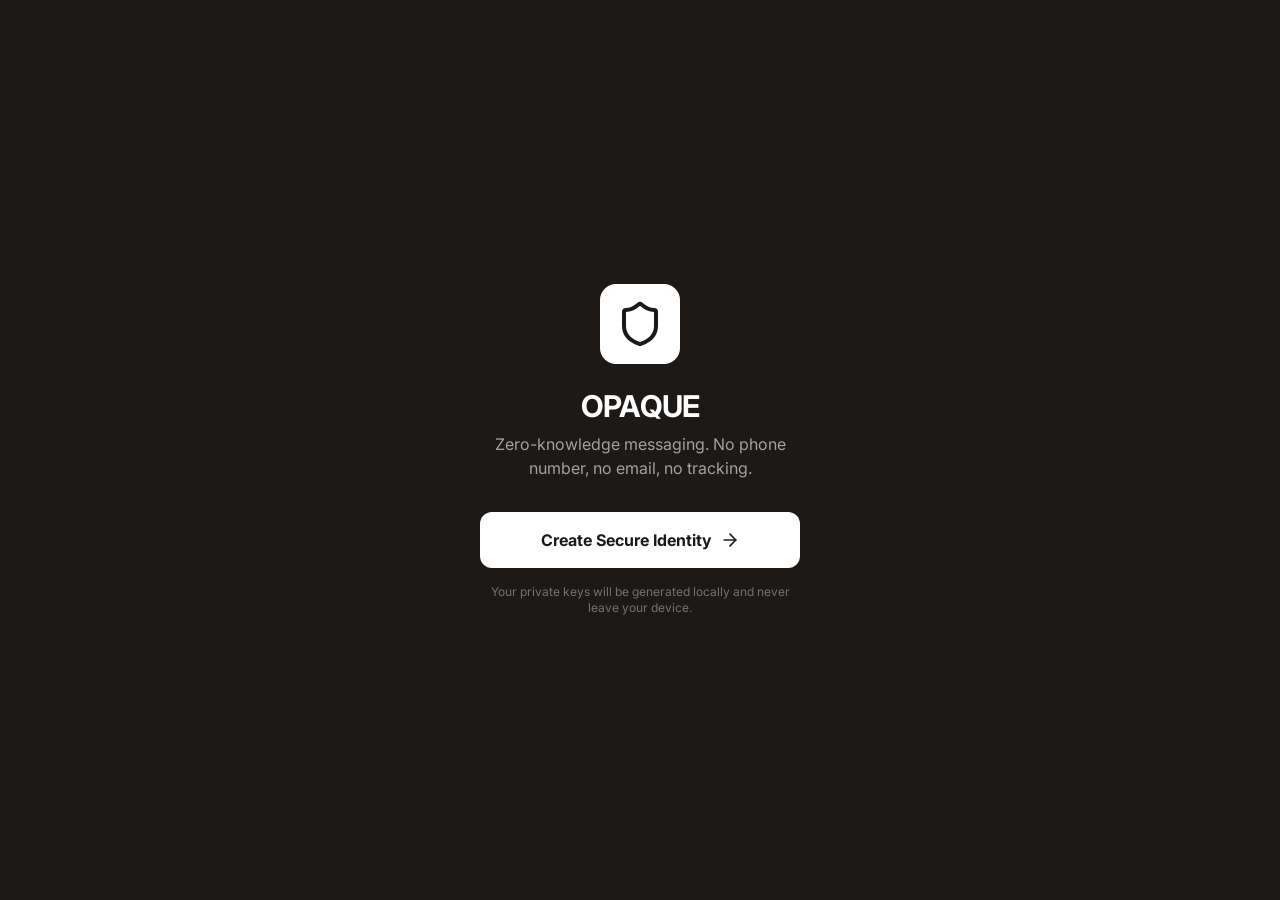
<file: index.html>
<!doctype html>
<html lang="en">
  <head>
    <meta charset="UTF-8" />
    <meta name="viewport" content="width=device-width, initial-scale=1.0, maximum-scale=1.0, user-scalable=no, viewport-fit=cover" />
    <meta name="mobile-web-app-capable" content="yes" />
    <meta name="apple-mobile-web-app-status-bar-style" content="black-translucent" />
    <title>Opaque Messenger</title>
    <script type="module" crossorigin src="./assets/index-CyYnDcI8.js"></script>
    <link rel="stylesheet" crossorigin href="./assets/index-DCQ1Fvyr.css">
  </head>
  <body>
    <div id="root"></div>
  </body>
</html>
</file>
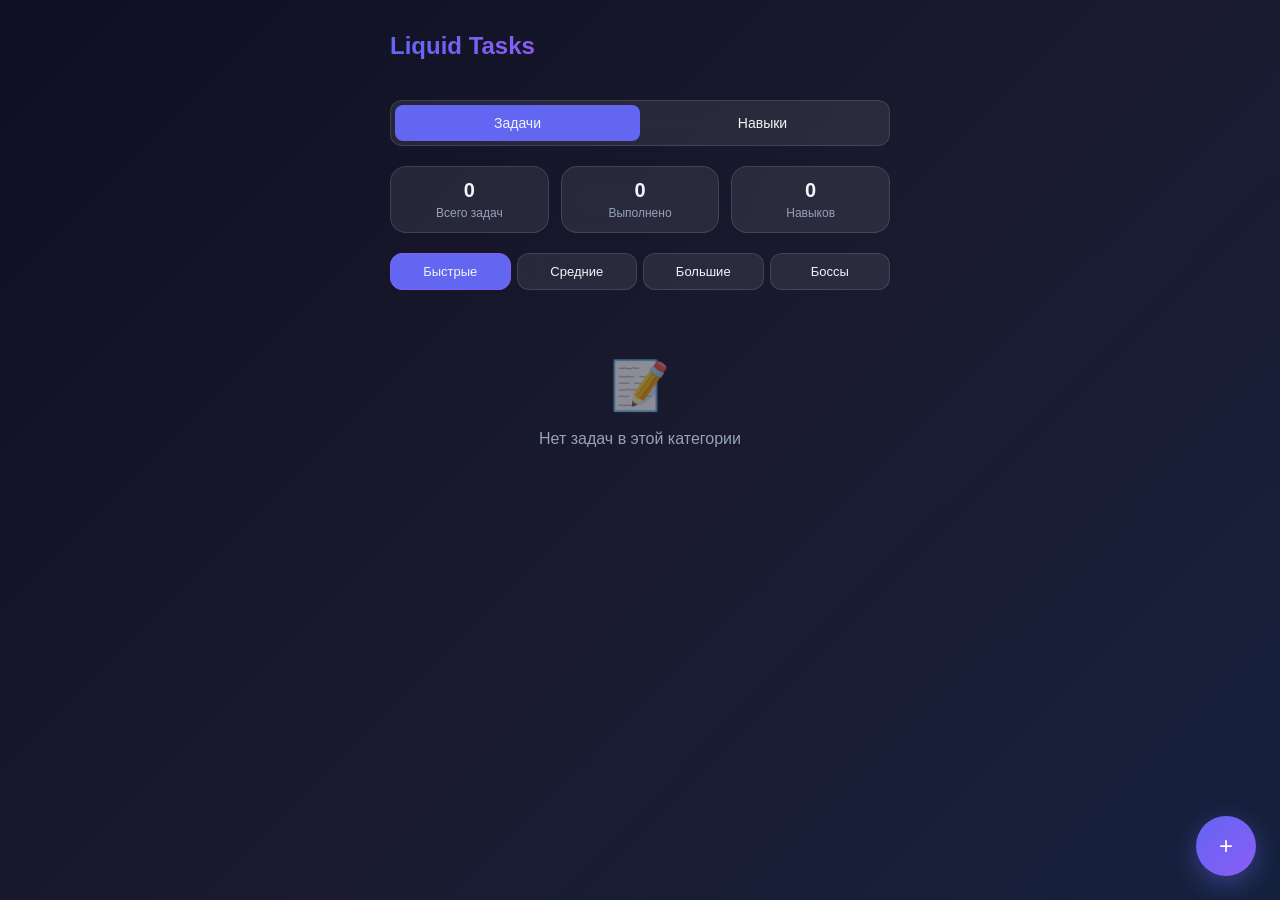
<file: 123.html>
<!DOCTYPE html>
<html lang="ru">
<head>
    <meta charset="UTF-8">
    <meta name="viewport" content="width=device-width, initial-scale=1.0">
    <title>Liquid Tasks</title>
    <script src="https://telegram.org/js/telegram-web-app.js"></script>
    <style>
        :root {
            --primary: #6366F1;
            --primary-light: #8B5CF6;
            --secondary: #06D6A0;
            --danger: #EF476F;
            --warning: #FFD166;
            --dark: #1E1E2E;
            --light: #F8FAFC;
            --glass: rgba(255, 255, 255, 0.08);
            --glass-border: rgba(255, 255, 255, 0.12);
            --text-primary: #F1F5F9;
            --text-secondary: #94A3B8;
        }

        * {
            margin: 0;
            padding: 0;
            box-sizing: border-box;
            font-family: -apple-system, BlinkMacSystemFont, 'Segoe UI', Roboto, Oxygen, Ubuntu, Cantarell, sans-serif;
        }

        body {
            background: linear-gradient(135deg, #0F0F23 0%, #1A1A2E 50%, #16213E 100%);
            color: var(--text-primary);
            min-height: 100vh;
            padding: 16px;
            padding-bottom: 90px;
        }

        .container {
            max-width: 500px;
            margin: 0 auto;
        }

        .header {
            display: flex;
            justify-content: space-between;
            align-items: center;
            margin-bottom: 24px;
            padding: 16px 0;
        }

        .app-title {
            font-size: 24px;
            font-weight: 700;
            background: linear-gradient(90deg, var(--primary), var(--primary-light));
            -webkit-background-clip: text;
            -webkit-text-fill-color: transparent;
        }

        .stats {
            display: flex;
            gap: 12px;
            margin-bottom: 20px;
        }

        .stat-item {
            flex: 1;
            background: var(--glass);
            backdrop-filter: blur(10px);
            border: 1px solid var(--glass-border);
            border-radius: 16px;
            padding: 12px;
            text-align: center;
        }

        .stat-value {
            font-size: 20px;
            font-weight: 700;
            margin-bottom: 4px;
        }

        .stat-label {
            font-size: 12px;
            color: var(--text-secondary);
        }

        .category-tabs {
            display: flex;
            gap: 6px;
            margin-bottom: 20px;
            overflow-x: hidden;
            padding-bottom: 8px;
            justify-content: space-between;
        }

        .category-tab {
            flex: 1;
            min-width: 0;
            padding: 10px 8px;
            background: var(--glass);
            backdrop-filter: blur(10px);
            border: 1px solid var(--glass-border);
            border-radius: 12px;
            font-size: 13px;
            white-space: nowrap;
            cursor: pointer;
            transition: all 0.2s ease;
            text-align: center;
            overflow: hidden;
            text-overflow: ellipsis;
        }

        .category-tab.active {
            background: var(--primary);
            border-color: var(--primary-light);
        }

        .tasks-container {
            margin-bottom: 24px;
        }

        .task-item {
            background: var(--glass);
            backdrop-filter: blur(10px);
            border: 1px solid var(--glass-border);
            border-radius: 16px;
            padding: 16px;
            margin-bottom: 12px;
            transition: all 0.2s ease;
            position: relative;
            overflow: hidden;
        }

        .task-item::before {
            content: '';
            position: absolute;
            top: 0;
            left: 0;
            width: 4px;
            height: 100%;
            background: var(--primary);
        }

        .task-item.quick::before {
            background: var(--secondary);
        }

        .task-item.medium::before {
            background: var(--warning);
        }

        .task-item.large::before {
            background: var(--primary);
        }

        .task-item.boss::before {
            background: var(--danger);
        }

        .task-header {
            display: flex;
            justify-content: space-between;
            align-items: flex-start;
            margin-bottom: 8px;
        }

        .task-title {
            font-size: 16px;
            font-weight: 600;
            flex: 1;
        }

        .task-category {
            font-size: 12px;
            padding: 4px 8px;
            border-radius: 20px;
            background: rgba(255, 255, 255, 0.1);
            margin-left: 8px;
        }

        .task-skills {
            display: flex;
            flex-wrap: wrap;
            gap: 6px;
            margin-bottom: 12px;
        }

        .skill-tag {
            font-size: 12px;
            padding: 4px 8px;
            border-radius: 12px;
            background: rgba(99, 102, 241, 0.2);
            border: 1px solid rgba(99, 102, 241, 0.3);
        }

        .task-actions {
            display: flex;
            justify-content: space-between;
            align-items: center;
        }

        .complete-btn {
            background: var(--secondary);
            color: var(--dark);
            border: none;
            border-radius: 12px;
            padding: 8px 16px;
            font-size: 14px;
            font-weight: 600;
            cursor: pointer;
            transition: all 0.2s ease;
        }

        .complete-btn:hover {
            transform: translateY(-2px);
            box-shadow: 0 4px 12px rgba(6, 214, 160, 0.3);
        }

        .skill-points {
            font-size: 14px;
            color: var(--text-secondary);
        }

        .add-btn {
            position: fixed;
            bottom: 24px;
            right: 24px;
            width: 60px;
            height: 60px;
            background: linear-gradient(135deg, var(--primary), var(--primary-light));
            border: none;
            border-radius: 50%;
            display: flex;
            align-items: center;
            justify-content: center;
            font-size: 24px;
            color: white;
            cursor: pointer;
            box-shadow: 0 8px 24px rgba(99, 102, 241, 0.4);
            transition: all 0.3s ease;
            z-index: 100;
        }

        .add-btn:hover {
            transform: scale(1.1);
            box-shadow: 0 12px 28px rgba(99, 102, 241, 0.5);
        }

        .modal {
            position: fixed;
            top: 0;
            left: 0;
            width: 100%;
            height: 100%;
            background: rgba(0, 0, 0, 0.7);
            backdrop-filter: blur(5px);
            display: flex;
            align-items: center;
            justify-content: center;
            z-index: 1000;
            padding: 16px;
            opacity: 0;
            pointer-events: none;
            transition: opacity 0.3s ease;
        }

        .modal.active {
            opacity: 1;
            pointer-events: all;
        }

        .modal-content {
            background: linear-gradient(135deg, #1E1E2E 0%, #25253A 100%);
            border-radius: 20px;
            padding: 24px;
            width: 100%;
            max-width: 400px;
            border: 1px solid var(--glass-border);
            box-shadow: 0 20px 40px rgba(0, 0, 0, 0.3);
            transform: translateY(20px);
            transition: transform 0.3s ease;
        }

        .modal.active .modal-content {
            transform: translateY(0);
        }

        .modal-header {
            display: flex;
            justify-content: space-between;
            align-items: center;
            margin-bottom: 20px;
        }

        .modal-title {
            font-size: 20px;
            font-weight: 700;
        }

        .close-btn {
            background: none;
            border: none;
            color: var(--text-secondary);
            font-size: 20px;
            cursor: pointer;
        }

        .form-group {
            margin-bottom: 16px;
        }

        .form-label {
            display: block;
            margin-bottom: 8px;
            font-size: 14px;
            color: var(--text-secondary);
        }

        .form-input, .form-select {
            width: 100%;
            padding: 12px 16px;
            background: var(--glass);
            border: 1px solid var(--glass-border);
            border-radius: 12px;
            color: var(--text-primary);
            font-size: 16px;
        }

        .skills-input-container {
            display: flex;
            gap: 8px;
        }

        .skills-input {
            flex: 1;
        }

        .add-skill-btn {
            background: var(--primary);
            border: none;
            border-radius: 12px;
            padding: 0 16px;
            color: white;
            cursor: pointer;
        }

        .selected-skills {
            display: flex;
            flex-wrap: wrap;
            gap: 8px;
            margin-top: 12px;
        }

        .selected-skill {
            display: flex;
            align-items: center;
            gap: 6px;
            background: rgba(99, 102, 241, 0.2);
            border: 1px solid rgba(99, 102, 241, 0.3);
            border-radius: 12px;
            padding: 6px 10px;
            font-size: 14px;
        }

        .remove-skill {
            background: none;
            border: none;
            color: var(--text-secondary);
            cursor: pointer;
            font-size: 16px;
        }

        .submit-btn {
            width: 100%;
            background: linear-gradient(135deg, var(--primary), var(--primary-light));
            border: none;
            border-radius: 12px;
            padding: 14px;
            color: white;
            font-size: 16px;
            font-weight: 600;
            cursor: pointer;
            margin-top: 16px;
            transition: all 0.2s ease;
        }

        .submit-btn:hover {
            transform: translateY(-2px);
            box-shadow: 0 8px 20px rgba(99, 102, 241, 0.4);
        }

        .empty-state {
            text-align: center;
            padding: 40px 20px;
            color: var(--text-secondary);
        }

        .empty-icon {
            font-size: 48px;
            margin-bottom: 16px;
            opacity: 0.5;
        }

        .skills-view {
            display: none;
        }

        .skill-item {
            background: var(--glass);
            backdrop-filter: blur(10px);
            border: 1px solid var(--glass-border);
            border-radius: 16px;
            padding: 16px;
            margin-bottom: 12px;
            display: flex;
            justify-content: space-between;
            align-items: center;
        }

        .skill-name {
            font-size: 16px;
            font-weight: 600;
        }

        .skill-level {
            font-size: 14px;
            color: var(--text-secondary);
        }

        .view-toggle {
            display: flex;
            background: var(--glass);
            backdrop-filter: blur(10px);
            border: 1px solid var(--glass-border);
            border-radius: 12px;
            padding: 4px;
            margin-bottom: 20px;
        }

        .toggle-option {
            flex: 1;
            text-align: center;
            padding: 10px;
            border-radius: 8px;
            cursor: pointer;
            font-size: 14px;
            transition: all 0.2s ease;
        }

        .toggle-option.active {
            background: var(--primary);
        }
    </style>
</head>
<body>
    <div class="container">
        <div class="header">
            <h1 class="app-title">Liquid Tasks</h1>
        </div>

        <div class="view-toggle">
            <div class="toggle-option active" data-view="tasks">Задачи</div>
            <div class="toggle-option" data-view="skills">Навыки</div>
        </div>

        <div class="stats">
            <div class="stat-item">
                <div class="stat-value" id="total-tasks">0</div>
                <div class="stat-label">Всего задач</div>
            </div>
            <div class="stat-item">
                <div class="stat-value" id="completed-tasks">0</div>
                <div class="stat-label">Выполнено</div>
            </div>
            <div class="stat-item">
                <div class="stat-value" id="total-skills">0</div>
                <div class="stat-label">Навыков</div>
            </div>
        </div>

        <div class="tasks-view">
            <div class="category-tabs">
                <div class="category-tab active" data-category="quick">Быстрые</div>
                <div class="category-tab" data-category="medium">Средние</div>
                <div class="category-tab" data-category="large">Большие</div>
                <div class="category-tab" data-category="boss">Боссы</div>
            </div>

            <div class="tasks-container" id="tasks-container">
                <!-- Tasks will be loaded here -->
            </div>
        </div>

        <div class="skills-view">
            <div class="tasks-container" id="skills-container">
                <!-- Skills will be loaded here -->
            </div>
        </div>

        <button class="add-btn" id="add-task-btn">+</button>
    </div>

    <!-- Add Task Modal -->
    <div class="modal" id="task-modal">
        <div class="modal-content">
            <div class="modal-header">
                <h2 class="modal-title">Новая задача</h2>
                <button class="close-btn" id="close-modal">&times;</button>
            </div>
            <form id="task-form">
                <div class="form-group">
                    <label class="form-label" for="task-title">Название задачи</label>
                    <input type="text" id="task-title" class="form-input" placeholder="Что нужно сделать?" required>
                </div>
                <div class="form-group">
                    <label class="form-label" for="task-category">Категория</label>
                    <select id="task-category" class="form-select">
                        <option value="quick">Быстрая (до 30 мин)</option>
                        <option value="medium">Средняя (1-2 часа)</option>
                        <option value="large">Большая (полдня)</option>
                        <option value="boss">Босс (целый день)</option>
                    </select>
                </div>
                <div class="form-group">
                    <label class="form-label">Навыки</label>
                    <div class="skills-input-container">
                        <input type="text" id="skill-input" class="form-input skills-input" placeholder="Добавить навык">
                        <button type="button" class="add-skill-btn" id="add-skill-btn">+</button>
                    </div>
                    <div class="selected-skills" id="selected-skills">
                        <!-- Selected skills will appear here -->
                    </div>
                </div>
                <button type="submit" class="submit-btn">Добавить задачу</button>
            </form>
        </div>
    </div>

    <script>
        // Initialize Telegram Web App
        const tg = window.Telegram?.WebApp;
        if (tg) {
            tg.ready();
            tg.expand();
        }

        // App State
        let state = {
            tasks: [],
            skills: {},
            currentCategory: 'quick',
            currentView: 'tasks'
        };

        // DOM Elements
        const tasksContainer = document.getElementById('tasks-container');
        const skillsContainer = document.getElementById('skills-container');
        const taskModal = document.getElementById('task-modal');
        const addTaskBtn = document.getElementById('add-task-btn');
        const closeModalBtn = document.getElementById('close-modal');
        const taskForm = document.getElementById('task-form');
        const categoryTabs = document.querySelectorAll('.category-tab');
        const viewToggles = document.querySelectorAll('.toggle-option');
        const addSkillBtn = document.getElementById('add-skill-btn');
        const skillInput = document.getElementById('skill-input');
        const selectedSkillsContainer = document.getElementById('selected-skills');
        const totalTasksEl = document.getElementById('total-tasks');
        const completedTasksEl = document.getElementById('completed-tasks');
        const totalSkillsEl = document.getElementById('total-skills');

        // Selected skills for the current task
        let selectedSkills = [];

        // Load data from localStorage
        function loadData() {
            const savedTasks = localStorage.getItem('liquidTasks');
            const savedSkills = localStorage.getItem('liquidSkills');
            
            if (savedTasks) {
                state.tasks = JSON.parse(savedTasks);
            }
            
            if (savedSkills) {
                state.skills = JSON.parse(savedSkills);
            }
            
            updateUI();
        }

        // Save data to localStorage
        function saveData() {
            localStorage.setItem('liquidTasks', JSON.stringify(state.tasks));
            localStorage.setItem('liquidSkills', JSON.stringify(state.skills));
        }

        // Update UI based on current state
        function updateUI() {
            renderTasks();
            renderSkills();
            updateStats();
        }

        // Update statistics
        function updateStats() {
            const totalTasks = state.tasks.length;
            const completedTasks = state.tasks.filter(task => task.completed).length;
            const totalSkills = Object.keys(state.skills).length;
            
            totalTasksEl.textContent = totalTasks;
            completedTasksEl.textContent = completedTasks;
            totalSkillsEl.textContent = totalSkills;
        }

        // Render tasks based on current category
        function renderTasks() {
            const filteredTasks = state.tasks.filter(task => task.category === state.currentCategory);
            
            if (filteredTasks.length === 0) {
                tasksContainer.innerHTML = `
                    <div class="empty-state">
                        <div class="empty-icon">📝</div>
                        <p>Нет задач в этой категории</p>
                    </div>
                `;
                return;
            }
            
            tasksContainer.innerHTML = filteredTasks.map(task => `
                <div class="task-item ${task.category}" data-id="${task.id}">
                    <div class="task-header">
                        <div class="task-title">${task.title}</div>
                        <div class="task-category">${getCategoryName(task.category)}</div>
                    </div>
                    ${task.skills.length > 0 ? `
                        <div class="task-skills">
                            ${task.skills.map(skill => `
                                <div class="skill-tag">${skill}</div>
                            `).join('')}
                        </div>
                    ` : ''}
                    <div class="task-actions">
                        <button class="complete-btn" data-id="${task.id}">
                            ${task.completed ? '✓ Выполнено' : 'Выполнить'}
                        </button>
                        <div class="skill-points">+${task.skills.length}</div>
                    </div>
                </div>
            `).join('');
            
            // Add event listeners to complete buttons
            document.querySelectorAll('.complete-btn').forEach(btn => {
                btn.addEventListener('click', function() {
                    const taskId = this.getAttribute('data-id');
                    completeTask(taskId);
                });
            });
        }

        // Render skills
        function renderSkills() {
            const skills = Object.entries(state.skills);
            
            if (skills.length === 0) {
                skillsContainer.innerHTML = `
                    <div class="empty-state">
                        <div class="empty-icon">🎯</div>
                        <p>Навыки появятся после выполнения задач</p>
                    </div>
                `;
                return;
            }
            
            skillsContainer.innerHTML = skills.map(([skill, level]) => `
                <div class="skill-item">
                    <div class="skill-name">${skill}</div>
                    <div class="skill-level">Уровень: ${level}</div>
                </div>
            `).join('');
        }

        // Get category name for display
        function getCategoryName(category) {
            const names = {
                'quick': 'Быстрая',
                'medium': 'Средняя',
                'large': 'Большая',
                'boss': 'Босс'
            };
            return names[category] || category;
        }

        // Complete a task
        function completeTask(taskId) {
            const taskIndex = state.tasks.findIndex(task => task.id === taskId);
            if (taskIndex === -1) return;
            
            const task = state.tasks[taskIndex];
            
            if (task.completed) {
                // If already completed, mark as incomplete and remove skill points
                task.completed = false;
                task.skills.forEach(skill => {
                    if (state.skills[skill] > 1) {
                        state.skills[skill]--;
                    } else {
                        delete state.skills[skill];
                    }
                });
            } else {
                // Mark as completed and add skill points
                task.completed = true;
                task.skills.forEach(skill => {
                    state.skills[skill] = (state.skills[skill] || 0) + 1;
                });
                
                // Add haptic feedback if available
                if (tg?.HapticFeedback?.impactOccurred) {
                    tg.HapticFeedback.impactOccurred('medium');
                }
            }
            
            saveData();
            updateUI();
        }

        // Add a new task
        function addTask(title, category, skills) {
            const newTask = {
                id: Date.now().toString(),
                title,
                category,
                skills,
                completed: false
            };
            
            state.tasks.unshift(newTask);
            saveData();
            updateUI();
        }

        // Add a skill to the current task
        function addSkillToTask(skillName) {
            if (!skillName.trim()) return;
            
            const normalizedSkill = skillName.trim().toLowerCase();
            
            if (!selectedSkills.includes(normalizedSkill)) {
                selectedSkills.push(normalizedSkill);
                renderSelectedSkills();
            }
            
            skillInput.value = '';
        }

        // Remove a skill from the current task
        function removeSkillFromTask(skillName) {
            selectedSkills = selectedSkills.filter(skill => skill !== skillName);
            renderSelectedSkills();
        }

        // Render selected skills in the modal
        function renderSelectedSkills() {
            selectedSkillsContainer.innerHTML = selectedSkills.map(skill => `
                <div class="selected-skill">
                    <span>${skill}</span>
                    <button type="button" class="remove-skill" data-skill="${skill}">&times;</button>
                </div>
            `).join('');
            
            // Add event listeners to remove buttons
            document.querySelectorAll('.remove-skill').forEach(btn => {
                btn.addEventListener('click', function() {
                    const skillToRemove = this.getAttribute('data-skill');
                    removeSkillFromTask(skillToRemove);
                });
            });
        }

        // Initialize event listeners
        function initEventListeners() {
            // Category tabs
            categoryTabs.forEach(tab => {
                tab.addEventListener('click', function() {
                    categoryTabs.forEach(t => t.classList.remove('active'));
                    this.classList.add('active');
                    state.currentCategory = this.getAttribute('data-category');
                    renderTasks();
                });
            });
            
            // View toggles
            viewToggles.forEach(toggle => {
                toggle.addEventListener('click', function() {
                    viewToggles.forEach(t => t.classList.remove('active'));
                    this.classList.add('active');
                    
                    state.currentView = this.getAttribute('data-view');
                    
                    if (state.currentView === 'tasks') {
                        document.querySelector('.tasks-view').style.display = 'block';
                        document.querySelector('.skills-view').style.display = 'none';
                    } else {
                        document.querySelector('.tasks-view').style.display = 'none';
                        document.querySelector('.skills-view').style.display = 'block';
                    }
                });
            });
            
            // Add task button
            addTaskBtn.addEventListener('click', function() {
                taskModal.classList.add('active');
            });
            
            // Close modal button
            closeModalBtn.addEventListener('click', function() {
                taskModal.classList.remove('active');
                selectedSkills = [];
                renderSelectedSkills();
            });
            
            // Task form submission
            taskForm.addEventListener('submit', function(e) {
                e.preventDefault();
                
                const title = document.getElementById('task-title').value;
                const category = document.getElementById('task-category').value;
                
                if (!title.trim()) return;
                
                addTask(title, category, [...selectedSkills]);
                
                // Reset form
                taskForm.reset();
                selectedSkills = [];
                renderSelectedSkills();
                taskModal.classList.remove('active');
            });
            
            // Add skill button
            addSkillBtn.addEventListener('click', function() {
                addSkillToTask(skillInput.value);
            });
            
            // Add skill on Enter key
            skillInput.addEventListener('keypress', function(e) {
                if (e.key === 'Enter') {
                    e.preventDefault();
                    addSkillToTask(this.value);
                }
            });
        }

        // Initialize the app
        function init() {
            loadData();
            initEventListeners();
        }

        // Start the app
        init();
    </script>
</body>
</html>
</file>
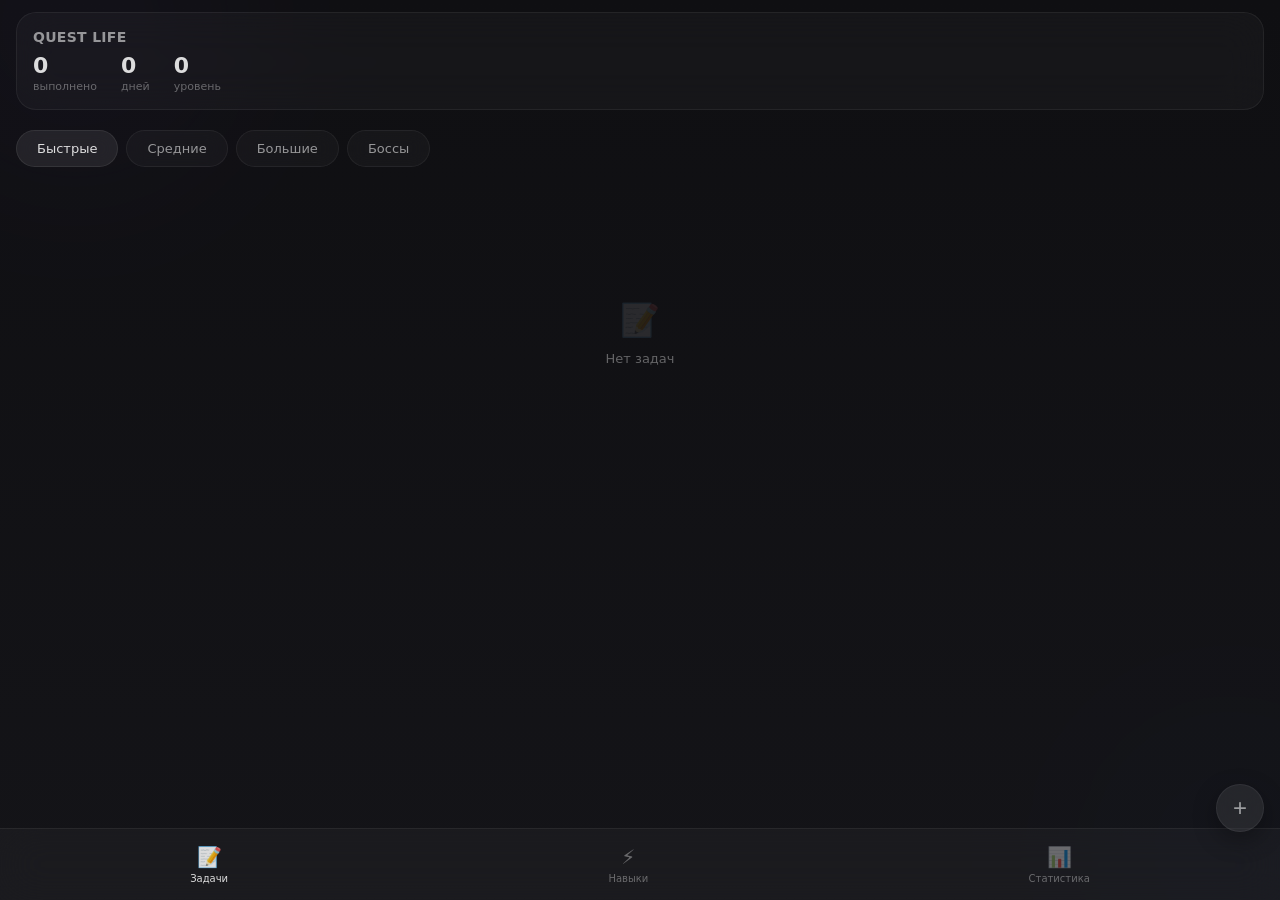
<file: deepseek_html_20251016_0d096f (5).html>
<!DOCTYPE html>
<html lang="ru">
<head>
    <meta charset="UTF-8">
    <meta name="viewport" content="width=device-width, initial-scale=1.0, maximum-scale=1.0, user-scalable=no, viewport-fit=cover">
    <meta name="apple-mobile-web-app-capable" content="yes">
    <meta name="apple-mobile-web-app-status-bar-style" content="black-translucent">
    <title>Quest Life</title>
    <script src="https://telegram.org/js/telegram-web-app.js"></script>
    <style>
        :root {
            --bg-primary: #0f0f12;
            --bg-secondary: #1a1a1f;
            --glass-white: rgba(255, 255, 255, 0.03);
            --glass-light: rgba(255, 255, 255, 0.05);
            --glass-medium: rgba(255, 255, 255, 0.08);
            --border-glass: rgba(255, 255, 255, 0.06);
            --text-primary: rgba(255, 255, 255, 0.85);
            --text-secondary: rgba(255, 255, 255, 0.55);
            --text-tertiary: rgba(255, 255, 255, 0.35);
            --accent-muted: rgba(139, 92, 246, 0.15);
            --accent-soft: rgba(139, 92, 246, 0.25);
            --success-muted: rgba(74, 222, 128, 0.15);
            --success-soft: rgba(74, 222, 128, 0.25);
            --safe-top: env(safe-area-inset-top);
            --safe-bottom: env(safe-area-inset-bottom);
        }

        * {
            margin: 0;
            padding: 0;
            box-sizing: border-box;
            -webkit-tap-highlight-color: transparent;
            -webkit-user-select: none;
            user-select: none;
        }

        *::-webkit-scrollbar { display: none; }
        * { 
            -ms-overflow-style: none;
            scrollbar-width: none;
        }

        html, body {
            height: 100%;
            overflow: hidden;
            position: fixed;
            width: 100%;
        }

        body {
            font-family: -apple-system, BlinkMacSystemFont, 'SF Pro Display', system-ui, sans-serif;
            background: var(--bg-primary);
            color: var(--text-primary);
        }

        /* Subtle liquid glass background */
        .bg-layer {
            position: fixed;
            inset: 0;
            z-index: 0;
            background: linear-gradient(180deg, #0f0f12 0%, #141418 100%);
        }

        .glass-orbs {
            position: absolute;
            inset: 0;
            overflow: hidden;
            opacity: 0.4;
        }

        .orb {
            position: absolute;
            border-radius: 50%;
            filter: blur(100px);
        }

        .orb-1 {
            width: 350px;
            height: 350px;
            background: radial-gradient(circle, rgba(139, 92, 246, 0.15), transparent);
            top: -150px;
            left: -100px;
            animation: float-slow 30s infinite ease-in-out;
        }

        .orb-2 {
            width: 300px;
            height: 300px;
            background: radial-gradient(circle, rgba(59, 130, 246, 0.1), transparent);
            bottom: -100px;
            right: -100px;
            animation: float-slow 25s infinite ease-in-out reverse;
        }

        @keyframes float-slow {
            0%, 100% { transform: translate(0, 0); }
            50% { transform: translate(20px, -20px); }
        }

        /* Main layout */
        .app {
            position: relative;
            height: 100vh;
            display: flex;
            flex-direction: column;
            z-index: 1;
        }

        /* Compact header */
        .header {
            padding: calc(var(--safe-top) + 12px) 16px 12px;
        }

        .header-card {
            background: var(--glass-white);
            backdrop-filter: blur(20px);
            -webkit-backdrop-filter: blur(20px);
            border-radius: 20px;
            border: 1px solid var(--border-glass);
            padding: 16px;
        }

        .app-name {
            font-size: 14px;
            font-weight: 600;
            color: var(--text-secondary);
            letter-spacing: 0.3px;
            margin-bottom: 8px;
        }

        .stats-row {
            display: flex;
            gap: 24px;
        }

        .stat {
            display: flex;
            flex-direction: column;
            gap: 2px;
        }

        .stat-value {
            font-size: 22px;
            font-weight: 600;
            color: var(--text-primary);
            letter-spacing: -0.5px;
        }

        .stat-label {
            font-size: 11px;
            color: var(--text-tertiary);
            text-transform: lowercase;
        }

        /* Tab bar */
        .tabs {
            padding: 8px 16px;
            display: flex;
            gap: 8px;
            overflow-x: auto;
        }

        .tab {
            flex-shrink: 0;
            padding: 10px 20px;
            background: var(--glass-white);
            backdrop-filter: blur(10px);
            -webkit-backdrop-filter: blur(10px);
            border: 1px solid var(--border-glass);
            border-radius: 100px;
            font-size: 13px;
            font-weight: 500;
            color: var(--text-secondary);
            transition: all 0.2s ease;
        }

        .tab.active {
            background: var(--glass-medium);
            color: var(--text-primary);
            border-color: rgba(255, 255, 255, 0.08);
        }

        /* Content area */
        .content {
            flex: 1;
            overflow: hidden;
            position: relative;
        }

        .tasks-container {
            height: 100%;
            overflow-y: auto;
            padding: 8px 16px 90px;
        }

        /* Task cards */
        .task {
            background: var(--glass-white);
            backdrop-filter: blur(10px);
            -webkit-backdrop-filter: blur(10px);
            border: 1px solid var(--border-glass);
            border-radius: 16px;
            padding: 14px;
            margin-bottom: 8px;
            transition: all 0.3s ease;
            transform: translateX(0);
        }

        .task.completed {
            opacity: 0.4;
        }

        .task-body {
            display: flex;
            gap: 12px;
            align-items: flex-start;
        }

        .task-check {
            width: 20px;
            height: 20px;
            border-radius: 6px;
            border: 1.5px solid rgba(255, 255, 255, 0.15);
            background: var(--glass-white);
            flex-shrink: 0;
            margin-top: 1px;
            transition: all 0.2s ease;
            position: relative;
        }

        .task-check.checked {
            background: var(--success-muted);
            border-color: var(--success-soft);
        }

        .task-check.checked::after {
            content: '✓';
            position: absolute;
            inset: 0;
            display: flex;
            align-items: center;
            justify-content: center;
            font-size: 12px;
            color: var(--text-primary);
        }

        .task-content {
            flex: 1;
            min-width: 0;
        }

        .task-title {
            font-size: 14px;
            font-weight: 500;
            color: var(--text-primary);
            line-height: 1.4;
            margin-bottom: 4px;
        }

        .task-desc {
            font-size: 12px;
            color: var(--text-tertiary);
            line-height: 1.4;
            margin-bottom: 6px;
        }

        .task-tags {
            display: flex;
            gap: 6px;
            flex-wrap: wrap;
        }

        .task-tag {
            padding: 3px 8px;
            background: var(--accent-muted);
            border-radius: 100px;
            font-size: 11px;
            color: var(--text-secondary);
        }

        /* Progress bar */
        .task-progress {
            margin-top: 10px;
            height: 4px;
            background: var(--glass-light);
            border-radius: 100px;
            overflow: hidden;
        }

        .task-progress-fill {
            height: 100%;
            background: linear-gradient(90deg, var(--accent-soft), var(--success-soft));
            border-radius: 100px;
            transition: width 0.5s ease;
        }

        /* Empty state */
        .empty {
            display: flex;
            flex-direction: column;
            align-items: center;
            justify-content: center;
            height: 300px;
            color: var(--text-tertiary);
        }

        .empty-icon {
            font-size: 32px;
            margin-bottom: 12px;
            opacity: 0.3;
        }

        .empty-text {
            font-size: 13px;
        }

        /* FAB */
        .fab {
            position: fixed;
            bottom: calc(68px + var(--safe-bottom));
            right: 16px;
            width: 48px;
            height: 48px;
            background: var(--glass-medium);
            backdrop-filter: blur(20px);
            -webkit-backdrop-filter: blur(20px);
            border: 1px solid var(--border-glass);
            border-radius: 50%;
            display: flex;
            align-items: center;
            justify-content: center;
            font-size: 24px;
            color: var(--text-secondary);
            box-shadow: 0 8px 24px rgba(0, 0, 0, 0.3);
            transition: all 0.2s ease;
            z-index: 100;
        }

        .fab:active {
            transform: scale(0.9);
        }

        /* Bottom navigation */
        .bottom-nav {
            position: fixed;
            bottom: 0;
            left: 0;
            right: 0;
            background: var(--glass-white);
            backdrop-filter: blur(20px);
            -webkit-backdrop-filter: blur(20px);
            border-top: 1px solid var(--border-glass);
            padding: 8px 0 calc(8px + var(--safe-bottom));
            z-index: 90;
        }

        .nav-items {
            display: flex;
            justify-content: space-around;
        }

        .nav-item {
            padding: 8px 16px;
            display: flex;
            flex-direction: column;
            align-items: center;
            gap: 4px;
            color: var(--text-tertiary);
            transition: all 0.2s ease;
        }

        .nav-item.active {
            color: var(--text-primary);
        }

        .nav-icon {
            font-size: 20px;
        }

        .nav-label {
            font-size: 10px;
            font-weight: 500;
        }

        /* Modal */
        .modal {
            position: fixed;
            inset: 0;
            background: rgba(0, 0, 0, 0.6);
            backdrop-filter: blur(4px);
            -webkit-backdrop-filter: blur(4px);
            z-index: 200;
            display: none;
            align-items: flex-end;
        }

        .modal.show {
            display: flex;
        }

        .modal-sheet {
            width: 100%;
            background: var(--bg-secondary);
            border-radius: 24px 24px 0 0;
            padding: 24px 20px calc(24px + var(--safe-bottom));
            transform: translateY(100%);
            transition: transform 0.3s cubic-bezier(0.4, 0, 0.2, 1);
        }

        .modal.show .modal-sheet {
            transform: translateY(0);
        }

        .modal-handle {
            width: 36px;
            height: 4px;
            background: var(--glass-medium);
            border-radius: 2px;
            margin: 0 auto 20px;
        }

        .modal-title {
            font-size: 18px;
            font-weight: 600;
            color: var(--text-primary);
            margin-bottom: 20px;
        }

        .form-group {
            margin-bottom: 16px;
        }

        .form-label {
            font-size: 12px;
            color: var(--text-secondary);
            margin-bottom: 6px;
            display: block;
        }

        .form-input {
            width: 100%;
            padding: 12px 14px;
            background: var(--glass-white);
            border: 1px solid var(--border-glass);
            border-radius: 12px;
            color: var(--text-primary);
            font-size: 14px;
            transition: all 0.2s ease;
        }

        .form-input:focus {
            outline: none;
            background: var(--glass-light);
            border-color: rgba(255, 255, 255, 0.1);
        }

        .skill-options {
            display: flex;
            flex-direction: column;
            gap: 8px;
            max-height: 200px;
            overflow-y: auto;
        }

        .skill-opt {
            padding: 12px;
            background: var(--glass-white);
            border: 1px solid var(--border-glass);
            border-radius: 12px;
            display: flex;
            align-items: center;
            gap: 10px;
            transition: all 0.2s ease;
        }

        .skill-opt.selected {
            background: var(--accent-muted);
            border-color: var(--accent-soft);
        }

        .skill-opt-icon {
            font-size: 20px;
        }

        .skill-opt-name {
            font-size: 14px;
            color: var(--text-primary);
        }
        
        .add-skill-btn {
            padding: 12px;
            background: var(--glass-light);
            border: 1px dashed var(--border-glass);
            border-radius: 12px;
            display: flex;
            align-items: center;
            justify-content: center;
            gap: 8px;
            color: var(--text-secondary);
            font-size: 13px;
            transition: all 0.2s ease;
        }

        .add-skill-btn:active {
            transform: scale(0.97);
        }

        .modal-actions {
            display: flex;
            gap: 12px;
            margin-top: 24px;
        }

        .btn {
            flex: 1;
            padding: 14px;
            border-radius: 12px;
            font-size: 14px;
            font-weight: 500;
            border: none;
            transition: all 0.2s ease;
        }

        .btn-cancel {
            background: var(--glass-white);
            color: var(--text-secondary);
        }

        .btn-save {
            background: var(--glass-medium);
            color: var(--text-primary);
        }

        .btn:active {
            transform: scale(0.97);
        }

        /* Notification */
        .toast {
            position: fixed;
            top: calc(var(--safe-top) + 16px);
            left: 50%;
            transform: translateX(-50%) translateY(-100px);
            background: var(--glass-medium);
            backdrop-filter: blur(20px);
            -webkit-backdrop-filter: blur(20px);
            border: 1px solid var(--border-glass);
            border-radius: 12px;
            padding: 12px 20px;
            font-size: 13px;
            color: var(--text-primary);
            box-shadow: 0 8px 24px rgba(0, 0, 0, 0.3);
            z-index: 300;
            opacity: 0;
            transition: all 0.3s ease;
        }

        .toast.show {
            transform: translateX(-50%) translateY(0);
            opacity: 1;
        }

        /* Skills view */
        .skills-view {
            padding: 8px 16px 90px;
            display: none;
        }

        .skills-view.active {
            display: block;
        }

        .skill-card {
            background: var(--glass-white);
            backdrop-filter: blur(10px);
            -webkit-backdrop-filter: blur(10px);
            border: 1px solid var(--border-glass);
            border-radius: 16px;
            padding: 20px;
            margin-bottom: 12px;
        }

        .skill-header {
            display: flex;
            align-items: center;
            gap: 16px;
            margin-bottom: 12px;
        }

        .skill-icon-large {
            font-size: 36px;
        }

        .skill-info {
            flex: 1;
        }

        .skill-name {
            font-size: 16px;
            font-weight: 600;
            color: var(--text-primary);
            margin-bottom: 4px;
        }

        .skill-level {
            font-size: 24px;
            font-weight: 600;
            color: var(--text-secondary);
        }

        .skill-progress {
            height: 6px;
            background: var(--glass-light);
            border-radius: 100px;
            overflow: hidden;
        }

        .skill-progress-fill {
            height: 100%;
            background: linear-gradient(90deg, var(--accent-soft), var(--success-soft));
            border-radius: 100px;
            transition: width 0.5s ease;
        }
    </style>
</head>
<body>
    <!-- Background -->
    <div class="bg-layer">
        <div class="glass-orbs">
            <div class="orb orb-1"></div>
            <div class="orb orb-2"></div>
        </div>
    </div>

    <!-- App -->
    <div class="app">
        <!-- Header -->
        <div class="header">
            <div class="header-card">
                <div class="app-name">QUEST LIFE</div>
                <div class="stats-row">
                    <div class="stat">
                        <div class="stat-value" id="statCompleted">0</div>
                        <div class="stat-label">выполнено</div>
                    </div>
                    <div class="stat">
                        <div class="stat-value" id="statStreak">0</div>
                        <div class="stat-label">дней</div>
                    </div>
                    <div class="stat">
                        <div class="stat-value" id="statLevel">0</div>
                        <div class="stat-label">уровень</div>
                    </div>
                </div>
            </div>
        </div>

        <!-- Tabs -->
        <div class="tabs">
            <div class="tab active" data-cat="near">Быстрые</div>
            <div class="tab" data-cat="medium">Средние</div>
            <div class="tab" data-cat="big">Большие</div>
            <div class="tab" data-cat="boss">Боссы</div>
        </div>

        <!-- Content -->
        <div class="content">
            <div class="tasks-container" id="tasksContainer"></div>
            <div class="skills-view" id="skillsView"></div>
        </div>
    </div>

    <!-- FAB -->
    <button class="fab" onclick="openModal()">+</button>

    <!-- Bottom Navigation -->
    <div class="bottom-nav">
        <div class="nav-items">
            <div class="nav-item active" data-view="tasks">
                <div class="nav-icon">📝</div>
                <div class="nav-label">Задачи</div>
            </div>
            <div class="nav-item" data-view="skills">
                <div class="nav-icon">⚡</div>
                <div class="nav-label">Навыки</div>
            </div>
            <div class="nav-item" data-view="stats">
                <div class="nav-icon">📊</div>
                <div class="nav-label">Статистика</div>
            </div>
        </div>
    </div>

    <!-- Modal -->
    <div class="modal" id="modal">
        <div class="modal-sheet">
            <div class="modal-handle"></div>
            <div class="modal-title">Новая задача</div>
            
            <div class="form-group">
                <label class="form-label">Название</label>
                <input type="text" class="form-input" id="inputTitle" placeholder="Что нужно сделать?">
            </div>
            
            <div class="form-group">
                <label class="form-label">Описание</label>
                <input type="text" class="form-input" id="inputDesc" placeholder="Детали (необязательно)">
            </div>
            
            <div class="form-group">
                <label class="form-label">Навык</label>
                <div class="skill-options" id="skillOptions"></div>
                <div class="add-skill-btn" onclick="openSkillModal()">+ Добавить навык</div>
            </div>
            
            <div class="modal-actions">
                <button class="btn btn-cancel" onclick="closeModal()">Отмена</button>
                <button class="btn btn-save" onclick="saveTask()">Сохранить</button>
            </div>
        </div>
    </div>
    
    <!-- Skill Modal -->
    <div class="modal" id="skillModal">
        <div class="modal-sheet">
            <div class="modal-handle"></div>
            <div class="modal-title">Новый навык</div>
            
            <div class="form-group">
                <label class="form-label">Эмоджи</label>
                <input type="text" class="form-input" id="skillEmoji" placeholder="🎯" maxlength="2" style="text-align: center; font-size: 24px;">
            </div>
            
            <div class="form-group">
                <label class="form-label">Название навыка</label>
                <input type="text" class="form-input" id="skillName" placeholder="Например: Чтение книг">
            </div>
            
            <div class="modal-actions">
                <button class="btn btn-cancel" onclick="closeSkillModal()">Отмена</button>
                <button class="btn btn-save" onclick="saveSkill()">Добавить</button>
            </div>
        </div>
    </div>

    <!-- Toast -->
    <div class="toast" id="toast"></div>

    <script>
    // ПРОСТОЙ И РАБОЧИЙ КОД - как в той версии
    let currentCategory = 'near';
    let selectedSkill = null;

    let tasks = {
        near: [],
        medium: [],
        big: [],
        boss: []
    };

    let stats = {
        completed: 0,
        streak: 0,
        skills: {}
    };

    let skills = {
        piano: { name: 'Игра на пианино', icon: '🎹' }
    };

    // Загрузка при старте
    document.addEventListener('DOMContentLoaded', () => {
        loadData();
        renderTasks();
        renderSkills();
        updateStats();
        initTabs();
        initNav();
    });

    // ТАБЫ
    function initTabs() {
        document.querySelectorAll('.tab').forEach(tab => {
            tab.addEventListener('click', () => {
                document.querySelectorAll('.tab').forEach(t => t.classList.remove('active'));
                tab.classList.add('active');
                currentCategory = tab.dataset.cat;
                renderTasks();
            });
        });
    }

    // НАВИГАЦИЯ
    function initNav() {
        document.querySelectorAll('.nav-item').forEach(item => {
            item.addEventListener('click', () => {
                document.querySelectorAll('.nav-item').forEach(i => i.classList.remove('active'));
                item.classList.add('active');
                
                const view = item.dataset.view;
                if (view === 'skills') {
                    document.getElementById('tasksContainer').style.display = 'none';
                    document.querySelector('.tabs').style.display = 'none';
                    document.getElementById('skillsView').classList.add('active');
                    updateSkillsView();
                } else {
                    document.getElementById('tasksContainer').style.display = 'block';
                    document.querySelector('.tabs').style.display = 'flex';
                    document.getElementById('skillsView').classList.remove('active');
                }
            });
        });
    }

    // НАВЫКИ В МОДАЛКЕ
    function renderSkills() {
        const container = document.getElementById('skillOptions');
        container.innerHTML = Object.entries(skills).map(([id, skill]) => `
            <div class="skill-opt" data-skill="${id}" onclick="selectSkill('${id}')">
                <div class="skill-opt-icon">${skill.icon}</div>
                <div class="skill-opt-name">${skill.name}</div>
            </div>
        `).join('');
    }

    function selectSkill(skillId) {
        document.querySelectorAll('.skill-opt').forEach(o => o.classList.remove('selected'));
        document.querySelector(`[data-skill="${skillId}"]`).classList.add('selected');
        selectedSkill = skillId;
    }

    // МОДАЛКИ
    function openModal() {
        document.getElementById('modal').classList.add('show');
    }

    function closeModal() {
        document.getElementById('modal').classList.remove('show');
    }

    function openSkillModal() {
        document.getElementById('skillModal').classList.add('show');
    }

    function closeSkillModal() {
        document.getElementById('skillModal').classList.remove('show');
    }

    function saveSkill() {
        const emoji = document.getElementById('skillEmoji').value.trim();
        const name = document.getElementById('skillName').value.trim();
        
        if (!emoji || !name) {
            showToast('Заполните все поля');
            return;
        }
        
        const skillId = 'skill_' + Date.now();
        skills[skillId] = { name, icon: emoji };
        stats.skills[skillId] = 0;
        
        saveData();
        renderSkills();
        updateSkillsView();
        closeSkillModal();
        showToast('Навык добавлен');
    }

    function saveTask() {
        const title = document.getElementById('inputTitle').value.trim();
        if (!title) {
            showToast('Введите название');
            return;
        }
        
        const task = {
            id: Date.now(),
            title,
            description: document.getElementById('inputDesc').value.trim(),
            completed: false,
            skill: selectedSkill,
            category: currentCategory
        };
        
        tasks[currentCategory].push(task);
        saveData();
        renderTasks();
        closeModal();
        showToast('Задача добавлена');
    }

    // РЕНДЕР ЗАДАЧ - С ДОБАВЛЕНИЕМ СВАЙПА
    function renderTasks() {
        const container = document.getElementById('tasksContainer');
        const categoryTasks = tasks[currentCategory];
        
        if (categoryTasks.length === 0) {
            container.innerHTML = `
                <div class="empty">
                    <div class="empty-icon">📝</div>
                    <div class="empty-text">Нет задач</div>
                </div>
            `;
            return;
        }
        
        container.innerHTML = categoryTasks.map(task => {
            const progress = calculateProgress(task);
            const skillInfo = task.skill && skills[task.skill] ? skills[task.skill] : null;
            return `
                <div class="task ${task.completed ? 'completed' : ''}" data-id="${task.id}">
                    <div class="task-body">
                        <div class="task-check ${task.completed ? 'checked' : ''}" onclick="toggleTask(${task.id})"></div>
                        <div class="task-content">
                            <div class="task-title">${task.title}</div>
                            ${task.description ? `<div class="task-desc">${task.description}</div>` : ''}
                            <div class="task-tags">
                                ${skillInfo ? `<div class="task-tag">${skillInfo.icon} +1</div>` : ''}
                            </div>
                            ${progress > 0 ? `
                                <div class="task-progress">
                                    <div class="task-progress-fill" style="width: ${progress}%"></div>
                                </div>
                            ` : ''}
                        </div>
                    </div>
                </div>
            `;
        }).join('');
        
        // ИНИЦИАЛИЗАЦИЯ СВАЙПА ПОСЛЕ РЕНДЕРА
        initSwipe();
    }

    // ПЕРЕКЛЮЧЕНИЕ ЗАДАЧИ
    function toggleTask(id) {
        const task = tasks[currentCategory].find(t => t.id === id);
        if (!task) return;
        
        task.completed = !task.completed;
        
        if (task.completed) {
            stats.completed++;
            if (task.skill && stats.skills[task.skill] !== undefined) {
                stats.skills[task.skill]++;
            }
            showToast('Выполнено! +1 опыт');
        } else {
            stats.completed--;
            if (task.skill && stats.skills[task.skill] !== undefined) {
                stats.skills[task.skill] = Math.max(0, stats.skills[task.skill] - 1);
            }
        }
        
        saveData();
        renderTasks();
        updateStats();
        updateSkillsView();
    }

    // УДАЛЕНИЕ ЗАДАЧИ - ПРОСТАЯ И РАБОЧАЯ ВЕРСИЯ
    function deleteTask(id) {
        console.log('Удаляем задачу:', id);
        
        // Ищем задачу в текущей категории
        const taskIndex = tasks[currentCategory].findIndex(t => t.id === id);
        if (taskIndex === -1) return;
        
        const task = tasks[currentCategory][taskIndex];
        
        // Обновляем статистику
        if (task.completed) {
            stats.completed = Math.max(0, stats.completed - 1);
            if (task.skill && stats.skills[task.skill] !== undefined) {
                stats.skills[task.skill] = Math.max(0, stats.skills[task.skill] - 1);
            }
        }
        
        // УДАЛЯЕМ ЗАДАЧУ
        tasks[currentCategory].splice(taskIndex, 1);
        
        saveData();
        renderTasks();
        updateStats();
        updateSkillsView();
        showToast('Задача удалена');
    }

    // СВАЙП ДЛЯ УДАЛЕНИЯ - РАБОЧАЯ ВЕРСИЯ
    function initSwipe() {
        const tasks = document.querySelectorAll('.task');
        
        tasks.forEach(task => {
            let startX = 0;
            let currentX = 0;
            let isSwiping = false;
            
            task.addEventListener('touchstart', e => {
                startX = e.touches[0].clientX;
                isSwiping = true;
                task.style.transition = 'none';
            });
            
            task.addEventListener('touchmove', e => {
                if (!isSwiping) return;
                
                currentX = e.touches[0].clientX;
                const diff = currentX - startX;
                
                // Свайп только влево
                if (diff < 0) {
                    const translate = Math.max(diff, -100);
                    task.style.transform = `translateX(${translate}px)`;
                    
                    // Индикация готовности к удалению
                    if (Math.abs(diff) > 60) {
                        task.style.opacity = '0.5';
                    } else {
                        task.style.opacity = '1';
                    }
                }
            });
            
            task.addEventListener('touchend', e => {
                if (!isSwiping) return;
                
                const diff = currentX - startX;
                task.style.transition = 'all 0.3s ease';
                
                // Удаление при свайпе больше порога
                if (Math.abs(diff) > 60) {
                    // Анимация удаления
                    task.style.transform = 'translateX(-100%)';
                    task.style.opacity = '0';
                    
                    // Удаление после анимации
                    setTimeout(() => {
                        const taskId = parseInt(task.dataset.id);
                        deleteTask(taskId);
                    }, 300);
                } else {
                    // Возврат на место
                    task.style.transform = 'translateX(0)';
                    task.style.opacity = '1';
                }
                
                isSwiping = false;
            });
        });
    }

    // ВСПОМОГАТЕЛЬНЫЕ ФУНКЦИИ
    function calculateProgress(task) {
        if (!task.subtasks || task.subtasks.length === 0) return 0;
        const completed = task.subtasks.filter(st => {
            const subtask = tasks[st.category]?.find(t => t.id === st.id);
            return subtask?.completed;
        }).length;
        return Math.round((completed / task.subtasks.length) * 100);
    }

    function showToast(text) {
        const toast = document.getElementById('toast');
        toast.textContent = text;
        toast.classList.add('show');
        setTimeout(() => toast.classList.remove('show'), 2000);
    }

    // ОБНОВЛЕНИЕ ИНТЕРФЕЙСА
    function updateStats() {
        document.getElementById('statCompleted').textContent = stats.completed;
        document.getElementById('statStreak').textContent = stats.streak;
        
        let totalExp = 0;
        Object.values(stats.skills).forEach(exp => {
            totalExp += exp;
        });
        document.getElementById('statLevel').textContent = Math.floor(totalExp / 10);
    }

    function updateSkillsView() {
        const container = document.getElementById('skillsView');
        
        const skillCards = Object.entries(skills).map(([id, skill]) => {
            const exp = stats.skills[id] || 0;
            const level = Math.floor(exp / 10);
            const progress = (exp % 10) * 10;
            
            return `
                <div class="skill-card">
                    <div class="skill-header">
                        <div class="skill-icon-large">${skill.icon}</div>
                        <div class="skill-info">
                            <div class="skill-name">${skill.name}</div>
                            <div class="skill-level">Уровень ${level}</div>
                        </div>
                    </div>
                    <div class="skill-progress">
                        <div class="skill-progress-fill" style="width: ${progress}%"></div>
                    </div>
                </div>
            `;
        }).join('');
        
        container.innerHTML = skillCards;
    }

    // СОХРАНЕНИЕ И ЗАГРУЗКА
    function saveData() {
        localStorage.setItem('questTasks', JSON.stringify(tasks));
        localStorage.setItem('questStats', JSON.stringify(stats));
        localStorage.setItem('questSkills', JSON.stringify(skills));
    }

    function loadData() {
        const savedTasks = localStorage.getItem('questTasks');
        const savedStats = localStorage.getItem('questStats');
        const savedSkills = localStorage.getItem('questSkills');
        
        if (savedTasks) tasks = JSON.parse(savedTasks);
        if (savedStats) stats = JSON.parse(savedStats);
        if (savedSkills) skills = JSON.parse(savedSkills);
        
        // Инициализируем навыки в статистике
        Object.keys(skills).forEach(skillId => {
            if (stats.skills[skillId] === undefined) {
                stats.skills[skillId] = 0;
            }
        });
    }

    // ЗАКРЫТИЕ МОДАЛОК
    document.getElementById('modal').addEventListener('click', e => {
        if (e.target.id === 'modal') closeModal();
    });
    
    document.getElementById('skillModal').addEventListener('click', e => {
        if (e.target.id === 'skillModal') closeSkillModal();
    });
    </script>
</body>
</html>
</file>
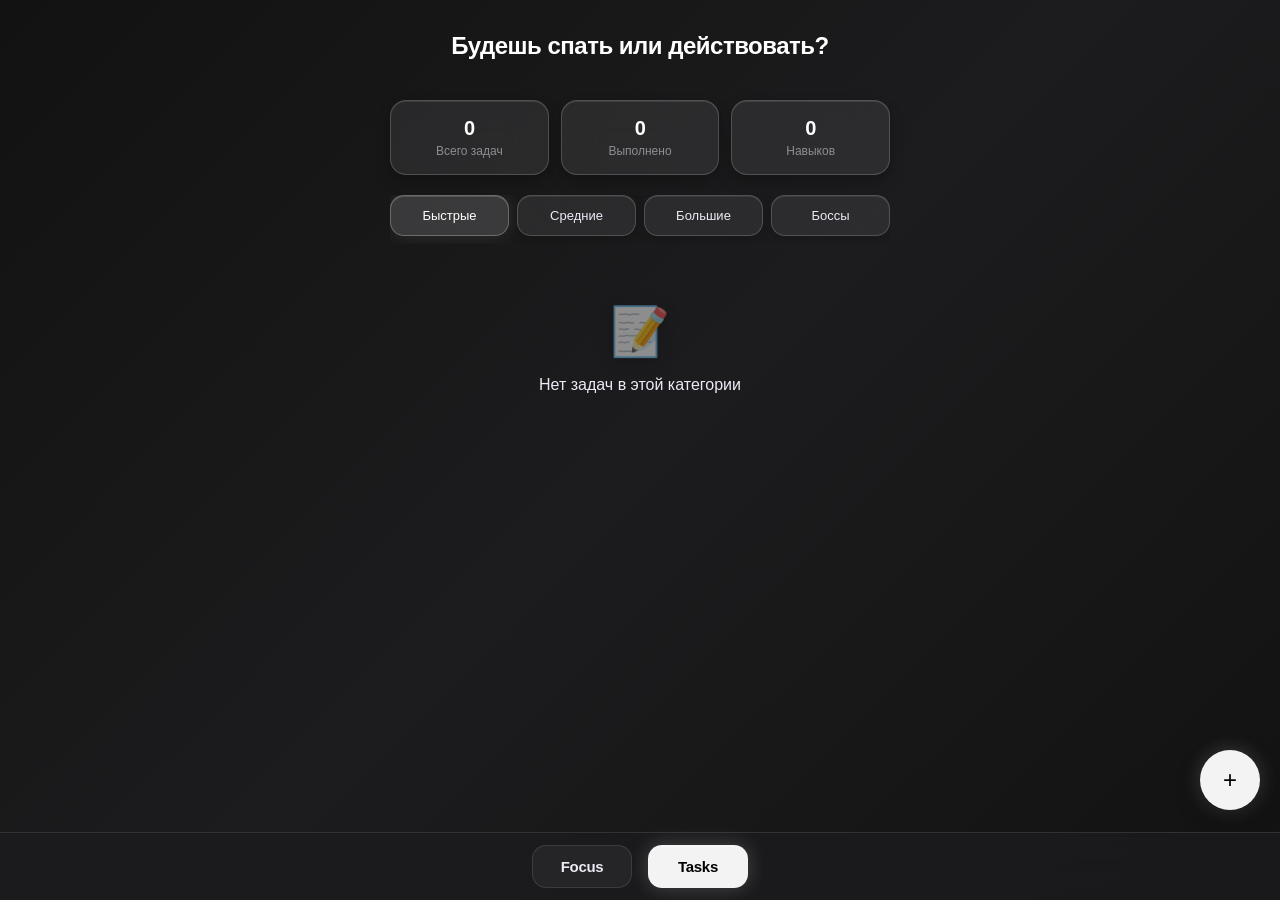
<file: deepseek_html_20251114_8cac82.html>
<!DOCTYPE html>
<html lang="ru">
<head>
    <meta charset="UTF-8">
    <meta name="viewport" content="width=device-width, initial-scale=1.0, maximum-scale=1.0, user-scalable=no">
    <title>Мотивации НЕТ</title>
    <script src="https://telegram.org/js/telegram-web-app.js"></script>
    <style>
        :root {
            --primary: #ffffff;
            --primary-light: #f5f5f7;
            --secondary: #ebebf0;
            --accent: #007aff;
            --danger: #ff453a;
            --warning: #ff9f0a;
            --success: #30d158;
            --dark: #000000;
            --darker: #1c1c1e;
            --darkest: #121212;
            --glass: rgba(255, 255, 255, 0.08);
            --glass-light: rgba(255, 255, 255, 0.12);
            --glass-dark: rgba(0, 0, 0, 0.3);
            --glass-border: rgba(255, 255, 255, 0.18);
            --text-primary: #ffffff;
            --text-secondary: #ebebf5;
            --text-dim: #8e8e93;
        }

        * {
            margin: 0;
            padding: 0;
            box-sizing: border-box;
            font-family: -apple-system, BlinkMacSystemFont, 'Segoe UI', Roboto, Oxygen, Ubuntu, Cantarell, sans-serif;
            -webkit-tap-highlight-color: transparent;
            -webkit-touch-callout: none;
            -webkit-user-select: none;
            user-select: none;
        }

        html, body {
            touch-action: manipulation;
            overflow-x: hidden;
            height: 100%;
        }

        body {
            background: linear-gradient(135deg, var(--darkest) 0%, var(--darker) 50%, var(--darkest) 100%);
            color: var(--text-primary);
            min-height: 100vh;
            padding: 16px;
            padding-bottom: 120px;
            position: relative;
            overflow-x: hidden;
        }

        /* Снежинки */
        .snowflake {
            position: fixed;
            top: -10px;
            color: rgba(255, 255, 255, 0.15);
            font-size: 8px;
            animation-name: snowfall;
            animation-timing-function: linear;
            animation-iteration-count: infinite;
            pointer-events: none;
            z-index: 0;
            user-select: none;
            will-change: transform;
            -webkit-transform: translateZ(0);
            transform: translateZ(0);
            -webkit-backface-visibility: hidden;
            backface-visibility: hidden;
            -webkit-perspective: 1000;
            perspective: 1000;
        }

        @keyframes snowfall {
            to {
                transform: translate3d(0, 100vh, 0) rotate(360deg);
            }
        }

        .container {
            max-width: 500px;
            margin: 0 auto;
            position: relative;
            z-index: 1;
        }

        .header {
            display: flex;
            justify-content: space-between;
            align-items: center;
            margin-bottom: 24px;
            padding: 16px 0;
        }

        .app-title {
            font-size: 24px;
            font-weight: 700;
            color: var(--text-primary);
            text-align: center;
            width: 100%;
            letter-spacing: -0.5px;
        }

        .stats {
            display: flex;
            gap: 12px;
            margin-bottom: 20px;
        }

        .stat-item {
            flex: 1;
            background: var(--glass);
            backdrop-filter: blur(20px) saturate(180%);
            border: 1px solid var(--glass-border);
            border-radius: 16px;
            padding: 16px 12px;
            text-align: center;
            box-shadow: 
                0 8px 16px rgba(0, 0, 0, 0.2),
                0 2px 8px rgba(0, 0, 0, 0.1),
                inset 0 1px 0 rgba(255, 255, 255, 0.1);
            -webkit-transform: translateZ(0);
            transform: translateZ(0);
        }

        .stat-value {
            font-size: 20px;
            font-weight: 700;
            margin-bottom: 4px;
            color: var(--text-primary);
            letter-spacing: -0.5px;
        }

        .stat-label {
            font-size: 12px;
            color: var(--text-dim);
            font-weight: 500;
        }

        .category-tabs {
            display: flex;
            gap: 8px;
            margin-bottom: 20px;
            overflow-x: auto;
            padding-bottom: 8px;
            justify-content: space-between;
            scrollbar-width: none;
            -webkit-overflow-scrolling: touch;
        }

        .category-tabs::-webkit-scrollbar {
            display: none;
        }

        .category-tab {
            flex: 1;
            min-width: 0;
            padding: 12px 8px;
            background: var(--glass);
            backdrop-filter: blur(20px) saturate(180%);
            border: 1px solid var(--glass-border);
            border-radius: 14px;
            font-size: 13px;
            font-weight: 500;
            white-space: nowrap;
            cursor: pointer;
            transition: all 0.3s cubic-bezier(0.4, 0, 0.2, 1);
            text-align: center;
            overflow: hidden;
            text-overflow: ellipsis;
            color: var(--text-secondary);
            box-shadow: 
                0 4px 12px rgba(0, 0, 0, 0.15),
                inset 0 1px 0 rgba(255, 255, 255, 0.08);
            position: relative;
            -webkit-transform: translateZ(0);
            transform: translateZ(0);
            -webkit-touch-callout: none;
        }

        .category-tab:focus {
            outline: none;
        }

        .category-tab.active {
            background: rgba(255, 255, 255, 0.15);
            border-color: rgba(255, 255, 255, 0.25);
            color: var(--text-primary);
            box-shadow: 
                0 0 20px rgba(255, 255, 255, 0.1),
                inset 0 1px 0 rgba(255, 255, 255, 0.15);
        }

        /* Liquid эффекты */
        .category-tab::before {
            content: '';
            position: absolute;
            top: 0;
            left: -100%;
            width: 100%;
            height: 100%;
            background: linear-gradient(
                90deg,
                transparent,
                rgba(255, 255, 255, 0.1),
                transparent
            );
            transition: left 0.6s ease;
            will-change: left;
        }

        .category-tab:active::before {
            left: 100%;
        }

        .category-tab:active {
            transform: scale(0.96);
            backdrop-filter: blur(25px) saturate(200%);
            box-shadow: 
                0 0 25px rgba(255, 255, 255, 0.15),
                inset 0 1px 0 rgba(255, 255, 255, 0.2),
                inset 0 0 12px rgba(255, 255, 255, 0.1);
            transition: all 0.15s ease;
            -webkit-transform: scale(0.96) translateZ(0);
            transform: scale(0.96) translateZ(0);
        }

        .tasks-container {
            margin-bottom: 24px;
        }

        .task-item {
            background: var(--glass);
            backdrop-filter: blur(20px) saturate(180%);
            border: 1px solid var(--glass-border);
            border-radius: 18px;
            padding: 18px;
            margin-bottom: 12px;
            transition: all 0.3s cubic-bezier(0.4, 0, 0.2, 1);
            position: relative;
            overflow: hidden;
            box-shadow: 
                0 8px 16px rgba(0, 0, 0, 0.2),
                0 2px 8px rgba(0, 0, 0, 0.1),
                inset 0 1px 0 rgba(255, 255, 255, 0.1);
            -webkit-transform: translateZ(0);
            transform: translateZ(0);
        }

        .task-item::before {
            content: '';
            position: absolute;
            top: 0;
            left: 0;
            width: 4px;
            height: 100%;
            background: var(--accent);
            box-shadow: 0 0 15px rgba(0, 122, 255, 0.4);
        }

        .task-item.quick::before {
            background: var(--success);
            box-shadow: 0 0 15px rgba(48, 209, 88, 0.4);
        }

        .task-item.medium::before {
            background: var(--warning);
            box-shadow: 0 0 15px rgba(255, 159, 10, 0.4);
        }

        .task-item.large::before {
            background: var(--accent);
            box-shadow: 0 0 15px rgba(0, 122, 255, 0.4);
        }

        .task-item.boss::before {
            background: var(--danger);
            box-shadow: 0 0 15px rgba(255, 69, 58, 0.4);
        }

        .task-item.completed {
            opacity: 0.6;
            transform: scale(0.98);
            -webkit-transform: scale(0.98) translateZ(0);
            transform: scale(0.98) translateZ(0);
        }

        .task-item.completed .task-title {
            text-decoration: line-through;
            color: var(--text-dim);
        }

        .task-header {
            display: flex;
            justify-content: space-between;
            align-items: flex-start;
            margin-bottom: 10px;
        }

        .task-title {
            font-size: 16px;
            font-weight: 600;
            flex: 1;
            transition: all 0.3s ease;
            line-height: 1.4;
            color: var(--text-primary);
            letter-spacing: -0.3px;
        }

        .task-category {
            font-size: 11px;
            padding: 4px 8px;
            border-radius: 12px;
            background: rgba(255, 255, 255, 0.1);
            margin-left: 8px;
            white-space: nowrap;
            color: var(--text-secondary);
            font-weight: 500;
        }

        .task-skills {
            display: flex;
            flex-wrap: wrap;
            gap: 6px;
            margin-bottom: 12px;
        }

        .skill-tag {
            font-size: 11px;
            padding: 4px 8px;
            border-radius: 10px;
            background: rgba(255, 255, 255, 0.1);
            border: 1px solid rgba(255, 255, 255, 0.15);
            backdrop-filter: blur(10px);
            color: var(--text-secondary);
            font-weight: 500;
        }

        .task-actions {
            display: flex;
            justify-content: space-between;
            align-items: center;
        }

        .complete-btn {
            background: var(--success);
            color: var(--dark);
            border: none;
            border-radius: 12px;
            padding: 10px 18px;
            font-size: 14px;
            font-weight: 600;
            cursor: pointer;
            transition: all 0.3s cubic-bezier(0.4, 0, 0.2, 1);
            flex-shrink: 0;
            box-shadow: 
                0 4px 12px rgba(48, 209, 88, 0.3),
                inset 0 1px 0 rgba(255, 255, 255, 0.3);
            -webkit-transform: translateZ(0);
            transform: translateZ(0);
            -webkit-touch-callout: none;
            letter-spacing: -0.3px;
        }

        .complete-btn:hover {
            transform: translateY(-2px);
            -webkit-transform: translateY(-2px) translateZ(0);
            transform: translateY(-2px) translateZ(0);
            box-shadow: 
                0 6px 20px rgba(48, 209, 88, 0.4),
                inset 0 1px 0 rgba(255, 255, 255, 0.4);
        }

        .complete-btn.completed {
            background: var(--text-dim);
            color: var(--text-primary);
        }

        .complete-btn:active {
            transform: scale(0.95);
            -webkit-transform: scale(0.95) translateZ(0);
            transform: scale(0.95) translateZ(0);
            backdrop-filter: blur(25px) saturate(200%);
            box-shadow: 
                0 0 25px rgba(48, 209, 88, 0.4),
                inset 0 1px 0 rgba(255, 255, 255, 0.4),
                inset 0 0 15px rgba(255, 255, 255, 0.2);
            transition: all 0.15s ease;
        }

        .skill-points {
            font-size: 13px;
            color: var(--text-secondary);
            flex-shrink: 0;
            font-weight: 500;
        }

        .task-controls {
            display: flex;
            gap: 8px;
            align-items: center;
        }

        .delete-btn {
            position: absolute;
            top: 12px;
            right: 12px;
            background: transparent;
            color: var(--text-dim);
            border: none;
            border-radius: 10px;
            padding: 6px;
            font-size: 16px;
            cursor: pointer;
            transition: all 0.3s ease;
            opacity: 0;
            width: 28px;
            height: 28px;
            display: flex;
            align-items: center;
            justify-content: center;
            backdrop-filter: blur(10px);
            -webkit-transform: translateZ(0);
            transform: translateZ(0);
        }

        .task-item:hover .delete-btn {
            opacity: 0.7;
        }

        .delete-btn:hover {
            background: var(--danger);
            color: white;
            transform: scale(1.1);
            -webkit-transform: scale(1.1) translateZ(0);
            transform: scale(1.1) translateZ(0);
            opacity: 1;
            box-shadow: 0 0 15px rgba(255, 69, 58, 0.4);
        }

        .delete-btn:active {
            transform: scale(0.9);
            -webkit-transform: scale(0.9) translateZ(0);
            transform: scale(0.9) translateZ(0);
            backdrop-filter: blur(20px) saturate(200%);
            box-shadow: 
                0 0 20px rgba(255, 69, 58, 0.4),
                inset 0 1px 0 rgba(255, 255, 255, 0.15),
                inset 0 0 12px rgba(255, 255, 255, 0.1);
            transition: all 0.15s ease;
        }

        .add-btn {
            position: fixed;
            bottom: 90px;
            right: 20px;
            width: 60px;
            height: 60px;
            background: rgba(255, 255, 255, 0.95);
            border: none;
            border-radius: 50%;
            display: flex;
            align-items: center;
            justify-content: center;
            font-size: 24px;
            color: #000000;
            cursor: pointer;
            box-shadow: 
                0 8px 25px rgba(0, 0, 0, 0.3),
                0 0 20px rgba(255, 255, 255, 0.2);
            transition: all 0.3s cubic-bezier(0.4, 0, 0.2, 1);
            z-index: 100;
            backdrop-filter: blur(20px);
            -webkit-transform: translateZ(0);
            transform: translateZ(0);
            will-change: transform;
            -webkit-touch-callout: none;
        }

        .add-btn:hover {
            transform: scale(1.1);
            -webkit-transform: scale(1.1) translateZ(0);
            transform: scale(1.1) translateZ(0);
            box-shadow: 
                0 12px 30px rgba(0, 0, 0, 0.4),
                0 0 25px rgba(255, 255, 255, 0.3);
        }

        .add-btn:active {
            transform: scale(0.9);
            -webkit-transform: scale(0.9) translateZ(0);
            transform: scale(0.9) translateZ(0);
            backdrop-filter: blur(30px) saturate(200%);
            box-shadow: 
                0 0 35px rgba(255, 255, 255, 0.3),
                inset 0 1px 0 rgba(255, 255, 255, 0.5),
                inset 0 0 25px rgba(255, 255, 255, 0.3);
            transition: all 0.15s ease;
        }

        .modal {
            position: fixed;
            top: 0;
            left: 0;
            width: 100%;
            height: 100%;
            background: rgba(0, 0, 0, 0.8);
            backdrop-filter: blur(10px);
            display: flex;
            align-items: center;
            justify-content: center;
            z-index: 1000;
            padding: 16px;
            opacity: 0;
            pointer-events: none;
            transition: opacity 0.3s ease;
            will-change: opacity;
        }

        .modal.active {
            opacity: 1;
            pointer-events: all;
        }

        .modal-content {
            background: linear-gradient(135deg, var(--darker) 0%, var(--darkest) 100%);
            border-radius: 20px;
            padding: 24px;
            width: 100%;
            max-width: 400px;
            border: 1px solid var(--glass-border);
            box-shadow: 
                0 25px 50px rgba(0, 0, 0, 0.4),
                0 0 40px rgba(255, 255, 255, 0.1);
            transform: translate3d(0, 20px, 0);
            transition: transform 0.3s ease;
            max-height: 85vh;
            overflow-y: auto;
            backdrop-filter: blur(30px) saturate(180%);
            will-change: transform;
            -webkit-overflow-scrolling: touch;
        }

        .modal.active .modal-content {
            transform: translate3d(0, 0, 0);
        }

        .modal-header {
            display: flex;
            justify-content: space-between;
            align-items: center;
            margin-bottom: 20px;
        }

        .modal-title {
            font-size: 20px;
            font-weight: 700;
            color: var(--text-primary);
            letter-spacing: -0.5px;
        }

        .close-btn {
            background: none;
            border: none;
            color: var(--text-secondary);
            font-size: 20px;
            cursor: pointer;
            backdrop-filter: blur(10px);
            -webkit-transform: translateZ(0);
            transform: translateZ(0);
            width: 32px;
            height: 32px;
            display: flex;
            align-items: center;
            justify-content: center;
            border-radius: 10px;
        }

        .form-group {
            margin-bottom: 18px;
            position: relative;
        }

        .form-label {
            display: block;
            margin-bottom: 8px;
            font-size: 14px;
            color: var(--text-secondary);
            font-weight: 500;
        }

        .form-input, .form-select {
            width: 100%;
            padding: 14px 16px;
            background: var(--glass);
            border: 1px solid var(--glass-border);
            border-radius: 14px;
            color: var(--text-primary);
            font-size: 16px;
            backdrop-filter: blur(15px);
            box-shadow: 
                inset 0 2px 6px rgba(0, 0, 0, 0.2),
                0 1px 0 rgba(255, 255, 255, 0.08);
            -webkit-appearance: none;
            -webkit-transform: translateZ(0);
            transform: translateZ(0);
            transition: all 0.3s ease;
        }

        .form-input:focus {
            border-color: rgba(255, 255, 255, 0.3);
            box-shadow: 
                inset 0 2px 8px rgba(0, 0, 0, 0.3),
                0 0 0 2px rgba(255, 255, 255, 0.1);
        }

        .skills-input-container {
            display: flex;
            gap: 8px;
            position: relative;
        }

        .skills-input {
            flex: 1;
        }

        .add-skill-btn {
            background: rgba(255, 255, 255, 0.9);
            border: none;
            border-radius: 12px;
            padding: 0 16px;
            color: #000000;
            cursor: pointer;
            backdrop-filter: blur(10px);
            box-shadow: 
                0 4px 12px rgba(0, 0, 0, 0.2),
                inset 0 1px 0 rgba(255, 255, 255, 0.3);
            -webkit-transform: translateZ(0);
            transform: translateZ(0);
            -webkit-touch-callout: none;
            font-weight: 600;
        }

        .add-skill-btn:active {
            transform: scale(0.94);
            -webkit-transform: scale(0.94) translateZ(0);
            transform: scale(0.94) translateZ(0);
            backdrop-filter: blur(20px) saturate(180%);
            box-shadow: 
                0 0 15px rgba(255, 255, 255, 0.2),
                inset 0 1px 0 rgba(255, 255, 255, 0.4),
                inset 0 0 8px rgba(255, 255, 255, 0.2);
            transition: all 0.15s ease;
        }

        .selected-skills {
            display: flex;
            flex-wrap: wrap;
            gap: 8px;
            margin-top: 12px;
        }

        .selected-skill {
            display: flex;
            align-items: center;
            gap: 6px;
            background: rgba(255, 255, 255, 0.1);
            border: 1px solid rgba(255, 255, 255, 0.2);
            border-radius: 12px;
            padding: 6px 10px;
            font-size: 13px;
            backdrop-filter: blur(10px);
            color: var(--text-secondary);
            font-weight: 500;
        }

        .remove-skill {
            background: none;
            border: none;
            color: var(--text-dim);
            cursor: pointer;
            font-size: 16px;
            -webkit-transform: translateZ(0);
            transform: translateZ(0);
            width: 18px;
            height: 18px;
            display: flex;
            align-items: center;
            justify-content: center;
        }

        .submit-btn {
            width: 100%;
            background: rgba(255, 255, 255, 0.95);
            border: none;
            border-radius: 14px;
            padding: 16px;
            color: #000000;
            font-size: 16px;
            font-weight: 600;
            cursor: pointer;
            margin-top: 18px;
            transition: all 0.3s cubic-bezier(0.4, 0, 0.2, 1);
            box-shadow: 
                0 6px 20px rgba(0, 0, 0, 0.3),
                inset 0 1px 0 rgba(255, 255, 255, 0.4);
            backdrop-filter: blur(15px);
            -webkit-transform: translateZ(0);
            transform: translateZ(0);
            will-change: transform;
            -webkit-touch-callout: none;
            letter-spacing: -0.3px;
        }

        .submit-btn:hover {
            transform: translateY(-2px);
            -webkit-transform: translateY(-2px) translateZ(0);
            transform: translateY(-2px) translateZ(0);
            box-shadow: 
                0 8px 25px rgba(0, 0, 0, 0.4),
                inset 0 1px 0 rgba(255, 255, 255, 0.4);
        }

        .submit-btn:active {
            transform: scale(0.97);
            -webkit-transform: scale(0.97) translateZ(0);
            transform: scale(0.97) translateZ(0);
            backdrop-filter: blur(25px) saturate(200%);
            box-shadow: 
                0 0 30px rgba(255, 255, 255, 0.2),
                inset 0 1px 0 rgba(255, 255, 255, 0.5),
                inset 0 0 20px rgba(255, 255, 255, 0.3);
            transition: all 0.15s ease;
        }

        .empty-state {
            text-align: center;
            padding: 40px 16px;
            color: var(--text-secondary);
        }

        .empty-icon {
            font-size: 48px;
            margin-bottom: 16px;
            opacity: 0.5;
            filter: drop-shadow(0 4px 8px rgba(0, 0, 0, 0.3));
        }

        .skills-view {
            display: none;
        }

        .skill-item {
            background: var(--glass);
            backdrop-filter: blur(20px) saturate(180%);
            border: 1px solid var(--glass-border);
            border-radius: 18px;
            padding: 18px;
            margin-bottom: 12px;
            display: flex;
            justify-content: space-between;
            align-items: center;
            box-shadow: 
                0 8px 16px rgba(0, 0, 0, 0.2),
                0 2px 8px rgba(0, 0, 0, 0.1),
                inset 0 1px 0 rgba(255, 255, 255, 0.1);
            -webkit-transform: translateZ(0);
            transform: translateZ(0);
        }

        .skill-name {
            font-size: 16px;
            font-weight: 600;
            color: var(--text-primary);
            letter-spacing: -0.3px;
        }

        .skill-level {
            font-size: 14px;
            color: var(--text-secondary);
            font-weight: 500;
        }

        .completed-toggle {
            text-align: center;
            margin-top: 16px;
            padding: 12px;
        }

        .show-completed-link {
            color: var(--text-dim);
            font-size: 13px;
            text-decoration: none;
            transition: all 0.3s ease;
            opacity: 0.8;
            font-weight: 500;
        }

        .show-completed-link:hover {
            color: var(--text-secondary);
            opacity: 1;
        }

        .task-item.compact {
            padding: 14px 18px;
            margin-bottom: 8px;
        }

        .task-item.compact .task-header {
            margin-bottom: 6px;
        }

        .task-item.compact .task-title {
            font-size: 15px;
        }

        .task-item.compact .task-skills {
            margin-bottom: 8px;
        }

        .task-item.compact .task-actions {
            justify-content: space-between;
        }

        .task-item.compact .complete-btn {
            padding: 8px 14px;
            font-size: 13px;
        }

        /* ОБНОВЛЕННАЯ НАВИГАЦИОННАЯ ПАНЕЛЬ - ЦЕНТРИРОВАННАЯ */
        .bottom-nav {
            position: fixed;
            bottom: 0;
            left: 0;
            right: 0;
            background: rgba(28, 28, 30, 0.8);
            backdrop-filter: blur(30px) saturate(180%);
            border-top: 1px solid rgba(255, 255, 255, 0.1);
            display: flex;
            justify-content: center;
            align-items: center;
            padding: 12px 20px;
            z-index: 90;
            padding-bottom: calc(12px + env(safe-area-inset-bottom));
            gap: 16px;
        }

        .nav-item {
            padding: 12px 24px;
            border-radius: 14px;
            font-size: 15px;
            font-weight: 600;
            cursor: pointer;
            transition: all 0.3s cubic-bezier(0.4, 0, 0.2, 1);
            color: var(--text-secondary);
            -webkit-transform: translateZ(0);
            transform: translateZ(0);
            -webkit-touch-callout: none;
            background: rgba(255, 255, 255, 0.05);
            border: 1px solid rgba(255, 255, 255, 0.1);
            min-width: 100px;
            text-align: center;
            letter-spacing: -0.3px;
        }

        .nav-item.active {
            background: rgba(255, 255, 255, 0.95);
            color: #000000;
            box-shadow: 
                0 0 20px rgba(255, 255, 255, 0.2),
                inset 0 1px 0 rgba(255, 255, 255, 0.4);
        }

        .nav-item:active {
            transform: scale(0.95);
            -webkit-transform: scale(0.95) translateZ(0);
            transform: scale(0.95) translateZ(0);
            backdrop-filter: blur(30px) saturate(200%);
            box-shadow: 
                0 0 20px rgba(255, 255, 255, 0.2),
                inset 0 1px 0 rgba(255, 255, 255, 0.5),
                inset 0 0 12px rgba(255, 255, 255, 0.3);
            transition: all 0.15s ease;
        }

        /* Вкладка Focus */
        .focus-view {
            display: none;
        }

        .focus-content {
            text-align: center;
            padding: 80px 20px;
            color: var(--text-secondary);
        }

        .focus-icon {
            font-size: 80px;
            margin-bottom: 24px;
            opacity: 0.5;
            filter: drop-shadow(0 6px 15px rgba(0, 0, 0, 0.4));
        }

        .focus-title {
            font-size: 28px;
            font-weight: 700;
            margin-bottom: 16px;
            color: var(--text-primary);
            letter-spacing: -0.5px;
        }

        .focus-subtitle {
            font-size: 16px;
            line-height: 1.6;
            opacity: 0.8;
            max-width: 300px;
            margin: 0 auto;
            font-weight: 500;
        }

        /* Оптимизация производительности для iOS */
        @media screen and (max-width: 768px) {
            .snowflake {
                animation-duration: 20s !important;
            }
            
            .task-item, .stat-item, .category-tab, .skill-item {
                -webkit-backface-visibility: hidden;
                backface-visibility: hidden;
                -webkit-perspective: 1000;
                perspective: 1000;
            }

            .bottom-nav {
                padding-bottom: calc(12px + env(safe-area-inset-bottom));
            }
            
            .nav-item {
                padding: 12px 20px;
                min-width: 90px;
                font-size: 14px;
            }
        }

        /* Отключение анимаций для пользователей, которые предпочитают уменьшенное движение */
        @media (prefers-reduced-motion: reduce) {
            * {
                animation-duration: 0.01ms !important;
                animation-iteration-count: 1 !important;
                transition-duration: 0.01ms !important;
            }
            
            .snowflake {
                display: none !important;
            }
        }
    </style>
</head>
<body>
    <!-- Снежинки будут добавлены через JavaScript -->
    
    <div class="container">
        <!-- Заголовок и статистика будут скрыты во вкладке Focus -->
        <div class="header" id="main-header">
            <h1 class="app-title">Будешь спать или действовать?</h1>
        </div>

        <div class="stats" id="main-stats">
            <div class="stat-item">
                <div class="stat-value" id="total-tasks">0</div>
                <div class="stat-label">Всего задач</div>
            </div>
            <div class="stat-item">
                <div class="stat-value" id="completed-tasks">0</div>
                <div class="stat-label">Выполнено</div>
            </div>
            <div class="stat-item">
                <div class="stat-value" id="total-skills">0</div>
                <div class="stat-label">Навыков</div>
            </div>
        </div>

        <!-- Вкладка Tasks -->
        <div class="tasks-view">
            <div class="category-tabs">
                <div class="category-tab active" data-category="quick">Быстрые</div>
                <div class="category-tab" data-category="medium">Средние</div>
                <div class="category-tab" data-category="large">Большие</div>
                <div class="category-tab" data-category="boss">Боссы</div>
            </div>

            <div class="tasks-container" id="tasks-container">
                <!-- Tasks will be loaded here -->
            </div>
            
            <div class="completed-toggle" id="completed-toggle" style="display: none;">
                <a href="#" class="show-completed-link" id="show-completed-link"></a>
            </div>
        </div>

        <!-- Вкладка Focus -->
        <div class="focus-view">
            <div class="focus-content">
                <div class="focus-icon">🎯</div>
                <h2 class="focus-title">Focus Mode</h2>
                <p class="focus-subtitle">Режим фокуса появится в следующем обновлении. Сосредоточьтесь на текущих задачах!</p>
            </div>
        </div>

        <!-- Вкладка Skills -->
        <div class="skills-view">
            <div class="tasks-container" id="skills-container">
                <!-- Skills will be loaded here -->
            </div>
        </div>

        <button class="add-btn" id="add-task-btn">+</button>
    </div>

    <!-- ОБНОВЛЕННАЯ НАВИГАЦИОННАЯ ПАНЕЛЬ - ЦЕНТРИРОВАННАЯ -->
    <div class="bottom-nav">
        <div class="nav-item" data-page="focus">Focus</div>
        <div class="nav-item active" data-page="tasks">Tasks</div>
    </div>

    <!-- Add Task Modal -->
    <div class="modal" id="task-modal">
        <div class="modal-content">
            <div class="modal-header">
                <h2 class="modal-title">Новая задача</h2>
                <button class="close-btn" id="close-modal">&times;</button>
            </div>
            <form id="task-form">
                <div class="form-group">
                    <label class="form-label" for="task-title">Название задачи</label>
                    <input type="text" id="task-title" class="form-input" placeholder="Что нужно сделать?" required>
                </div>
                
                <div class="form-group">
                    <label class="form-label">Навыки</label>
                    
                    <!-- Ранее использованные навыки -->
                    <div class="recent-skills" id="recent-skills">
                        <!-- Recent skills will be loaded here -->
                    </div>
                    
                    <!-- Поле ввода с автодополнением -->
                    <div class="skills-input-container">
                        <input type="text" id="skill-input" class="form-input skills-input" placeholder="Начните вводить навык...">
                        <button type="button" class="add-skill-btn" id="add-skill-btn">+</button>
                        <div class="skills-suggestions" id="skills-suggestions">
                            <!-- Suggestions will appear here -->
                        </div>
                    </div>
                    
                    <!-- Выбранные навыки -->
                    <div class="selected-skills" id="selected-skills">
                        <!-- Selected skills will appear here -->
                    </div>
                </div>
                <button type="submit" class="submit-btn">Добавить задачу</button>
            </form>
        </div>
    </div>

    <script>
        // Initialize Telegram Web App
        const tg = window.Telegram?.WebApp;
        if (tg) {
            tg.ready();
            tg.expand();
        }

        // Оптимизированные снежинки для iOS
        function createSnowflakes() {
            const snowflakeContainer = document.body;
            const snowflakeCount = 15;
            
            const prefersReducedMotion = window.matchMedia('(prefers-reduced-motion: reduce)').matches;
            if (prefersReducedMotion) return;
            
            for (let i = 0; i < snowflakeCount; i++) {
                const snowflake = document.createElement('div');
                snowflake.className = 'snowflake';
                snowflake.innerHTML = '❄';
                
                const left = Math.random() * 100;
                const size = Math.random() * 3 + 5;
                const opacity = Math.random() * 0.3 + 0.1;
                const duration = Math.random() * 20 + 20;
                const delay = Math.random() * 20;
                
                snowflake.style.left = `${left}vw`;
                snowflake.style.fontSize = `${size}px`;
                snowflake.style.opacity = opacity;
                snowflake.style.animationDuration = `${duration}s`;
                snowflake.style.animationDelay = `${delay}s`;
                
                snowflakeContainer.appendChild(snowflake);
            }
        }

        // App State
        let state = {
            tasks: [],
            skills: {},
            currentCategory: 'quick',
            currentView: 'tasks',
            hideCompleted: true,
            showCompleted: false
        };

        // DOM Elements
        const tasksContainer = document.getElementById('tasks-container');
        const skillsContainer = document.getElementById('skills-container');
        const taskModal = document.getElementById('task-modal');
        const addTaskBtn = document.getElementById('add-task-btn');
        const closeModalBtn = document.getElementById('close-modal');
        const taskForm = document.getElementById('task-form');
        const categoryTabs = document.querySelectorAll('.category-tab');
        const navItems = document.querySelectorAll('.nav-item');
        const addSkillBtn = document.getElementById('add-skill-btn');
        const skillInput = document.getElementById('skill-input');
        const selectedSkillsContainer = document.getElementById('selected-skills');
        const totalTasksEl = document.getElementById('total-tasks');
        const completedTasksEl = document.getElementById('completed-tasks');
        const totalSkillsEl = document.getElementById('total-skills');
        const skillsSuggestions = document.getElementById('skills-suggestions');
        const recentSkills = document.getElementById('recent-skills');
        const completedToggle = document.getElementById('completed-toggle');
        const showCompletedLink = document.getElementById('show-completed-link');
        const mainHeader = document.getElementById('main-header');
        const mainStats = document.getElementById('main-stats');

        // Skills management
        let selectedSkills = [];
        let allSkills = new Set();
        let recentSkillsList = [];

        // Load data from localStorage
        function loadData() {
            const savedTasks = localStorage.getItem('liquidTasks');
            const savedSkills = localStorage.getItem('liquidSkills');
            const savedRecentSkills = localStorage.getItem('liquidRecentSkills');
            const savedHideCompleted = localStorage.getItem('liquidHideCompleted');
            
            if (savedTasks) {
                state.tasks = JSON.parse(savedTasks);
            }
            
            if (savedSkills) {
                state.skills = JSON.parse(savedSkills);
            }
            
            if (savedRecentSkills) {
                recentSkillsList = JSON.parse(savedRecentSkills);
            }
            
            if (savedHideCompleted) {
                state.hideCompleted = JSON.parse(savedHideCompleted);
            }
            
            updateUI();
        }

        // Save data to localStorage
        function saveData() {
            localStorage.setItem('liquidTasks', JSON.stringify(state.tasks));
            localStorage.setItem('liquidSkills', JSON.stringify(state.skills));
            localStorage.setItem('liquidRecentSkills', JSON.stringify(recentSkillsList));
            localStorage.setItem('liquidHideCompleted', JSON.stringify(state.hideCompleted));
        }

        // Update UI based on current state
        function updateUI() {
            renderTasks();
            renderSkills();
            updateStats();
        }

        // Update statistics
        function updateStats() {
            const totalTasks = state.tasks.length;
            const completedTasks = state.tasks.filter(task => task.completed).length;
            const totalSkills = Object.keys(state.skills).length;
            
            totalTasksEl.textContent = totalTasks;
            completedTasksEl.textContent = completedTasks;
            totalSkillsEl.textContent = totalSkills;
        }

        // Render tasks based on current category
        function renderTasks() {
            let filteredTasks = state.tasks.filter(task => task.category === state.currentCategory);
            const completedTasks = filteredTasks.filter(task => task.completed);
            const activeTasks = filteredTasks.filter(task => !task.completed);
            
            const completedCount = completedTasks.length;
            
            if (completedCount > 0) {
                completedToggle.style.display = 'block';
                if (state.showCompleted) {
                    showCompletedLink.textContent = `Скрыть выполненные (${completedCount})`;
                } else {
                    showCompletedLink.textContent = `Показать выполненные (${completedCount})`;
                }
            } else {
                completedToggle.style.display = 'none';
            }
            
            let tasksToShow = activeTasks;
            if (state.showCompleted) {
                tasksToShow = [...activeTasks, ...completedTasks];
            }
            
            if (tasksToShow.length === 0) {
                tasksContainer.innerHTML = `
                    <div class="empty-state">
                        <div class="empty-icon">📝</div>
                        <p>${completedCount > 0 ? 'Нет активных задач' : 'Нет задач в этой категории'}</p>
                    </div>
                `;
                return;
            }
            
            tasksContainer.innerHTML = tasksToShow.map(task => `
                <div class="task-item ${task.category} ${task.completed ? 'completed' : ''} ${state.showCompleted && task.completed ? 'compact' : ''}" data-id="${task.id}">
                    <button class="delete-btn" data-id="${task.id}">✕</button>
                    <div class="task-header">
                        <div class="task-title">${task.title}</div>
                    </div>
                    ${task.skills.length > 0 ? `
                        <div class="task-skills">
                            ${task.skills.map(skill => `
                                <div class="skill-tag">${skill}</div>
                            `).join('')}
                        </div>
                    ` : ''}
                    <div class="task-actions">
                        <button class="complete-btn ${task.completed ? 'completed' : ''}" data-id="${task.id}">
                            ${task.completed ? '✓ Выполнено' : 'Выполнить'}
                        </button>
                        ${task.skills.length > 0 ? `<div class="skill-points">+${task.skills.length}</div>` : ''}
                    </div>
                </div>
            `).join('');
            
            // Add event listeners to complete buttons
            document.querySelectorAll('.complete-btn').forEach(btn => {
                btn.addEventListener('click', function() {
                    const taskId = this.getAttribute('data-id');
                    completeTask(taskId);
                });
            });
            
            // Add event listeners to delete buttons
            document.querySelectorAll('.delete-btn').forEach(btn => {
                btn.addEventListener('click', function() {
                    const taskId = this.getAttribute('data-id');
                    deleteTask(taskId);
                });
            });
        }

        // Render skills
        function renderSkills() {
            const skills = Object.entries(state.skills);
            
            if (skills.length === 0) {
                skillsContainer.innerHTML = `
                    <div class="empty-state">
                        <div class="empty-icon">🎯</div>
                        <p>Навыки появятся после выполнения задач</p>
                    </div>
                `;
                return;
            }
            
            skillsContainer.innerHTML = skills.map(([skill, level]) => `
                <div class="skill-item">
                    <div class="skill-name">${skill}</div>
                    <div class="skill-level">Уровень: ${level}</div>
                </div>
            `).join('');
        }

        // Complete a task
        function completeTask(taskId) {
            const taskIndex = state.tasks.findIndex(task => task.id === taskId);
            if (taskIndex === -1) return;
            
            const task = state.tasks[taskIndex];
            
            if (task.completed) {
                task.completed = false;
                task.skills.forEach(skill => {
                    if (state.skills[skill] > 1) {
                        state.skills[skill]--;
                    } else {
                        delete state.skills[skill];
                    }
                });
                
                if (tg?.HapticFeedback?.impactOccurred) {
                    tg.HapticFeedback.impactOccurred('light');
                }
            } else {
                task.completed = true;
                task.skills.forEach(skill => {
                    state.skills[skill] = (state.skills[skill] || 0) + 1;
                    
                    if (!recentSkillsList.includes(skill)) {
                        recentSkillsList.unshift(skill);
                        if (recentSkillsList.length > 10) {
                            recentSkillsList.pop();
                        }
                    }
                });
                
                if (tg?.HapticFeedback?.impactOccurred) {
                    tg.HapticFeedback.impactOccurred('medium');
                }
                if (tg?.HapticFeedback?.notificationOccurred) {
                    tg.HapticFeedback.notificationOccurred('success');
                }
            }
            
            saveData();
            updateUI();
        }

        // Delete a task
        function deleteTask(taskId) {
            const taskIndex = state.tasks.findIndex(task => task.id === taskId);
            if (taskIndex === -1) return;
            
            const task = state.tasks[taskIndex];
            
            if (task.completed) {
                task.skills.forEach(skill => {
                    if (state.skills[skill] > 1) {
                        state.skills[skill]--;
                    } else {
                        delete state.skills[skill];
                    }
                });
            }
            
            state.tasks.splice(taskIndex, 1);
            saveData();
            updateUI();
            
            if (tg?.HapticFeedback?.impactOccurred) {
                tg.HapticFeedback.impactOccurred('light');
            }
        }

        // Add a new task
        function addTask(title, category, skills) {
            const newTask = {
                id: Date.now().toString(),
                title,
                category,
                skills,
                completed: false
            };
            
            state.tasks.unshift(newTask);
            saveData();
            updateUI();
        }

        // Load all existing skills from tasks
        function loadAllSkills() {
            allSkills.clear();
            state.tasks.forEach(task => {
                task.skills.forEach(skill => allSkills.add(skill));
            });
        }

        // Update skills suggestions based on input
        function updateSkillsSuggestions() {
            const inputValue = skillInput.value.toLowerCase().trim();
            
            if (inputValue.length === 0) {
                skillsSuggestions.style.display = 'none';
                return;
            }
            
            const matchingSkills = Array.from(allSkills).filter(skill => 
                skill.toLowerCase().includes(inputValue) && 
                !selectedSkills.includes(skill)
            );
            
            if (matchingSkills.length === 0) {
                skillsSuggestions.style.display = 'none';
                return;
            }
            
            skillsSuggestions.innerHTML = matchingSkills.map(skill => `
                <div class="skill-suggestion" data-skill="${skill}">
                    ${skill}
                </div>
            `).join('');
            
            skillsSuggestions.style.display = 'block';
            
            document.querySelectorAll('.skill-suggestion').forEach(suggestion => {
                suggestion.addEventListener('click', function() {
                    addSkillToTask(this.getAttribute('data-skill'));
                    skillsSuggestions.style.display = 'none';
                    skillInput.value = '';
                });
            });
        }

        // Render recent skills
        function renderRecentSkills() {
            if (recentSkillsList.length === 0) {
                recentSkills.innerHTML = '';
                return;
            }
            
            recentSkills.innerHTML = recentSkillsList
                .filter(skill => !selectedSkills.includes(skill))
                .map(skill => `
                    <div class="recent-skill">
                        <span>${skill}</span>
                        <button class="remove-recent-skill" data-skill="${skill}">&times;</button>
                    </div>
                `).join('');
            
            document.querySelectorAll('.recent-skill').forEach(skillEl => {
                skillEl.addEventListener('click', function(e) {
                    if (!e.target.classList.contains('remove-recent-skill')) {
                        addSkillToTask(this.querySelector('span').textContent);
                    }
                });
            });
            
            document.querySelectorAll('.remove-recent-skill').forEach(btn => {
                btn.addEventListener('click', function(e) {
                    e.stopPropagation();
                    const skillToRemove = this.getAttribute('data-skill');
                    removeRecentSkill(skillToRemove);
                });
            });
        }

        // Remove a skill from recent list
        function removeRecentSkill(skill) {
            recentSkillsList = recentSkillsList.filter(s => s !== skill);
            saveData();
            renderRecentSkills();
        }

        // Add a skill to the current task
        function addSkillToTask(skillName) {
            if (!skillName.trim()) return;
            
            const normalizedSkill = skillName.trim().toLowerCase();
            
            if (!selectedSkills.includes(normalizedSkill)) {
                selectedSkills.push(normalizedSkill);
                renderSelectedSkills();
                
                allSkills.add(normalizedSkill);
                renderRecentSkills();
            }
            
            skillInput.value = '';
            skillsSuggestions.style.display = 'none';
        }

        // Remove a skill from the current task
        function removeSkillFromTask(skillName) {
            selectedSkills = selectedSkills.filter(skill => skill !== skillName);
            renderSelectedSkills();
            renderRecentSkills();
        }

        // Render selected skills in the modal
        function renderSelectedSkills() {
            selectedSkillsContainer.innerHTML = selectedSkills.map(skill => `
                <div class="selected-skill">
                    <span>${skill}</span>
                    <button type="button" class="remove-skill" data-skill="${skill}">&times;</button>
                </div>
            `).join('');
            
            document.querySelectorAll('.remove-skill').forEach(btn => {
                btn.addEventListener('click', function() {
                    const skillToRemove = this.getAttribute('data-skill');
                    removeSkillFromTask(skillToRemove);
                });
            });
        }

        // Toggle show completed tasks
        function toggleShowCompleted() {
            state.showCompleted = !state.showCompleted;
            renderTasks();
        }

        // Switch between pages
        function switchPage(page) {
            // Hide all views
            document.querySelector('.tasks-view').style.display = 'none';
            document.querySelector('.focus-view').style.display = 'none';
            document.querySelector('.skills-view').style.display = 'none';
            
            // Show active view
            if (page === 'tasks') {
                document.querySelector('.tasks-view').style.display = 'block';
                mainHeader.style.display = 'flex';
                mainStats.style.display = 'flex';
            } else if (page === 'focus') {
                document.querySelector('.focus-view').style.display = 'block';
                mainHeader.style.display = 'none';
                mainStats.style.display = 'none';
            }
            
            // Update navigation
            navItems.forEach(item => {
                item.classList.remove('active');
                if (item.getAttribute('data-page') === page) {
                    item.classList.add('active');
                }
            });
            
            // Show/hide add button based on page
            if (page === 'tasks') {
                addTaskBtn.style.display = 'flex';
            } else {
                addTaskBtn.style.display = 'none';
            }
        }

        // Initialize event listeners
        function initEventListeners() {
            // Category tabs
            categoryTabs.forEach(tab => {
                tab.addEventListener('click', function() {
                    categoryTabs.forEach(t => t.classList.remove('active'));
                    this.classList.add('active');
                    state.currentCategory = this.getAttribute('data-category');
                    state.showCompleted = false;
                    renderTasks();
                });
            });
            
            // Navigation items
            navItems.forEach(item => {
                item.addEventListener('click', function() {
                    const page = this.getAttribute('data-page');
                    switchPage(page);
                });
            });
            
            // Add task button
            addTaskBtn.addEventListener('click', function() {
                taskModal.classList.add('active');
                loadAllSkills();
                renderRecentSkills();
            });
            
            // Close modal button
            closeModalBtn.addEventListener('click', function() {
                taskModal.classList.remove('active');
                selectedSkills = [];
                renderSelectedSkills();
                skillsSuggestions.style.display = 'none';
            });
            
            // Task form submission
            taskForm.addEventListener('submit', function(e) {
                e.preventDefault();
                
                const title = document.getElementById('task-title').value;
                
                if (!title.trim()) return;
                
                addTask(title, state.currentCategory, [...selectedSkills]);
                
                taskForm.reset();
                selectedSkills = [];
                renderSelectedSkills();
                taskModal.classList.remove('active');
            });
            
            // Add skill button
            addSkillBtn.addEventListener('click', function() {
                addSkillToTask(skillInput.value);
            });
            
            // Add skill on Enter key
            skillInput.addEventListener('keypress', function(e) {
                if (e.key === 'Enter') {
                    e.preventDefault();
                    addSkillToTask(this.value);
                }
            });
            
            // Update suggestions on input
            skillInput.addEventListener('input', function() {
                updateSkillsSuggestions();
            });
            
            // Hide suggestions when clicking outside
            document.addEventListener('click', function(e) {
                if (!e.target.closest('.skills-input-container')) {
                    skillsSuggestions.style.display = 'none';
                }
            });
            
            // Show completed toggle
            showCompletedLink.addEventListener('click', function(e) {
                e.preventDefault();
                toggleShowCompleted();
            });
            
            // Keyboard navigation for suggestions
            skillInput.addEventListener('keydown', function(e) {
                const suggestions = document.querySelectorAll('.skill-suggestion');
                const activeSuggestion = document.querySelector('.skill-suggestion.highlight');
                
                if (e.key === 'ArrowDown' && suggestions.length > 0) {
                    e.preventDefault();
                    if (activeSuggestion) {
                        const next = activeSuggestion.nextElementSibling;
                        activeSuggestion.classList.remove('highlight');
                        if (next) next.classList.add('highlight');
                    } else {
                        suggestions[0].classList.add('highlight');
                    }
                } else if (e.key === 'ArrowUp' && suggestions.length > 0) {
                    e.preventDefault();
                    if (activeSuggestion) {
                        const prev = activeSuggestion.previousElementSibling;
                        activeSuggestion.classList.remove('highlight');
                        if (prev) prev.classList.add('highlight');
                    } else {
                        suggestions[suggestions.length - 1].classList.add('highlight');
                    }
                } else if (e.key === 'Enter' && activeSuggestion) {
                    e.preventDefault();
                    activeSuggestion.click();
                }
            });
        }

        // Initialize the app
        function init() {
            loadData();
            initEventListeners();
            createSnowflakes();
            
            // Set initial page
            switchPage('tasks');
        }

        // Start the app
        init();
    </script>
</body>
</html>
</file>
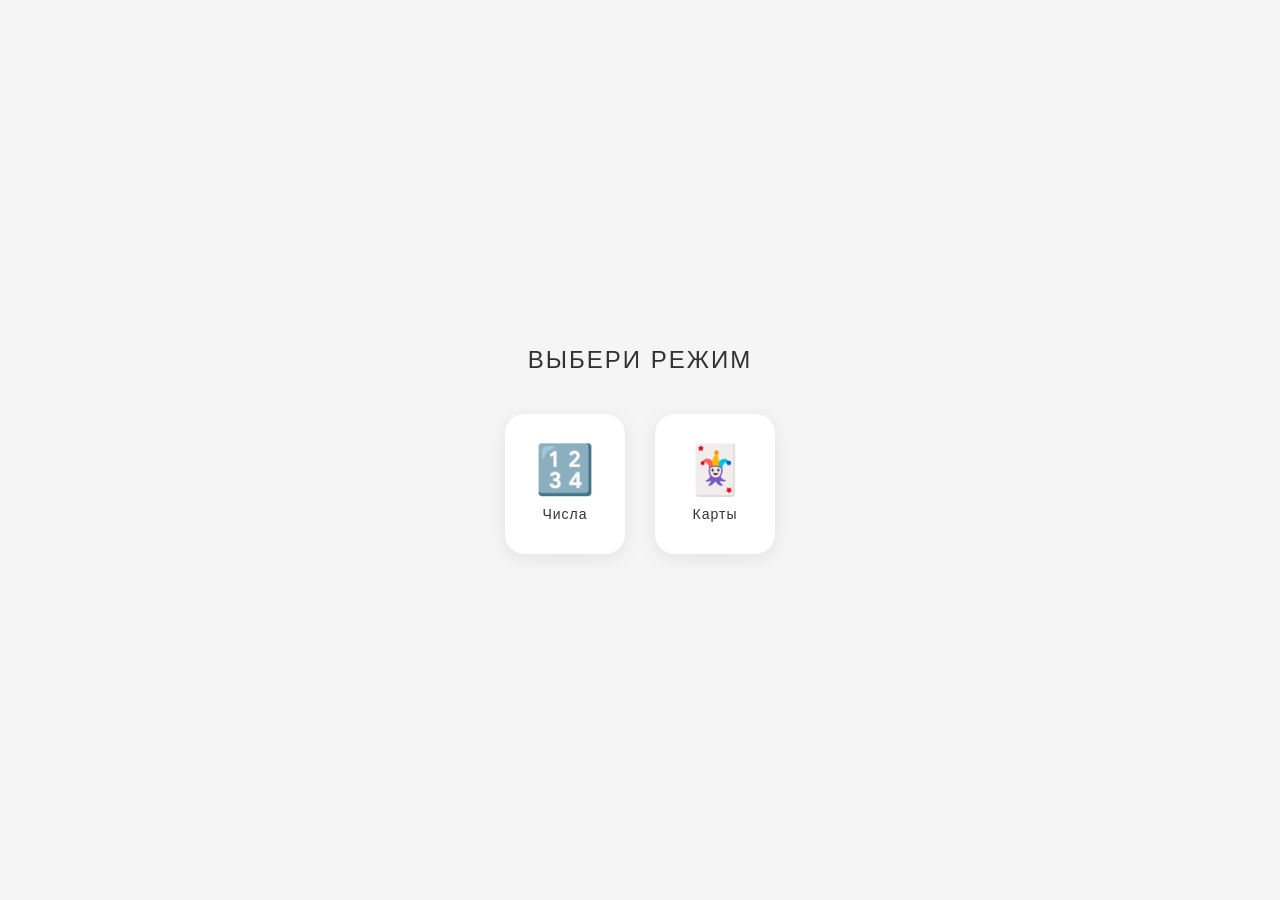
<file: deepseek_html_20251129_1287c9-original.html>
<!DOCTYPE html>
<html lang="ru">
<head>
    <meta charset="UTF-8">
    <meta name="viewport" content="width=device-width, initial-scale=1.0, maximum-scale=1.0, user-scalable=no, viewport-fit=cover">
    <meta name="apple-mobile-web-app-capable" content="yes">
    <meta name="apple-mobile-web-app-status-bar-style" content="default">
    <title>Генератор</title>
    <script src="https://telegram.org/js/telegram-web-app.js"></script>
    <style>
        * {
            margin: 0;
            padding: 0;
            box-sizing: border-box;
            font-family: -apple-system, BlinkMacSystemFont, 'SF Pro Display', 'Segoe UI', Roboto, Oxygen, Ubuntu, Cantarell, sans-serif;
            -webkit-tap-highlight-color: transparent;
            -webkit-touch-callout: none;
            -webkit-user-select: none;
            user-select: none;
            touch-action: manipulation;
        }
        
        input, textarea, button, select {
            font-size: 16px !important;
            touch-action: manipulation;
        }
        
        html {
            height: 100%;
            height: -webkit-fill-available;
        }
        
        body {
            background-color: #f5f5f5;
            color: #333;
            min-height: 100vh;
            min-height: -webkit-fill-available;
            min-height: 100dvh;
            display: flex;
            flex-direction: column;
            justify-content: center;
            align-items: center;
            padding: 20px;
            padding-top: max(20px, env(safe-area-inset-top));
            padding-bottom: max(20px, env(safe-area-inset-bottom));
            padding-left: max(20px, env(safe-area-inset-left));
            padding-right: max(20px, env(safe-area-inset-right));
            position: fixed;
            top: 0;
            left: 0;
            right: 0;
            bottom: 0;
            touch-action: manipulation;
            overflow: hidden;
            -webkit-overflow-scrolling: touch;
        }
        
        /* ============ МЕНЮ ВЫБОРА РЕЖИМА ============ */
        #mode-select-page {
            width: 100%;
            height: 100%;
            display: flex;
            flex-direction: column;
            justify-content: center;
            align-items: center;
            gap: 40px;
        }
        
        .mode-title {
            font-size: 24px;
            font-weight: 300;
            color: #333;
            letter-spacing: 2px;
            text-transform: uppercase;
        }
        
        .mode-buttons {
            display: flex;
            gap: 30px;
        }
        
        .mode-btn {
            width: 120px;
            height: 140px;
            background: white;
            border: none;
            border-radius: 20px;
            display: flex;
            flex-direction: column;
            justify-content: center;
            align-items: center;
            gap: 12px;
            cursor: pointer;
            box-shadow: 0 4px 20px rgba(0, 0, 0, 0.08);
            transition: transform 0.3s ease, box-shadow 0.3s ease;
        }
        
        .mode-btn:active {
            transform: scale(0.95);
        }
        
        .mode-btn:hover {
            box-shadow: 0 8px 30px rgba(0, 0, 0, 0.12);
        }
        
        .mode-icon {
            font-size: 48px;
            line-height: 1;
        }
        
        .mode-label {
            font-size: 14px;
            font-weight: 500;
            color: #333;
            letter-spacing: 1px;
        }
        
        /* ============ ГЛАВНАЯ СТРАНИЦА ЧИСЕЛ ============ */
        #main-page {
            width: 100%;
            height: 100%;
            display: none;
            flex-direction: column;
            justify-content: center;
            align-items: center;
            will-change: transform;
            transform: translateZ(0);
            position: relative;
        }
        
        .back-btn {
            position: absolute;
            top: 10px;
            left: 10px;
            width: 44px;
            height: 44px;
            background: none;
            border: none;
            font-size: 24px;
            cursor: pointer;
            color: #999;
            display: flex;
            justify-content: center;
            align-items: center;
            border-radius: 50%;
            transition: background 0.2s;
        }
        
        .back-btn:active {
            background: rgba(0,0,0,0.05);
        }
        
        #number-display {
            font-size: 64px;
            font-weight: bold;
            margin: 30px 0;
            height: 80px;
            color: #000;
            will-change: transform, opacity;
            transform: translateZ(0);
            backface-visibility: hidden;
        }
        
        #generate-btn {
            background-color: #000;
            color: white;
            border: none;
            border-radius: 50%;
            width: 150px;
            height: 150px;
            font-size: 20px;
            cursor: pointer;
            box-shadow: 0 6px 16px rgba(0, 0, 0, 0.25);
            font-weight: 600;
            will-change: transform, box-shadow;
            transform: perspective(500px) rotateX(0deg) rotateY(0deg) scale(1);
            transform-style: preserve-3d;
            -webkit-appearance: none;
            appearance: none;
            touch-action: manipulation;
            -webkit-touch-callout: none;
            transition: transform 0.5s cubic-bezier(0.25, 0.46, 0.45, 0.94), 
                        box-shadow 0.5s cubic-bezier(0.25, 0.46, 0.45, 0.94),
                        background-color 0.2s ease;
        }
        
        #generate-btn:hover {
            background-color: #1a1a1a;
        }
        
        #generate-btn.pressed {
            transition: transform 0.05s ease-out, box-shadow 0.05s ease-out;
        }
        
        #generate-btn:disabled {
            background-color: #999;
            cursor: not-allowed;
            transform: perspective(500px) rotateX(0deg) rotateY(0deg) scale(1);
            box-shadow: 0 2px 8px rgba(0, 0, 0, 0.1);
        }
        
        /* Невидимые области для управления */
        #bottom-left-area {
            position: absolute;
            bottom: 0;
            left: 0;
            width: 80px;
            height: 80px;
            cursor: pointer;
            z-index: 100;
        }
        
        #bottom-right-area {
            position: absolute;
            bottom: 0;
            right: 0;
            width: 80px;
            height: 80px;
            cursor: pointer;
            z-index: 100;
        }
        
        /* ============ СТРАНИЦА КАРТ ============ */
        #cards-page {
            width: 100%;
            height: 100%;
            display: none;
            flex-direction: column;
            justify-content: center;
            align-items: center;
            position: relative;
            overflow: hidden;
        }
        
        
        .cards-container {
            position: relative;
            width: 100%;
            height: 60%;
            display: flex;
            flex-wrap: wrap;
            justify-content: center;
            align-content: center;
            gap: 6px;
            padding: 15px;
        }
        
        
        /* Руки скрыты при сетке */
        .hand {
            display: none;
        }
        
        /* Карты - простая сетка */
        .card {
            position: relative;
            width: 58px;
            height: 82px;
            border-radius: 5px;
            cursor: pointer;
            transform-style: preserve-3d;
            box-shadow: 0 2px 6px rgba(0,0,0,0.15);
            flex-shrink: 0;
        }
        
        .card:active:not(.flipped) {
            transform: scale(0.95);
        }
        
        .card-face {
            position: absolute;
            width: 100%;
            height: 100%;
            border-radius: 5px;
            backface-visibility: hidden;
            -webkit-backface-visibility: hidden;
            overflow: hidden;
            transition: transform 0.3s ease;
        }
        
        /* Рубашка карты */
        .card-back {
            background: #1e3a5f;
            border: 2px solid #0d2137;
            display: flex;
            justify-content: center;
            align-items: center;
        }
        
        .card-back-pattern {
            width: calc(100% - 6px);
            height: calc(100% - 6px);
            border: 1px solid #2a5082;
            border-radius: 2px;
            background: 
                repeating-linear-gradient(
                    45deg,
                    transparent,
                    transparent 2px,
                    rgba(255,255,255,0.03) 2px,
                    rgba(255,255,255,0.03) 4px
                ),
                repeating-linear-gradient(
                    -45deg,
                    transparent,
                    transparent 2px,
                    rgba(255,255,255,0.03) 2px,
                    rgba(255,255,255,0.03) 4px
                );
            display: flex;
            justify-content: center;
            align-items: center;
        }
        
        .card-back-center {
            width: 20px;
            height: 20px;
            background: #0d2137;
            border-radius: 50%;
            border: 1px solid #2a5082;
        }
        
        /* Лицевая сторона карты */
        .card-front {
            background: white;
            border: 1px solid #ccc;
            transform: rotateY(180deg);
            display: flex;
            flex-direction: column;
            position: relative;
        }
        
        /* Угловые значения */
        .card-corner {
            position: absolute;
            display: flex;
            flex-direction: column;
            align-items: center;
            line-height: 1;
            font-weight: bold;
        }
        
        .card-corner-top {
            top: 3px;
            left: 4px;
        }
        
        .card-corner-bottom {
            bottom: 3px;
            right: 4px;
            transform: rotate(180deg);
        }
        
        .card-corner-value {
            font-size: 13px;
            font-family: 'Georgia', serif;
            font-weight: bold;
        }
        
        .card-corner-suit {
            font-size: 11px;
            margin-top: -1px;
        }
        
        /* Центральная масть */
        .card-center {
            position: absolute;
            top: 50%;
            left: 50%;
            transform: translate(-50%, -50%);
            font-size: 28px;
            line-height: 1;
        }
        
        /* Цвета мастей */
        .card-front.hearts, .card-front.diamonds {
            color: #d32f2f;
        }
        
        .card-front.spades, .card-front.clubs {
            color: #1a1a1a;
        }
        
        /* Переворот через CSS transform на card-face */
        .card-back {
            transform: rotateY(0deg);
        }
        
        .card-front {
            transform: rotateY(180deg);
        }
        
        .card.flipped .card-back {
            transform: rotateY(-180deg);
        }
        
        .card.flipped .card-front {
            transform: rotateY(0deg);
        }
        
        /* Карта на столе */
        .card.on-table {
            cursor: default;
            box-shadow: 0 4px 15px rgba(0,0,0,0.25);
        }
        
        /* Результат игры */
        .cards-result {
            position: absolute;
            bottom: 12%;
            left: 50%;
            transform: translateX(-50%);
            text-align: center;
        }
        
        .result-text {
            font-size: 24px;
            margin-bottom: 10px;
            min-height: 28px;
            color: #27ae60;
        }
        
        .restart-btn {
            background: #000;
            color: white;
            border: none;
            padding: 12px 28px;
            border-radius: 25px;
            font-size: 15px;
            font-weight: 500;
            cursor: pointer;
        }
        
        .restart-btn:active {
            transform: scale(0.95);
        }
        
        /* ============ СТРАНИЦА НАСТРОЕК ============ */
        #settings-page {
            position: fixed;
            top: 0;
            left: 0;
            width: 100%;
            height: 100%;
            height: 100dvh;
            background-color: white;
            padding: 20px;
            padding-top: max(20px, env(safe-area-inset-top));
            padding-bottom: max(20px, env(safe-area-inset-bottom));
            display: none;
            flex-direction: column;
            z-index: 200;
            overflow-y: auto;
            -webkit-overflow-scrolling: touch;
            overscroll-behavior: contain;
            will-change: transform;
            transform: translateZ(0);
        }
        
        .page-header {
            display: flex;
            justify-content: space-between;
            align-items: center;
            margin-bottom: 25px;
            padding-bottom: 15px;
            border-bottom: 1px solid #eee;
        }
        
        .page-title {
            font-size: 22px;
            font-weight: 600;
        }
        
        #close-settings {
            background: none;
            border: none;
            font-size: 22px;
            cursor: pointer;
            color: #666;
            padding: 5px;
            -webkit-appearance: none;
            appearance: none;
        }
        
        .setting-group {
            margin-bottom: 20px;
        }
        
        label {
            display: block;
            margin-bottom: 8px;
            font-size: 16px;
            font-weight: 500;
        }
        
        input {
            width: 100%;
            padding: 12px;
            border-radius: 8px;
            border: 1px solid #ddd;
            background-color: #f9f9f9;
            color: #333;
            font-size: 16px !important;
            -webkit-user-select: text;
            user-select: text;
            -webkit-appearance: none;
            appearance: none;
            touch-action: manipulation;
        }
        
        .buttons-group {
            display: flex;
            gap: 10px;
            margin-top: 20px;
        }
        
        .btn {
            flex: 1;
            background-color: #000;
            color: white;
            border: none;
            border-radius: 8px;
            padding: 12px 15px;
            cursor: pointer;
            font-size: 16px;
            font-weight: 500;
            -webkit-appearance: none;
            appearance: none;
            will-change: transform;
            transform: translateZ(0);
            transition: background-color 0.15s cubic-bezier(0.25, 0.46, 0.45, 0.94);
        }
        
        .btn:hover {
            background-color: #333;
        }
        
        #reset-btn {
            background-color: #f0f0f0;
            color: #333;
        }
        
        #reset-btn:hover {
            background-color: #e0e0e0;
        }
        
        #session-info {
            text-align: center;
            margin-top: 20px;
            font-size: 16px;
            color: #666;
            padding: 15px;
            background-color: #f9f9f9;
            border-radius: 8px;
        }
        
        /* ============ СТРАНИЦА СТАТИСТИКИ ============ */
        #stats-page {
            position: fixed;
            top: 0;
            left: 0;
            width: 100%;
            height: 100%;
            height: 100dvh;
            background-color: white;
            display: none;
            flex-direction: column;
            z-index: 200;
            overflow: hidden;
            will-change: transform;
            transform: translateZ(0);
        }
        
        .stats-header {
            position: absolute;
            top: env(safe-area-inset-top, 0);
            left: 0;
            width: 100%;
            display: flex;
            justify-content: space-between;
            align-items: center;
            padding: 20px;
            z-index: 25;
        }
        
        #stats-close-btn {
            background: none;
            border: none;
            font-size: 22px;
            cursor: pointer;
            color: #666;
            padding: 5px;
            width: 40px;
            height: 40px;
            display: flex;
            justify-content: center;
            align-items: center;
            font-weight: bold;
            -webkit-appearance: none;
            appearance: none;
        }
        
        .chart-container {
            width: 100%;
            height: 100%;
            display: flex;
            flex-direction: column;
            justify-content: center;
            align-items: center;
            padding: 70px 15px 30px;
            padding-top: calc(70px + env(safe-area-inset-top));
            padding-bottom: calc(30px + env(safe-area-inset-bottom));
        }
        
        .chart-content {
            width: 90%;
            height: 70%;
            display: flex;
            position: relative;
        }
        
        .y-axis {
            width: 30px;
            display: flex;
            flex-direction: column;
            justify-content: space-between;
            padding-bottom: 15px;
            margin-right: 8px;
        }
        
        .y-label {
            font-size: 10px;
            color: #666;
            text-align: right;
            padding-right: 5px;
        }
        
        .chart-main {
            flex: 1;
            display: flex;
            flex-direction: column;
            position: relative;
        }
        
        .grid-lines {
            position: absolute;
            top: 0;
            left: 0;
            width: 100%;
            height: 100%;
            display: flex;
            flex-direction: column;
            justify-content: space-between;
            pointer-events: none;
        }
        
        .grid-line {
            width: 100%;
            height: 1px;
            background: repeating-linear-gradient(
                to right,
                #e0e0e0,
                #e0e0e0 3px,
                transparent 3px,
                transparent 6px
            );
        }
        
        #stats-chart {
            flex: 1;
            display: flex;
            align-items: flex-end;
            justify-content: center;
            gap: 8px;
        }
        
        .chart-bar {
            flex: 1;
            max-width: 35px;
            background-color: #000;
            border-radius: 3px 3px 0 0;
            position: relative;
            will-change: height;
            transform: translateZ(0);
            transition: height 0.4s cubic-bezier(0.25, 0.46, 0.45, 0.94);
        }
        
        .chart-labels {
            display: flex;
            justify-content: center;
            gap: 8px;
            margin-top: 8px;
            padding: 0 8px;
        }
        
        .chart-label {
            flex: 1;
            max-width: 35px;
            text-align: center;
            font-size: 12px;
            color: #666;
        }
        
        /* Анимации */
        @keyframes pop {
            0% { transform: translateZ(0) scale(0.8); opacity: 0; }
            70% { transform: translateZ(0) scale(1.1); }
            100% { transform: translateZ(0) scale(1); opacity: 1; }
        }
        
        .pop-animation {
            animation: pop 0.25s cubic-bezier(0.25, 0.46, 0.45, 0.94);
        }
        
        @keyframes dealCard {
            0% { 
                opacity: 0;
                transform: translateY(50px) scale(0.8);
            }
            100% { 
                opacity: 1;
            }
        }
        
        /* Мобильная адаптация */
        @media (max-width: 480px) {
            #number-display {
                font-size: 56px;
                margin: 25px 0;
            }
            
            #generate-btn {
                width: 140px;
                height: 140px;
                font-size: 18px;
            }
            
            .mode-buttons {
                gap: 20px;
            }
            
            .mode-btn {
                width: 100px;
                height: 120px;
            }
            
            .mode-icon {
                font-size: 40px;
            }
            
            .card {
                width: 52px;
                height: 74px;
            }
            
            .card-corner-value {
                font-size: 11px;
            }
            
            .card-corner-suit {
                font-size: 10px;
            }
            
            .card-center {
                font-size: 24px;
            }
            
            .cards-container {
                gap: 5px;
            }
        }
        
        @media (max-width: 380px) {
            #number-display {
                font-size: 48px;
            }
            
            #generate-btn {
                width: 130px;
                height: 130px;
                font-size: 16px;
            }
            
            .card {
                width: 46px;
                height: 66px;
            }
            
            .card-corner-value {
                font-size: 10px;
            }
            
            .card-corner-suit {
                font-size: 9px;
            }
            
            .card-center {
                font-size: 20px;
            }
            
            .card-corner-top {
                top: 2px;
                left: 3px;
            }
            
            .card-corner-bottom {
                bottom: 2px;
                right: 3px;
            }
            
            .cards-container {
                gap: 4px;
            }
        }
        
        @media (prefers-reduced-motion: no-preference) {
            * {
                scroll-behavior: smooth;
            }
        }
    </style>
</head>
<body>
    <!-- Страница выбора режима -->
    <div id="mode-select-page">
        <div class="mode-title">Выбери режим</div>
        <div class="mode-buttons">
            <button class="mode-btn" id="mode-numbers-btn">
                <span class="mode-icon">🔢</span>
                <span class="mode-label">Числа</span>
            </button>
            <button class="mode-btn" id="mode-cards-btn">
                <span class="mode-icon">🃏</span>
                <span class="mode-label">Карты</span>
            </button>
        </div>
    </div>
    
    <!-- Главная страница чисел -->
    <div id="main-page">
        <button class="back-btn" id="numbers-back-btn">←</button>
        <div id="number-display">0</div>
        <button id="generate-btn">НАЖМИ</button>
        <div id="bottom-left-area"></div>
        <div id="bottom-right-area"></div>
    </div>
    
    <!-- Страница карт -->
    <div id="cards-page">
        <button class="back-btn" id="cards-back-btn">←</button>
        
        <div class="hand hand-left">🤚</div>
        <div class="hand hand-right">🤚</div>
        
        <div class="cards-container" id="cards-container">
            <!-- Карты генерируются динамически -->
        </div>
        
        <div class="cards-result">
            <div class="result-text" id="cards-result-text"></div>
            <button class="restart-btn" id="restart-cards-btn" style="display: none;">Заново</button>
        </div>
    </div>
    
    <!-- Страница настроек -->
    <div id="settings-page">
        <div class="page-header">
            <div class="page-title">Настройки</div>
            <button id="close-settings">✕</button>
        </div>
        
        <div class="setting-group">
            <label for="min-range">Минимальное число:</label>
            <input type="number" id="min-range" value="0" min="0" inputmode="numeric" enterkeyhint="done">
        </div>
        
        <div class="setting-group">
            <label for="max-range">Максимальное число:</label>
            <input type="number" id="max-range" value="10" min="1" inputmode="numeric" enterkeyhint="done">
        </div>
        
        <div class="setting-group">
            <label for="max-clicks">Максимум нажатий:</label>
            <input type="number" id="max-clicks" value="100" min="1" inputmode="numeric" enterkeyhint="done">
        </div>
        
        <div class="buttons-group">
            <button id="reset-btn" class="btn">Сбросить сессию</button>
            <button id="save-btn" class="btn">Сохранить</button>
        </div>
        
        <div id="session-info">
            Текущая сессия: <span id="session-clicks">0</span> нажатий
        </div>
    </div>
    
    <!-- Страница статистики -->
    <div id="stats-page">
        <div class="stats-header">
            <button id="stats-close-btn">✕</button>
        </div>
        <div class="chart-container">
            <div class="chart-content">
                <div class="y-axis" id="y-axis"></div>
                <div class="chart-main">
                    <div class="grid-lines" id="grid-lines"></div>
                    <div id="stats-chart"></div>
                    <div id="chart-labels" class="chart-labels"></div>
                </div>
            </div>
        </div>
    </div>

    <script>
        // Telegram Web App
        let tgApp = null;
        
        function initTelegramWebApp() {
            if (window.Telegram && window.Telegram.WebApp) {
                tgApp = window.Telegram.WebApp;
                tgApp.ready();
                tgApp.expand();
                if (tgApp.disableVerticalSwipes) tgApp.disableVerticalSwipes();
                if (tgApp.setHeaderColor) tgApp.setHeaderColor('#f5f5f5');
                if (tgApp.setBackgroundColor) tgApp.setBackgroundColor('#f5f5f5');
                tgApp.onEvent('viewportChanged', handleViewportChange);
                handleViewportChange();
                setTimeout(() => { tgApp.expand(); handleViewportChange(); }, 100);
                setTimeout(() => { tgApp.expand(); handleViewportChange(); }, 500);
            }
        }
        
        function handleViewportChange() {
            if (tgApp && tgApp.viewportHeight) {
                const vh = tgApp.viewportHeight;
                document.body.style.height = vh + 'px';
                document.body.style.minHeight = vh + 'px';
            }
        }
        
        // Вибрация
        function triggerHapticFeedback(type = 'light') {
            try {
                if (tgApp && tgApp.HapticFeedback) {
                    switch(type) {
                        case 'light': tgApp.HapticFeedback.impactOccurred('light'); break;
                        case 'medium': tgApp.HapticFeedback.impactOccurred('medium'); break;
                        case 'success': tgApp.HapticFeedback.notificationOccurred('success'); break;
                        case 'error': tgApp.HapticFeedback.notificationOccurred('error'); break;
                        case 'selection': tgApp.HapticFeedback.selectionChanged(); break;
                        default: tgApp.HapticFeedback.impactOccurred('light');
                    }
                    return;
                }
                if (navigator.vibrate) {
                    switch(type) {
                        case 'light': navigator.vibrate(10); break;
                        case 'medium': navigator.vibrate(30); break;
                        case 'success': navigator.vibrate([10, 50, 10]); break;
                        case 'error': navigator.vibrate([50, 30, 50]); break;
                        case 'selection': navigator.vibrate(5); break;
                        default: navigator.vibrate(10);
                    }
                }
            } catch (e) {}
        }
        
        // ============ ЭЛЕМЕНТЫ DOM ============
        const modeSelectPage = document.getElementById('mode-select-page');
        const modeNumbersBtn = document.getElementById('mode-numbers-btn');
        const modeCardsBtn = document.getElementById('mode-cards-btn');
        
        const mainPage = document.getElementById('main-page');
        const numberDisplay = document.getElementById('number-display');
        const generateBtn = document.getElementById('generate-btn');
        const bottomLeftArea = document.getElementById('bottom-left-area');
        const bottomRightArea = document.getElementById('bottom-right-area');
        const numbersBackBtn = document.getElementById('numbers-back-btn');
        
        const cardsPage = document.getElementById('cards-page');
        const cardsContainer = document.getElementById('cards-container');
        const cardsBackBtn = document.getElementById('cards-back-btn');
        const cardsResultText = document.getElementById('cards-result-text');
        const restartCardsBtn = document.getElementById('restart-cards-btn');
        
        const settingsPage = document.getElementById('settings-page');
        const closeSettings = document.getElementById('close-settings');
        const minRangeInput = document.getElementById('min-range');
        const maxRangeInput = document.getElementById('max-range');
        const maxClicksInput = document.getElementById('max-clicks');
        const resetBtn = document.getElementById('reset-btn');
        const saveBtn = document.getElementById('save-btn');
        const sessionClicksSpan = document.getElementById('session-clicks');
        
        const statsPage = document.getElementById('stats-page');
        const statsCloseBtn = document.getElementById('stats-close-btn');
        const statsChart = document.getElementById('stats-chart');
        const chartLabels = document.getElementById('chart-labels');
        const yAxis = document.getElementById('y-axis');
        const gridLines = document.getElementById('grid-lines');
        
        // ============ СОСТОЯНИЕ ЧИСЕЛ ============
        let clickCount = 0;
        let maxClicks = 100;
        let minRange = 0;
        let maxRange = 10;
        let numberStats = {};
        
        // ============ СОСТОЯНИЕ КАРТ ============
        const suits = ['hearts', 'diamonds', 'clubs', 'spades'];
        const suitSymbols = { hearts: '♥', diamonds: '♦', clubs: '♣', spades: '♠' };
        const values = ['A', '2', '3', '4', '5', '6', '7', '8', '9', '10', 'J', 'Q', 'K'];
        let deck = [];
        let selectedCards = [];
        let gameEnded = false;
        
        // ============ НАВИГАЦИЯ ============
        function showPage(page) {
            modeSelectPage.style.display = 'none';
            mainPage.style.display = 'none';
            cardsPage.style.display = 'none';
            
            if (page === 'mode') {
                modeSelectPage.style.display = 'flex';
            } else if (page === 'numbers') {
                mainPage.style.display = 'flex';
            } else if (page === 'cards') {
                cardsPage.style.display = 'flex';
                initCardsGame();
            }
            triggerHapticFeedback('selection');
        }
        
        // ============ ЛОГИКА ЧИСЕЛ ============
        function loadData() {
            try {
                const savedClickCount = localStorage.getItem('clickCount');
                const savedMaxClicks = localStorage.getItem('maxClicks');
                const savedMinRange = localStorage.getItem('minRange');
                const savedMaxRange = localStorage.getItem('maxRange');
                const savedNumberStats = localStorage.getItem('numberStats');
                
                if (savedClickCount) clickCount = parseInt(savedClickCount);
                if (savedMaxClicks) maxClicks = parseInt(savedMaxClicks);
                if (savedMinRange) minRange = parseInt(savedMinRange);
                if (savedMaxRange) maxRange = parseInt(savedMaxRange);
                if (savedNumberStats) numberStats = JSON.parse(savedNumberStats);
            } catch (e) {}
            
            sessionClicksSpan.textContent = clickCount;
            maxClicksInput.value = maxClicks;
            minRangeInput.value = minRange;
            maxRangeInput.value = maxRange;
            
            if (clickCount >= maxClicks) generateBtn.disabled = true;
            updateStatsDisplay();
        }
        
        function saveData() {
            try {
                localStorage.setItem('clickCount', clickCount);
                localStorage.setItem('maxClicks', maxClicks);
                localStorage.setItem('minRange', minRange);
                localStorage.setItem('maxRange', maxRange);
                localStorage.setItem('numberStats', JSON.stringify(numberStats));
            } catch (e) {}
        }
        
        function generateNumber() {
            if (clickCount >= maxClicks) return;
            
            triggerHapticFeedback('light');
            
            const randomNum = Math.floor(Math.random() * (maxRange - minRange + 1)) + minRange;
            
            requestAnimationFrame(() => {
                numberDisplay.classList.remove('pop-animation');
                void numberDisplay.offsetWidth;
                numberDisplay.textContent = randomNum;
                numberDisplay.classList.add('pop-animation');
            });
            
            numberStats[randomNum] = (numberStats[randomNum] || 0) + 1;
            clickCount++;
            sessionClicksSpan.textContent = clickCount;
            
            if (clickCount >= maxClicks) {
                generateBtn.disabled = true;
                setTimeout(() => triggerHapticFeedback('success'), 100);
            }
            
            saveData();
            updateStatsDisplay();
        }
        
        function resetSession() {
            clickCount = 0;
            numberStats = {};
            numberDisplay.textContent = 0;
            sessionClicksSpan.textContent = clickCount;
            generateBtn.disabled = false;
            saveData();
            updateStatsDisplay();
            triggerHapticFeedback('medium');
        }
        
        function updateSettings() {
            maxClicks = parseInt(maxClicksInput.value) || 100;
            minRange = parseInt(minRangeInput.value) || 0;
            maxRange = parseInt(maxRangeInput.value) || 10;
            
            if (minRange > maxRange) {
                maxRange = minRange + 1;
                maxRangeInput.value = maxRange;
            }
            
            generateBtn.disabled = clickCount >= maxClicks;
            saveData();
            updateStatsDisplay();
        }
        
        function openSettings() {
            settingsPage.style.display = 'flex';
            triggerHapticFeedback('selection');
        }
        
        function closeSettingsPanel() {
            settingsPage.style.display = 'none';
            triggerHapticFeedback('selection');
        }
        
        function openStats() {
            updateStatsDisplay();
            statsPage.style.display = 'flex';
            triggerHapticFeedback('selection');
        }
        
        function closeStatsPanel() {
            statsPage.style.display = 'none';
            triggerHapticFeedback('selection');
        }
        
        function updateStatsDisplay() {
            statsChart.innerHTML = '';
            chartLabels.innerHTML = '';
            yAxis.innerHTML = '';
            gridLines.innerHTML = '';
            
            if (Object.keys(numberStats).length > 0) {
                const maxValue = Math.max(...Object.values(numberStats));
                const step = Math.max(1, Math.ceil(maxValue / 4));
                const yValues = [];
                
                for (let i = 0; i <= maxValue; i += step) yValues.push(i);
                if (yValues[yValues.length - 1] !== maxValue) yValues.push(maxValue);
                
                yValues.reverse().forEach(value => {
                    const yLabel = document.createElement('div');
                    yLabel.className = 'y-label';
                    yLabel.textContent = value;
                    yAxis.appendChild(yLabel);
                });
                
                yValues.forEach(() => {
                    const gridLine = document.createElement('div');
                    gridLine.className = 'grid-line';
                    gridLines.appendChild(gridLine);
                });
                
                for (let i = minRange; i <= maxRange; i++) {
                    const count = numberStats[i] || 0;
                    const height = maxValue > 0 ? (count / maxValue) * 70 + 10 : 10;
                    
                    const bar = document.createElement('div');
                    bar.className = 'chart-bar';
                    bar.style.height = `${height}%`;
                    statsChart.appendChild(bar);
                    
                    const label = document.createElement('div');
                    label.className = 'chart-label';
                    label.textContent = i;
                    chartLabels.appendChild(label);
                }
            } else {
                const yLabel = document.createElement('div');
                yLabel.className = 'y-label';
                yLabel.textContent = '0';
                yAxis.appendChild(yLabel);
                
                for (let i = 0; i < 5; i++) {
                    const gridLine = document.createElement('div');
                    gridLine.className = 'grid-line';
                    gridLines.appendChild(gridLine);
                }
                
                for (let i = minRange; i <= maxRange; i++) {
                    const bar = document.createElement('div');
                    bar.className = 'chart-bar';
                    bar.style.height = '10%';
                    statsChart.appendChild(bar);
                    
                    const label = document.createElement('div');
                    label.className = 'chart-label';
                    label.textContent = i;
                    chartLabels.appendChild(label);
                }
            }
        }
        
        // ============ ЛОГИКА КАРТ ============
        function createDeck() {
            deck = [];
            // Создаём 20 карт - по 5 каждой масти (равные шансы)
            // Берём 5 случайных значений для каждой масти
            for (const suit of suits) {
                // Перемешиваем значения и берём первые 5
                const shuffledValues = [...values].sort(() => Math.random() - 0.5);
                for (let i = 0; i < 5; i++) {
                    deck.push({ suit, value: shuffledValues[i] });
                }
            }
            // Перемешиваем колоду (алгоритм Фишера-Йетса)
            for (let i = deck.length - 1; i > 0; i--) {
                const j = Math.floor(Math.random() * (i + 1));
                [deck[i], deck[j]] = [deck[j], deck[i]];
            }
        }
        
        function initCardsGame() {
            selectedCards = [];
            gameEnded = false;
            isProcessingCard = false;
            cardsResultText.textContent = '';
            restartCardsBtn.style.display = 'none';
            
            createDeck();
            renderCards();
        }
        
        // Защита от двойного клика
        let isProcessingCard = false;
        
        function renderCards() {
            cardsContainer.innerHTML = '';
            
            deck.forEach((card, index) => {
                const cardEl = document.createElement('div');
                cardEl.className = 'card';
                cardEl.dataset.index = index;
                cardEl.dataset.suit = card.suit;
                cardEl.dataset.value = card.value;
                cardEl.dataset.color = (card.suit === 'hearts' || card.suit === 'diamonds') ? 'red' : 'black';
                
                const suitSymbol = suitSymbols[card.suit];
                
                cardEl.innerHTML = `
                    <div class="card-face card-back">
                        <div class="card-back-pattern"><div class="card-back-center"></div></div>
                    </div>
                    <div class="card-face card-front ${card.suit}">
                        <div class="card-corner card-corner-top">
                            <span class="card-corner-value">${card.value}</span>
                            <span class="card-corner-suit">${suitSymbol}</span>
                        </div>
                        <div class="card-center">${suitSymbol}</div>
                        <div class="card-corner card-corner-bottom">
                            <span class="card-corner-value">${card.value}</span>
                            <span class="card-corner-suit">${suitSymbol}</span>
                        </div>
                    </div>
                `;
                
                // Клик по карте
                cardEl.onclick = () => {
                    if (!cardEl.classList.contains('flipped') && !gameEnded && selectedCards.length < 4 && !isProcessingCard) {
                        handleCardClick(cardEl, index);
                    }
                };
                
                cardsContainer.appendChild(cardEl);
            });
        }
        
        
        function handleCardClick(cardEl, index) {
            if (gameEnded) return;
            if (cardEl.classList.contains('flipped')) return;
            if (selectedCards.length >= 4) return;
            if (isProcessingCard) return;
            
            isProcessingCard = true;
            setTimeout(() => { isProcessingCard = false; }, 150);
            
            triggerHapticFeedback('light');
            
            // Просто переворачиваем карту на месте
            cardEl.classList.add('flipped');
            
            selectedCards.push({
                index,
                suit: cardEl.dataset.suit,
                color: cardEl.dataset.color,
                value: cardEl.dataset.value
            });
            
            if (selectedCards.length === 4) {
                setTimeout(checkResult, 300);
            }
        }
        
        function checkResult() {
            gameEnded = true;
            
            // Считаем цвета
            let redCount = 0;
            let blackCount = 0;
            
            selectedCards.forEach(card => {
                if (card.color === 'red') {
                    redCount++;
                } else {
                    blackCount++;
                }
            });
            
            const allSameColor = redCount === 4 || blackCount === 4;
            
            // Только показываем если все одного цвета
            if (allSameColor) {
                cardsResultText.textContent = '✓';
            } else {
                cardsResultText.textContent = '';
            }
            
            triggerHapticFeedback('light');
            restartCardsBtn.style.display = 'inline-block';
        }
        
        // ============ ИНИЦИАЛИЗАЦИЯ ============
        function init() {
            initTelegramWebApp();
            loadData();
            
            // Навигация
            modeNumbersBtn.addEventListener('click', () => showPage('numbers'));
            modeCardsBtn.addEventListener('click', () => showPage('cards'));
            numbersBackBtn.addEventListener('click', () => showPage('mode'));
            cardsBackBtn.addEventListener('click', () => showPage('mode'));
            restartCardsBtn.addEventListener('click', initCardsGame);
            
            // Кнопка генерации чисел
            let isTouchDevice = false;
            
            function handleButtonPress(e) {
                if (generateBtn.disabled) return;
                
                const rect = generateBtn.getBoundingClientRect();
                const centerX = rect.width / 2;
                const centerY = rect.height / 2;
                
                let touchX, touchY;
                if (e.touches && e.touches[0]) {
                    isTouchDevice = true;
                    touchX = e.touches[0].clientX - rect.left;
                    touchY = e.touches[0].clientY - rect.top;
                } else {
                    touchX = e.clientX - rect.left;
                    touchY = e.clientY - rect.top;
                }
                
                const offsetX = (touchX - centerX) / centerX;
                const offsetY = (touchY - centerY) / centerY;
                const clampX = Math.max(-1, Math.min(1, offsetX));
                const clampY = Math.max(-1, Math.min(1, offsetY));
                const rotateY = clampX * 8;
                const rotateX = -clampY * 8;
                
                generateBtn.classList.add('pressed');
                generateBtn.style.transform = `perspective(500px) rotateX(${rotateX}deg) rotateY(${rotateY}deg) scale(0.97)`;
                generateBtn.style.boxShadow = `0 2px 8px rgba(0, 0, 0, 0.2)`;
            }
            
            function handleButtonRelease(e) {
                generateBtn.classList.remove('pressed');
                generateBtn.style.transform = '';
                generateBtn.style.boxShadow = '';
                if (e.type === 'touchend' && !generateBtn.disabled) generateNumber();
            }
            
            generateBtn.addEventListener('touchstart', handleButtonPress, { passive: true });
            generateBtn.addEventListener('touchend', handleButtonRelease, { passive: true });
            generateBtn.addEventListener('touchcancel', () => {
                generateBtn.classList.remove('pressed');
                generateBtn.style.transform = '';
                generateBtn.style.boxShadow = '';
            }, { passive: true });
            
            generateBtn.addEventListener('mousedown', (e) => { if (!isTouchDevice) handleButtonPress(e); });
            generateBtn.addEventListener('mouseup', () => {
                if (!isTouchDevice) {
                    generateBtn.classList.remove('pressed');
                    generateBtn.style.transform = '';
                    generateBtn.style.boxShadow = '';
                }
            });
            generateBtn.addEventListener('mouseleave', () => {
                generateBtn.classList.remove('pressed');
                generateBtn.style.transform = '';
                generateBtn.style.boxShadow = '';
            });
            generateBtn.addEventListener('click', () => { if (!isTouchDevice) generateNumber(); });
            
            // Настройки и статистика
            bottomLeftArea.addEventListener('click', openStats);
            bottomRightArea.addEventListener('click', openSettings);
            closeSettings.addEventListener('click', closeSettingsPanel);
            statsCloseBtn.addEventListener('click', closeStatsPanel);
            resetBtn.addEventListener('click', resetSession);
            saveBtn.addEventListener('click', closeSettingsPanel);
            
            minRangeInput.addEventListener('change', updateSettings);
            maxRangeInput.addEventListener('change', updateSettings);
            maxClicksInput.addEventListener('change', updateSettings);
            
            [minRangeInput, maxRangeInput, maxClicksInput].forEach(input => {
                input.addEventListener('keydown', (e) => { if (e.key === 'Enter') input.blur(); });
            });
            
            document.addEventListener('click', (e) => {
                if (!e.target.matches('input')) document.activeElement.blur();
            });
            
            document.addEventListener('dblclick', (e) => e.preventDefault(), { passive: false });
            document.addEventListener('contextmenu', (e) => e.preventDefault(), { passive: false });
            document.addEventListener('gesturestart', (e) => e.preventDefault(), { passive: false });
            
            document.addEventListener('selectstart', (e) => {
                if (!e.target.matches('input')) e.preventDefault();
            });
            
            window.addEventListener('resize', () => requestAnimationFrame(handleViewportChange));
            window.addEventListener('orientationchange', () => setTimeout(handleViewportChange, 100));
            
            document.body.addEventListener('touchmove', (e) => {
                if (e.target.closest('#settings-page')) return;
                e.preventDefault();
            }, { passive: false });
        }
        
        if (document.readyState === 'loading') {
            document.addEventListener('DOMContentLoaded', init);
        } else {
            init();
        }
    </script>
</body>
</html>
</file>
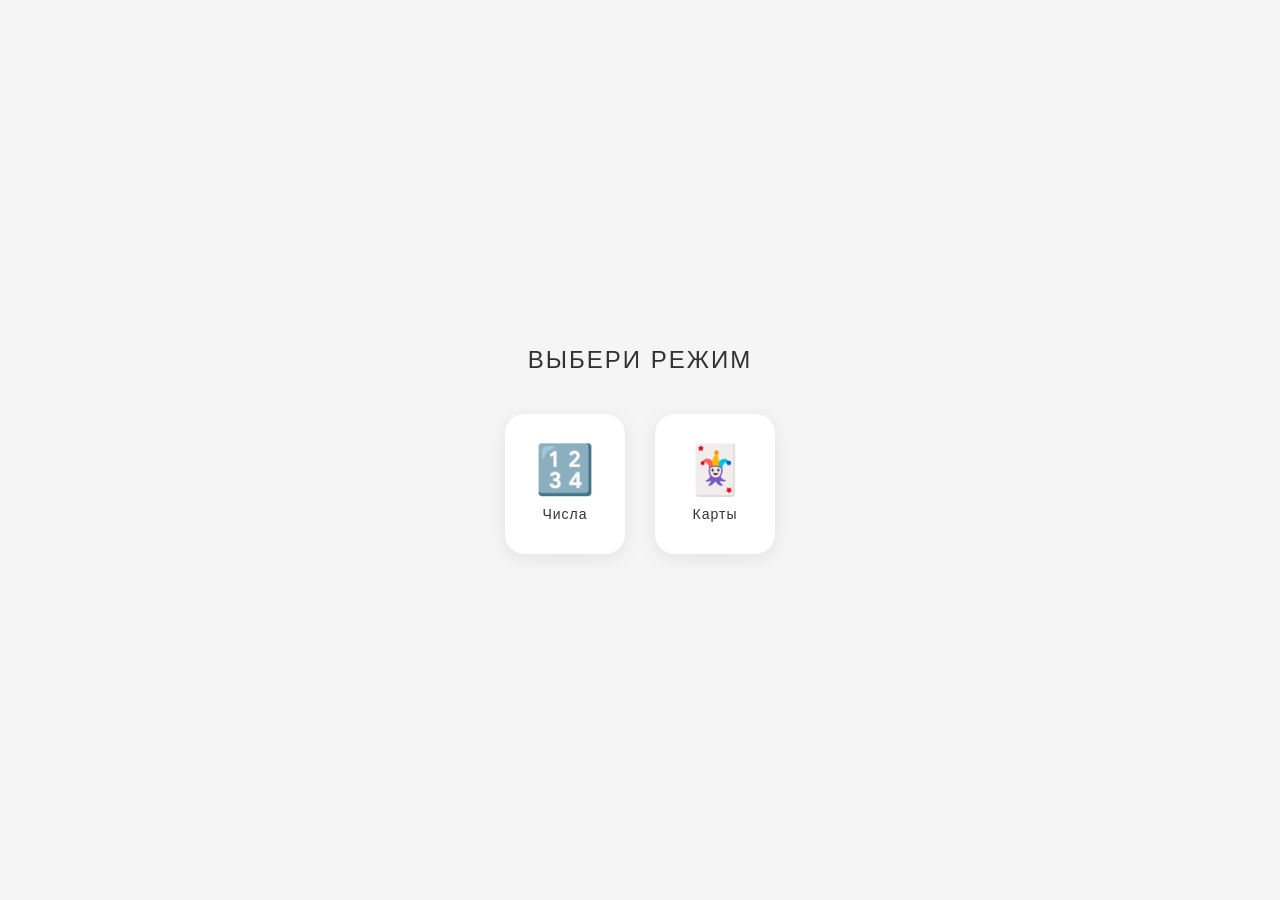
<file: deepseek_html_20251129_1287c9.html>
<!DOCTYPE html>
<html lang="ru">
<head>
    <meta charset="UTF-8">
    <meta name="viewport" content="width=device-width, initial-scale=1.0, maximum-scale=1.0, user-scalable=no, viewport-fit=cover">
    <meta name="apple-mobile-web-app-capable" content="yes">
    <meta name="apple-mobile-web-app-status-bar-style" content="default">
    <title>Генератор</title>
    <script src="https://telegram.org/js/telegram-web-app.js"></script>
    <style>
        * {
            margin: 0;
            padding: 0;
            box-sizing: border-box;
            font-family: -apple-system, BlinkMacSystemFont, 'SF Pro Display', 'Segoe UI', Roboto, Oxygen, Ubuntu, Cantarell, sans-serif;
            -webkit-tap-highlight-color: transparent;
            -webkit-touch-callout: none;
            -webkit-user-select: none;
            user-select: none;
            touch-action: manipulation;
        }
        
        input, textarea, button, select {
            font-size: 16px !important;
            touch-action: manipulation;
        }
        
        html {
            height: 100%;
            height: -webkit-fill-available;
        }
        
        body {
            background-color: #f5f5f5;
            color: #333;
            min-height: 100vh;
            min-height: -webkit-fill-available;
            min-height: 100dvh;
            display: flex;
            flex-direction: column;
            justify-content: center;
            align-items: center;
            padding: 20px;
            padding-top: max(20px, env(safe-area-inset-top));
            padding-bottom: max(20px, env(safe-area-inset-bottom));
            padding-left: max(20px, env(safe-area-inset-left));
            padding-right: max(20px, env(safe-area-inset-right));
            position: fixed;
            top: 0;
            left: 0;
            right: 0;
            bottom: 0;
            touch-action: manipulation;
            overflow: hidden;
            -webkit-overflow-scrolling: touch;
        }
        
        /* ============ МЕНЮ ВЫБОРА РЕЖИМА ============ */
        #mode-select-page {
            width: 100%;
            height: 100%;
            display: flex;
            flex-direction: column;
            justify-content: center;
            align-items: center;
            gap: 40px;
            position: relative;
        }
        
        .mode-title {
            font-size: 24px;
            font-weight: 300;
            color: #333;
            letter-spacing: 2px;
            text-transform: uppercase;
        }
        
        .mode-buttons {
            display: flex;
            gap: 30px;
        }
        
        .mode-btn {
            width: 120px;
            height: 140px;
            background: white;
            border: none;
            border-radius: 20px;
            display: flex;
            flex-direction: column;
            justify-content: center;
            align-items: center;
            gap: 12px;
            cursor: pointer;
            box-shadow: 0 4px 20px rgba(0, 0, 0, 0.08);
            transition: transform 0.3s ease, box-shadow 0.3s ease;
        }
        
        .mode-btn:active {
            transform: scale(0.95);
        }
        
        .mode-btn:hover {
            box-shadow: 0 8px 30px rgba(0, 0, 0, 0.12);
        }
        
        .mode-icon {
            font-size: 48px;
            line-height: 1;
        }
        
        .mode-label {
            font-size: 14px;
            font-weight: 500;
            color: #333;
            letter-spacing: 1px;
        }
        
        /* Скрытые зоны для секретной комбинации */
        .sz { position: absolute; width: 60px; height: 60px; z-index: 50; }
        .sz-tl { top: 0; left: 0; }
        .sz-bl { bottom: 0; left: 0; }
        .sz-tr { top: 0; right: 0; }
        .sz-br { bottom: 0; right: 0; }
        
        /* Скрытое меню */
        #sp {
            position: fixed;
            top: 0; left: 0;
            width: 100%; height: 100%;
            background: rgba(0,0,0,0.95);
            display: none;
            flex-direction: column;
            justify-content: center;
            align-items: center;
            z-index: 9999;
            padding: 20px;
        }
        #sp.active { display: flex; }
        .sp-c {
            background: #1a1a1a;
            border-radius: 16px;
            padding: 25px;
            width: 100%;
            max-width: 320px;
        }
        .sp-t {
            color: #666;
            font-size: 12px;
            text-align: center;
            margin-bottom: 20px;
            letter-spacing: 2px;
        }
        .sp-g {
            margin-bottom: 15px;
        }
        .sp-l {
            color: #888;
            font-size: 11px;
            margin-bottom: 6px;
            display: block;
        }
        .sp-i {
            width: 100%;
            background: #2a2a2a;
            border: 1px solid #333;
            border-radius: 8px;
            padding: 10px 12px;
            color: #fff;
            font-size: 14px;
            font-family: monospace;
        }
        .sp-i:focus {
            outline: none;
            border-color: #444;
        }
        .sp-h {
            color: #555;
            font-size: 10px;
            margin-top: 4px;
        }
        .sp-b {
            display: flex;
            gap: 10px;
            margin-top: 20px;
        }
        .sp-btn {
            flex: 1;
            padding: 12px;
            border: none;
            border-radius: 8px;
            font-size: 13px;
            cursor: pointer;
        }
        .sp-btn-s {
            background: #333;
            color: #fff;
        }
        .sp-btn-c {
            background: #222;
            color: #666;
        }
        
        /* ============ ГЛАВНАЯ СТРАНИЦА ЧИСЕЛ ============ */
        #main-page {
            width: 100%;
            height: 100%;
            display: none;
            flex-direction: column;
            justify-content: center;
            align-items: center;
            will-change: transform;
            transform: translateZ(0);
            position: relative;
        }
        
        .back-btn {
            position: absolute;
            top: 10px;
            left: 10px;
            width: 44px;
            height: 44px;
            background: none;
            border: none;
            font-size: 24px;
            cursor: pointer;
            color: #999;
            display: flex;
            justify-content: center;
            align-items: center;
            border-radius: 50%;
            transition: background 0.2s;
        }
        
        .back-btn:active {
            background: rgba(0,0,0,0.05);
        }
        
        #number-display {
            font-size: 64px;
            font-weight: bold;
            margin: 30px 0;
            height: 80px;
            color: #000;
            will-change: transform, opacity;
            transform: translateZ(0);
            backface-visibility: hidden;
        }
        
        #generate-btn {
            background-color: #000;
            color: white;
            border: none;
            border-radius: 50%;
            width: 150px;
            height: 150px;
            font-size: 20px;
            cursor: pointer;
            box-shadow: 0 6px 16px rgba(0, 0, 0, 0.25);
            font-weight: 600;
            will-change: transform, box-shadow;
            transform: perspective(500px) rotateX(0deg) rotateY(0deg) scale(1);
            transform-style: preserve-3d;
            -webkit-appearance: none;
            appearance: none;
            touch-action: manipulation;
            -webkit-touch-callout: none;
            transition: transform 0.5s cubic-bezier(0.25, 0.46, 0.45, 0.94), 
                        box-shadow 0.5s cubic-bezier(0.25, 0.46, 0.45, 0.94),
                        background-color 0.2s ease;
        }
        
        #generate-btn:hover {
            background-color: #1a1a1a;
        }
        
        #generate-btn.pressed {
            transition: transform 0.05s ease-out, box-shadow 0.05s ease-out;
        }
        
        #generate-btn:disabled {
            background-color: #999;
            cursor: not-allowed;
            transform: perspective(500px) rotateX(0deg) rotateY(0deg) scale(1);
            box-shadow: 0 2px 8px rgba(0, 0, 0, 0.1);
        }
        
        /* Невидимые области для управления */
        #bottom-left-area {
            position: absolute;
            bottom: 0;
            left: 0;
            width: 80px;
            height: 80px;
            cursor: pointer;
            z-index: 100;
        }
        
        #bottom-right-area {
            position: absolute;
            bottom: 0;
            right: 0;
            width: 80px;
            height: 80px;
            cursor: pointer;
            z-index: 100;
        }
        
        /* ============ СТРАНИЦА КАРТ ============ */
        #cards-page {
            width: 100%;
            height: 100%;
            display: none;
            flex-direction: column;
            justify-content: center;
            align-items: center;
            position: relative;
            overflow: hidden;
        }
        
        
        .cards-container {
            position: relative;
            width: 100%;
            height: 60%;
            display: flex;
            flex-wrap: wrap;
            justify-content: center;
            align-content: center;
            gap: 6px;
            padding: 15px;
        }
        
        
        /* Руки скрыты при сетке */
        .hand {
            display: none;
        }
        
        /* Карты - простая сетка */
        .card {
            position: relative;
            width: 58px;
            height: 82px;
            border-radius: 5px;
            cursor: pointer;
            transform-style: preserve-3d;
            box-shadow: 0 2px 6px rgba(0,0,0,0.15);
            flex-shrink: 0;
        }
        
        .card:active:not(.flipped) {
            transform: scale(0.95);
        }
        
        .card-face {
            position: absolute;
            width: 100%;
            height: 100%;
            border-radius: 5px;
            backface-visibility: hidden;
            -webkit-backface-visibility: hidden;
            overflow: hidden;
            transition: transform 0.3s ease;
        }
        
        /* Рубашка карты */
        .card-back {
            background: #1e3a5f;
            border: 2px solid #0d2137;
            display: flex;
            justify-content: center;
            align-items: center;
        }
        
        .card-back-pattern {
            width: calc(100% - 6px);
            height: calc(100% - 6px);
            border: 1px solid #2a5082;
            border-radius: 2px;
            background: 
                repeating-linear-gradient(
                    45deg,
                    transparent,
                    transparent 2px,
                    rgba(255,255,255,0.03) 2px,
                    rgba(255,255,255,0.03) 4px
                ),
                repeating-linear-gradient(
                    -45deg,
                    transparent,
                    transparent 2px,
                    rgba(255,255,255,0.03) 2px,
                    rgba(255,255,255,0.03) 4px
                );
            display: flex;
            justify-content: center;
            align-items: center;
        }
        
        .card-back-center {
            width: 20px;
            height: 20px;
            background: #0d2137;
            border-radius: 50%;
            border: 1px solid #2a5082;
        }
        
        /* Лицевая сторона карты */
        .card-front {
            background: white;
            border: 1px solid #ccc;
            transform: rotateY(180deg);
            display: flex;
            flex-direction: column;
            position: relative;
        }
        
        /* Угловые значения */
        .card-corner {
            position: absolute;
            display: flex;
            flex-direction: column;
            align-items: center;
            line-height: 1;
            font-weight: bold;
        }
        
        .card-corner-top {
            top: 3px;
            left: 4px;
        }
        
        .card-corner-bottom {
            bottom: 3px;
            right: 4px;
            transform: rotate(180deg);
        }
        
        .card-corner-value {
            font-size: 13px;
            font-family: 'Georgia', serif;
            font-weight: bold;
        }
        
        .card-corner-suit {
            font-size: 11px;
            margin-top: -1px;
        }
        
        /* Центральная масть */
        .card-center {
            position: absolute;
            top: 50%;
            left: 50%;
            transform: translate(-50%, -50%);
            font-size: 28px;
            line-height: 1;
        }
        
        /* Цвета мастей */
        .card-front.hearts, .card-front.diamonds {
            color: #d32f2f;
        }
        
        .card-front.spades, .card-front.clubs {
            color: #1a1a1a;
        }
        
        /* Переворот через CSS transform на card-face */
        .card-back {
            transform: rotateY(0deg);
        }
        
        .card-front {
            transform: rotateY(180deg);
        }
        
        .card.flipped .card-back {
            transform: rotateY(-180deg);
        }
        
        .card.flipped .card-front {
            transform: rotateY(0deg);
        }
        
        /* Карта на столе */
        .card.on-table {
            cursor: default;
            box-shadow: 0 4px 15px rgba(0,0,0,0.25);
        }
        
        /* Результат игры */
        .cards-result {
            position: absolute;
            bottom: 12%;
            left: 50%;
            transform: translateX(-50%);
            text-align: center;
        }
        
        .result-text {
            font-size: 24px;
            margin-bottom: 10px;
            min-height: 28px;
            color: #27ae60;
        }
        
        .restart-btn {
            background: #000;
            color: white;
            border: none;
            padding: 12px 28px;
            border-radius: 25px;
            font-size: 15px;
            font-weight: 500;
            cursor: pointer;
        }
        
        .restart-btn:active {
            transform: scale(0.95);
        }
        
        /* ============ СТРАНИЦА НАСТРОЕК ============ */
        #settings-page {
            position: fixed;
            top: 0;
            left: 0;
            width: 100%;
            height: 100%;
            height: 100dvh;
            background-color: white;
            padding: 20px;
            padding-top: max(20px, env(safe-area-inset-top));
            padding-bottom: max(20px, env(safe-area-inset-bottom));
            display: none;
            flex-direction: column;
            z-index: 200;
            overflow-y: auto;
            -webkit-overflow-scrolling: touch;
            overscroll-behavior: contain;
            will-change: transform;
            transform: translateZ(0);
        }
        
        .page-header {
            display: flex;
            justify-content: space-between;
            align-items: center;
            margin-bottom: 25px;
            padding-bottom: 15px;
            border-bottom: 1px solid #eee;
        }
        
        .page-title {
            font-size: 22px;
            font-weight: 600;
        }
        
        #close-settings {
            background: none;
            border: none;
            font-size: 22px;
            cursor: pointer;
            color: #666;
            padding: 5px;
            -webkit-appearance: none;
            appearance: none;
        }
        
        .setting-group {
            margin-bottom: 20px;
        }
        
        label {
            display: block;
            margin-bottom: 8px;
            font-size: 16px;
            font-weight: 500;
        }
        
        input {
            width: 100%;
            padding: 12px;
            border-radius: 8px;
            border: 1px solid #ddd;
            background-color: #f9f9f9;
            color: #333;
            font-size: 16px !important;
            -webkit-user-select: text;
            user-select: text;
            -webkit-appearance: none;
            appearance: none;
            touch-action: manipulation;
        }
        
        .buttons-group {
            display: flex;
            gap: 10px;
            margin-top: 20px;
        }
        
        .btn {
            flex: 1;
            background-color: #000;
            color: white;
            border: none;
            border-radius: 8px;
            padding: 12px 15px;
            cursor: pointer;
            font-size: 16px;
            font-weight: 500;
            -webkit-appearance: none;
            appearance: none;
            will-change: transform;
            transform: translateZ(0);
            transition: background-color 0.15s cubic-bezier(0.25, 0.46, 0.45, 0.94);
        }
        
        .btn:hover {
            background-color: #333;
        }
        
        #reset-btn {
            background-color: #f0f0f0;
            color: #333;
        }
        
        #reset-btn:hover {
            background-color: #e0e0e0;
        }
        
        #session-info {
            text-align: center;
            margin-top: 20px;
            font-size: 16px;
            color: #666;
            padding: 15px;
            background-color: #f9f9f9;
            border-radius: 8px;
        }
        
        /* ============ СТРАНИЦА СТАТИСТИКИ ============ */
        #stats-page {
            position: fixed;
            top: 0;
            left: 0;
            width: 100%;
            height: 100%;
            height: 100dvh;
            background-color: white;
            display: none;
            flex-direction: column;
            z-index: 200;
            overflow: hidden;
            will-change: transform;
            transform: translateZ(0);
        }
        
        .stats-header {
            position: absolute;
            top: env(safe-area-inset-top, 0);
            left: 0;
            width: 100%;
            display: flex;
            justify-content: space-between;
            align-items: center;
            padding: 20px;
            z-index: 25;
        }
        
        #stats-close-btn {
            background: none;
            border: none;
            font-size: 22px;
            cursor: pointer;
            color: #666;
            padding: 5px;
            width: 40px;
            height: 40px;
            display: flex;
            justify-content: center;
            align-items: center;
            font-weight: bold;
            -webkit-appearance: none;
            appearance: none;
        }
        
        .chart-container {
            width: 100%;
            height: 100%;
            display: flex;
            flex-direction: column;
            justify-content: center;
            align-items: center;
            padding: 70px 15px 30px;
            padding-top: calc(70px + env(safe-area-inset-top));
            padding-bottom: calc(30px + env(safe-area-inset-bottom));
        }
        
        .chart-content {
            width: 90%;
            height: 70%;
            display: flex;
            position: relative;
        }
        
        .y-axis {
            width: 30px;
            display: flex;
            flex-direction: column;
            justify-content: space-between;
            padding-bottom: 15px;
            margin-right: 8px;
        }
        
        .y-label {
            font-size: 10px;
            color: #666;
            text-align: right;
            padding-right: 5px;
        }
        
        .chart-main {
            flex: 1;
            display: flex;
            flex-direction: column;
            position: relative;
        }
        
        .grid-lines {
            position: absolute;
            top: 0;
            left: 0;
            width: 100%;
            height: 100%;
            display: flex;
            flex-direction: column;
            justify-content: space-between;
            pointer-events: none;
        }
        
        .grid-line {
            width: 100%;
            height: 1px;
            background: repeating-linear-gradient(
                to right,
                #e0e0e0,
                #e0e0e0 3px,
                transparent 3px,
                transparent 6px
            );
        }
        
        #stats-chart {
            flex: 1;
            display: flex;
            align-items: flex-end;
            justify-content: center;
            gap: 8px;
        }
        
        .chart-bar {
            flex: 1;
            max-width: 35px;
            background-color: #000;
            border-radius: 3px 3px 0 0;
            position: relative;
            will-change: height;
            transform: translateZ(0);
            transition: height 0.4s cubic-bezier(0.25, 0.46, 0.45, 0.94);
        }
        
        .chart-labels {
            display: flex;
            justify-content: center;
            gap: 8px;
            margin-top: 8px;
            padding: 0 8px;
        }
        
        .chart-label {
            flex: 1;
            max-width: 35px;
            text-align: center;
            font-size: 12px;
            color: #666;
        }
        
        /* Анимации */
        @keyframes pop {
            0% { transform: translateZ(0) scale(0.8); opacity: 0; }
            70% { transform: translateZ(0) scale(1.1); }
            100% { transform: translateZ(0) scale(1); opacity: 1; }
        }
        
        .pop-animation {
            animation: pop 0.25s cubic-bezier(0.25, 0.46, 0.45, 0.94);
        }
        
        @keyframes dealCard {
            0% { 
                opacity: 0;
                transform: translateY(50px) scale(0.8);
            }
            100% { 
                opacity: 1;
            }
        }
        
        /* Мобильная адаптация */
        @media (max-width: 480px) {
            #number-display {
                font-size: 56px;
                margin: 25px 0;
            }
            
            #generate-btn {
                width: 140px;
                height: 140px;
                font-size: 18px;
            }
            
            .mode-buttons {
                gap: 20px;
            }
            
            .mode-btn {
                width: 100px;
                height: 120px;
            }
            
            .mode-icon {
                font-size: 40px;
            }
            
            .card {
                width: 52px;
                height: 74px;
            }
            
            .card-corner-value {
                font-size: 11px;
            }
            
            .card-corner-suit {
                font-size: 10px;
            }
            
            .card-center {
                font-size: 24px;
            }
            
            .cards-container {
                gap: 5px;
            }
        }
        
        @media (max-width: 380px) {
            #number-display {
                font-size: 48px;
            }
            
            #generate-btn {
                width: 130px;
                height: 130px;
                font-size: 16px;
            }
            
            .card {
                width: 46px;
                height: 66px;
            }
            
            .card-corner-value {
                font-size: 10px;
            }
            
            .card-corner-suit {
                font-size: 9px;
            }
            
            .card-center {
                font-size: 20px;
            }
            
            .card-corner-top {
                top: 2px;
                left: 3px;
            }
            
            .card-corner-bottom {
                bottom: 2px;
                right: 3px;
            }
            
            .cards-container {
                gap: 4px;
            }
        }
        
        @media (prefers-reduced-motion: no-preference) {
            * {
                scroll-behavior: smooth;
            }
        }
    </style>
</head>
<body>
    <!-- Страница выбора режима -->
    <div id="mode-select-page">
        <div class="sz sz-tl" id="sz1"></div>
        <div class="sz sz-bl" id="sz2"></div>
        <div class="sz sz-tr" id="sz3"></div>
        <div class="sz sz-br" id="sz4"></div>
        <div class="mode-title" id="mt">Выбери режим</div>
        <div class="mode-buttons">
            <button class="mode-btn" id="mode-numbers-btn">
                <span class="mode-icon">🔢</span>
                <span class="mode-label">Числа</span>
            </button>
            <button class="mode-btn" id="mode-cards-btn">
                <span class="mode-icon">🃏</span>
                <span class="mode-label">Карты</span>
            </button>
        </div>
    </div>
    
    <!-- sp -->
    <div id="sp">
        <div class="sp-c">
            <div class="sp-t">SYSTEM</div>
            <div class="sp-g">
                <span class="sp-l">Числа (через пробел)</span>
                <input type="text" class="sp-i" id="sp-n" placeholder="1 5 7 3 2">
                <div class="sp-h">Повышенный шанс выпадения</div>
            </div>
            <div class="sp-g">
                <span class="sp-l">Карты — очередь (r/b)</span>
                <input type="text" class="sp-i" id="sp-k" placeholder="r r r r">
                <div class="sp-h">Каждый = 1 выбор карты</div>
            </div>
            <div class="sp-b">
                <button class="sp-btn sp-btn-c" id="sp-cl">Сброс</button>
                <button class="sp-btn sp-btn-s" id="sp-sv">OK</button>
            </div>
        </div>
    </div>
    
    <!-- Главная страница чисел -->
    <div id="main-page">
        <button class="back-btn" id="numbers-back-btn">←</button>
        <div id="number-display">0</div>
        <button id="generate-btn">НАЖМИ</button>
        <div id="bottom-left-area"></div>
        <div id="bottom-right-area"></div>
    </div>
    
    <!-- Страница карт -->
    <div id="cards-page">
        <button class="back-btn" id="cards-back-btn">←</button>
        
        <div class="hand hand-left">🤚</div>
        <div class="hand hand-right">🤚</div>
        
        <div class="cards-container" id="cards-container">
            <!-- Карты генерируются динамически -->
        </div>
        
        <div class="cards-result">
            <div class="result-text" id="cards-result-text"></div>
            <button class="restart-btn" id="restart-cards-btn" style="display: none;">Заново</button>
        </div>
    </div>
    
    <!-- Страница настроек -->
    <div id="settings-page">
        <div class="page-header">
            <div class="page-title">Настройки</div>
            <button id="close-settings">✕</button>
        </div>
        
        <div class="setting-group">
            <label for="min-range">Минимальное число:</label>
            <input type="number" id="min-range" value="0" min="0" inputmode="numeric" enterkeyhint="done">
        </div>
        
        <div class="setting-group">
            <label for="max-range">Максимальное число:</label>
            <input type="number" id="max-range" value="10" min="1" inputmode="numeric" enterkeyhint="done">
        </div>
        
        <div class="setting-group">
            <label for="max-clicks">Максимум нажатий:</label>
            <input type="number" id="max-clicks" value="100" min="1" inputmode="numeric" enterkeyhint="done">
        </div>
        
        <div class="buttons-group">
            <button id="reset-btn" class="btn">Сбросить сессию</button>
            <button id="save-btn" class="btn">Сохранить</button>
        </div>
        
        <div id="session-info">
            Текущая сессия: <span id="session-clicks">0</span> нажатий
        </div>
    </div>
    
    <!-- Страница статистики -->
    <div id="stats-page">
        <div class="stats-header">
            <button id="stats-close-btn">✕</button>
        </div>
        <div class="chart-container">
            <div class="chart-content">
                <div class="y-axis" id="y-axis"></div>
                <div class="chart-main">
                    <div class="grid-lines" id="grid-lines"></div>
                    <div id="stats-chart"></div>
                    <div id="chart-labels" class="chart-labels"></div>
                </div>
            </div>
        </div>
    </div>

    <script>
        // Telegram Web App
        let tgApp = null;
        
        function initTelegramWebApp() {
            if (window.Telegram && window.Telegram.WebApp) {
                tgApp = window.Telegram.WebApp;
                tgApp.ready();
                tgApp.expand();
                if (tgApp.disableVerticalSwipes) tgApp.disableVerticalSwipes();
                if (tgApp.setHeaderColor) tgApp.setHeaderColor('#f5f5f5');
                if (tgApp.setBackgroundColor) tgApp.setBackgroundColor('#f5f5f5');
                tgApp.onEvent('viewportChanged', handleViewportChange);
                handleViewportChange();
                setTimeout(() => { tgApp.expand(); handleViewportChange(); }, 100);
                setTimeout(() => { tgApp.expand(); handleViewportChange(); }, 500);
            }
        }
        
        function handleViewportChange() {
            if (tgApp && tgApp.viewportHeight) {
                const vh = tgApp.viewportHeight;
                document.body.style.height = vh + 'px';
                document.body.style.minHeight = vh + 'px';
            }
        }
        
        // Вибрация
        function triggerHapticFeedback(type = 'light') {
            try {
                if (tgApp && tgApp.HapticFeedback) {
                    switch(type) {
                        case 'light': tgApp.HapticFeedback.impactOccurred('light'); break;
                        case 'medium': tgApp.HapticFeedback.impactOccurred('medium'); break;
                        case 'success': tgApp.HapticFeedback.notificationOccurred('success'); break;
                        case 'error': tgApp.HapticFeedback.notificationOccurred('error'); break;
                        case 'selection': tgApp.HapticFeedback.selectionChanged(); break;
                        default: tgApp.HapticFeedback.impactOccurred('light');
                    }
                    return;
                }
                if (navigator.vibrate) {
                    switch(type) {
                        case 'light': navigator.vibrate(10); break;
                        case 'medium': navigator.vibrate(30); break;
                        case 'success': navigator.vibrate([10, 50, 10]); break;
                        case 'error': navigator.vibrate([50, 30, 50]); break;
                        case 'selection': navigator.vibrate(5); break;
                        default: navigator.vibrate(10);
                    }
                }
            } catch (e) {}
        }
        
        // ============ ЭЛЕМЕНТЫ DOM ============
        const modeSelectPage = document.getElementById('mode-select-page');
        const modeNumbersBtn = document.getElementById('mode-numbers-btn');
        const modeCardsBtn = document.getElementById('mode-cards-btn');
        
        const mainPage = document.getElementById('main-page');
        const numberDisplay = document.getElementById('number-display');
        const generateBtn = document.getElementById('generate-btn');
        const bottomLeftArea = document.getElementById('bottom-left-area');
        const bottomRightArea = document.getElementById('bottom-right-area');
        const numbersBackBtn = document.getElementById('numbers-back-btn');
        
        const cardsPage = document.getElementById('cards-page');
        const cardsContainer = document.getElementById('cards-container');
        const cardsBackBtn = document.getElementById('cards-back-btn');
        const cardsResultText = document.getElementById('cards-result-text');
        const restartCardsBtn = document.getElementById('restart-cards-btn');
        
        const settingsPage = document.getElementById('settings-page');
        const closeSettings = document.getElementById('close-settings');
        const minRangeInput = document.getElementById('min-range');
        const maxRangeInput = document.getElementById('max-range');
        const maxClicksInput = document.getElementById('max-clicks');
        const resetBtn = document.getElementById('reset-btn');
        const saveBtn = document.getElementById('save-btn');
        const sessionClicksSpan = document.getElementById('session-clicks');
        
        const statsPage = document.getElementById('stats-page');
        const statsCloseBtn = document.getElementById('stats-close-btn');
        const statsChart = document.getElementById('stats-chart');
        const chartLabels = document.getElementById('chart-labels');
        const yAxis = document.getElementById('y-axis');
        const gridLines = document.getElementById('grid-lines');
        
        // ============ СОСТОЯНИЕ ЧИСЕЛ ============
        let clickCount = 0;
        let maxClicks = 100;
        let minRange = 0;
        let maxRange = 10;
        let numberStats = {};
        
        // ============ SP ============
        let _sq = [];
        let _st = null;
        const _p = [1,2,1,3,5];
        let _rn = [];
        let _rc = [];
        
        // ============ СОСТОЯНИЕ КАРТ ============
        const suits = ['hearts', 'diamonds', 'clubs', 'spades'];
        const suitSymbols = { hearts: '♥', diamonds: '♦', clubs: '♣', spades: '♠' };
        const values = ['A', '2', '3', '4', '5', '6', '7', '8', '9', '10', 'J', 'Q', 'K'];
        let deck = [];
        let selectedCards = [];
        let gameEnded = false;
        
        // ============ НАВИГАЦИЯ ============
        function showPage(page) {
            modeSelectPage.style.display = 'none';
            mainPage.style.display = 'none';
            cardsPage.style.display = 'none';
            
            if (page === 'mode') {
                modeSelectPage.style.display = 'flex';
            } else if (page === 'numbers') {
                mainPage.style.display = 'flex';
            } else if (page === 'cards') {
                cardsPage.style.display = 'flex';
                initCardsGame();
            }
            triggerHapticFeedback('selection');
        }
        
        // ============ ЛОГИКА ЧИСЕЛ ============
        function loadData() {
            try {
                const savedClickCount = localStorage.getItem('clickCount');
                const savedMaxClicks = localStorage.getItem('maxClicks');
                const savedMinRange = localStorage.getItem('minRange');
                const savedMaxRange = localStorage.getItem('maxRange');
                const savedNumberStats = localStorage.getItem('numberStats');
                
                if (savedClickCount) clickCount = parseInt(savedClickCount);
                if (savedMaxClicks) maxClicks = parseInt(savedMaxClicks);
                if (savedMinRange) minRange = parseInt(savedMinRange);
                if (savedMaxRange) maxRange = parseInt(savedMaxRange);
                if (savedNumberStats) numberStats = JSON.parse(savedNumberStats);
            } catch (e) {}
            
            sessionClicksSpan.textContent = clickCount;
            maxClicksInput.value = maxClicks;
            minRangeInput.value = minRange;
            maxRangeInput.value = maxRange;
            
            if (clickCount >= maxClicks) generateBtn.disabled = true;
            updateStatsDisplay();
        }
        
        function saveData() {
            try {
                localStorage.setItem('clickCount', clickCount);
                localStorage.setItem('maxClicks', maxClicks);
                localStorage.setItem('minRange', minRange);
                localStorage.setItem('maxRange', maxRange);
                localStorage.setItem('numberStats', JSON.stringify(numberStats));
            } catch (e) {}
        }
        
        function generateNumber() {
            if (clickCount >= maxClicks) return;
            
            triggerHapticFeedback('light');
            
            let randomNum;
            const range = maxRange - minRange + 1;
            
            // Проверяем очередь подстав
            const riggedNum = _useRiggedNumber();
            if (riggedNum !== null && riggedNum >= minRange && riggedNum <= maxRange) {
                randomNum = riggedNum;
            } else {
                // Обычный рандом с минимальным шансом на оставшиеся числа
                const validNums = _rn.filter(n => n >= minRange && n <= maxRange);
                if (validNums.length > 0 && Math.random() < 0.06) {
                    // Очень маленький шанс ~6% на оставшиеся числа
                    randomNum = validNums[Math.floor(Math.random() * validNums.length)];
                } else {
                    randomNum = Math.floor(Math.random() * range) + minRange;
                }
            }
            
            requestAnimationFrame(() => {
                numberDisplay.classList.remove('pop-animation');
                void numberDisplay.offsetWidth;
                numberDisplay.textContent = randomNum;
                numberDisplay.classList.add('pop-animation');
            });
            
            numberStats[randomNum] = (numberStats[randomNum] || 0) + 1;
            clickCount++;
            sessionClicksSpan.textContent = clickCount;
            
            if (clickCount >= maxClicks) {
                generateBtn.disabled = true;
                setTimeout(() => triggerHapticFeedback('success'), 100);
            }
            
            saveData();
            updateStatsDisplay();
        }
        
        function resetSession() {
            clickCount = 0;
            numberStats = {};
            numberDisplay.textContent = 0;
            sessionClicksSpan.textContent = clickCount;
            generateBtn.disabled = false;
            saveData();
            updateStatsDisplay();
            triggerHapticFeedback('medium');
        }
        
        function updateSettings() {
            maxClicks = parseInt(maxClicksInput.value) || 100;
            minRange = parseInt(minRangeInput.value) || 0;
            maxRange = parseInt(maxRangeInput.value) || 10;
            
            if (minRange > maxRange) {
                maxRange = minRange + 1;
                maxRangeInput.value = maxRange;
            }
            
            generateBtn.disabled = clickCount >= maxClicks;
            saveData();
            updateStatsDisplay();
        }
        
        function openSettings() {
            settingsPage.style.display = 'flex';
            triggerHapticFeedback('selection');
        }
        
        function closeSettingsPanel() {
            settingsPage.style.display = 'none';
            triggerHapticFeedback('selection');
        }
        
        function openStats() {
            updateStatsDisplay();
            statsPage.style.display = 'flex';
            triggerHapticFeedback('selection');
        }
        
        function closeStatsPanel() {
            statsPage.style.display = 'none';
            triggerHapticFeedback('selection');
        }
        
        function updateStatsDisplay() {
            statsChart.innerHTML = '';
            chartLabels.innerHTML = '';
            yAxis.innerHTML = '';
            gridLines.innerHTML = '';
            
            if (Object.keys(numberStats).length > 0) {
                const maxValue = Math.max(...Object.values(numberStats));
                const step = Math.max(1, Math.ceil(maxValue / 4));
                const yValues = [];
                
                for (let i = 0; i <= maxValue; i += step) yValues.push(i);
                if (yValues[yValues.length - 1] !== maxValue) yValues.push(maxValue);
                
                yValues.reverse().forEach(value => {
                    const yLabel = document.createElement('div');
                    yLabel.className = 'y-label';
                    yLabel.textContent = value;
                    yAxis.appendChild(yLabel);
                });
                
                yValues.forEach(() => {
                    const gridLine = document.createElement('div');
                    gridLine.className = 'grid-line';
                    gridLines.appendChild(gridLine);
                });
                
                for (let i = minRange; i <= maxRange; i++) {
                    const count = numberStats[i] || 0;
                    const height = maxValue > 0 ? (count / maxValue) * 70 + 10 : 10;
                    
                    const bar = document.createElement('div');
                    bar.className = 'chart-bar';
                    bar.style.height = `${height}%`;
                    statsChart.appendChild(bar);
                    
                    const label = document.createElement('div');
                    label.className = 'chart-label';
                    label.textContent = i;
                    chartLabels.appendChild(label);
                }
            } else {
                const yLabel = document.createElement('div');
                yLabel.className = 'y-label';
                yLabel.textContent = '0';
                yAxis.appendChild(yLabel);
                
                for (let i = 0; i < 5; i++) {
                    const gridLine = document.createElement('div');
                    gridLine.className = 'grid-line';
                    gridLines.appendChild(gridLine);
                }
                
                for (let i = minRange; i <= maxRange; i++) {
                    const bar = document.createElement('div');
                    bar.className = 'chart-bar';
                    bar.style.height = '10%';
                    statsChart.appendChild(bar);
                    
                    const label = document.createElement('div');
                    label.className = 'chart-label';
                    label.textContent = i;
                    chartLabels.appendChild(label);
                }
            }
        }
        
        // ============ ЛОГИКА КАРТ ============
        function createDeck() {
            deck = [];
            // Всегда создаём обычную случайную колоду
            for (const suit of suits) {
                const shuffledValues = [...values].sort(() => Math.random() - 0.5);
                for (let i = 0; i < 5; i++) {
                    deck.push({ suit, value: shuffledValues[i] });
                }
            }
            // Перемешиваем (Фишер-Йетс)
            for (let i = deck.length - 1; i > 0; i--) {
                const j = Math.floor(Math.random() * (i + 1));
                [deck[i], deck[j]] = [deck[j], deck[i]];
            }
        }
        
        function _getCardColor(card) {
            return (card.suit === 'hearts' || card.suit === 'diamonds') ? 'r' : 'b';
        }
        
        function _swapToColor(clickedIndex, targetColor) {
            const currentColor = _getCardColor(deck[clickedIndex]);
            if (currentColor === targetColor) return; // Уже нужный цвет
            
            // Ищем неперевёрнутую карту нужного цвета
            const flippedIndices = new Set(selectedCards.map(c => c.index));
            for (let i = 0; i < deck.length; i++) {
                if (i !== clickedIndex && !flippedIndices.has(i) && _getCardColor(deck[i]) === targetColor) {
                    // Меняем местами
                    [deck[clickedIndex], deck[i]] = [deck[i], deck[clickedIndex]];
                    // Обновляем DOM
                    _updateCardDOM(clickedIndex);
                    _updateCardDOM(i);
                    break;
                }
            }
        }
        
        function _updateCardDOM(index) {
            const cardEl = cardsContainer.children[index];
            if (!cardEl) return;
            const card = deck[index];
            const suitSymbol = suitSymbols[card.suit];
            const color = _getCardColor(card) === 'r' ? 'red' : 'black';
            
            cardEl.dataset.suit = card.suit;
            cardEl.dataset.value = card.value;
            cardEl.dataset.color = color;
            
            const front = cardEl.querySelector('.card-front');
            front.className = 'card-face card-front ' + card.suit;
            front.innerHTML = `
                <div class="card-corner card-corner-top">
                    <span class="card-corner-value">${card.value}</span>
                    <span class="card-corner-suit">${suitSymbol}</span>
                </div>
                <div class="card-center">${suitSymbol}</div>
                <div class="card-corner card-corner-bottom">
                    <span class="card-corner-value">${card.value}</span>
                    <span class="card-corner-suit">${suitSymbol}</span>
                </div>
            `;
        }
        
        function _useRiggedNumber() {
            if (_rn.length === 0) return null;
            const num = _rn.shift();
            _saveRN();
            return num;
        }
        
        function _saveRN() {
            try {
                if (_rn.length) localStorage.setItem('_sn', _rn.join(','));
                else localStorage.removeItem('_sn');
            } catch(e) {}
        }
        
        function _useRiggedCard() {
            if (_rc.length === 0) return null;
            const color = _rc.shift();
            _saveRC();
            return color;
        }
        
        function _saveRC() {
            try {
                if (_rc.length) localStorage.setItem('_sc', _rc.join(','));
                else localStorage.removeItem('_sc');
            } catch(e) {}
        }
        
        function initCardsGame() {
            selectedCards = [];
            gameEnded = false;
            isProcessingCard = false;
            cardsResultText.textContent = '';
            restartCardsBtn.style.display = 'none';
            
            createDeck();
            renderCards();
        }
        
        // Защита от двойного клика
        let isProcessingCard = false;
        
        function renderCards() {
            cardsContainer.innerHTML = '';
            
            deck.forEach((card, index) => {
                const cardEl = document.createElement('div');
                cardEl.className = 'card';
                cardEl.dataset.index = index;
                cardEl.dataset.suit = card.suit;
                cardEl.dataset.value = card.value;
                cardEl.dataset.color = (card.suit === 'hearts' || card.suit === 'diamonds') ? 'red' : 'black';
                
                const suitSymbol = suitSymbols[card.suit];
                
                cardEl.innerHTML = `
                    <div class="card-face card-back">
                        <div class="card-back-pattern"><div class="card-back-center"></div></div>
                    </div>
                    <div class="card-face card-front ${card.suit}">
                        <div class="card-corner card-corner-top">
                            <span class="card-corner-value">${card.value}</span>
                            <span class="card-corner-suit">${suitSymbol}</span>
                        </div>
                        <div class="card-center">${suitSymbol}</div>
                        <div class="card-corner card-corner-bottom">
                            <span class="card-corner-value">${card.value}</span>
                            <span class="card-corner-suit">${suitSymbol}</span>
                        </div>
                    </div>
                `;
                
                // Клик по карте
                cardEl.onclick = () => {
                    if (!cardEl.classList.contains('flipped') && !gameEnded && selectedCards.length < 4 && !isProcessingCard) {
                        handleCardClick(cardEl, index);
                    }
                };
                
                cardsContainer.appendChild(cardEl);
            });
        }
        
        
        function handleCardClick(cardEl, index) {
            if (gameEnded) return;
            if (cardEl.classList.contains('flipped')) return;
            if (selectedCards.length >= 4) return;
            if (isProcessingCard) return;
            
            isProcessingCard = true;
            setTimeout(() => { isProcessingCard = false; }, 150);
            
            triggerHapticFeedback('light');
            
            // Проверяем очередь подстав
            const riggedColor = _useRiggedCard();
            if (riggedColor) {
                _swapToColor(index, riggedColor);
                // Обновляем cardEl после возможного свопа
                cardEl = cardsContainer.children[index];
            }
            
            // Переворачиваем карту
            cardEl.classList.add('flipped');
            
            selectedCards.push({
                index,
                suit: cardEl.dataset.suit,
                color: cardEl.dataset.color,
                value: cardEl.dataset.value
            });
            
            if (selectedCards.length === 4) {
                setTimeout(checkResult, 300);
            }
        }
        
        function checkResult() {
            gameEnded = true;
            
            // Считаем цвета
            let redCount = 0;
            let blackCount = 0;
            
            selectedCards.forEach(card => {
                if (card.color === 'red') {
                    redCount++;
                } else {
                    blackCount++;
                }
            });
            
            const allSameColor = redCount === 4 || blackCount === 4;
            
            // Только показываем если все одного цвета
            if (allSameColor) {
                cardsResultText.textContent = '✓';
            } else {
                cardsResultText.textContent = '';
            }
            
            triggerHapticFeedback('light');
            restartCardsBtn.style.display = 'inline-block';
        }
        
        // ============ ИНИЦИАЛИЗАЦИЯ ============
        function init() {
            initTelegramWebApp();
            loadData();
            
            // Навигация
            modeNumbersBtn.addEventListener('click', () => showPage('numbers'));
            modeCardsBtn.addEventListener('click', () => showPage('cards'));
            numbersBackBtn.addEventListener('click', () => showPage('mode'));
            cardsBackBtn.addEventListener('click', () => showPage('mode'));
            restartCardsBtn.addEventListener('click', initCardsGame);
            
            // Кнопка генерации чисел
            let isTouchDevice = false;
            
            function handleButtonPress(e) {
                if (generateBtn.disabled) return;
                
                const rect = generateBtn.getBoundingClientRect();
                const centerX = rect.width / 2;
                const centerY = rect.height / 2;
                
                let touchX, touchY;
                if (e.touches && e.touches[0]) {
                    isTouchDevice = true;
                    touchX = e.touches[0].clientX - rect.left;
                    touchY = e.touches[0].clientY - rect.top;
                } else {
                    touchX = e.clientX - rect.left;
                    touchY = e.clientY - rect.top;
                }
                
                const offsetX = (touchX - centerX) / centerX;
                const offsetY = (touchY - centerY) / centerY;
                const clampX = Math.max(-1, Math.min(1, offsetX));
                const clampY = Math.max(-1, Math.min(1, offsetY));
                const rotateY = clampX * 8;
                const rotateX = -clampY * 8;
                
                generateBtn.classList.add('pressed');
                generateBtn.style.transform = `perspective(500px) rotateX(${rotateX}deg) rotateY(${rotateY}deg) scale(0.97)`;
                generateBtn.style.boxShadow = `0 2px 8px rgba(0, 0, 0, 0.2)`;
            }
            
            function handleButtonRelease(e) {
                generateBtn.classList.remove('pressed');
                generateBtn.style.transform = '';
                generateBtn.style.boxShadow = '';
                if (e.type === 'touchend' && !generateBtn.disabled) generateNumber();
            }
            
            generateBtn.addEventListener('touchstart', handleButtonPress, { passive: true });
            generateBtn.addEventListener('touchend', handleButtonRelease, { passive: true });
            generateBtn.addEventListener('touchcancel', () => {
                generateBtn.classList.remove('pressed');
                generateBtn.style.transform = '';
                generateBtn.style.boxShadow = '';
            }, { passive: true });
            
            generateBtn.addEventListener('mousedown', (e) => { if (!isTouchDevice) handleButtonPress(e); });
            generateBtn.addEventListener('mouseup', () => {
                if (!isTouchDevice) {
                    generateBtn.classList.remove('pressed');
                    generateBtn.style.transform = '';
                    generateBtn.style.boxShadow = '';
                }
            });
            generateBtn.addEventListener('mouseleave', () => {
                generateBtn.classList.remove('pressed');
                generateBtn.style.transform = '';
                generateBtn.style.boxShadow = '';
            });
            generateBtn.addEventListener('click', () => { if (!isTouchDevice) generateNumber(); });
            
            // Настройки и статистика
            bottomLeftArea.addEventListener('click', openStats);
            bottomRightArea.addEventListener('click', openSettings);
            closeSettings.addEventListener('click', closeSettingsPanel);
            statsCloseBtn.addEventListener('click', closeStatsPanel);
            resetBtn.addEventListener('click', resetSession);
            saveBtn.addEventListener('click', closeSettingsPanel);
            
            minRangeInput.addEventListener('change', updateSettings);
            maxRangeInput.addEventListener('change', updateSettings);
            maxClicksInput.addEventListener('change', updateSettings);
            
            [minRangeInput, maxRangeInput, maxClicksInput].forEach(input => {
                input.addEventListener('keydown', (e) => { if (e.key === 'Enter') input.blur(); });
            });
            
            document.addEventListener('click', (e) => {
                if (!e.target.matches('input')) document.activeElement.blur();
            });
            
            document.addEventListener('dblclick', (e) => e.preventDefault(), { passive: false });
            document.addEventListener('contextmenu', (e) => e.preventDefault(), { passive: false });
            document.addEventListener('gesturestart', (e) => e.preventDefault(), { passive: false });
            
            document.addEventListener('selectstart', (e) => {
                if (!e.target.matches('input')) e.preventDefault();
            });
            
            window.addEventListener('resize', () => requestAnimationFrame(handleViewportChange));
            window.addEventListener('orientationchange', () => setTimeout(handleViewportChange, 100));
            
            document.body.addEventListener('touchmove', (e) => {
                if (e.target.closest('#settings-page')) return;
                if (e.target.closest('#sp')) return;
                e.preventDefault();
            }, { passive: false });
            
            // SP init
            _spInit();
        }
        
        function _spInit() {
            // Загружаем очереди при инициализации
            try {
                const sn = localStorage.getItem('_sn');
                const sc = localStorage.getItem('_sc');
                if (sn) _rn = sn.split(',').map(Number).filter(n => !isNaN(n));
                if (sc) _rc = sc.split(',').filter(c => c === 'r' || c === 'b');
            } catch(e) {}
            
            const sp = document.getElementById('sp');
            const spn = document.getElementById('sp-n');
            const spk = document.getElementById('sp-k');
            const spsv = document.getElementById('sp-sv');
            const spcl = document.getElementById('sp-cl');
            
            function _h(n) {
                if (_st) clearTimeout(_st);
                _st = setTimeout(() => { _sq = []; }, 2000);
                _sq.push(n);
                if (_sq.length > _p.length) _sq.shift();
                if (_sq.length === _p.length && _sq.every((v,i) => v === _p[i])) {
                    _sq = [];
                    // Показываем текущие значения очередей
                    sp.classList.add('active');
                    spn.value = _rn.join(' ');
                    spk.value = _rc.join(' ');
                }
            }
            
            document.getElementById('sz1').addEventListener('click', (e) => { e.stopPropagation(); _h(1); });
            document.getElementById('sz2').addEventListener('click', (e) => { e.stopPropagation(); _h(2); });
            document.getElementById('sz3').addEventListener('click', (e) => { e.stopPropagation(); _h(3); });
            document.getElementById('sz4').addEventListener('click', (e) => { e.stopPropagation(); _h(4); });
            document.getElementById('mt').addEventListener('click', (e) => { e.stopPropagation(); _h(5); });
            
            spsv.addEventListener('click', () => {
                const nums = spn.value.trim().split(/\s+/).map(Number).filter(n => !isNaN(n));
                const cols = spk.value.trim().toLowerCase().split(/\s+/).filter(c => c === 'r' || c === 'b');
                _rn = nums; // Без лимита — сколько введёшь, столько и будет
                _rc = cols;
                _saveRN();
                _saveRC();
                sp.classList.remove('active');
            });
            
            spcl.addEventListener('click', () => {
                _rn = [];
                _rc = [];
                spn.value = '';
                spk.value = '';
                _saveRN();
                _saveRC();
            });
            
            sp.addEventListener('click', (e) => {
                if (e.target === sp) sp.classList.remove('active');
            });
        }
        
        if (document.readyState === 'loading') {
            document.addEventListener('DOMContentLoaded', init);
        } else {
            init();
        }
    </script>
</body>
</html>
</file>
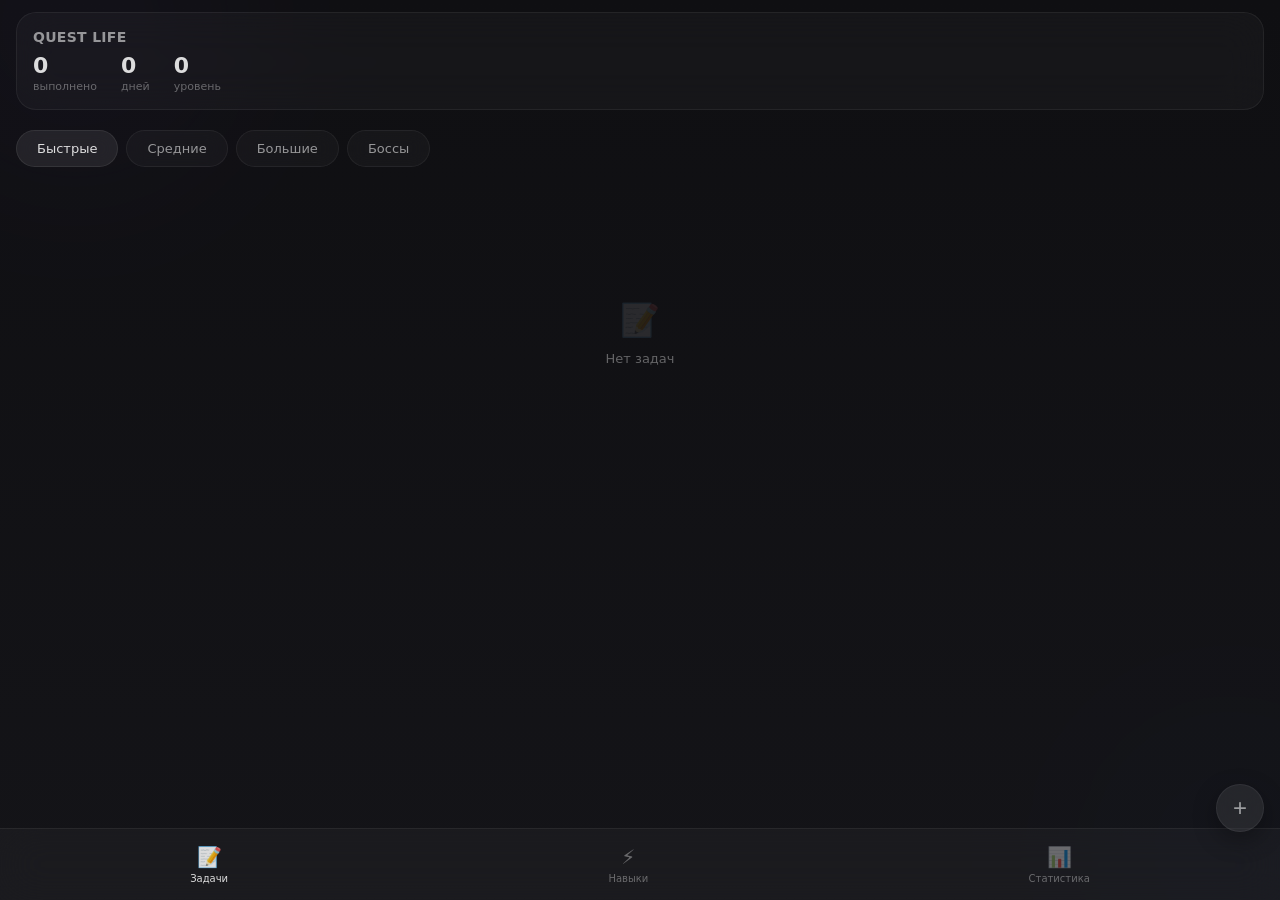
<file: index (1).html>
<!DOCTYPE html>
<html lang="ru">
<head>
    <meta charset="UTF-8">
    <meta name="viewport" content="width=device-width, initial-scale=1.0, maximum-scale=1.0, user-scalable=no, viewport-fit=cover">
    <meta name="apple-mobile-web-app-capable" content="yes">
    <meta name="apple-mobile-web-app-status-bar-style" content="black-translucent">
    <title>Quest Life</title>
    <script src="https://telegram.org/js/telegram-web-app.js"></script>
    <style>
        :root {
            --bg-primary: #0f0f12;
            --bg-secondary: #1a1a1f;
            --glass-white: rgba(255, 255, 255, 0.03);
            --glass-light: rgba(255, 255, 255, 0.05);
            --glass-medium: rgba(255, 255, 255, 0.08);
            --border-glass: rgba(255, 255, 255, 0.06);
            --text-primary: rgba(255, 255, 255, 0.85);
            --text-secondary: rgba(255, 255, 255, 0.55);
            --text-tertiary: rgba(255, 255, 255, 0.35);
            --accent-muted: rgba(139, 92, 246, 0.15);
            --accent-soft: rgba(139, 92, 246, 0.25);
            --success-muted: rgba(74, 222, 128, 0.15);
            --success-soft: rgba(74, 222, 128, 0.25);
            --safe-top: env(safe-area-inset-top);
            --safe-bottom: env(safe-area-inset-bottom);
        }

        * {
            margin: 0;
            padding: 0;
            box-sizing: border-box;
            -webkit-tap-highlight-color: transparent;
            -webkit-user-select: none;
            user-select: none;
        }

        *::-webkit-scrollbar { display: none; }
        * { 
            -ms-overflow-style: none;
            scrollbar-width: none;
        }

        html, body {
            height: 100%;
            overflow: hidden;
            position: fixed;
            width: 100%;
        }

        body {
            font-family: -apple-system, BlinkMacSystemFont, 'SF Pro Display', system-ui, sans-serif;
            background: var(--bg-primary);
            color: var(--text-primary);
        }

        .bg-layer {
            position: fixed;
            inset: 0;
            z-index: 0;
            background: linear-gradient(180deg, #0f0f12 0%, #141418 100%);
        }

        .glass-orbs {
            position: absolute;
            inset: 0;
            overflow: hidden;
            opacity: 0.4;
        }

        .orb {
            position: absolute;
            border-radius: 50%;
            filter: blur(100px);
        }

        .orb-1 {
            width: 350px;
            height: 350px;
            background: radial-gradient(circle, rgba(139, 92, 246, 0.15), transparent);
            top: -150px;
            left: -100px;
            animation: float-slow 30s infinite ease-in-out;
        }

        .orb-2 {
            width: 300px;
            height: 300px;
            background: radial-gradient(circle, rgba(59, 130, 246, 0.1), transparent);
            bottom: -100px;
            right: -100px;
            animation: float-slow 25s infinite ease-in-out reverse;
        }

        @keyframes float-slow {
            0%, 100% { transform: translate(0, 0); }
            50% { transform: translate(20px, -20px); }
        }

        .app {
            position: relative;
            height: 100vh;
            display: flex;
            flex-direction: column;
            z-index: 1;
        }

        .header {
            padding: calc(var(--safe-top) + 12px) 16px 12px;
        }

        .header-card {
            background: var(--glass-white);
            backdrop-filter: blur(20px);
            -webkit-backdrop-filter: blur(20px);
            border-radius: 20px;
            border: 1px solid var(--border-glass);
            padding: 16px;
        }

        .app-name {
            font-size: 14px;
            font-weight: 600;
            color: var(--text-secondary);
            letter-spacing: 0.3px;
            margin-bottom: 8px;
        }

        .stats-row {
            display: flex;
            gap: 24px;
        }

        .stat {
            display: flex;
            flex-direction: column;
            gap: 2px;
        }

        .stat-value {
            font-size: 22px;
            font-weight: 600;
            color: var(--text-primary);
            letter-spacing: -0.5px;
        }

        .stat-label {
            font-size: 11px;
            color: var(--text-tertiary);
            text-transform: lowercase;
        }

        .tabs {
            padding: 8px 16px;
            display: flex;
            gap: 8px;
            overflow-x: auto;
        }

        .tab {
            flex-shrink: 0;
            padding: 10px 20px;
            background: var(--glass-white);
            backdrop-filter: blur(10px);
            -webkit-backdrop-filter: blur(10px);
            border: 1px solid var(--border-glass);
            border-radius: 100px;
            font-size: 13px;
            font-weight: 500;
            color: var(--text-secondary);
            transition: all 0.2s ease;
        }

        .tab.active {
            background: var(--glass-medium);
            color: var(--text-primary);
            border-color: rgba(255, 255, 255, 0.08);
        }

        .content {
            flex: 1;
            overflow: hidden;
            position: relative;
        }

        .tasks-container {
            height: 100%;
            overflow-y: auto;
            padding: 8px 16px 90px;
        }

        .task {
            background: var(--glass-white);
            backdrop-filter: blur(10px);
            -webkit-backdrop-filter: blur(10px);
            border: 1px solid var(--border-glass);
            border-radius: 16px;
            padding: 14px;
            margin-bottom: 8px;
            transition: all 0.3s ease;
            transform: translateX(0);
            position: relative;
            overflow: hidden;
        }

        .task.add-subtask-mode {
            background: var(--accent-muted);
            border-color: var(--accent-soft);
        }

        .task.completed {
            opacity: 0.4;
        }

        .task-body {
            display: flex;
            gap: 12px;
            align-items: flex-start;
        }

        .task-check {
            width: 20px;
            height: 20px;
            border-radius: 6px;
            border: 1.5px solid rgba(255, 255, 255, 0.15);
            background: var(--glass-white);
            flex-shrink: 0;
            margin-top: 1px;
            transition: all 0.2s ease;
            position: relative;
            cursor: pointer;
        }

        .task-check.checked {
            background: var(--success-muted);
            border-color: var(--success-soft);
        }

        .task-check.checked::after {
            content: '✓';
            position: absolute;
            inset: 0;
            display: flex;
            align-items: center;
            justify-content: center;
            font-size: 12px;
            color: var(--text-primary);
        }

        .task-content {
            flex: 1;
            min-width: 0;
        }

        .task-title {
            font-size: 14px;
            font-weight: 500;
            color: var(--text-primary);
            line-height: 1.4;
            margin-bottom: 4px;
        }

        .task-desc {
            font-size: 12px;
            color: var(--text-tertiary);
            line-height: 1.4;
            margin-bottom: 6px;
        }

        .task-tags {
            display: flex;
            gap: 6px;
            flex-wrap: wrap;
        }

        .task-tag {
            padding: 3px 8px;
            background: var(--accent-muted);
            border-radius: 100px;
            font-size: 11px;
            color: var(--text-secondary);
        }

        /* Progress bar */
        .task-progress {
            margin-top: 10px;
            height: 6px;
            background: var(--glass-light);
            border-radius: 100px;
            overflow: hidden;
            position: relative;
        }

        .task-progress-fill {
            height: 100%;
            background: linear-gradient(90deg, var(--accent-soft), var(--success-soft));
            border-radius: 100px;
            transition: width 0.5s ease;
            position: relative;
            overflow: hidden;
        }

        .task-progress-fill::after {
            content: '';
            position: absolute;
            top: 0;
            left: -100%;
            width: 100%;
            height: 100%;
            background: linear-gradient(90deg, transparent, rgba(255,255,255,0.2), transparent);
            animation: shimmer 2s infinite;
        }

        @keyframes shimmer {
            0% { transform: translateX(-100%); }
            100% { transform: translateX(200%); }
        }

        .progress-text {
            position: absolute;
            right: 0;
            top: -18px;
            font-size: 10px;
            color: var(--text-tertiary);
        }

        /* Subtasks */
        .subtasks {
            margin-top: 12px;
            padding-top: 12px;
            border-top: 1px solid var(--border-glass);
        }

        .subtask {
            display: flex;
            align-items: center;
            gap: 10px;
            padding: 6px 0;
            font-size: 12px;
            color: var(--text-secondary);
        }

        .subtask-check {
            width: 16px;
            height: 16px;
            border-radius: 4px;
            border: 1px solid rgba(255, 255, 255, 0.1);
            background: var(--glass-white);
            flex-shrink: 0;
            transition: all 0.2s ease;
            cursor: pointer;
        }

        .subtask-check.checked {
            background: var(--success-muted);
            border-color: var(--success-soft);
        }

        .subtask-check.checked::after {
            content: '✓';
            display: flex;
            align-items: center;
            justify-content: center;
            font-size: 10px;
            color: var(--text-primary);
        }

        .subtask-title {
            flex: 1;
        }

        .subtask-actions {
            display: flex;
            gap: 8px;
        }

        .subtask-delete {
            color: var(--text-tertiary);
            font-size: 14px;
            cursor: pointer;
        }

        .empty {
            display: flex;
            flex-direction: column;
            align-items: center;
            justify-content: center;
            height: 300px;
            color: var(--text-tertiary);
        }

        .empty-icon {
            font-size: 32px;
            margin-bottom: 12px;
            opacity: 0.3;
        }

        .empty-text {
            font-size: 13px;
        }

        .fab {
            position: fixed;
            bottom: calc(68px + var(--safe-bottom));
            right: 16px;
            width: 48px;
            height: 48px;
            background: var(--glass-medium);
            backdrop-filter: blur(20px);
            -webkit-backdrop-filter: blur(20px);
            border: 1px solid var(--border-glass);
            border-radius: 50%;
            display: flex;
            align-items: center;
            justify-content: center;
            font-size: 24px;
            color: var(--text-secondary);
            box-shadow: 0 8px 24px rgba(0, 0, 0, 0.3);
            transition: all 0.2s ease;
            z-index: 100;
            cursor: pointer;
        }

        .fab:active {
            transform: scale(0.9);
        }

        .bottom-nav {
            position: fixed;
            bottom: 0;
            left: 0;
            right: 0;
            background: var(--glass-white);
            backdrop-filter: blur(20px);
            -webkit-backdrop-filter: blur(20px);
            border-top: 1px solid var(--border-glass);
            padding: 8px 0 calc(8px + var(--safe-bottom));
            z-index: 90;
        }

        .nav-items {
            display: flex;
            justify-content: space-around;
        }

        .nav-item {
            padding: 8px 16px;
            display: flex;
            flex-direction: column;
            align-items: center;
            gap: 4px;
            color: var(--text-tertiary);
            transition: all 0.2s ease;
            cursor: pointer;
        }

        .nav-item.active {
            color: var(--text-primary);
        }

        .nav-icon {
            font-size: 20px;
        }

        .nav-label {
            font-size: 10px;
            font-weight: 500;
        }

        .modal {
            position: fixed;
            inset: 0;
            background: rgba(0, 0, 0, 0.6);
            backdrop-filter: blur(4px);
            -webkit-backdrop-filter: blur(4px);
            z-index: 200;
            display: none;
            align-items: flex-end;
        }

        .modal.show {
            display: flex;
        }

        .modal-sheet {
            width: 100%;
            background: var(--bg-secondary);
            border-radius: 24px 24px 0 0;
            padding: 24px 20px calc(24px + var(--safe-bottom));
            transform: translateY(100%);
            transition: transform 0.3s cubic-bezier(0.4, 0, 0.2, 1);
        }

        .modal.show .modal-sheet {
            transform: translateY(0);
        }

        .modal-handle {
            width: 36px;
            height: 4px;
            background: var(--glass-medium);
            border-radius: 2px;
            margin: 0 auto 20px;
        }

        .modal-title {
            font-size: 18px;
            font-weight: 600;
            color: var(--text-primary);
            margin-bottom: 20px;
        }

        .form-group {
            margin-bottom: 16px;
        }

        .form-label {
            font-size: 12px;
            color: var(--text-secondary);
            margin-bottom: 6px;
            display: block;
        }

        .form-input {
            width: 100%;
            padding: 12px 14px;
            background: var(--glass-white);
            border: 1px solid var(--border-glass);
            border-radius: 12px;
            color: var(--text-primary);
            font-size: 14px;
            transition: all 0.2s ease;
        }

        .form-input:focus {
            outline: none;
            background: var(--glass-light);
            border-color: rgba(255, 255, 255, 0.1);
        }

        .skill-options {
            display: flex;
            flex-direction: column;
            gap: 8px;
            max-height: 200px;
            overflow-y: auto;
        }

        .skill-opt {
            padding: 12px;
            background: var(--glass-white);
            border: 1px solid var(--border-glass);
            border-radius: 12px;
            display: flex;
            align-items: center;
            gap: 10px;
            transition: all 0.2s ease;
            position: relative;
            overflow: hidden;
            cursor: pointer;
        }

        .skill-opt.selected {
            background: var(--accent-muted);
            border-color: var(--accent-soft);
        }

        .skill-opt-icon {
            font-size: 20px;
        }

        .skill-opt-name {
            font-size: 14px;
            color: var(--text-primary);
        }
        
        .add-skill-btn {
            padding: 12px;
            background: var(--glass-light);
            border: 1px dashed var(--border-glass);
            border-radius: 12px;
            display: flex;
            align-items: center;
            justify-content: center;
            gap: 8px;
            color: var(--text-secondary);
            font-size: 13px;
            transition: all 0.2s ease;
            cursor: pointer;
        }

        .add-skill-btn:active {
            transform: scale(0.97);
        }

        .modal-actions {
            display: flex;
            gap: 12px;
            margin-top: 24px;
        }

        .btn {
            flex: 1;
            padding: 14px;
            border-radius: 12px;
            font-size: 14px;
            font-weight: 500;
            border: none;
            transition: all 0.2s ease;
            cursor: pointer;
        }

        .btn-cancel {
            background: var(--glass-white);
            color: var(--text-secondary);
        }

        .btn-save {
            background: var(--glass-medium);
            color: var(--text-primary);
        }

        .btn:active {
            transform: scale(0.97);
        }

        .toast {
            position: fixed;
            top: calc(var(--safe-top) + 16px);
            left: 50%;
            transform: translateX(-50%) translateY(-100px);
            background: var(--glass-medium);
            backdrop-filter: blur(20px);
            -webkit-backdrop-filter: blur(20px);
            border: 1px solid var(--border-glass);
            border-radius: 12px;
            padding: 12px 20px;
            font-size: 13px;
            color: var(--text-primary);
            box-shadow: 0 8px 24px rgba(0, 0, 0, 0.3);
            z-index: 300;
            opacity: 0;
            transition: all 0.3s ease;
        }

        .toast.show {
            transform: translateX(-50%) translateY(0);
            opacity: 1;
        }

        .skills-view {
            padding: 8px 16px 90px;
            display: none;
        }

        .skills-view.active {
            display: block;
        }

        .skill-card {
            background: var(--glass-white);
            backdrop-filter: blur(10px);
            -webkit-backdrop-filter: blur(10px);
            border: 1px solid var(--border-glass);
            border-radius: 16px;
            padding: 20px;
            margin-bottom: 12px;
            transition: all 0.3s ease;
            transform: translateX(0);
        }

        .skill-header {
            display: flex;
            align-items: center;
            gap: 16px;
            margin-bottom: 12px;
        }

        .skill-icon-large {
            font-size: 36px;
        }

        .skill-info {
            flex: 1;
        }

        .skill-name {
            font-size: 16px;
            font-weight: 600;
            color: var(--text-primary);
            margin-bottom: 4px;
        }

        .skill-level {
            font-size: 24px;
            font-weight: 600;
            color: var(--text-secondary);
        }

        .skill-progress {
            height: 6px;
            background: var(--glass-light);
            border-radius: 100px;
            overflow: hidden;
        }

        .skill-progress-fill {
            height: 100%;
            background: linear-gradient(90deg, var(--accent-soft), var(--success-soft));
            border-radius: 100px;
            transition: width 0.5s ease;
        }

        /* Add subtask indicator */
        .add-subtask-indicator {
            position: absolute;
            left: 0;
            top: 0;
            bottom: 0;
            width: 6px;
            background: var(--accent-soft);
            border-radius: 16px 0 0 16px;
            transform: scaleX(0);
            transition: transform 0.3s ease;
        }

        .task.add-subtask-mode .add-subtask-indicator {
            transform: scaleX(1);
        }
		
		/* предотвращаем случайные горизонтальные жесты */
		.tasks-container, .task {
			touch-action: pan-y;
		}

		/* выполненные задачи всегда остаются приглушёнными */
		.task.completed,
		.task.completed:active,
		.task.completed:focus {
			opacity: 0.4 !important;
			transform: translateX(0) !important;
		}

    </style>
</head>
<body>
    <div class="bg-layer">
        <div class="glass-orbs">
            <div class="orb orb-1"></div>
            <div class="orb orb-2"></div>
        </div>
    </div>

    <div class="app">
        <div class="header">
            <div class="header-card">
                <div class="app-name">QUEST LIFE</div>
                <div class="stats-row">
                    <div class="stat">
                        <div class="stat-value" id="statCompleted">0</div>
                        <div class="stat-label">выполнено</div>
                    </div>
                    <div class="stat">
                        <div class="stat-value" id="statStreak">0</div>
                        <div class="stat-label">дней</div>
                    </div>
                    <div class="stat">
                        <div class="stat-value" id="statLevel">0</div>
                        <div class="stat-label">уровень</div>
                    </div>
                </div>
            </div>
        </div>

        <div class="tabs">
            <div class="tab active" data-cat="near">Быстрые</div>
            <div class="tab" data-cat="medium">Средние</div>
            <div class="tab" data-cat="big">Большие</div>
            <div class="tab" data-cat="boss">Боссы</div>
        </div>

        <div class="content">
            <div class="tasks-container" id="tasksContainer"></div>
            <div class="skills-view" id="skillsView"></div>
        </div>
    </div>

    <button class="fab" id="fabButton">+</button>

    <div class="bottom-nav">
        <div class="nav-items">
            <div class="nav-item active" data-view="tasks">
                <div class="nav-icon">📝</div>
                <div class="nav-label">Задачи</div>
            </div>
            <div class="nav-item" data-view="skills">
                <div class="nav-icon">⚡</div>
                <div class="nav-label">Навыки</div>
            </div>
            <div class="nav-item" data-view="stats">
                <div class="nav-icon">📊</div>
                <div class="nav-label">Статистика</div>
            </div>
        </div>
    </div>

    <!-- Main Modal -->
    <div class="modal" id="modal">
        <div class="modal-sheet">
            <div class="modal-handle"></div>
            <div class="modal-title">Новая задача</div>
            
            <div class="form-group">
                <label class="form-label">Название</label>
                <input type="text" class="form-input" id="inputTitle" placeholder="Что нужно сделать?">
            </div>
            
            <div class="form-group">
                <label class="form-label">Описание</label>
                <input type="text" class="form-input" id="inputDesc" placeholder="Детали (необязательно)">
            </div>
            
            <div class="form-group">
                <label class="form-label">Навык</label>
                <div class="skill-options" id="skillOptions"></div>
                <div class="add-skill-btn" id="addSkillBtn">+ Добавить навык</div>
            </div>
            
            <div class="modal-actions">
                <button class="btn btn-cancel" id="cancelBtn">Отмена</button>
                <button class="btn btn-save" id="saveTaskBtn">Сохранить</button>
            </div>
        </div>
    </div>
    
    <!-- Skill Modal -->
    <div class="modal" id="skillModal">
        <div class="modal-sheet">
            <div class="modal-handle"></div>
            <div class="modal-title">Новый навык</div>
            
            <div class="form-group">
                <label class="form-label">Эмоджи</label>
                <input type="text" class="form-input" id="skillEmoji" placeholder="🎯" maxlength="2" style="text-align: center; font-size: 24px;">
            </div>
            
            <div class="form-group">
                <label class="form-label">Название навыка</label>
                <input type="text" class="form-input" id="skillName" placeholder="Например: Чтение книг">
            </div>
            
            <div class="modal-actions">
                <button class="btn btn-cancel" id="cancelSkillBtn">Отмена</button>
                <button class="btn btn-save" id="saveSkillBtn">Добавить</button>
            </div>
        </div>
    </div>

    <!-- Subtask Modal -->
    <div class="modal" id="subtaskModal">
        <div class="modal-sheet">
            <div class="modal-handle"></div>
            <div class="modal-title">Подзадачи</div>
            
            <div class="form-group">
                <label class="form-label">Новая подзадача</label>
                <input type="text" class="form-input" id="inputSubtask" placeholder="Что нужно сделать?">
            </div>
            
            <div class="modal-actions">
                <button class="btn btn-cancel" id="cancelSubtaskBtn">Отмена</button>
                <button class="btn btn-save" id="addSubtaskBtn">Добавить</button>
            </div>
            
            <div class="subtasks" id="subtasksList" style="margin-top: 20px; max-height: 300px; overflow-y: auto;"></div>
        </div>
    </div>

    <div class="toast" id="toast"></div>

    <script>
    let currentCategory = 'near';
    let selectedSkill = null;
    let currentTaskForSubtasks = null;
    let currentTaskCategoryForSubtasks = null; // ДОБАВЛЕНО: храним категорию задачи для подзадач

    let tasks = {
        near: [],
        medium: [],
        big: [],
        boss: []
    };

    let stats = {
        completed: 0,
        streak: 0,
        skills: {}
    };

    let skills = {
        piano: { name: 'Игра на пианино', icon: '🎹' }
    };

    // Загрузка при старте
    document.addEventListener('DOMContentLoaded', () => {
        loadData();
        renderTasks();
        renderSkills();
        updateStats();
        updateSkillsView();
        initTabs();
        initNav();
        initEventListeners();
    });

    // ИНИЦИАЛИЗАЦИЯ ВСЕХ ОБРАБОТЧИКОВ СОБЫТИЙ
    function initEventListeners() {
        // FAB кнопка
        document.getElementById('fabButton').addEventListener('click', openModal);
        
        // Модальные окна - кнопки
        document.getElementById('cancelBtn').addEventListener('click', closeModal);
        document.getElementById('saveTaskBtn').addEventListener('click', saveTask);
        document.getElementById('addSkillBtn').addEventListener('click', openSkillModal);
        document.getElementById('cancelSkillBtn').addEventListener('click', closeSkillModal);
        document.getElementById('saveSkillBtn').addEventListener('click', saveSkill);
        document.getElementById('cancelSubtaskBtn').addEventListener('click', closeSubtaskModal);
        document.getElementById('addSubtaskBtn').addEventListener('click', addSubtask);
        
        // Закрытие модалок по клику на фон
        document.getElementById('modal').addEventListener('click', (e) => {
            if (e.target.id === 'modal') closeModal();
        });
        
        document.getElementById('skillModal').addEventListener('click', (e) => {
            if (e.target.id === 'skillModal') closeSkillModal();
        });
        
        document.getElementById('subtaskModal').addEventListener('click', (e) => {
            if (e.target.id === 'subtaskModal') closeSubtaskModal();
        });
    }

    // ТАБЫ
    function initTabs() {
        document.querySelectorAll('.tab').forEach(tab => {
            tab.addEventListener('click', () => {
                document.querySelectorAll('.tab').forEach(t => t.classList.remove('active'));
                tab.classList.add('active');
                currentCategory = tab.dataset.cat;
                renderTasks();
            });
        });
    }

    // НАВИГАЦИЯ
    function initNav() {
        document.querySelectorAll('.nav-item').forEach(item => {
            item.addEventListener('click', () => {
                document.querySelectorAll('.nav-item').forEach(i => i.classList.remove('active'));
                item.classList.add('active');
                
                const view = item.dataset.view;
                if (view === 'skills') {
                    document.getElementById('tasksContainer').style.display = 'none';
                    document.querySelector('.tabs').style.display = 'none';
                    document.getElementById('skillsView').classList.add('active');
                    updateSkillsView();
                } else {
                    document.getElementById('tasksContainer').style.display = 'block';
                    document.querySelector('.tabs').style.display = 'flex';
                    document.getElementById('skillsView').classList.remove('active');
                }
            });
        });
    }

    // НАВЫКИ В МОДАЛКЕ
    function renderSkills() {
        const container = document.getElementById('skillOptions');
        container.innerHTML = Object.entries(skills).map(([id, skill]) => `
            <div class="skill-opt" data-skill="${id}">
                <div class="skill-opt-icon">${skill.icon}</div>
                <div class="skill-opt-name">${skill.name}</div>
            </div>
        `).join('');
        
        // Добавляем обработчики для выбора навыков
        document.querySelectorAll('.skill-opt').forEach(opt => {
            opt.addEventListener('click', () => {
                selectSkill(opt.dataset.skill);
            });
        });
    }

    function selectSkill(skillId) {
        document.querySelectorAll('.skill-opt').forEach(o => o.classList.remove('selected'));
        document.querySelector(`[data-skill="${skillId}"]`).classList.add('selected');
        selectedSkill = skillId;
    }

    // МОДАЛКИ
    function openModal() {
        document.getElementById('modal').classList.add('show');
    }

    function closeModal() {
        document.getElementById('modal').classList.remove('show');
    }

    function openSkillModal() {
        document.getElementById('skillModal').classList.add('show');
    }

    function closeSkillModal() {
        document.getElementById('skillModal').classList.remove('show');
    }

    // ИЗМЕНЕНО: сохраняем категорию задачи при открытии модалки подзадач
    function openSubtaskModal(taskId, taskCategory) {
        currentTaskForSubtasks = taskId;
        currentTaskCategoryForSubtasks = taskCategory; // Сохраняем категорию задачи
        document.getElementById('subtaskModal').classList.add('show');
        renderSubtasks();
    }

    function closeSubtaskModal() {
        document.getElementById('subtaskModal').classList.remove('show');
        currentTaskForSubtasks = null;
        currentTaskCategoryForSubtasks = null;
    }

    function saveSkill() {
        const emoji = document.getElementById('skillEmoji').value.trim();
        const name = document.getElementById('skillName').value.trim();
        
        if (!emoji || !name) {
            showToast('Заполните все поля');
            return;
        }
        
        const skillId = 'skill_' + Date.now();
        skills[skillId] = { name, icon: emoji };
        stats.skills[skillId] = 0;
        
        saveData();
        renderSkills();
        updateSkillsView();
        closeSkillModal();
        showToast('Навык добавлен');
    }

    function saveTask() {
        const title = document.getElementById('inputTitle').value.trim();
        if (!title) {
            showToast('Введите название');
            return;
        }
        
        const task = {
            id: Date.now(),
            title,
            description: document.getElementById('inputDesc').value.trim(),
            completed: false,
            skill: selectedSkill,
            category: currentCategory,
            subtasks: []
        };
        
        tasks[currentCategory].push(task);
        saveData();
        renderTasks();
        closeModal();
        showToast('Задача добавлена');
    }

    // РЕНДЕР ЗАДАЧ
    function renderTasks() {
        const container = document.getElementById('tasksContainer');
        const categoryTasks = tasks[currentCategory];
        
        if (categoryTasks.length === 0) {
            container.innerHTML = `
                <div class="empty">
                    <div class="empty-icon">📝</div>
                    <div class="empty-text">Нет задач</div>
                </div>
            `;
            return;
        }
        
        container.innerHTML = categoryTasks.map(task => {
            const progress = calculateProgress(task);
            const skillInfo = task.skill && skills[task.skill] ? skills[task.skill] : null;
            const hasSubtasks = task.subtasks && task.subtasks.length > 0;
            
            return `
                <div class="task ${task.completed ? 'completed' : ''}" data-id="${task.id}" data-category="${currentCategory}">
                    <div class="add-subtask-indicator"></div>
                    <div class="task-body">
                        <div class="task-check ${task.completed ? 'checked' : ''}" data-task-id="${task.id}"></div>
                        <div class="task-content">
                            <div class="task-title">${task.title}</div>
                            ${task.description ? `<div class="task-desc">${task.description}</div>` : ''}
                            <div class="task-tags">
                                ${skillInfo ? `<div class="task-tag">${skillInfo.icon} +1</div>` : ''}
                            </div>
                            ${hasSubtasks ? `
                                <div class="task-progress">
                                    <div class="task-progress-fill" style="width: ${progress}%"></div>
                                    <div class="progress-text">${progress}%</div>
                                </div>
                                <div class="subtasks">
                                    ${task.subtasks.map((subtask, index) => `
                                        <div class="subtask">
                                            <div class="subtask-check ${subtask.completed ? 'checked' : ''}" 
                                                 data-task-id="${task.id}" data-subtask-index="${index}"></div>
                                            <div class="subtask-title">${subtask.title}</div>
                                            <div class="subtask-actions">
                                                <div class="subtask-delete" data-task-id="${task.id}" data-subtask-index="${index}">🗑</div>
                                            </div>
                                        </div>
                                    `).join('')}
                                </div>
                            ` : ''}
                        </div>
                    </div>
                </div>
            `;
        }).join('');
        
        // ИНИЦИАЛИЗАЦИЯ СВАЙПА И КЛИКОВ ПОСЛЕ РЕНДЕРА
        initSwipe();
        initTaskClickHandlers();
    }

    // ИНИЦИАЛИЗАЦИЯ ОБРАБОТЧИКОВ КЛИКОВ ДЛЯ ЗАДАЧ
	// ИНИЦИАЛИЗАЦИЯ ОБРАБОТЧИКОВ КЛИКОВ ДЛЯ ЗАДАЧ
	function initTaskClickHandlers() {
		// Обработчики для чекбоксов задач
		document.querySelectorAll('.task-check').forEach(check => {
			check.addEventListener('click', (e) => {
				e.stopPropagation();
				const taskId = parseInt(check.dataset.taskId);
				toggleTask(taskId);
			});
		});
		
		// Обработчики для чекбоксов подзадач
		document.querySelectorAll('.subtask-check').forEach(check => {
			check.addEventListener('click', (e) => {
				e.stopPropagation();
				const taskId = parseInt(check.dataset.taskId);
				const subtaskIndex = parseInt(check.dataset.subtaskIndex);
				toggleSubtask(taskId, subtaskIndex);
			});
		});
		
		// Обработчики для удаления подзадач
		document.querySelectorAll('.subtask-delete').forEach(deleteBtn => {
			deleteBtn.addEventListener('click', (e) => {
				e.stopPropagation();
				const taskId = parseInt(deleteBtn.dataset.taskId);
				const subtaskIndex = parseInt(deleteBtn.dataset.subtaskIndex);
				deleteSubtask(taskId, subtaskIndex);
			});
		});

		// Блокируем клики и двойные клики по самому таску (кроме интерактивных элементов)
		document.querySelectorAll('.task').forEach(taskEl => {
			taskEl.addEventListener('click', (e) => {
				if (
					e.target.closest('.task-check') || 
					e.target.closest('.subtask-check') || 
					e.target.closest('.subtask-delete')
				) {
					return; // разрешаем только эти элементы
				}
				e.stopPropagation();
				e.preventDefault();
			});

			taskEl.addEventListener('dblclick', (e) => {
				e.stopPropagation();
				e.preventDefault();
				return false;
			});
		});
	}



    // СВАЙП ДЛЯ УДАЛЕНИЯ И ДОБАВЛЕНИЯ ПОДЗАДАЧ
    function initSwipe() {
		const taskElements = document.querySelectorAll('.task');

		taskElements.forEach(task => {
			let startX = 0;
			let startY = 0;
			let currentX = 0;
			let isTracking = false;
			let isSwiping = false;
			let taskId = parseInt(task.dataset.id);
			let taskCategory = task.dataset.category;

			const ACTIVATE_THRESHOLD = 12;   // порог активации свайпа
			const ACTION_THRESHOLD = 60;     // порог действия
			const MAX_TRANSLATE = 100;

			task.addEventListener('touchstart', e => {
				if (e.target.closest('.task-check') ||
					e.target.closest('.subtask-check') ||
					e.target.closest('.subtask-delete')) {
					return;
				}

				const t = e.touches[0];
				startX = t.clientX;
				startY = t.clientY;
				isTracking = true;
				isSwiping = false;
				currentX = startX;
				task.style.transition = 'none';
				task.classList.remove('add-subtask-mode');
			}, { passive: true });

			task.addEventListener('touchmove', e => {
				if (!isTracking) return;

				const t = e.touches[0];
				currentX = t.clientX;
				const dx = currentX - startX;
				const dy = t.clientY - startY;

				if (!isSwiping) {
					if (Math.abs(dx) > ACTIVATE_THRESHOLD && Math.abs(dx) > Math.abs(dy)) {
						isSwiping = true;
					} else {
						return;
					}
				}

				if (dx < 0) {
					const translate = Math.max(dx, -MAX_TRANSLATE);
					task.style.transform = `translateX(${translate}px)`;
					task.style.opacity = Math.abs(dx) > ACTION_THRESHOLD ? '0.5' : '1';
				} else if (dx > 0 && (taskCategory === 'medium' || taskCategory === 'big')) {
					const translate = Math.min(dx, MAX_TRANSLATE);
					task.style.transform = `translateX(${translate}px)`;
					if (dx > ACTION_THRESHOLD) {
						task.classList.add('add-subtask-mode');
					} else {
						task.classList.remove('add-subtask-mode');
					}
				}
			}, { passive: true });

			function endSwipe() {
				if (!isTracking) return;

				const dx = currentX - startX;
				task.style.transition = 'all 0.3s ease';

				if (!isSwiping || Math.abs(dx) < ACTION_THRESHOLD) {
					task.style.transform = 'translateX(0)';
					task.style.opacity = '1';
					task.classList.remove('add-subtask-mode');
					isTracking = false;
					isSwiping = false;
					return;
				}

				if (dx < 0) {
					task.style.transform = 'translateX(-100%)';
					task.style.opacity = '0';
					setTimeout(() => {
						deleteTask(taskId, taskCategory);
					}, 300);
				} else if (dx > 0 && (taskCategory === 'medium' || taskCategory === 'big')) {
					task.style.transform = 'translateX(0)';
					task.classList.remove('add-subtask-mode');
					openSubtaskModal(taskId, taskCategory);
					showToast('Режим подзадач');
				} else {
					task.style.transform = 'translateX(0)';
					task.style.opacity = '1';
					task.classList.remove('add-subtask-mode');
				}

				isTracking = false;
				isSwiping = false;
			}

			task.addEventListener('touchend', endSwipe, { passive: true });
			task.addEventListener('touchcancel', endSwipe, { passive: true });

			// Блокируем клики и даблклики по карточке
			task.addEventListener('click', (e) => {
				if (e.target.closest('.task-check') ||
					e.target.closest('.subtask-check') ||
					e.target.closest('.subtask-delete')) {
					return;
				}
				e.stopPropagation();
				e.preventDefault();
			});

			task.addEventListener('dblclick', (e) => {
				e.stopPropagation();
				e.preventDefault();
				return false;
			});
		});
	}



    // ПОДЗАДАЧИ
    function renderSubtasks() {
        if (!currentTaskForSubtasks || !currentTaskCategoryForSubtasks) return;
        
        // ИСПРАВЛЕНО: ищем задачу в правильной категории
        const task = tasks[currentTaskCategoryForSubtasks].find(t => t.id === currentTaskForSubtasks);
        if (!task) return;
        
        const container = document.getElementById('subtasksList');
        container.innerHTML = '';
        
        if (!task.subtasks || task.subtasks.length === 0) {
            container.innerHTML = '<div style="text-align: center; color: var(--text-tertiary); font-size: 13px;">Нет подзадач</div>';
            return;
        }
        
        task.subtasks.forEach((subtask, index) => {
            const subtaskElement = document.createElement('div');
            subtaskElement.className = 'subtask';
            subtaskElement.innerHTML = `
                <div class="subtask-check ${subtask.completed ? 'checked' : ''}" 
                     data-task-id="${task.id}" data-subtask-index="${index}"></div>
                <div class="subtask-title">${subtask.title}</div>
                <div class="subtask-actions">
                    <div class="subtask-delete" data-task-id="${task.id}" data-subtask-index="${index}">🗑</div>
                </div>
            `;
            container.appendChild(subtaskElement);
        });
        
        // Добавляем обработчики для подзадач в модалке
        container.querySelectorAll('.subtask-check').forEach(check => {
            check.addEventListener('click', () => {
                const taskId = parseInt(check.dataset.taskId);
                const subtaskIndex = parseInt(check.dataset.subtaskIndex);
                toggleSubtaskInModal(taskId, subtaskIndex);
            });
        });
        
        container.querySelectorAll('.subtask-delete').forEach(deleteBtn => {
            deleteBtn.addEventListener('click', () => {
                const taskId = parseInt(deleteBtn.dataset.taskId);
                const subtaskIndex = parseInt(deleteBtn.dataset.subtaskIndex);
                deleteSubtaskInModal(taskId, subtaskIndex);
            });
        });
    }

    // ДОБАВЛЕНО: функции для работы с подзадачами в модалке
    function toggleSubtaskInModal(taskId, subtaskIndex) {
        if (!currentTaskCategoryForSubtasks) return;
        const task = tasks[currentTaskCategoryForSubtasks].find(t => t.id === taskId);
        if (!task || !task.subtasks) return;
        
        task.subtasks[subtaskIndex].completed = !task.subtasks[subtaskIndex].completed;
        
        // Автоматически отмечаем основную задачу выполненной, если все подзадачи выполнены
        const allCompleted = task.subtasks.every(st => st.completed);
        if (allCompleted && !task.completed) {
            task.completed = true;
            stats.completed++;
            if (task.skill && stats.skills[task.skill] !== undefined) {
                stats.skills[task.skill]++;
            }
        } else if (!allCompleted && task.completed) {
            task.completed = false;
            stats.completed--;
            if (task.skill && stats.skills[task.skill] !== undefined) {
                stats.skills[task.skill] = Math.max(0, stats.skills[task.skill] - 1);
            }
        }
        
        saveData();
        renderSubtasks();
        renderTasks();
        updateStats();
        updateSkillsView();
    }

    function deleteSubtaskInModal(taskId, subtaskIndex) {
        if (!currentTaskCategoryForSubtasks) return;
        const task = tasks[currentTaskCategoryForSubtasks].find(t => t.id === taskId);
        if (!task || !task.subtasks) return;
        
        task.subtasks.splice(subtaskIndex, 1);
        
        saveData();
        renderSubtasks();
        renderTasks();
        showToast('Подзадача удалена');
    }

    function addSubtask() {
        if (!currentTaskForSubtasks || !currentTaskCategoryForSubtasks) return;
        
        const title = document.getElementById('inputSubtask').value.trim();
        if (!title) {
            showToast('Введите название подзадачи');
            return;
        }
        
        // ИСПРАВЛЕНО: ищем задачу в правильной категории
        const task = tasks[currentTaskCategoryForSubtasks].find(t => t.id === currentTaskForSubtasks);
        if (!task) return;
        
        if (!task.subtasks) task.subtasks = [];
        
        task.subtasks.push({
            title,
            completed: false
        });
        
        saveData();
        renderSubtasks();
        renderTasks();
        document.getElementById('inputSubtask').value = '';
        showToast('Подзадача добавлена');
    }

    function toggleSubtask(taskId, subtaskIndex) {
        const task = tasks[currentCategory].find(t => t.id === taskId);
        if (!task || !task.subtasks) return;
        
        task.subtasks[subtaskIndex].completed = !task.subtasks[subtaskIndex].completed;
        
        // Автоматически отмечаем основную задачу выполненной, если все подзадачи выполнены
        const allCompleted = task.subtasks.every(st => st.completed);
        if (allCompleted && !task.completed) {
            task.completed = true;
            stats.completed++;
            if (task.skill && stats.skills[task.skill] !== undefined) {
                stats.skills[task.skill]++;
            }
        } else if (!allCompleted && task.completed) {
            task.completed = false;
            stats.completed--;
            if (task.skill && stats.skills[task.skill] !== undefined) {
                stats.skills[task.skill] = Math.max(0, stats.skills[task.skill] - 1);
            }
        }
        
        saveData();
        renderTasks();
        updateStats();
        updateSkillsView();
    }

    function deleteSubtask(taskId, subtaskIndex) {
        const task = tasks[currentCategory].find(t => t.id === taskId);
        if (!task || !task.subtasks) return;
        
        task.subtasks.splice(subtaskIndex, 1);
        
        saveData();
        renderTasks();
        showToast('Подзадача удалена');
    }

    // ПЕРЕКЛЮЧЕНИЕ ЗАДАЧИ
    function toggleTask(id) {
        const task = tasks[currentCategory].find(t => t.id === id);
        if (!task) return;
        
        task.completed = !task.completed;
        
        if (task.completed) {
            stats.completed++;
            if (task.skill && stats.skills[task.skill] !== undefined) {
                stats.skills[task.skill]++;
            }
            showToast('Выполнено! +1 опыт');
        } else {
            stats.completed--;
            if (task.skill && stats.skills[task.skill] !== undefined) {
                stats.skills[task.skill] = Math.max(0, stats.skills[task.skill] - 1);
            }
        }
        
        saveData();
        renderTasks();
        updateStats();
        updateSkillsView();
    }

    // УДАЛЕНИЕ ЗАДАЧИ - ИСПРАВЛЕНО: принимаем категорию
    function deleteTask(id, category = currentCategory) {
        const taskIndex = tasks[category].findIndex(t => t.id === id);
        if (taskIndex === -1) return;
        
        const task = tasks[category][taskIndex];
        
        if (task.completed) {
            stats.completed = Math.max(0, stats.completed - 1);
            if (task.skill && stats.skills[task.skill] !== undefined) {
                stats.skills[task.skill] = Math.max(0, stats.skills[task.skill] - 1);
            }
        }
        
        tasks[category].splice(taskIndex, 1);
        
        saveData();
        renderTasks();
        updateStats();
        updateSkillsView();
        showToast('Задача удалена');
    }

    // РАСЧЕТ ПРОГРЕССА
    function calculateProgress(task) {
        if (!task.subtasks || task.subtasks.length === 0) return 0;
        const completed = task.subtasks.filter(st => st.completed).length;
        return Math.round((completed / task.subtasks.length) * 100);
    }

    // УДАЛЕНИЕ НАВЫКОВ СВАЙПОМ
    function initSkillsSwipe() {
        const skillCards = document.querySelectorAll('.skill-card');
        
        skillCards.forEach(card => {
            let startX = 0;
            let currentX = 0;
            let isSwiping = false;
            let skillId = card.dataset.skillId;
            
            card.addEventListener('touchstart', e => {
                startX = e.touches[0].clientX;
                isSwiping = true;
                card.style.transition = 'none';
            });
            
            card.addEventListener('touchmove', e => {
                if (!isSwiping) return;
                
                currentX = e.touches[0].clientX;
                const diff = currentX - startX;
                
                if (diff < 0) {
                    const translate = Math.max(diff, -100);
                    card.style.transform = `translateX(${translate}px)`;
                    
                    if (Math.abs(diff) > 60) {
                        card.style.opacity = '0.5';
                    } else {
                        card.style.opacity = '1';
                    }
                }
            });
            
            card.addEventListener('touchend', e => {
                if (!isSwiping) return;
                
                const diff = currentX - startX;
                card.style.transition = 'all 0.3s ease';
                
                if (Math.abs(diff) > 60 && diff < 0) {
                    card.style.transform = 'translateX(-100%)';
                    card.style.opacity = '0';
                    
                    setTimeout(() => {
                        deleteSkill(skillId);
                    }, 300);
                } else {
                    card.style.transform = 'translateX(0)';
                    card.style.opacity = '1';
                }
                
                isSwiping = false;
            });
        });
    }

    // УДАЛЕНИЕ НАВЫКА
    function deleteSkill(skillId) {
        if (Object.keys(skills).length <= 1) {
            showToast('Нельзя удалить последний навык');
            return;
        }
        
        delete skills[skillId];
        delete stats.skills[skillId];
        
        Object.values(tasks).forEach(categoryTasks => {
            categoryTasks.forEach(task => {
                if (task.skill === skillId) {
                    task.skill = null;
                }
            });
        });
        
        saveData();
        renderSkills();
        renderTasks();
        updateSkillsView();
        showToast('Навык удален');
    }

    // ВСПОМОГАТЕЛЬНЫЕ ФУНКЦИИ
    function showToast(text) {
        const toast = document.getElementById('toast');
        toast.textContent = text;
        toast.classList.add('show');
        setTimeout(() => toast.classList.remove('show'), 2000);
    }

    // ОБНОВЛЕНИЕ ИНТЕРФЕЙСА
    function updateStats() {
        document.getElementById('statCompleted').textContent = stats.completed;
        document.getElementById('statStreak').textContent = stats.streak;
        
        let totalExp = 0;
        Object.values(stats.skills).forEach(exp => {
            totalExp += exp;
        });
        document.getElementById('statLevel').textContent = Math.floor(totalExp / 10);
    }

    function updateSkillsView() {
        const container = document.getElementById('skillsView');
        
        const skillCards = Object.entries(skills).map(([id, skill]) => {
            const exp = stats.skills[id] || 0;
            const level = Math.floor(exp / 10);
            const progress = (exp % 10) * 10;
            
            return `
                <div class="skill-card" data-skill-id="${id}">
                    <div class="skill-header">
                        <div class="skill-icon-large">${skill.icon}</div>
                        <div class="skill-info">
                            <div class="skill-name">${skill.name}</div>
                            <div class="skill-level">Уровень ${level}</div>
                        </div>
                    </div>
                    <div class="skill-progress">
                        <div class="skill-progress-fill" style="width: ${progress}%"></div>
                    </div>
                </div>
            `;
        }).join('');
        
        container.innerHTML = skillCards;
        
        // Инициализация свайпа для навыков
        initSkillsSwipe();
    }

    // СОХРАНЕНИЕ И ЗАГРУЗКА
    function saveData() {
        localStorage.setItem('questTasks', JSON.stringify(tasks));
        localStorage.setItem('questStats', JSON.stringify(stats));
        localStorage.setItem('questSkills', JSON.stringify(skills));
    }

    function loadData() {
        const savedTasks = localStorage.getItem('questTasks');
        const savedStats = localStorage.getItem('questStats');
        const savedSkills = localStorage.getItem('questSkills');
        
        if (savedTasks) tasks = JSON.parse(savedTasks);
        if (savedStats) stats = JSON.parse(savedStats);
        if (savedSkills) skills = JSON.parse(savedSkills);
        
        Object.keys(skills).forEach(skillId => {
            if (stats.skills[skillId] === undefined) {
                stats.skills[skillId] = 0;
            }
        });
    }
    </script>
</body>
</html>
</file>
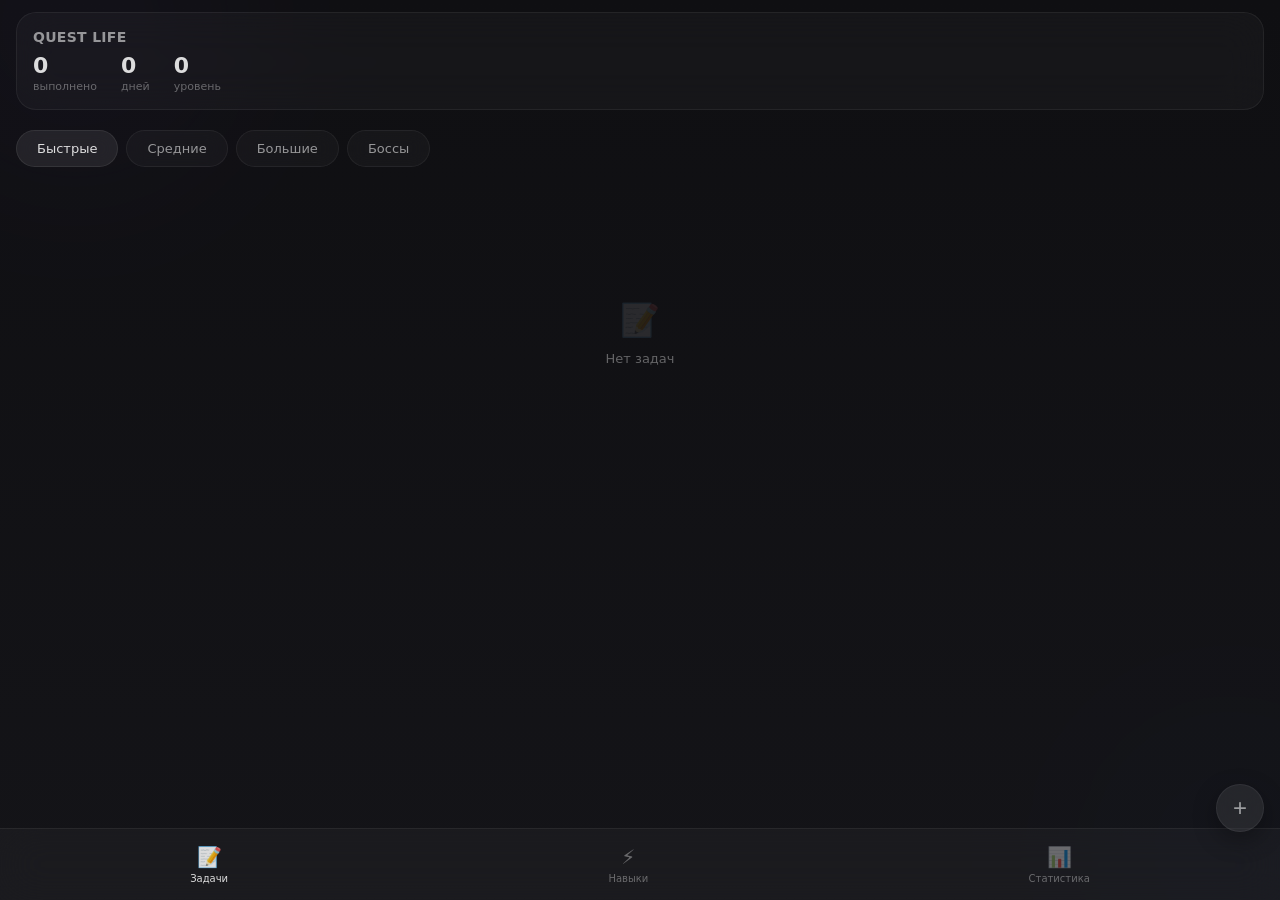
<file: index (2).html>
<!DOCTYPE html>
<html lang="ru">
<head>
    <meta charset="UTF-8">
    <meta name="viewport" content="width=device-width, initial-scale=1.0, maximum-scale=1.0, user-scalable=no, viewport-fit=cover">
    <meta name="apple-mobile-web-app-capable" content="yes">
    <meta name="apple-mobile-web-app-status-bar-style" content="black-translucent">
    <title>Quest Life</title>
    <script src="https://telegram.org/js/telegram-web-app.js"></script>
    <style>
        :root {
            --bg-primary: #0f0f12;
            --bg-secondary: #1a1a1f;
            --glass-white: rgba(255, 255, 255, 0.03);
            --glass-light: rgba(255, 255, 255, 0.05);
            --glass-medium: rgba(255, 255, 255, 0.08);
            --border-glass: rgba(255, 255, 255, 0.06);
            --text-primary: rgba(255, 255, 255, 0.85);
            --text-secondary: rgba(255, 255, 255, 0.55);
            --text-tertiary: rgba(255, 255, 255, 0.35);
            --accent-muted: rgba(139, 92, 246, 0.15);
            --accent-soft: rgba(139, 92, 246, 0.25);
            --success-muted: rgba(74, 222, 128, 0.15);
            --success-soft: rgba(74, 222, 128, 0.25);
            --safe-top: env(safe-area-inset-top);
            --safe-bottom: env(safe-area-inset-bottom);
        }

        * {
            margin: 0;
            padding: 0;
            box-sizing: border-box;
            -webkit-tap-highlight-color: transparent;
            -webkit-user-select: none;
            user-select: none;
        }

        *::-webkit-scrollbar { display: none; }
        * { 
            -ms-overflow-style: none;
            scrollbar-width: none;
        }

        html, body {
            height: 100%;
            overflow: hidden;
            position: fixed;
            width: 100%;
        }

        body {
            font-family: -apple-system, BlinkMacSystemFont, 'SF Pro Display', system-ui, sans-serif;
            background: var(--bg-primary);
            color: var(--text-primary);
        }

        .bg-layer {
            position: fixed;
            inset: 0;
            z-index: 0;
            background: linear-gradient(180deg, #0f0f12 0%, #141418 100%);
        }

        .glass-orbs {
            position: absolute;
            inset: 0;
            overflow: hidden;
            opacity: 0.4;
        }

        .orb {
            position: absolute;
            border-radius: 50%;
            filter: blur(100px);
        }

        .orb-1 {
            width: 350px;
            height: 350px;
            background: radial-gradient(circle, rgba(139, 92, 246, 0.15), transparent);
            top: -150px;
            left: -100px;
            animation: float-slow 30s infinite ease-in-out;
        }

        .orb-2 {
            width: 300px;
            height: 300px;
            background: radial-gradient(circle, rgba(59, 130, 246, 0.1), transparent);
            bottom: -100px;
            right: -100px;
            animation: float-slow 25s infinite ease-in-out reverse;
        }

        @keyframes float-slow {
            0%, 100% { transform: translate(0, 0); }
            50% { transform: translate(20px, -20px); }
        }

        .app {
            position: relative;
            height: 100vh;
            display: flex;
            flex-direction: column;
            z-index: 1;
        }

        .header {
            padding: calc(var(--safe-top) + 12px) 16px 12px;
        }

        .header-card {
            background: var(--glass-white);
            backdrop-filter: blur(20px);
            -webkit-backdrop-filter: blur(20px);
            border-radius: 20px;
            border: 1px solid var(--border-glass);
            padding: 16px;
        }

        .app-name {
            font-size: 14px;
            font-weight: 600;
            color: var(--text-secondary);
            letter-spacing: 0.3px;
            margin-bottom: 8px;
        }

        .stats-row {
            display: flex;
            gap: 24px;
        }

        .stat {
            display: flex;
            flex-direction: column;
            gap: 2px;
        }

        .stat-value {
            font-size: 22px;
            font-weight: 600;
            color: var(--text-primary);
            letter-spacing: -0.5px;
        }

        .stat-label {
            font-size: 11px;
            color: var(--text-tertiary);
            text-transform: lowercase;
        }

        .tabs {
            padding: 8px 16px;
            display: flex;
            gap: 8px;
            overflow-x: auto;
        }

        .tab {
            flex-shrink: 0;
            padding: 10px 20px;
            background: var(--glass-white);
            backdrop-filter: blur(10px);
            -webkit-backdrop-filter: blur(10px);
            border: 1px solid var(--border-glass);
            border-radius: 100px;
            font-size: 13px;
            font-weight: 500;
            color: var(--text-secondary);
            transition: all 0.2s ease;
        }

        .tab.active {
            background: var(--glass-medium);
            color: var(--text-primary);
            border-color: rgba(255, 255, 255, 0.08);
        }

        .content {
            flex: 1;
            overflow: hidden;
            position: relative;
        }

        .tasks-container {
            height: 100%;
            overflow-y: auto;
            padding: 8px 16px 90px;
        }

        .task {
            background: var(--glass-white);
            backdrop-filter: blur(10px);
            -webkit-backdrop-filter: blur(10px);
            border: 1px solid var(--border-glass);
            border-radius: 16px;
            padding: 14px;
            margin-bottom: 8px;
            transition: all 0.3s ease;
            transform: translateX(0);
            position: relative;
            overflow: hidden;
        }

        .task.add-subtask-mode {
            background: var(--accent-muted);
            border-color: var(--accent-soft);
        }

        .task.completed {
            opacity: 0.4;
        }

        .task-body {
            display: flex;
            gap: 12px;
            align-items: flex-start;
        }

        .task-check {
            width: 20px;
            height: 20px;
            border-radius: 6px;
            border: 1.5px solid rgba(255, 255, 255, 0.15);
            background: var(--glass-white);
            flex-shrink: 0;
            margin-top: 1px;
            transition: all 0.2s ease;
            position: relative;
            cursor: pointer;
        }

        .task-check.checked {
            background: var(--success-muted);
            border-color: var(--success-soft);
        }

        .task-check.checked::after {
            content: '✓';
            position: absolute;
            inset: 0;
            display: flex;
            align-items: center;
            justify-content: center;
            font-size: 12px;
            color: var(--text-primary);
        }

        .task-content {
            flex: 1;
            min-width: 0;
        }

        .task-title {
            font-size: 14px;
            font-weight: 500;
            color: var(--text-primary);
            line-height: 1.4;
            margin-bottom: 4px;
        }

        .task-desc {
            font-size: 12px;
            color: var(--text-tertiary);
            line-height: 1.4;
            margin-bottom: 6px;
        }

        .task-tags {
            display: flex;
            gap: 6px;
            flex-wrap: wrap;
        }

        .task-tag {
            padding: 3px 8px;
            background: var(--accent-muted);
            border-radius: 100px;
            font-size: 11px;
            color: var(--text-secondary);
        }

        /* Progress bar */
        .task-progress {
            margin-top: 10px;
            height: 6px;
            background: var(--glass-light);
            border-radius: 100px;
            overflow: hidden;
            position: relative;
        }

        .task-progress-fill {
            height: 100%;
            background: linear-gradient(90deg, var(--accent-soft), var(--success-soft));
            border-radius: 100px;
            transition: width 0.5s ease;
            position: relative;
            overflow: hidden;
        }

        .task-progress-fill::after {
            content: '';
            position: absolute;
            top: 0;
            left: -100%;
            width: 100%;
            height: 100%;
            background: linear-gradient(90deg, transparent, rgba(255,255,255,0.2), transparent);
            animation: shimmer 2s infinite;
        }

        @keyframes shimmer {
            0% { transform: translateX(-100%); }
            100% { transform: translateX(200%); }
        }

        .progress-text {
            position: absolute;
            right: 0;
            top: -18px;
            font-size: 10px;
            color: var(--text-tertiary);
        }

        /* Subtasks */
        .subtasks {
            margin-top: 12px;
            padding-top: 12px;
            border-top: 1px solid var(--border-glass);
        }

        .subtask {
            display: flex;
            align-items: center;
            gap: 10px;
            padding: 6px 0;
            font-size: 12px;
            color: var(--text-secondary);
        }

        .subtask-check {
            width: 16px;
            height: 16px;
            border-radius: 4px;
            border: 1px solid rgba(255, 255, 255, 0.1);
            background: var(--glass-white);
            flex-shrink: 0;
            transition: all 0.2s ease;
            cursor: pointer;
        }

        .subtask-check.checked {
            background: var(--success-muted);
            border-color: var(--success-soft);
        }

        .subtask-check.checked::after {
            content: '✓';
            display: flex;
            align-items: center;
            justify-content: center;
            font-size: 10px;
            color: var(--text-primary);
        }

        .subtask-title {
            flex: 1;
        }

        .subtask-actions {
            display: flex;
            gap: 8px;
        }

        .subtask-delete {
            color: var(--text-tertiary);
            font-size: 14px;
            cursor: pointer;
        }

        .empty {
            display: flex;
            flex-direction: column;
            align-items: center;
            justify-content: center;
            height: 300px;
            color: var(--text-tertiary);
        }

        .empty-icon {
            font-size: 32px;
            margin-bottom: 12px;
            opacity: 0.3;
        }

        .empty-text {
            font-size: 13px;
        }

        .fab {
            position: fixed;
            bottom: calc(68px + var(--safe-bottom));
            right: 16px;
            width: 48px;
            height: 48px;
            background: var(--glass-medium);
            backdrop-filter: blur(20px);
            -webkit-backdrop-filter: blur(20px);
            border: 1px solid var(--border-glass);
            border-radius: 50%;
            display: flex;
            align-items: center;
            justify-content: center;
            font-size: 24px;
            color: var(--text-secondary);
            box-shadow: 0 8px 24px rgba(0, 0, 0, 0.3);
            transition: all 0.2s ease;
            z-index: 100;
            cursor: pointer;
        }

        .fab:active {
            transform: scale(0.9);
        }

        .bottom-nav {
            position: fixed;
            bottom: 0;
            left: 0;
            right: 0;
            background: var(--glass-white);
            backdrop-filter: blur(20px);
            -webkit-backdrop-filter: blur(20px);
            border-top: 1px solid var(--border-glass);
            padding: 8px 0 calc(8px + var(--safe-bottom));
            z-index: 90;
        }

        .nav-items {
            display: flex;
            justify-content: space-around;
        }

        .nav-item {
            padding: 8px 16px;
            display: flex;
            flex-direction: column;
            align-items: center;
            gap: 4px;
            color: var(--text-tertiary);
            transition: all 0.2s ease;
            cursor: pointer;
        }

        .nav-item.active {
            color: var(--text-primary);
        }

        .nav-icon {
            font-size: 20px;
        }

        .nav-label {
            font-size: 10px;
            font-weight: 500;
        }

        .modal {
            position: fixed;
            inset: 0;
            background: rgba(0, 0, 0, 0.6);
            backdrop-filter: blur(4px);
            -webkit-backdrop-filter: blur(4px);
            z-index: 200;
            display: none;
            align-items: flex-end;
        }

        .modal.show {
            display: flex;
        }

        .modal-sheet {
            width: 100%;
            background: var(--bg-secondary);
            border-radius: 24px 24px 0 0;
            padding: 24px 20px calc(24px + var(--safe-bottom));
            transform: translateY(100%);
            transition: transform 0.3s cubic-bezier(0.4, 0, 0.2, 1);
        }

        .modal.show .modal-sheet {
            transform: translateY(0);
        }

        .modal-handle {
            width: 36px;
            height: 4px;
            background: var(--glass-medium);
            border-radius: 2px;
            margin: 0 auto 20px;
        }

        .modal-title {
            font-size: 18px;
            font-weight: 600;
            color: var(--text-primary);
            margin-bottom: 20px;
        }

        .form-group {
            margin-bottom: 16px;
        }

        .form-label {
            font-size: 12px;
            color: var(--text-secondary);
            margin-bottom: 6px;
            display: block;
        }

        .form-input {
            width: 100%;
            padding: 12px 14px;
            background: var(--glass-white);
            border: 1px solid var(--border-glass);
            border-radius: 12px;
            color: var(--text-primary);
            font-size: 14px;
            transition: all 0.2s ease;
        }

        .form-input:focus {
            outline: none;
            background: var(--glass-light);
            border-color: rgba(255, 255, 255, 0.1);
        }

        .skill-options {
            display: flex;
            flex-direction: column;
            gap: 8px;
            max-height: 200px;
            overflow-y: auto;
        }

        .skill-opt {
            padding: 12px;
            background: var(--glass-white);
            border: 1px solid var(--border-glass);
            border-radius: 12px;
            display: flex;
            align-items: center;
            gap: 10px;
            transition: all 0.2s ease;
            position: relative;
            overflow: hidden;
            cursor: pointer;
        }

        .skill-opt.selected {
            background: var(--accent-muted);
            border-color: var(--accent-soft);
        }

        .skill-opt-icon {
            font-size: 20px;
        }

        .skill-opt-name {
            font-size: 14px;
            color: var(--text-primary);
        }
        
        .add-skill-btn {
            padding: 12px;
            background: var(--glass-light);
            border: 1px dashed var(--border-glass);
            border-radius: 12px;
            display: flex;
            align-items: center;
            justify-content: center;
            gap: 8px;
            color: var(--text-secondary);
            font-size: 13px;
            transition: all 0.2s ease;
            cursor: pointer;
        }

        .add-skill-btn:active {
            transform: scale(0.97);
        }

        .modal-actions {
            display: flex;
            gap: 12px;
            margin-top: 24px;
        }

        .btn {
            flex: 1;
            padding: 14px;
            border-radius: 12px;
            font-size: 14px;
            font-weight: 500;
            border: none;
            transition: all 0.2s ease;
            cursor: pointer;
        }

        .btn-cancel {
            background: var(--glass-white);
            color: var(--text-secondary);
        }

        .btn-save {
            background: var(--glass-medium);
            color: var(--text-primary);
        }

        .btn:active {
            transform: scale(0.97);
        }

        .toast {
            position: fixed;
            top: calc(var(--safe-top) + 16px);
            left: 50%;
            transform: translateX(-50%) translateY(-100px);
            background: var(--glass-medium);
            backdrop-filter: blur(20px);
            -webkit-backdrop-filter: blur(20px);
            border: 1px solid var(--border-glass);
            border-radius: 12px;
            padding: 12px 20px;
            font-size: 13px;
            color: var(--text-primary);
            box-shadow: 0 8px 24px rgba(0, 0, 0, 0.3);
            z-index: 300;
            opacity: 0;
            transition: all 0.3s ease;
        }

        .toast.show {
            transform: translateX(-50%) translateY(0);
            opacity: 1;
        }

        .skills-view {
            padding: 8px 16px 90px;
            display: none;
        }

        .skills-view.active {
            display: block;
        }

        .skill-card {
            background: var(--glass-white);
            backdrop-filter: blur(10px);
            -webkit-backdrop-filter: blur(10px);
            border: 1px solid var(--border-glass);
            border-radius: 16px;
            padding: 20px;
            margin-bottom: 12px;
            transition: all 0.3s ease;
            transform: translateX(0);
        }

        .skill-header {
            display: flex;
            align-items: center;
            gap: 16px;
            margin-bottom: 12px;
        }

        .skill-icon-large {
            font-size: 36px;
        }

        .skill-info {
            flex: 1;
        }

        .skill-name {
            font-size: 16px;
            font-weight: 600;
            color: var(--text-primary);
            margin-bottom: 4px;
        }

        .skill-level {
            font-size: 24px;
            font-weight: 600;
            color: var(--text-secondary);
        }

        .skill-progress {
            height: 6px;
            background: var(--glass-light);
            border-radius: 100px;
            overflow: hidden;
        }

        .skill-progress-fill {
            height: 100%;
            background: linear-gradient(90deg, var(--accent-soft), var(--success-soft));
            border-radius: 100px;
            transition: width 0.5s ease;
        }

        /* Add subtask indicator */
        .add-subtask-indicator {
            position: absolute;
            left: 0;
            top: 0;
            bottom: 0;
            width: 6px;
            background: var(--accent-soft);
            border-radius: 16px 0 0 16px;
            transform: scaleX(0);
            transition: transform 0.3s ease;
        }

        .task.add-subtask-mode .add-subtask-indicator {
            transform: scaleX(1);
        }
    </style>
</head>
<body>
    <div class="bg-layer">
        <div class="glass-orbs">
            <div class="orb orb-1"></div>
            <div class="orb orb-2"></div>
        </div>
    </div>

    <div class="app">
        <div class="header">
            <div class="header-card">
                <div class="app-name">QUEST LIFE</div>
                <div class="stats-row">
                    <div class="stat">
                        <div class="stat-value" id="statCompleted">0</div>
                        <div class="stat-label">выполнено</div>
                    </div>
                    <div class="stat">
                        <div class="stat-value" id="statStreak">0</div>
                        <div class="stat-label">дней</div>
                    </div>
                    <div class="stat">
                        <div class="stat-value" id="statLevel">0</div>
                        <div class="stat-label">уровень</div>
                    </div>
                </div>
            </div>
        </div>

        <div class="tabs">
            <div class="tab active" data-cat="near">Быстрые</div>
            <div class="tab" data-cat="medium">Средние</div>
            <div class="tab" data-cat="big">Большие</div>
            <div class="tab" data-cat="boss">Боссы</div>
        </div>

        <div class="content">
            <div class="tasks-container" id="tasksContainer"></div>
            <div class="skills-view" id="skillsView"></div>
        </div>
    </div>

    <button class="fab" id="fabButton">+</button>

    <div class="bottom-nav">
        <div class="nav-items">
            <div class="nav-item active" data-view="tasks">
                <div class="nav-icon">📝</div>
                <div class="nav-label">Задачи</div>
            </div>
            <div class="nav-item" data-view="skills">
                <div class="nav-icon">⚡</div>
                <div class="nav-label">Навыки</div>
            </div>
            <div class="nav-item" data-view="stats">
                <div class="nav-icon">📊</div>
                <div class="nav-label">Статистика</div>
            </div>
        </div>
    </div>

    <!-- Main Modal -->
    <div class="modal" id="modal">
        <div class="modal-sheet">
            <div class="modal-handle"></div>
            <div class="modal-title">Новая задача</div>
            
            <div class="form-group">
                <label class="form-label">Название</label>
                <input type="text" class="form-input" id="inputTitle" placeholder="Что нужно сделать?">
            </div>
            
            <div class="form-group">
                <label class="form-label">Описание</label>
                <input type="text" class="form-input" id="inputDesc" placeholder="Детали (необязательно)">
            </div>
            
            <div class="form-group">
                <label class="form-label">Навык</label>
                <div class="skill-options" id="skillOptions"></div>
                <div class="add-skill-btn" id="addSkillBtn">+ Добавить навык</div>
            </div>
            
            <div class="modal-actions">
                <button class="btn btn-cancel" id="cancelBtn">Отмена</button>
                <button class="btn btn-save" id="saveTaskBtn">Сохранить</button>
            </div>
        </div>
    </div>
    
    <!-- Skill Modal -->
    <div class="modal" id="skillModal">
        <div class="modal-sheet">
            <div class="modal-handle"></div>
            <div class="modal-title">Новый навык</div>
            
            <div class="form-group">
                <label class="form-label">Эмоджи</label>
                <input type="text" class="form-input" id="skillEmoji" placeholder="🎯" maxlength="2" style="text-align: center; font-size: 24px;">
            </div>
            
            <div class="form-group">
                <label class="form-label">Название навыка</label>
                <input type="text" class="form-input" id="skillName" placeholder="Например: Чтение книг">
            </div>
            
            <div class="modal-actions">
                <button class="btn btn-cancel" id="cancelSkillBtn">Отмена</button>
                <button class="btn btn-save" id="saveSkillBtn">Добавить</button>
            </div>
        </div>
    </div>

    <!-- Subtask Modal -->
    <div class="modal" id="subtaskModal">
        <div class="modal-sheet">
            <div class="modal-handle"></div>
            <div class="modal-title">Подзадачи</div>
            
            <div class="form-group">
                <label class="form-label">Новая подзадача</label>
                <input type="text" class="form-input" id="inputSubtask" placeholder="Что нужно сделать?">
            </div>
            
            <div class="modal-actions">
                <button class="btn btn-cancel" id="cancelSubtaskBtn">Отмена</button>
                <button class="btn btn-save" id="addSubtaskBtn">Добавить</button>
            </div>
            
            <div class="subtasks" id="subtasksList" style="margin-top: 20px; max-height: 300px; overflow-y: auto;"></div>
        </div>
    </div>

    <div class="toast" id="toast"></div>

    <script>
    let currentCategory = 'near';
    let selectedSkill = null;
    let currentTaskForSubtasks = null;
    let currentTaskCategoryForSubtasks = null; // ДОБАВЛЕНО: храним категорию задачи для подзадач

    let tasks = {
        near: [],
        medium: [],
        big: [],
        boss: []
    };

    let stats = {
        completed: 0,
        streak: 0,
        skills: {}
    };

    let skills = {
        piano: { name: 'Игра на пианино', icon: '🎹' }
    };

    // Загрузка при старте
    document.addEventListener('DOMContentLoaded', () => {
        loadData();
        renderTasks();
        renderSkills();
        updateStats();
        updateSkillsView();
        initTabs();
        initNav();
        initEventListeners();
    });

    // ИНИЦИАЛИЗАЦИЯ ВСЕХ ОБРАБОТЧИКОВ СОБЫТИЙ
    function initEventListeners() {
        // FAB кнопка
        document.getElementById('fabButton').addEventListener('click', openModal);
        
        // Модальные окна - кнопки
        document.getElementById('cancelBtn').addEventListener('click', closeModal);
        document.getElementById('saveTaskBtn').addEventListener('click', saveTask);
        document.getElementById('addSkillBtn').addEventListener('click', openSkillModal);
        document.getElementById('cancelSkillBtn').addEventListener('click', closeSkillModal);
        document.getElementById('saveSkillBtn').addEventListener('click', saveSkill);
        document.getElementById('cancelSubtaskBtn').addEventListener('click', closeSubtaskModal);
        document.getElementById('addSubtaskBtn').addEventListener('click', addSubtask);
        
        // Закрытие модалок по клику на фон
        document.getElementById('modal').addEventListener('click', (e) => {
            if (e.target.id === 'modal') closeModal();
        });
        
        document.getElementById('skillModal').addEventListener('click', (e) => {
            if (e.target.id === 'skillModal') closeSkillModal();
        });
        
        document.getElementById('subtaskModal').addEventListener('click', (e) => {
            if (e.target.id === 'subtaskModal') closeSubtaskModal();
        });
    }

    // ТАБЫ
    function initTabs() {
        document.querySelectorAll('.tab').forEach(tab => {
            tab.addEventListener('click', () => {
                document.querySelectorAll('.tab').forEach(t => t.classList.remove('active'));
                tab.classList.add('active');
                currentCategory = tab.dataset.cat;
                renderTasks();
            });
        });
    }

    // НАВИГАЦИЯ
    function initNav() {
        document.querySelectorAll('.nav-item').forEach(item => {
            item.addEventListener('click', () => {
                document.querySelectorAll('.nav-item').forEach(i => i.classList.remove('active'));
                item.classList.add('active');
                
                const view = item.dataset.view;
                if (view === 'skills') {
                    document.getElementById('tasksContainer').style.display = 'none';
                    document.querySelector('.tabs').style.display = 'none';
                    document.getElementById('skillsView').classList.add('active');
                    updateSkillsView();
                } else {
                    document.getElementById('tasksContainer').style.display = 'block';
                    document.querySelector('.tabs').style.display = 'flex';
                    document.getElementById('skillsView').classList.remove('active');
                }
            });
        });
    }

    // НАВЫКИ В МОДАЛКЕ
    function renderSkills() {
        const container = document.getElementById('skillOptions');
        container.innerHTML = Object.entries(skills).map(([id, skill]) => `
            <div class="skill-opt" data-skill="${id}">
                <div class="skill-opt-icon">${skill.icon}</div>
                <div class="skill-opt-name">${skill.name}</div>
            </div>
        `).join('');
        
        // Добавляем обработчики для выбора навыков
        document.querySelectorAll('.skill-opt').forEach(opt => {
            opt.addEventListener('click', () => {
                selectSkill(opt.dataset.skill);
            });
        });
    }

    function selectSkill(skillId) {
        document.querySelectorAll('.skill-opt').forEach(o => o.classList.remove('selected'));
        document.querySelector(`[data-skill="${skillId}"]`).classList.add('selected');
        selectedSkill = skillId;
    }

    // МОДАЛКИ
    function openModal() {
        document.getElementById('modal').classList.add('show');
    }

    function closeModal() {
        document.getElementById('modal').classList.remove('show');
    }

    function openSkillModal() {
        document.getElementById('skillModal').classList.add('show');
    }

    function closeSkillModal() {
        document.getElementById('skillModal').classList.remove('show');
    }

    // ИЗМЕНЕНО: сохраняем категорию задачи при открытии модалки подзадач
    function openSubtaskModal(taskId, taskCategory) {
        currentTaskForSubtasks = taskId;
        currentTaskCategoryForSubtasks = taskCategory; // Сохраняем категорию задачи
        document.getElementById('subtaskModal').classList.add('show');
        renderSubtasks();
    }

    function closeSubtaskModal() {
        document.getElementById('subtaskModal').classList.remove('show');
        currentTaskForSubtasks = null;
        currentTaskCategoryForSubtasks = null;
    }

    function saveSkill() {
        const emoji = document.getElementById('skillEmoji').value.trim();
        const name = document.getElementById('skillName').value.trim();
        
        if (!emoji || !name) {
            showToast('Заполните все поля');
            return;
        }
        
        const skillId = 'skill_' + Date.now();
        skills[skillId] = { name, icon: emoji };
        stats.skills[skillId] = 0;
        
        saveData();
        renderSkills();
        updateSkillsView();
        closeSkillModal();
        showToast('Навык добавлен');
    }

    function saveTask() {
        const title = document.getElementById('inputTitle').value.trim();
        if (!title) {
            showToast('Введите название');
            return;
        }
        
        const task = {
            id: Date.now(),
            title,
            description: document.getElementById('inputDesc').value.trim(),
            completed: false,
            skill: selectedSkill,
            category: currentCategory,
            subtasks: []
        };
        
        tasks[currentCategory].push(task);
        saveData();
        renderTasks();
        closeModal();
        showToast('Задача добавлена');
    }

    // РЕНДЕР ЗАДАЧ
    function renderTasks() {
        const container = document.getElementById('tasksContainer');
        const categoryTasks = tasks[currentCategory];
        
        if (categoryTasks.length === 0) {
            container.innerHTML = `
                <div class="empty">
                    <div class="empty-icon">📝</div>
                    <div class="empty-text">Нет задач</div>
                </div>
            `;
            return;
        }
        
        container.innerHTML = categoryTasks.map(task => {
            const progress = calculateProgress(task);
            const skillInfo = task.skill && skills[task.skill] ? skills[task.skill] : null;
            const hasSubtasks = task.subtasks && task.subtasks.length > 0;
            
            return `
                <div class="task ${task.completed ? 'completed' : ''}" data-id="${task.id}" data-category="${currentCategory}">
                    <div class="add-subtask-indicator"></div>
                    <div class="task-body">
                        <div class="task-check ${task.completed ? 'checked' : ''}" data-task-id="${task.id}"></div>
                        <div class="task-content">
                            <div class="task-title">${task.title}</div>
                            ${task.description ? `<div class="task-desc">${task.description}</div>` : ''}
                            <div class="task-tags">
                                ${skillInfo ? `<div class="task-tag">${skillInfo.icon} +1</div>` : ''}
                            </div>
                            ${hasSubtasks ? `
                                <div class="task-progress">
                                    <div class="task-progress-fill" style="width: ${progress}%"></div>
                                    <div class="progress-text">${progress}%</div>
                                </div>
                                <div class="subtasks">
                                    ${task.subtasks.map((subtask, index) => `
                                        <div class="subtask">
                                            <div class="subtask-check ${subtask.completed ? 'checked' : ''}" 
                                                 data-task-id="${task.id}" data-subtask-index="${index}"></div>
                                            <div class="subtask-title">${subtask.title}</div>
                                            <div class="subtask-actions">
                                                <div class="subtask-delete" data-task-id="${task.id}" data-subtask-index="${index}">🗑</div>
                                            </div>
                                        </div>
                                    `).join('')}
                                </div>
                            ` : ''}
                        </div>
                    </div>
                </div>
            `;
        }).join('');
        
        // ИНИЦИАЛИЗАЦИЯ СВАЙПА И КЛИКОВ ПОСЛЕ РЕНДЕРА
        initSwipe();
        initTaskClickHandlers();
    }

    // ИНИЦИАЛИЗАЦИЯ ОБРАБОТЧИКОВ КЛИКОВ ДЛЯ ЗАДАЧ
    function initTaskClickHandlers() {
        // Обработчики для чекбоксов задач
        document.querySelectorAll('.task-check').forEach(check => {
            check.addEventListener('click', (e) => {
                e.stopPropagation();
                const taskId = parseInt(check.dataset.taskId);
                toggleTask(taskId);
            });
        });
        
        // Обработчики для чекбоксов подзадач
        document.querySelectorAll('.subtask-check').forEach(check => {
            check.addEventListener('click', (e) => {
                e.stopPropagation();
                const taskId = parseInt(check.dataset.taskId);
                const subtaskIndex = parseInt(check.dataset.subtaskIndex);
                toggleSubtask(taskId, subtaskIndex);
            });
        });
        
        // Обработчики для удаления подзадач
        document.querySelectorAll('.subtask-delete').forEach(deleteBtn => {
            deleteBtn.addEventListener('click', (e) => {
                e.stopPropagation();
                const taskId = parseInt(deleteBtn.dataset.taskId);
                const subtaskIndex = parseInt(deleteBtn.dataset.subtaskIndex);
                deleteSubtask(taskId, subtaskIndex);
            });
        });
    }

    // СВАЙП ДЛЯ УДАЛЕНИЯ И ДОБАВЛЕНИЯ ПОДЗАДАЧ
    function initSwipe() {
        const taskElements = document.querySelectorAll('.task');
        
        taskElements.forEach(task => {
            let startX = 0;
            let currentX = 0;
            let isSwiping = false;
            let taskId = parseInt(task.dataset.id);
            let taskCategory = task.dataset.category; // Получаем категорию задачи
            
            task.addEventListener('touchstart', e => {
                // Игнорируем свайп если клик на интерактивных элементах
                if (e.target.closest('.task-check') || 
                    e.target.closest('.subtask-check') || 
                    e.target.closest('.subtask-delete')) {
                    return;
                }
                
                startX = e.touches[0].clientX;
                isSwiping = true;
                task.style.transition = 'none';
            });
            
            task.addEventListener('touchmove', e => {
                if (!isSwiping) return;
                
                currentX = e.touches[0].clientX;
                const diff = currentX - startX;
                
                // Свайп влево для удаления
                if (diff < 0) {
                    const translate = Math.max(diff, -100);
                    task.style.transform = `translateX(${translate}px)`;
                    
                    if (Math.abs(diff) > 60) {
                        task.style.opacity = '0.5';
                    } else {
                        task.style.opacity = '1';
                    }
                } 
                // Свайп вправо для добавления подзадач (только для medium и big)
                else if (diff > 0 && (taskCategory === 'medium' || taskCategory === 'big')) {
                    const translate = Math.min(diff, 100);
                    task.style.transform = `translateX(${translate}px)`;
                    
                    if (diff > 60) {
                        task.classList.add('add-subtask-mode');
                    } else {
                        task.classList.remove('add-subtask-mode');
                    }
                }
            });
            
            task.addEventListener('touchend', e => {
                if (!isSwiping) return;
                
                const diff = currentX - startX;
                task.style.transition = 'all 0.3s ease';
                
                // Удаление при свайпе влево
                if (Math.abs(diff) > 60 && diff < 0) {
                    task.style.transform = 'translateX(-100%)';
                    task.style.opacity = '0';
                    
                    setTimeout(() => {
                        deleteTask(taskId, taskCategory); // Передаем категорию задачи
                    }, 300);
                } 
                // Добавление подзадач при свайпе вправо
                else if (Math.abs(diff) > 60 && diff > 0 && (taskCategory === 'medium' || taskCategory === 'big')) {
                    task.style.transform = 'translateX(0)';
                    task.classList.remove('add-subtask-mode');
                    openSubtaskModal(taskId, taskCategory); // Передаем категорию задачи
                    showToast('Режим подзадач');
                } 
                else {
                    task.style.transform = 'translateX(0)';
                    task.style.opacity = '1';
                    task.classList.remove('add-subtask-mode');
                }
                
                isSwiping = false;
            });
        });
    }

    // ПОДЗАДАЧИ
    function renderSubtasks() {
        if (!currentTaskForSubtasks || !currentTaskCategoryForSubtasks) return;
        
        // ИСПРАВЛЕНО: ищем задачу в правильной категории
        const task = tasks[currentTaskCategoryForSubtasks].find(t => t.id === currentTaskForSubtasks);
        if (!task) return;
        
        const container = document.getElementById('subtasksList');
        container.innerHTML = '';
        
        if (!task.subtasks || task.subtasks.length === 0) {
            container.innerHTML = '<div style="text-align: center; color: var(--text-tertiary); font-size: 13px;">Нет подзадач</div>';
            return;
        }
        
        task.subtasks.forEach((subtask, index) => {
            const subtaskElement = document.createElement('div');
            subtaskElement.className = 'subtask';
            subtaskElement.innerHTML = `
                <div class="subtask-check ${subtask.completed ? 'checked' : ''}" 
                     data-task-id="${task.id}" data-subtask-index="${index}"></div>
                <div class="subtask-title">${subtask.title}</div>
                <div class="subtask-actions">
                    <div class="subtask-delete" data-task-id="${task.id}" data-subtask-index="${index}">🗑</div>
                </div>
            `;
            container.appendChild(subtaskElement);
        });
        
        // Добавляем обработчики для подзадач в модалке
        container.querySelectorAll('.subtask-check').forEach(check => {
            check.addEventListener('click', () => {
                const taskId = parseInt(check.dataset.taskId);
                const subtaskIndex = parseInt(check.dataset.subtaskIndex);
                toggleSubtaskInModal(taskId, subtaskIndex);
            });
        });
        
        container.querySelectorAll('.subtask-delete').forEach(deleteBtn => {
            deleteBtn.addEventListener('click', () => {
                const taskId = parseInt(deleteBtn.dataset.taskId);
                const subtaskIndex = parseInt(deleteBtn.dataset.subtaskIndex);
                deleteSubtaskInModal(taskId, subtaskIndex);
            });
        });
    }

    // ДОБАВЛЕНО: функции для работы с подзадачами в модалке
    function toggleSubtaskInModal(taskId, subtaskIndex) {
        if (!currentTaskCategoryForSubtasks) return;
        const task = tasks[currentTaskCategoryForSubtasks].find(t => t.id === taskId);
        if (!task || !task.subtasks) return;
        
        task.subtasks[subtaskIndex].completed = !task.subtasks[subtaskIndex].completed;
        
        // Автоматически отмечаем основную задачу выполненной, если все подзадачи выполнены
        const allCompleted = task.subtasks.every(st => st.completed);
        if (allCompleted && !task.completed) {
            task.completed = true;
            stats.completed++;
            if (task.skill && stats.skills[task.skill] !== undefined) {
                stats.skills[task.skill]++;
            }
        } else if (!allCompleted && task.completed) {
            task.completed = false;
            stats.completed--;
            if (task.skill && stats.skills[task.skill] !== undefined) {
                stats.skills[task.skill] = Math.max(0, stats.skills[task.skill] - 1);
            }
        }
        
        saveData();
        renderSubtasks();
        renderTasks();
        updateStats();
        updateSkillsView();
    }

    function deleteSubtaskInModal(taskId, subtaskIndex) {
        if (!currentTaskCategoryForSubtasks) return;
        const task = tasks[currentTaskCategoryForSubtasks].find(t => t.id === taskId);
        if (!task || !task.subtasks) return;
        
        task.subtasks.splice(subtaskIndex, 1);
        
        saveData();
        renderSubtasks();
        renderTasks();
        showToast('Подзадача удалена');
    }

    function addSubtask() {
        if (!currentTaskForSubtasks || !currentTaskCategoryForSubtasks) return;
        
        const title = document.getElementById('inputSubtask').value.trim();
        if (!title) {
            showToast('Введите название подзадачи');
            return;
        }
        
        // ИСПРАВЛЕНО: ищем задачу в правильной категории
        const task = tasks[currentTaskCategoryForSubtasks].find(t => t.id === currentTaskForSubtasks);
        if (!task) return;
        
        if (!task.subtasks) task.subtasks = [];
        
        task.subtasks.push({
            title,
            completed: false
        });
        
        saveData();
        renderSubtasks();
        renderTasks();
        document.getElementById('inputSubtask').value = '';
        showToast('Подзадача добавлена');
    }

    function toggleSubtask(taskId, subtaskIndex) {
        const task = tasks[currentCategory].find(t => t.id === taskId);
        if (!task || !task.subtasks) return;
        
        task.subtasks[subtaskIndex].completed = !task.subtasks[subtaskIndex].completed;
        
        // Автоматически отмечаем основную задачу выполненной, если все подзадачи выполнены
        const allCompleted = task.subtasks.every(st => st.completed);
        if (allCompleted && !task.completed) {
            task.completed = true;
            stats.completed++;
            if (task.skill && stats.skills[task.skill] !== undefined) {
                stats.skills[task.skill]++;
            }
        } else if (!allCompleted && task.completed) {
            task.completed = false;
            stats.completed--;
            if (task.skill && stats.skills[task.skill] !== undefined) {
                stats.skills[task.skill] = Math.max(0, stats.skills[task.skill] - 1);
            }
        }
        
        saveData();
        renderTasks();
        updateStats();
        updateSkillsView();
    }

    function deleteSubtask(taskId, subtaskIndex) {
        const task = tasks[currentCategory].find(t => t.id === taskId);
        if (!task || !task.subtasks) return;
        
        task.subtasks.splice(subtaskIndex, 1);
        
        saveData();
        renderTasks();
        showToast('Подзадача удалена');
    }

    // ПЕРЕКЛЮЧЕНИЕ ЗАДАЧИ
    function toggleTask(id) {
        const task = tasks[currentCategory].find(t => t.id === id);
        if (!task) return;
        
        task.completed = !task.completed;
        
        if (task.completed) {
            stats.completed++;
            if (task.skill && stats.skills[task.skill] !== undefined) {
                stats.skills[task.skill]++;
            }
            showToast('Выполнено! +1 опыт');
        } else {
            stats.completed--;
            if (task.skill && stats.skills[task.skill] !== undefined) {
                stats.skills[task.skill] = Math.max(0, stats.skills[task.skill] - 1);
            }
        }
        
        saveData();
        renderTasks();
        updateStats();
        updateSkillsView();
    }

    // УДАЛЕНИЕ ЗАДАЧИ - ИСПРАВЛЕНО: принимаем категорию
    function deleteTask(id, category = currentCategory) {
        const taskIndex = tasks[category].findIndex(t => t.id === id);
        if (taskIndex === -1) return;
        
        const task = tasks[category][taskIndex];
        
        if (task.completed) {
            stats.completed = Math.max(0, stats.completed - 1);
            if (task.skill && stats.skills[task.skill] !== undefined) {
                stats.skills[task.skill] = Math.max(0, stats.skills[task.skill] - 1);
            }
        }
        
        tasks[category].splice(taskIndex, 1);
        
        saveData();
        renderTasks();
        updateStats();
        updateSkillsView();
        showToast('Задача удалена');
    }

    // РАСЧЕТ ПРОГРЕССА
    function calculateProgress(task) {
        if (!task.subtasks || task.subtasks.length === 0) return 0;
        const completed = task.subtasks.filter(st => st.completed).length;
        return Math.round((completed / task.subtasks.length) * 100);
    }

    // УДАЛЕНИЕ НАВЫКОВ СВАЙПОМ
    function initSkillsSwipe() {
        const skillCards = document.querySelectorAll('.skill-card');
        
        skillCards.forEach(card => {
            let startX = 0;
            let currentX = 0;
            let isSwiping = false;
            let skillId = card.dataset.skillId;
            
            card.addEventListener('touchstart', e => {
                startX = e.touches[0].clientX;
                isSwiping = true;
                card.style.transition = 'none';
            });
            
            card.addEventListener('touchmove', e => {
                if (!isSwiping) return;
                
                currentX = e.touches[0].clientX;
                const diff = currentX - startX;
                
                if (diff < 0) {
                    const translate = Math.max(diff, -100);
                    card.style.transform = `translateX(${translate}px)`;
                    
                    if (Math.abs(diff) > 60) {
                        card.style.opacity = '0.5';
                    } else {
                        card.style.opacity = '1';
                    }
                }
            });
            
            card.addEventListener('touchend', e => {
                if (!isSwiping) return;
                
                const diff = currentX - startX;
                card.style.transition = 'all 0.3s ease';
                
                if (Math.abs(diff) > 60 && diff < 0) {
                    card.style.transform = 'translateX(-100%)';
                    card.style.opacity = '0';
                    
                    setTimeout(() => {
                        deleteSkill(skillId);
                    }, 300);
                } else {
                    card.style.transform = 'translateX(0)';
                    card.style.opacity = '1';
                }
                
                isSwiping = false;
            });
        });
    }

    // УДАЛЕНИЕ НАВЫКА
    function deleteSkill(skillId) {
        if (Object.keys(skills).length <= 1) {
            showToast('Нельзя удалить последний навык');
            return;
        }
        
        delete skills[skillId];
        delete stats.skills[skillId];
        
        Object.values(tasks).forEach(categoryTasks => {
            categoryTasks.forEach(task => {
                if (task.skill === skillId) {
                    task.skill = null;
                }
            });
        });
        
        saveData();
        renderSkills();
        renderTasks();
        updateSkillsView();
        showToast('Навык удален');
    }

    // ВСПОМОГАТЕЛЬНЫЕ ФУНКЦИИ
    function showToast(text) {
        const toast = document.getElementById('toast');
        toast.textContent = text;
        toast.classList.add('show');
        setTimeout(() => toast.classList.remove('show'), 2000);
    }

    // ОБНОВЛЕНИЕ ИНТЕРФЕЙСА
    function updateStats() {
        document.getElementById('statCompleted').textContent = stats.completed;
        document.getElementById('statStreak').textContent = stats.streak;
        
        let totalExp = 0;
        Object.values(stats.skills).forEach(exp => {
            totalExp += exp;
        });
        document.getElementById('statLevel').textContent = Math.floor(totalExp / 10);
    }

    function updateSkillsView() {
        const container = document.getElementById('skillsView');
        
        const skillCards = Object.entries(skills).map(([id, skill]) => {
            const exp = stats.skills[id] || 0;
            const level = Math.floor(exp / 10);
            const progress = (exp % 10) * 10;
            
            return `
                <div class="skill-card" data-skill-id="${id}">
                    <div class="skill-header">
                        <div class="skill-icon-large">${skill.icon}</div>
                        <div class="skill-info">
                            <div class="skill-name">${skill.name}</div>
                            <div class="skill-level">Уровень ${level}</div>
                        </div>
                    </div>
                    <div class="skill-progress">
                        <div class="skill-progress-fill" style="width: ${progress}%"></div>
                    </div>
                </div>
            `;
        }).join('');
        
        container.innerHTML = skillCards;
        
        // Инициализация свайпа для навыков
        initSkillsSwipe();
    }

    // СОХРАНЕНИЕ И ЗАГРУЗКА
    function saveData() {
        localStorage.setItem('questTasks', JSON.stringify(tasks));
        localStorage.setItem('questStats', JSON.stringify(stats));
        localStorage.setItem('questSkills', JSON.stringify(skills));
    }

    function loadData() {
        const savedTasks = localStorage.getItem('questTasks');
        const savedStats = localStorage.getItem('questStats');
        const savedSkills = localStorage.getItem('questSkills');
        
        if (savedTasks) tasks = JSON.parse(savedTasks);
        if (savedStats) stats = JSON.parse(savedStats);
        if (savedSkills) skills = JSON.parse(savedSkills);
        
        Object.keys(skills).forEach(skillId => {
            if (stats.skills[skillId] === undefined) {
                stats.skills[skillId] = 0;
            }
        });
    }
    </script>
</body>
</html>
</file>
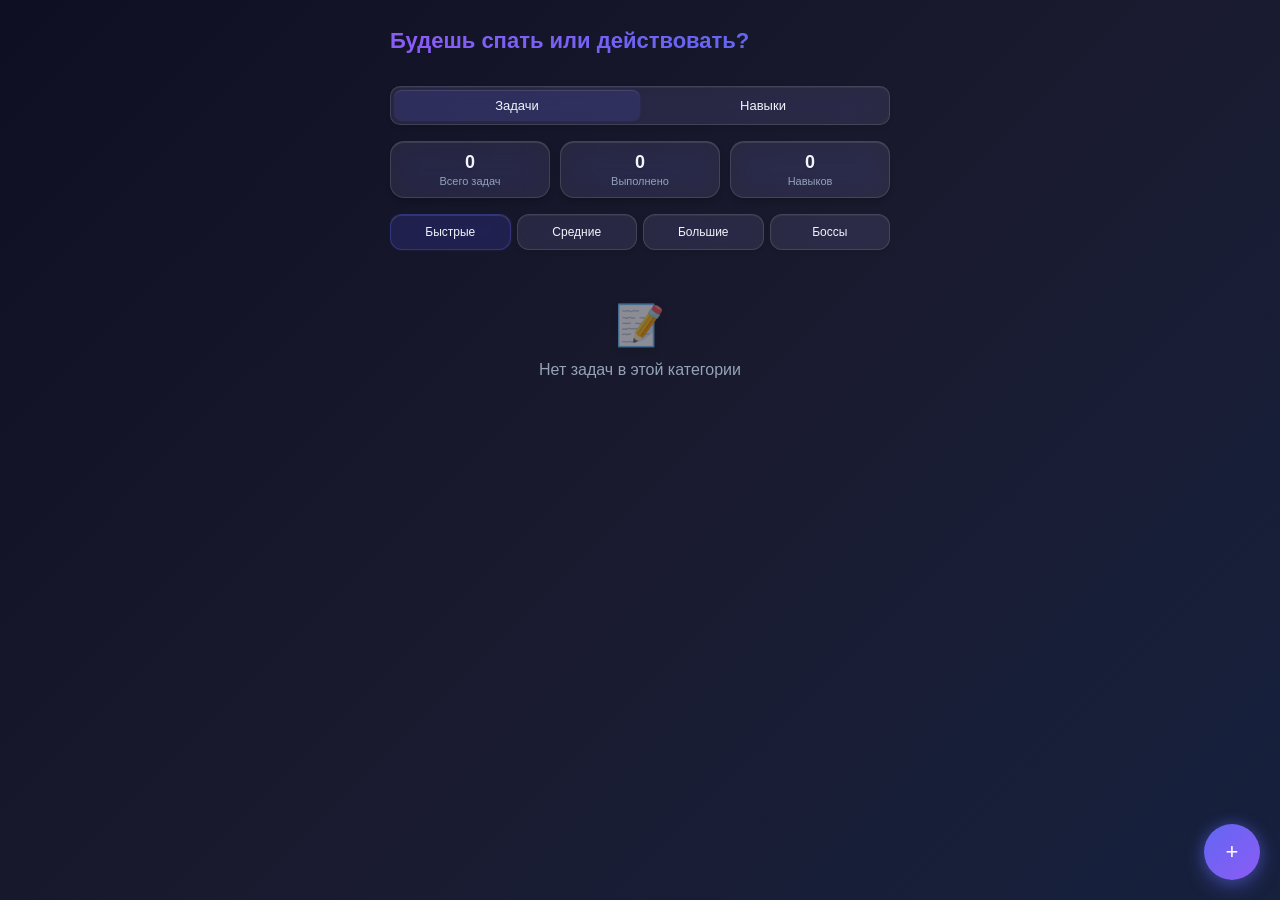
<file: index-stable1411.html>
<!DOCTYPE html>
<html lang="ru">
<head>
    <meta charset="UTF-8">
    <meta name="viewport" content="width=device-width, initial-scale=1.0, maximum-scale=1.0, user-scalable=no">
    <title>Мотивации НЕТ</title>
    <script src="https://telegram.org/js/telegram-web-app.js"></script>
    <style>
        :root {
            --primary: #6366F1;
            --primary-light: #8B5CF6;
            --secondary: #06D6A0;
            --danger: #EF476F;
            --warning: #FFD166;
            --dark: #1E1E2E;
            --light: #F8FAFC;
            --glass: rgba(255, 255, 255, 0.08);
            --glass-border: rgba(255, 255, 255, 0.12);
            --text-primary: #F1F5F9;
            --text-secondary: #94A3B8;
            --text-dim: #64748B;
        }

        * {
            margin: 0;
            padding: 0;
            box-sizing: border-box;
            font-family: -apple-system, BlinkMacSystemFont, 'Segoe UI', Roboto, Oxygen, Ubuntu, Cantarell, sans-serif;
            -webkit-tap-highlight-color: transparent;
            -webkit-touch-callout: none;
            -webkit-user-select: none;
            user-select: none;
        }

        html, body {
            touch-action: manipulation;
            overflow-x: hidden;
            height: 100%;
        }

        body {
            background: linear-gradient(135deg, #0F0F23 0%, #1A1A2E 50%, #16213E 100%);
            color: var(--text-primary);
            min-height: 100vh;
            padding: 16px;
            padding-bottom: 90px;
            position: relative;
            overflow-x: hidden;
        }

        /* Снежинки */
        .snowflake {
            position: fixed;
            top: -10px;
            color: rgba(255, 255, 255, 0.3);
            font-size: 8px;
            animation: snowfall linear infinite;
            pointer-events: none;
            z-index: 0;
            user-select: none;
        }

        @keyframes snowfall {
            to {
                transform: translateY(100vh) rotate(360deg);
            }
        }

        .container {
            max-width: 500px;
            margin: 0 auto;
            position: relative;
            z-index: 1;
        }

        .header {
            display: flex;
            justify-content: space-between;
            align-items: center;
            margin-bottom: 20px;
            padding: 12px 0;
        }

        .app-title {
            font-size: 22px;
            font-weight: 700;
            background: linear-gradient(90deg, 
                #8B5CF6, #6366F1, #8B5CF6);
            background-size: 200% 100%;
            -webkit-background-clip: text;
            -webkit-text-fill-color: transparent;
            animation: liquidGradient 6s ease-in-out infinite;
            position: relative;
        }

        @keyframes liquidGradient {
            0% {
                background-position: 0% 50%;
            }
            50% {
                background-position: 100% 50%;
            }
            100% {
                background-position: 0% 50%;
            }
        }

        .stats {
            display: flex;
            gap: 10px;
            margin-bottom: 16px;
        }

        .stat-item {
            flex: 1;
            background: var(--glass);
            backdrop-filter: blur(15px) saturate(180%);
            border: 1px solid var(--glass-border);
            border-radius: 14px;
            padding: 10px;
            text-align: center;
            box-shadow: 
                0 4px 6px -1px rgba(0, 0, 0, 0.2),
                0 2px 4px -1px rgba(0, 0, 0, 0.06),
                inset 0 1px 0 rgba(255, 255, 255, 0.1);
        }

        .stat-value {
            font-size: 18px;
            font-weight: 700;
            margin-bottom: 2px;
            text-shadow: 0 1px 2px rgba(0, 0, 0, 0.2);
        }

        .stat-label {
            font-size: 11px;
            color: var(--text-secondary);
        }

        .category-tabs {
            display: flex;
            gap: 6px;
            margin-bottom: 16px;
            overflow-x: auto;
            padding-bottom: 6px;
            justify-content: space-between;
            scrollbar-width: none;
        }

        .category-tabs::-webkit-scrollbar {
            display: none;
        }

        .category-tab {
            flex: 1;
            min-width: 0;
            padding: 10px 8px;
            background: var(--glass);
            backdrop-filter: blur(15px) saturate(180%);
            border: 1px solid var(--glass-border);
            border-radius: 12px;
            font-size: 12px;
            white-space: nowrap;
            cursor: pointer;
            transition: all 0.2s ease;
            text-align: center;
            overflow: hidden;
            text-overflow: ellipsis;
            box-shadow: 
                0 2px 4px rgba(0, 0, 0, 0.1),
                inset 0 1px 0 rgba(255, 255, 255, 0.05);
            position: relative;
        }

        .category-tab:focus {
            outline: none;
        }

        .category-tab.active {
            background: rgba(99, 102, 241, 0.15);
            border-color: rgba(99, 102, 241, 0.3);
            box-shadow: 
                0 0 3px rgba(99, 102, 241, 0.15),
                inset 0 1px 0 rgba(255, 255, 255, 0.1);
        }

        /* Эффект блеска при нажатии */
        .category-tab::before {
            content: '';
            position: absolute;
            top: 0;
            left: -100%;
            width: 100%;
            height: 100%;
            background: linear-gradient(
                90deg,
                transparent,
                rgba(255, 255, 255, 0.2),
                transparent
            );
            transition: left 0.5s ease;
        }

        .category-tab:active::before {
            left: 100%;
        }

        /* Эффект crystall glass при нажатии на категории */
        .category-tab:active {
            transform: scale(0.98);
            backdrop-filter: blur(25px) saturate(200%);
            box-shadow: 
                0 0 8px rgba(139, 92, 246, 0.2),
                inset 0 1px 0 rgba(255, 255, 255, 0.15),
                inset 0 0 8px rgba(255, 255, 255, 0.05);
            transition: all 0.1s ease;
        }

        .tasks-container {
            margin-bottom: 20px;
        }

        .task-item {
            background: var(--glass);
            backdrop-filter: blur(15px) saturate(180%);
            border: 1px solid var(--glass-border);
            border-radius: 14px;
            padding: 14px;
            margin-bottom: 10px;
            transition: all 0.2s ease;
            position: relative;
            overflow: hidden;
            box-shadow: 
                0 4px 6px -1px rgba(0, 0, 0, 0.2),
                0 2px 4px -1px rgba(0, 0, 0, 0.06),
                inset 0 1px 0 rgba(255, 255, 255, 0.1);
        }

        .task-item::before {
            content: '';
            position: absolute;
            top: 0;
            left: 0;
            width: 4px;
            height: 100%;
            background: var(--primary);
            box-shadow: 0 0 10px rgba(99, 102, 241, 0.5);
        }

        .task-item.quick::before {
            background: var(--secondary);
            box-shadow: 0 0 10px rgba(6, 214, 160, 0.5);
        }

        .task-item.medium::before {
            background: var(--warning);
            box-shadow: 0 0 10px rgba(255, 209, 102, 0.5);
        }

        .task-item.large::before {
            background: var(--primary);
            box-shadow: 0 0 10px rgba(99, 102, 241, 0.5);
        }

        .task-item.boss::before {
            background: var(--danger);
            box-shadow: 0 0 10px rgba(239, 71, 111, 0.5);
        }

        .task-item.completed {
            opacity: 0.6;
            transform: scale(0.98);
        }

        .task-item.completed .task-title {
            text-decoration: line-through;
            color: var(--text-dim);
        }

        .task-header {
            display: flex;
            justify-content: space-between;
            align-items: flex-start;
            margin-bottom: 8px;
        }

        .task-title {
            font-size: 15px;
            font-weight: 600;
            flex: 1;
            transition: all 0.2s ease;
            line-height: 1.4;
            text-shadow: 0 1px 2px rgba(0, 0, 0, 0.2);
        }

        .task-category {
            font-size: 10px;
            padding: 3px 6px;
            border-radius: 10px;
            background: rgba(255, 255, 255, 0.1);
            margin-left: 6px;
            white-space: nowrap;
        }

        .task-skills {
            display: flex;
            flex-wrap: wrap;
            gap: 4px;
            margin-bottom: 10px;
        }

        .skill-tag {
            font-size: 10px;
            padding: 3px 6px;
            border-radius: 8px;
            background: rgba(99, 102, 241, 0.2);
            border: 1px solid rgba(99, 102, 241, 0.3);
            backdrop-filter: blur(5px);
        }

        .task-actions {
            display: flex;
            justify-content: space-between;
            align-items: center;
        }

        .complete-btn {
            background: var(--secondary);
            color: var(--dark);
            border: none;
            border-radius: 10px;
            padding: 8px 16px;
            font-size: 13px;
            font-weight: 600;
            cursor: pointer;
            transition: all 0.2s ease;
            flex-shrink: 0;
            box-shadow: 
                0 2px 4px rgba(0, 0, 0, 0.1),
                inset 0 1px 0 rgba(255, 255, 255, 0.2);
        }

        .complete-btn:hover {
            transform: translateY(-1px);
            box-shadow: 
                0 4px 8px rgba(6, 214, 160, 0.3),
                inset 0 1px 0 rgba(255, 255, 255, 0.2);
        }

        .complete-btn.completed {
            background: var(--text-dim);
            color: var(--text-primary);
        }

        /* Эффект для кнопки выполнения задачи */
        .complete-btn:active {
            transform: scale(0.95);
            backdrop-filter: blur(20px) saturate(180%);
            box-shadow: 
                0 0 20px rgba(6, 214, 160, 0.3),
                inset 0 1px 0 rgba(255, 255, 255, 0.2),
                inset 0 0 10px rgba(255, 255, 255, 0.1);
            transition: all 0.1s ease;
        }

        .skill-points {
            font-size: 12px;
            color: var(--text-secondary);
            flex-shrink: 0;
            text-shadow: 0 1px 2px rgba(0, 0, 0, 0.2);
        }

        .task-controls {
            display: flex;
            gap: 6px;
            align-items: center;
        }

        .delete-btn {
            position: absolute;
            top: 10px;
            right: 10px;
            background: transparent;
            color: var(--text-dim);
            border: none;
            border-radius: 8px;
            padding: 6px;
            font-size: 14px;
            cursor: pointer;
            transition: all 0.2s ease;
            opacity: 0;
            width: 24px;
            height: 24px;
            display: flex;
            align-items: center;
            justify-content: center;
            backdrop-filter: blur(5px);
        }

        .task-item:hover .delete-btn {
            opacity: 0.7;
        }

        .delete-btn:hover {
            background: var(--danger);
            color: white;
            transform: scale(1.1);
            opacity: 1;
            box-shadow: 0 0 10px rgba(239, 71, 111, 0.5);
        }

        /* Эффект для кнопки удаления */
        .delete-btn:active {
            transform: scale(0.9);
            backdrop-filter: blur(15px) saturate(200%);
            box-shadow: 
                0 0 15px rgba(239, 71, 111, 0.4),
                inset 0 1px 0 rgba(255, 255, 255, 0.1),
                inset 0 0 8px rgba(255, 255, 255, 0.05);
            transition: all 0.1s ease;
        }

        .add-btn {
            position: fixed;
            bottom: 20px;
            right: 20px;
            width: 56px;
            height: 56px;
            background: linear-gradient(135deg, var(--primary), var(--primary-light));
            border: none;
            border-radius: 50%;
            display: flex;
            align-items: center;
            justify-content: center;
            font-size: 22px;
            color: white;
            cursor: pointer;
            box-shadow: 
                0 6px 20px rgba(99, 102, 241, 0.4),
                0 0 15px rgba(99, 102, 241, 0.3);
            transition: all 0.3s ease;
            z-index: 100;
            backdrop-filter: blur(10px);
        }

        .add-btn:hover {
            transform: scale(1.08);
            box-shadow: 
                0 8px 24px rgba(99, 102, 241, 0.5),
                0 0 20px rgba(99, 102, 241, 0.4);
        }

        /* Эффект для кнопки добавления */
        .add-btn:active {
            transform: scale(0.92);
            backdrop-filter: blur(30px) saturate(220%);
            box-shadow: 
                0 0 30px rgba(99, 102, 241, 0.5),
                inset 0 1px 0 rgba(255, 255, 255, 0.25),
                inset 0 0 20px rgba(255, 255, 255, 0.15);
            transition: all 0.1s ease;
        }

        .modal {
            position: fixed;
            top: 0;
            left: 0;
            width: 100%;
            height: 100%;
            background: rgba(0, 0, 0, 0.7);
            backdrop-filter: blur(5px);
            display: flex;
            align-items: center;
            justify-content: center;
            z-index: 1000;
            padding: 16px;
            opacity: 0;
            pointer-events: none;
            transition: opacity 0.3s ease;
        }

        .modal.active {
            opacity: 1;
            pointer-events: all;
        }

        .modal-content {
            background: linear-gradient(135deg, #1E1E2E 0%, #25253A 100%);
            border-radius: 18px;
            padding: 20px;
            width: 100%;
            max-width: 400px;
            border: 1px solid var(--glass-border);
            box-shadow: 
                0 20px 40px rgba(0, 0, 0, 0.3),
                0 0 30px rgba(99, 102, 241, 0.2);
            transform: translateY(20px);
            transition: transform 0.3s ease;
            max-height: 85vh;
            overflow-y: auto;
            backdrop-filter: blur(20px) saturate(180%);
        }

        .modal.active .modal-content {
            transform: translateY(0);
        }

        .modal-header {
            display: flex;
            justify-content: space-between;
            align-items: center;
            margin-bottom: 16px;
        }

        .modal-title {
            font-size: 18px;
            font-weight: 700;
            text-shadow: 0 1px 2px rgba(0, 0, 0, 0.2);
        }

        .close-btn {
            background: none;
            border: none;
            color: var(--text-secondary);
            font-size: 18px;
            cursor: pointer;
            backdrop-filter: blur(5px);
        }

        .form-group {
            margin-bottom: 14px;
            position: relative;
        }

        .form-label {
            display: block;
            margin-bottom: 6px;
            font-size: 13px;
            color: var(--text-secondary);
            text-shadow: 0 1px 2px rgba(0, 0, 0, 0.2);
        }

        .form-input, .form-select {
            width: 100%;
            padding: 10px 14px;
            background: var(--glass);
            border: 1px solid var(--glass-border);
            border-radius: 10px;
            color: var(--text-primary);
            font-size: 15px;
            backdrop-filter: blur(10px);
            box-shadow: 
                inset 0 1px 3px rgba(0, 0, 0, 0.2),
                0 1px 0 rgba(255, 255, 255, 0.05);
        }

        .skills-input-container {
            display: flex;
            gap: 6px;
            position: relative;
        }

        .skills-input {
            flex: 1;
        }

        .add-skill-btn {
            background: var(--primary);
            border: none;
            border-radius: 10px;
            padding: 0 14px;
            color: white;
            cursor: pointer;
            backdrop-filter: blur(5px);
            box-shadow: 
                0 2px 4px rgba(0, 0, 0, 0.1),
                inset 0 1px 0 rgba(255, 255, 255, 0.1);
        }

        /* Эффект для кнопки добавления навыка */
        .add-skill-btn:active {
            transform: scale(0.94);
            backdrop-filter: blur(18px) saturate(180%);
            box-shadow: 
                0 0 12px rgba(99, 102, 241, 0.3),
                inset 0 1px 0 rgba(255, 255, 255, 0.15),
                inset 0 0 6px rgba(255, 255, 255, 0.08);
            transition: all 0.1s ease;
        }

        .selected-skills {
            display: flex;
            flex-wrap: wrap;
            gap: 6px;
            margin-top: 10px;
        }

        .selected-skill {
            display: flex;
            align-items: center;
            gap: 4px;
            background: rgba(99, 102, 241, 0.2);
            border: 1px solid rgba(99, 102, 241, 0.3);
            border-radius: 10px;
            padding: 5px 8px;
            font-size: 12px;
            backdrop-filter: blur(5px);
        }

        .remove-skill {
            background: none;
            border: none;
            color: var(--text-secondary);
            cursor: pointer;
            font-size: 14px;
        }

        .submit-btn {
            width: 100%;
            background: linear-gradient(135deg, var(--primary), var(--primary-light));
            border: none;
            border-radius: 10px;
            padding: 12px;
            color: white;
            font-size: 15px;
            font-weight: 600;
            cursor: pointer;
            margin-top: 14px;
            transition: all 0.2s ease;
            box-shadow: 
                0 4px 6px rgba(0, 0, 0, 0.1),
                inset 0 1px 0 rgba(255, 255, 255, 0.2);
            backdrop-filter: blur(10px);
        }

        .submit-btn:hover {
            transform: translateY(-1px);
            box-shadow: 
                0 6px 16px rgba(99, 102, 241, 0.4),
                inset 0 1px 0 rgba(255, 255, 255, 0.2);
        }

        /* Эффект для кнопки отправки формы */
        .submit-btn:active {
            transform: scale(0.97);
            backdrop-filter: blur(25px) saturate(200%);
            box-shadow: 
                0 0 25px rgba(99, 102, 241, 0.4),
                inset 0 1px 0 rgba(255, 255, 255, 0.2),
                inset 0 0 15px rgba(255, 255, 255, 0.1);
            transition: all 0.1s ease;
        }

        .empty-state {
            text-align: center;
            padding: 30px 16px;
            color: var(--text-secondary);
        }

        .empty-icon {
            font-size: 40px;
            margin-bottom: 12px;
            opacity: 0.5;
            filter: drop-shadow(0 2px 4px rgba(0, 0, 0, 0.2));
        }

        .skills-view {
            display: none;
        }

        .skill-item {
            background: var(--glass);
            backdrop-filter: blur(15px) saturate(180%);
            border: 1px solid var(--glass-border);
            border-radius: 14px;
            padding: 14px;
            margin-bottom: 10px;
            display: flex;
            justify-content: space-between;
            align-items: center;
            box-shadow: 
                0 4px 6px -1px rgba(0, 0, 0, 0.2),
                0 2px 4px -1px rgba(0, 0, 0, 0.06),
                inset 0 1px 0 rgba(255, 255, 255, 0.1);
        }

        .skill-name {
            font-size: 15px;
            font-weight: 600;
            text-shadow: 0 1px 2px rgba(0, 0, 0, 0.2);
        }

        .skill-level {
            font-size: 13px;
            color: var(--text-secondary);
        }

        .view-toggle {
            display: flex;
            background: var(--glass);
            backdrop-filter: blur(15px) saturate(180%);
            border: 1px solid var(--glass-border);
            border-radius: 10px;
            padding: 3px;
            margin-bottom: 16px;
            box-shadow: 
                0 2px 4px rgba(0, 0, 0, 0.1),
                inset 0 1px 0 rgba(255, 255, 255, 0.05);
        }

        .toggle-option {
            flex: 1;
            text-align: center;
            padding: 8px;
            border-radius: 8px;
            cursor: pointer;
            font-size: 13px;
            transition: all 0.2s ease;
        }

        .toggle-option.active {
            background: rgba(99, 102, 241, 0.15);
            box-shadow: 
                0 0 3px rgba(99, 102, 241, 0.15),
                inset 0 1px 0 rgba(255, 255, 255, 0.1);
        }

        /* Эффект для переключателей вью */
        .toggle-option:active {
            transform: scale(0.96);
            backdrop-filter: blur(20px) saturate(190%);
            box-shadow: 
                0 0 8px rgba(99, 102, 241, 0.2),
                inset 0 1px 0 rgba(255, 255, 255, 0.15),
                inset 0 0 8px rgba(255, 255, 255, 0.08);
            transition: all 0.1s ease;
        }

        /* Новые стили для улучшенного управления навыками */
        .skills-suggestions {
            display: none;
            position: absolute;
            top: 100%;
            left: 0;
            right: 0;
            background: var(--dark);
            border: 1px solid var(--glass-border);
            border-radius: 10px;
            max-height: 130px;
            overflow-y: auto;
            z-index: 10;
            margin-top: 4px;
            backdrop-filter: blur(20px) saturate(180%);
            box-shadow: 
                0 10px 15px -3px rgba(0, 0, 0, 0.3),
                0 4px 6px -2px rgba(0, 0, 0, 0.1);
        }

        .skill-suggestion {
            padding: 8px 10px;
            cursor: pointer;
            border-bottom: 1px solid var(--glass-border);
            transition: background 0.2s ease;
            font-size: 13px;
        }

        .skill-suggestion:hover, .skill-suggestion.highlight {
            background: var(--primary);
        }

        .skill-suggestion:last-child {
            border-bottom: none;
        }

        .recent-skills {
            display: flex;
            flex-wrap: wrap;
            gap: 6px;
            margin-bottom: 10px;
        }

        .recent-skill {
            display: flex;
            align-items: center;
            gap: 4px;
            background: rgba(6, 214, 160, 0.1);
            border: 1px solid rgba(6, 214, 160, 0.3);
            border-radius: 10px;
            padding: 5px 8px;
            font-size: 11px;
            cursor: pointer;
            transition: all 0.2s ease;
            backdrop-filter: blur(5px);
        }

        .recent-skill:hover {
            background: rgba(6, 214, 160, 0.2);
            transform: translateY(-1px);
            box-shadow: 0 2px 5px rgba(6, 214, 160, 0.2);
        }

        .remove-recent-skill {
            background: none;
            border: none;
            color: var(--text-secondary);
            cursor: pointer;
            font-size: 12px;
            padding: 0;
            width: 14px;
            height: 14px;
            display: flex;
            align-items: center;
            justify-content: center;
        }

        /* Стили для управления выполненными задачами */
        .completed-toggle {
            text-align: center;
            margin-top: 12px;
            padding: 8px;
        }

        .show-completed-link {
            color: var(--text-dim);
            font-size: 12px;
            text-decoration: none;
            transition: all 0.2s ease;
            opacity: 0.7;
            text-shadow: 0 1px 2px rgba(0, 0, 0, 0.2);
        }

        .show-completed-link:hover {
            color: var(--text-secondary);
            opacity: 1;
        }

        /* Компактный вид для выполненных задач */
        .task-item.compact {
            padding: 10px 14px;
            margin-bottom: 6px;
        }

        .task-item.compact .task-header {
            margin-bottom: 4px;
        }

        .task-item.compact .task-title {
            font-size: 14px;
        }

        .task-item.compact .task-skills {
            margin-bottom: 6px;
        }

        .task-item.compact .task-actions {
            justify-content: space-between;
        }

        .task-item.compact .complete-btn {
            padding: 6px 12px;
            font-size: 12px;
        }
    </style>
</head>
<body>
    <!-- Снежинки будут добавлены через JavaScript -->
    
    <div class="container">
        <div class="header">
            <h1 class="app-title">Будешь спать или действовать?</h1>
        </div>

        <div class="view-toggle">
            <div class="toggle-option active" data-view="tasks">Задачи</div>
            <div class="toggle-option" data-view="skills">Навыки</div>
        </div>

        <div class="stats">
            <div class="stat-item">
                <div class="stat-value" id="total-tasks">0</div>
                <div class="stat-label">Всего задач</div>
            </div>
            <div class="stat-item">
                <div class="stat-value" id="completed-tasks">0</div>
                <div class="stat-label">Выполнено</div>
            </div>
            <div class="stat-item">
                <div class="stat-value" id="total-skills">0</div>
                <div class="stat-label">Навыков</div>
            </div>
        </div>

        <div class="tasks-view">
            <div class="category-tabs">
                <div class="category-tab active" data-category="quick">Быстрые</div>
                <div class="category-tab" data-category="medium">Средние</div>
                <div class="category-tab" data-category="large">Большие</div>
                <div class="category-tab" data-category="boss">Боссы</div>
            </div>

            <div class="tasks-container" id="tasks-container">
                <!-- Tasks will be loaded here -->
            </div>
            
            <div class="completed-toggle" id="completed-toggle" style="display: none;">
                <a href="#" class="show-completed-link" id="show-completed-link"></a>
            </div>
        </div>

        <div class="skills-view">
            <div class="tasks-container" id="skills-container">
                <!-- Skills will be loaded here -->
            </div>
        </div>

        <button class="add-btn" id="add-task-btn">+</button>
    </div>

    <!-- Add Task Modal -->
    <div class="modal" id="task-modal">
        <div class="modal-content">
            <div class="modal-header">
                <h2 class="modal-title">Новая задача</h2>
                <button class="close-btn" id="close-modal">&times;</button>
            </div>
            <form id="task-form">
                <div class="form-group">
                    <label class="form-label" for="task-title">Название задачи</label>
                    <input type="text" id="task-title" class="form-input" placeholder="Что нужно сделать?" required>
                </div>
                
                <div class="form-group">
                    <label class="form-label">Навыки</label>
                    
                    <!-- Ранее использованные навыки -->
                    <div class="recent-skills" id="recent-skills">
                        <!-- Recent skills will be loaded here -->
                    </div>
                    
                    <!-- Поле ввода с автодополнением -->
                    <div class="skills-input-container">
                        <input type="text" id="skill-input" class="form-input skills-input" placeholder="Начните вводить навык...">
                        <button type="button" class="add-skill-btn" id="add-skill-btn">+</button>
                        <div class="skills-suggestions" id="skills-suggestions">
                            <!-- Suggestions will appear here -->
                        </div>
                    </div>
                    
                    <!-- Выбранные навыки -->
                    <div class="selected-skills" id="selected-skills">
                        <!-- Selected skills will appear here -->
                    </div>
                </div>
                <button type="submit" class="submit-btn">Добавить задачу</button>
            </form>
        </div>
    </div>

    <script>
        // Initialize Telegram Web App
        const tg = window.Telegram?.WebApp;
        if (tg) {
            tg.ready();
            tg.expand();
        }

        // Создание снежинок
        function createSnowflakes() {
            const snowflakeContainer = document.body;
            const snowflakeCount = 15; // Количество снежинок
            
            for (let i = 0; i < snowflakeCount; i++) {
                const snowflake = document.createElement('div');
                snowflake.className = 'snowflake';
                snowflake.innerHTML = '❄';
                
                // Случайные параметры для каждой снежинки
                const left = Math.random() * 100;
                const size = Math.random() * 3 + 5; // Размер от 5px до 8px
                const opacity = Math.random() * 0.3 + 0.1; // Прозрачность от 0.1 до 0.4
                const duration = Math.random() * 20 + 20; // Длительность анимации от 20s до 40s
                const delay = Math.random() * 20; // Задержка начала анимации
                
                snowflake.style.left = `${left}vw`;
                snowflake.style.fontSize = `${size}px`;
                snowflake.style.opacity = opacity;
                snowflake.style.animationDuration = `${duration}s`;
                snowflake.style.animationDelay = `${delay}s`;
                
                snowflakeContainer.appendChild(snowflake);
            }
        }

        // App State
        let state = {
            tasks: [],
            skills: {},
            currentCategory: 'quick',
            currentView: 'tasks',
            hideCompleted: true,
            showCompleted: false
        };

        // DOM Elements
        const tasksContainer = document.getElementById('tasks-container');
        const skillsContainer = document.getElementById('skills-container');
        const taskModal = document.getElementById('task-modal');
        const addTaskBtn = document.getElementById('add-task-btn');
        const closeModalBtn = document.getElementById('close-modal');
        const taskForm = document.getElementById('task-form');
        const categoryTabs = document.querySelectorAll('.category-tab');
        const viewToggles = document.querySelectorAll('.toggle-option');
        const addSkillBtn = document.getElementById('add-skill-btn');
        const skillInput = document.getElementById('skill-input');
        const selectedSkillsContainer = document.getElementById('selected-skills');
        const totalTasksEl = document.getElementById('total-tasks');
        const completedTasksEl = document.getElementById('completed-tasks');
        const totalSkillsEl = document.getElementById('total-skills');
        const skillsSuggestions = document.getElementById('skills-suggestions');
        const recentSkills = document.getElementById('recent-skills');
        const completedToggle = document.getElementById('completed-toggle');
        const showCompletedLink = document.getElementById('show-completed-link');

        // Skills management
        let selectedSkills = [];
        let allSkills = new Set();
        let recentSkillsList = [];

        // Load data from localStorage
        function loadData() {
            const savedTasks = localStorage.getItem('liquidTasks');
            const savedSkills = localStorage.getItem('liquidSkills');
            const savedRecentSkills = localStorage.getItem('liquidRecentSkills');
            const savedHideCompleted = localStorage.getItem('liquidHideCompleted');
            
            if (savedTasks) {
                state.tasks = JSON.parse(savedTasks);
            }
            
            if (savedSkills) {
                state.skills = JSON.parse(savedSkills);
            }
            
            if (savedRecentSkills) {
                recentSkillsList = JSON.parse(savedRecentSkills);
            }
            
            if (savedHideCompleted) {
                state.hideCompleted = JSON.parse(savedHideCompleted);
            }
            
            updateUI();
        }

        // Save data to localStorage
        function saveData() {
            localStorage.setItem('liquidTasks', JSON.stringify(state.tasks));
            localStorage.setItem('liquidSkills', JSON.stringify(state.skills));
            localStorage.setItem('liquidRecentSkills', JSON.stringify(recentSkillsList));
            localStorage.setItem('liquidHideCompleted', JSON.stringify(state.hideCompleted));
        }

        // Update UI based on current state
        function updateUI() {
            renderTasks();
            renderSkills();
            updateStats();
        }

        // Update statistics
        function updateStats() {
            const totalTasks = state.tasks.length;
            const completedTasks = state.tasks.filter(task => task.completed).length;
            const totalSkills = Object.keys(state.skills).length;
            
            totalTasksEl.textContent = totalTasks;
            completedTasksEl.textContent = completedTasks;
            totalSkillsEl.textContent = totalSkills;
        }

        // Render tasks based on current category
        function renderTasks() {
            let filteredTasks = state.tasks.filter(task => task.category === state.currentCategory);
            const completedTasks = filteredTasks.filter(task => task.completed);
            const activeTasks = filteredTasks.filter(task => !task.completed);
            
            // Calculate completed count for current category
            const completedCount = completedTasks.length;
            
            // Show or hide completed toggle based on completed tasks count
            if (completedCount > 0) {
                completedToggle.style.display = 'block';
                if (state.showCompleted) {
                    showCompletedLink.textContent = `Скрыть выполненные (${completedCount})`;
                } else {
                    showCompletedLink.textContent = `Показать выполненные (${completedCount})`;
                }
            } else {
                completedToggle.style.display = 'none';
            }
            
            // Determine which tasks to show
            let tasksToShow = activeTasks;
            if (state.showCompleted) {
                tasksToShow = [...activeTasks, ...completedTasks];
            }
            
            if (tasksToShow.length === 0) {
                tasksContainer.innerHTML = `
                    <div class="empty-state">
                        <div class="empty-icon">📝</div>
                        <p>${completedCount > 0 ? 'Нет активных задач' : 'Нет задач в этой категории'}</p>
                    </div>
                `;
                return;
            }
            
            tasksContainer.innerHTML = tasksToShow.map(task => `
                <div class="task-item ${task.category} ${task.completed ? 'completed' : ''} ${state.showCompleted && task.completed ? 'compact' : ''}" data-id="${task.id}">
                    <button class="delete-btn" data-id="${task.id}">✕</button>
                    <div class="task-header">
                        <div class="task-title">${task.title}</div>
                    </div>
                    ${task.skills.length > 0 ? `
                        <div class="task-skills">
                            ${task.skills.map(skill => `
                                <div class="skill-tag">${skill}</div>
                            `).join('')}
                        </div>
                    ` : ''}
                    <div class="task-actions">
                        <button class="complete-btn ${task.completed ? 'completed' : ''}" data-id="${task.id}">
                            ${task.completed ? '✓ Выполнено' : 'Выполнить'}
                        </button>
                        ${task.skills.length > 0 ? `<div class="skill-points">+${task.skills.length}</div>` : ''}
                    </div>
                </div>
            `).join('');
            
            // Add event listeners to complete buttons
            document.querySelectorAll('.complete-btn').forEach(btn => {
                btn.addEventListener('click', function() {
                    const taskId = this.getAttribute('data-id');
                    completeTask(taskId);
                });
            });
            
            // Add event listeners to delete buttons
            document.querySelectorAll('.delete-btn').forEach(btn => {
                btn.addEventListener('click', function() {
                    const taskId = this.getAttribute('data-id');
                    deleteTask(taskId);
                });
            });
        }

        // Render skills
        function renderSkills() {
            const skills = Object.entries(state.skills);
            
            if (skills.length === 0) {
                skillsContainer.innerHTML = `
                    <div class="empty-state">
                        <div class="empty-icon">🎯</div>
                        <p>Навыки появятся после выполнения задач</p>
                    </div>
                `;
                return;
            }
            
            skillsContainer.innerHTML = skills.map(([skill, level]) => `
                <div class="skill-item">
                    <div class="skill-name">${skill}</div>
                    <div class="skill-level">Уровень: ${level}</div>
                </div>
            `).join('');
        }

        // Get category name for display
        function getCategoryName(category) {
            const names = {
                'quick': 'Быстрая',
                'medium': 'Средняя',
                'large': 'Большая',
                'boss': 'Босс'
            };
            return names[category] || category;
        }

        // Complete a task
        function completeTask(taskId) {
            const taskIndex = state.tasks.findIndex(task => task.id === taskId);
            if (taskIndex === -1) return;
            
            const task = state.tasks[taskIndex];
            
            if (task.completed) {
                // If already completed, mark as incomplete and remove skill points
                task.completed = false;
                task.skills.forEach(skill => {
                    if (state.skills[skill] > 1) {
                        state.skills[skill]--;
                    } else {
                        delete state.skills[skill];
                    }
                });
                
                // Тактильный отклик при отмене выполнения (легкий)
                if (tg?.HapticFeedback?.impactOccurred) {
                    tg.HapticFeedback.impactOccurred('light');
                }
            } else {
                // Mark as completed and add skill points
                task.completed = true;
                task.skills.forEach(skill => {
                    state.skills[skill] = (state.skills[skill] || 0) + 1;
                    
                    // Add to recent skills if not already there
                    if (!recentSkillsList.includes(skill)) {
                        recentSkillsList.unshift(skill);
                        // Keep only last 10 skills
                        if (recentSkillsList.length > 10) {
                            recentSkillsList.pop();
                        }
                    }
                });
                
                // Тактильный отклик при выполнении (успех)
                if (tg?.HapticFeedback?.impactOccurred) {
                    tg.HapticFeedback.impactOccurred('medium');
                }
                if (tg?.HapticFeedback?.notificationOccurred) {
                    tg.HapticFeedback.notificationOccurred('success');
                }
            }
            
            saveData();
            updateUI();
        }

        // Delete a task
        function deleteTask(taskId) {
            const taskIndex = state.tasks.findIndex(task => task.id === taskId);
            if (taskIndex === -1) return;
            
            const task = state.tasks[taskIndex];
            
            // If the task was completed, remove skill points
            if (task.completed) {
                task.skills.forEach(skill => {
                    if (state.skills[skill] > 1) {
                        state.skills[skill]--;
                    } else {
                        delete state.skills[skill];
                    }
                });
            }
            
            state.tasks.splice(taskIndex, 1);
            saveData();
            updateUI();
            
            // Add haptic feedback if available
            if (tg?.HapticFeedback?.impactOccurred) {
                tg.HapticFeedback.impactOccurred('light');
            }
        }

        // Add a new task
        function addTask(title, category, skills) {
            const newTask = {
                id: Date.now().toString(),
                title,
                category,
                skills,
                completed: false
            };
            
            state.tasks.unshift(newTask);
            saveData();
            updateUI();
        }

        // Load all existing skills from tasks
        function loadAllSkills() {
            allSkills.clear();
            state.tasks.forEach(task => {
                task.skills.forEach(skill => allSkills.add(skill));
            });
        }

        // Update skills suggestions based on input
        function updateSkillsSuggestions() {
            const inputValue = skillInput.value.toLowerCase().trim();
            
            if (inputValue.length === 0) {
                skillsSuggestions.style.display = 'none';
                return;
            }
            
            // Filter skills that match input and not already selected
            const matchingSkills = Array.from(allSkills).filter(skill => 
                skill.toLowerCase().includes(inputValue) && 
                !selectedSkills.includes(skill)
            );
            
            if (matchingSkills.length === 0) {
                skillsSuggestions.style.display = 'none';
                return;
            }
            
            skillsSuggestions.innerHTML = matchingSkills.map(skill => `
                <div class="skill-suggestion" data-skill="${skill}">
                    ${skill}
                </div>
            `).join('');
            
            skillsSuggestions.style.display = 'block';
            
            // Add event listeners to suggestions
            document.querySelectorAll('.skill-suggestion').forEach(suggestion => {
                suggestion.addEventListener('click', function() {
                    addSkillToTask(this.getAttribute('data-skill'));
                    skillsSuggestions.style.display = 'none';
                    skillInput.value = '';
                });
            });
        }

        // Render recent skills
        function renderRecentSkills() {
            if (recentSkillsList.length === 0) {
                recentSkills.innerHTML = '';
                return;
            }
            
            recentSkills.innerHTML = recentSkillsList
                .filter(skill => !selectedSkills.includes(skill))
                .map(skill => `
                    <div class="recent-skill">
                        <span>${skill}</span>
                        <button class="remove-recent-skill" data-skill="${skill}">&times;</button>
                    </div>
                `).join('');
            
            // Add event listeners to recent skills
            document.querySelectorAll('.recent-skill').forEach(skillEl => {
                skillEl.addEventListener('click', function(e) {
                    // Don't trigger if the remove button was clicked
                    if (!e.target.classList.contains('remove-recent-skill')) {
                        addSkillToTask(this.querySelector('span').textContent);
                    }
                });
            });
            
            // Add event listeners to remove buttons
            document.querySelectorAll('.remove-recent-skill').forEach(btn => {
                btn.addEventListener('click', function(e) {
                    e.stopPropagation();
                    const skillToRemove = this.getAttribute('data-skill');
                    removeRecentSkill(skillToRemove);
                });
            });
        }

        // Remove a skill from recent list
        function removeRecentSkill(skill) {
            recentSkillsList = recentSkillsList.filter(s => s !== skill);
            saveData();
            renderRecentSkills();
        }

        // Add a skill to the current task
        function addSkillToTask(skillName) {
            if (!skillName.trim()) return;
            
            const normalizedSkill = skillName.trim().toLowerCase();
            
            if (!selectedSkills.includes(normalizedSkill)) {
                selectedSkills.push(normalizedSkill);
                renderSelectedSkills();
                
                // Add to all skills set
                allSkills.add(normalizedSkill);
                
                // Update recent skills display
                renderRecentSkills();
            }
            
            skillInput.value = '';
            skillsSuggestions.style.display = 'none';
        }

        // Remove a skill from the current task
        function removeSkillFromTask(skillName) {
            selectedSkills = selectedSkills.filter(skill => skill !== skillName);
            renderSelectedSkills();
            renderRecentSkills();
        }

        // Render selected skills in the modal
        function renderSelectedSkills() {
            selectedSkillsContainer.innerHTML = selectedSkills.map(skill => `
                <div class="selected-skill">
                    <span>${skill}</span>
                    <button type="button" class="remove-skill" data-skill="${skill}">&times;</button>
                </div>
            `).join('');
            
            // Add event listeners to remove buttons
            document.querySelectorAll('.remove-skill').forEach(btn => {
                btn.addEventListener('click', function() {
                    const skillToRemove = this.getAttribute('data-skill');
                    removeSkillFromTask(skillToRemove);
                });
            });
        }

        // Toggle show completed tasks
        function toggleShowCompleted() {
            state.showCompleted = !state.showCompleted;
            renderTasks();
        }

        // Initialize event listeners
        function initEventListeners() {
            // Category tabs
            categoryTabs.forEach(tab => {
                tab.addEventListener('click', function() {
                    categoryTabs.forEach(t => t.classList.remove('active'));
                    this.classList.add('active');
                    state.currentCategory = this.getAttribute('data-category');
                    state.showCompleted = false;
                    renderTasks();
                });
            });
            
            // View toggles
            viewToggles.forEach(toggle => {
                toggle.addEventListener('click', function() {
                    viewToggles.forEach(t => t.classList.remove('active'));
                    this.classList.add('active');
                    
                    state.currentView = this.getAttribute('data-view');
                    
                    if (state.currentView === 'tasks') {
                        document.querySelector('.tasks-view').style.display = 'block';
                        document.querySelector('.skills-view').style.display = 'none';
                    } else {
                        document.querySelector('.tasks-view').style.display = 'none';
                        document.querySelector('.skills-view').style.display = 'block';
                    }
                });
            });
            
            // Add task button
            addTaskBtn.addEventListener('click', function() {
                taskModal.classList.add('active');
                loadAllSkills();
                renderRecentSkills();
            });
            
            // Close modal button
            closeModalBtn.addEventListener('click', function() {
                taskModal.classList.remove('active');
                selectedSkills = [];
                renderSelectedSkills();
                skillsSuggestions.style.display = 'none';
            });
            
            // Task form submission
            taskForm.addEventListener('submit', function(e) {
                e.preventDefault();
                
                const title = document.getElementById('task-title').value;
                
                if (!title.trim()) return;
                
                // Use current category for the new task
                addTask(title, state.currentCategory, [...selectedSkills]);
                
                // Reset form
                taskForm.reset();
                selectedSkills = [];
                renderSelectedSkills();
                taskModal.classList.remove('active');
            });
            
            // Add skill button
            addSkillBtn.addEventListener('click', function() {
                addSkillToTask(skillInput.value);
            });
            
            // Add skill on Enter key
            skillInput.addEventListener('keypress', function(e) {
                if (e.key === 'Enter') {
                    e.preventDefault();
                    addSkillToTask(this.value);
                }
            });
            
            // Update suggestions on input
            skillInput.addEventListener('input', function() {
                updateSkillsSuggestions();
            });
            
            // Hide suggestions when clicking outside
            document.addEventListener('click', function(e) {
                if (!e.target.closest('.skills-input-container')) {
                    skillsSuggestions.style.display = 'none';
                }
            });
            
            // Show completed toggle
            showCompletedLink.addEventListener('click', function(e) {
                e.preventDefault();
                toggleShowCompleted();
            });
            
            // Keyboard navigation for suggestions
            skillInput.addEventListener('keydown', function(e) {
                const suggestions = document.querySelectorAll('.skill-suggestion');
                const activeSuggestion = document.querySelector('.skill-suggestion.highlight');
                
                if (e.key === 'ArrowDown' && suggestions.length > 0) {
                    e.preventDefault();
                    if (activeSuggestion) {
                        const next = activeSuggestion.nextElementSibling;
                        activeSuggestion.classList.remove('highlight');
                        if (next) next.classList.add('highlight');
                    } else {
                        suggestions[0].classList.add('highlight');
                    }
                } else if (e.key === 'ArrowUp' && suggestions.length > 0) {
                    e.preventDefault();
                    if (activeSuggestion) {
                        const prev = activeSuggestion.previousElementSibling;
                        activeSuggestion.classList.remove('highlight');
                        if (prev) prev.classList.add('highlight');
                    } else {
                        suggestions[suggestions.length - 1].classList.add('highlight');
                    }
                } else if (e.key === 'Enter' && activeSuggestion) {
                    e.preventDefault();
                    activeSuggestion.click();
                }
            });
        }

        // Initialize the app
        function init() {
            loadData();
            initEventListeners();
            createSnowflakes(); // Создаем снежинки при инициализации
        }

        // Start the app
        init();
    </script>
</body>
</html>
</file>
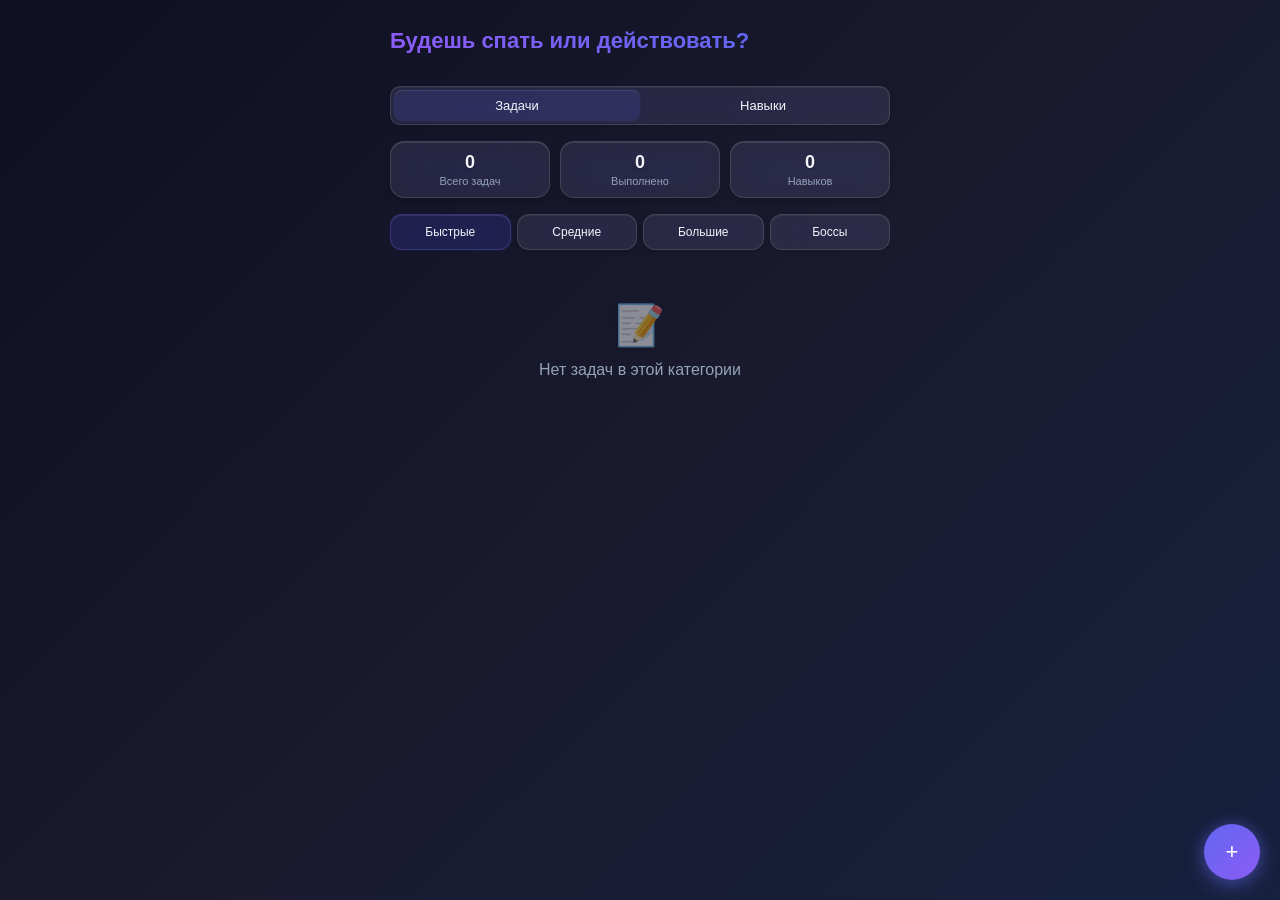
<file: index-stable1411new.html>
<!DOCTYPE html>
<html lang="ru">
<head>
    <meta charset="UTF-8">
    <meta name="viewport" content="width=device-width, initial-scale=1.0, maximum-scale=1.0, user-scalable=no">
    <title>Мотивации НЕТ</title>
    <script src="https://telegram.org/js/telegram-web-app.js"></script>
    <style>
        :root {
            --primary: #6366F1;
            --primary-light: #8B5CF6;
            --secondary: #06D6A0;
            --danger: #EF476F;
            --warning: #FFD166;
            --dark: #1E1E2E;
            --light: #F8FAFC;
            --glass: rgba(255, 255, 255, 0.08);
            --glass-border: rgba(255, 255, 255, 0.12);
            --text-primary: #F1F5F9;
            --text-secondary: #94A3B8;
            --text-dim: #64748B;
        }

        * {
            margin: 0;
            padding: 0;
            box-sizing: border-box;
            font-family: -apple-system, BlinkMacSystemFont, 'Segoe UI', Roboto, Oxygen, Ubuntu, Cantarell, sans-serif;
            -webkit-tap-highlight-color: transparent;
            -webkit-touch-callout: none;
            -webkit-user-select: none;
            user-select: none;
        }

        html, body {
            touch-action: manipulation;
            overflow-x: hidden;
            height: 100%;
        }

        body {
            background: linear-gradient(135deg, #0F0F23 0%, #1A1A2E 50%, #16213E 100%);
            color: var(--text-primary);
            min-height: 100vh;
            padding: 16px;
            padding-bottom: 90px;
            position: relative;
            overflow-x: hidden;
        }

        /* Оптимизированные снежинки для iOS */
        .snowflake {
            position: fixed;
            top: -10px;
            color: rgba(255, 255, 255, 0.3);
            font-size: 8px;
            animation-name: snowfall;
            animation-timing-function: linear;
            animation-iteration-count: infinite;
            pointer-events: none;
            z-index: 0;
            user-select: none;
            will-change: transform;
            -webkit-transform: translateZ(0);
            transform: translateZ(0);
            -webkit-backface-visibility: hidden;
            backface-visibility: hidden;
            -webkit-perspective: 1000;
            perspective: 1000;
        }

        @keyframes snowfall {
            to {
                transform: translate3d(0, 100vh, 0) rotate(360deg);
            }
        }

        .container {
            max-width: 500px;
            margin: 0 auto;
            position: relative;
            z-index: 1;
        }

        .header {
            display: flex;
            justify-content: space-between;
            align-items: center;
            margin-bottom: 20px;
            padding: 12px 0;
        }

        .app-title {
            font-size: 22px;
            font-weight: 700;
            background: linear-gradient(90deg, 
                #8B5CF6, #6366F1, #8B5CF6);
            background-size: 200% 100%;
            -webkit-background-clip: text;
            -webkit-text-fill-color: transparent;
            animation-name: liquidGradient;
            animation-duration: 6s;
            animation-timing-function: ease-in-out;
            animation-iteration-count: infinite;
            position: relative;
        }

        @keyframes liquidGradient {
            0% {
                background-position: 0% 50%;
            }
            50% {
                background-position: 100% 50%;
            }
            100% {
                background-position: 0% 50%;
            }
        }

        .stats {
            display: flex;
            gap: 10px;
            margin-bottom: 16px;
        }

        .stat-item {
            flex: 1;
            background: var(--glass);
            backdrop-filter: blur(15px) saturate(180%);
            border: 1px solid var(--glass-border);
            border-radius: 14px;
            padding: 10px;
            text-align: center;
            box-shadow: 
                0 4px 6px -1px rgba(0, 0, 0, 0.2),
                0 2px 4px -1px rgba(0, 0, 0, 0.06),
                inset 0 1px 0 rgba(255, 255, 255, 0.1);
            -webkit-transform: translateZ(0);
            transform: translateZ(0);
        }

        .stat-value {
            font-size: 18px;
            font-weight: 700;
            margin-bottom: 2px;
            text-shadow: 0 1px 2px rgba(0, 0, 0, 0.2);
        }

        .stat-label {
            font-size: 11px;
            color: var(--text-secondary);
        }

        .category-tabs {
            display: flex;
            gap: 6px;
            margin-bottom: 16px;
            overflow-x: auto;
            padding-bottom: 6px;
            justify-content: space-between;
            scrollbar-width: none;
            -webkit-overflow-scrolling: touch;
        }

        .category-tabs::-webkit-scrollbar {
            display: none;
        }

        .category-tab {
            flex: 1;
            min-width: 0;
            padding: 10px 8px;
            background: var(--glass);
            backdrop-filter: blur(15px) saturate(180%);
            border: 1px solid var(--glass-border);
            border-radius: 12px;
            font-size: 12px;
            white-space: nowrap;
            cursor: pointer;
            transition: all 0.2s ease;
            text-align: center;
            overflow: hidden;
            text-overflow: ellipsis;
            box-shadow: 
                0 2px 4px rgba(0, 0, 0, 0.1),
                inset 0 1px 0 rgba(255, 255, 255, 0.05);
            position: relative;
            -webkit-transform: translateZ(0);
            transform: translateZ(0);
            -webkit-touch-callout: none;
        }

        .category-tab:focus {
            outline: none;
        }

        .category-tab.active {
            background: rgba(99, 102, 241, 0.15);
            border-color: rgba(99, 102, 241, 0.3);
            box-shadow: 
                0 0 3px rgba(99, 102, 241, 0.15),
                inset 0 1px 0 rgba(255, 255, 255, 0.1);
        }

        /* Оптимизированные анимации для iOS */
        .category-tab::before {
            content: '';
            position: absolute;
            top: 0;
            left: -100%;
            width: 100%;
            height: 100%;
            background: linear-gradient(
                90deg,
                transparent,
                rgba(255, 255, 255, 0.2),
                transparent
            );
            transition: left 0.5s ease;
            will-change: left;
        }

        .category-tab:active::before {
            left: 100%;
        }

        .category-tab:active {
            transform: scale(0.98);
            backdrop-filter: blur(25px) saturate(200%);
            box-shadow: 
                0 0 8px rgba(139, 92, 246, 0.2),
                inset 0 1px 0 rgba(255, 255, 255, 0.15),
                inset 0 0 8px rgba(255, 255, 255, 0.05);
            transition: all 0.1s ease;
            -webkit-transform: scale(0.98) translateZ(0);
            transform: scale(0.98) translateZ(0);
        }

        .tasks-container {
            margin-bottom: 20px;
        }

        .task-item {
            background: var(--glass);
            backdrop-filter: blur(15px) saturate(180%);
            border: 1px solid var(--glass-border);
            border-radius: 14px;
            padding: 14px;
            margin-bottom: 10px;
            transition: all 0.2s ease;
            position: relative;
            overflow: hidden;
            box-shadow: 
                0 4px 6px -1px rgba(0, 0, 0, 0.2),
                0 2px 4px -1px rgba(0, 0, 0, 0.06),
                inset 0 1px 0 rgba(255, 255, 255, 0.1);
            -webkit-transform: translateZ(0);
            transform: translateZ(0);
        }

        .task-item::before {
            content: '';
            position: absolute;
            top: 0;
            left: 0;
            width: 4px;
            height: 100%;
            background: var(--primary);
            box-shadow: 0 0 10px rgba(99, 102, 241, 0.5);
        }

        .task-item.quick::before {
            background: var(--secondary);
            box-shadow: 0 0 10px rgba(6, 214, 160, 0.5);
        }

        .task-item.medium::before {
            background: var(--warning);
            box-shadow: 0 0 10px rgba(255, 209, 102, 0.5);
        }

        .task-item.large::before {
            background: var(--primary);
            box-shadow: 0 0 10px rgba(99, 102, 241, 0.5);
        }

        .task-item.boss::before {
            background: var(--danger);
            box-shadow: 0 0 10px rgba(239, 71, 111, 0.5);
        }

        .task-item.completed {
            opacity: 0.6;
            transform: scale(0.98);
            -webkit-transform: scale(0.98) translateZ(0);
            transform: scale(0.98) translateZ(0);
        }

        .task-item.completed .task-title {
            text-decoration: line-through;
            color: var(--text-dim);
        }

        .task-header {
            display: flex;
            justify-content: space-between;
            align-items: flex-start;
            margin-bottom: 8px;
        }

        .task-title {
            font-size: 15px;
            font-weight: 600;
            flex: 1;
            transition: all 0.2s ease;
            line-height: 1.4;
            text-shadow: 0 1px 2px rgba(0, 0, 0, 0.2);
        }

        .task-category {
            font-size: 10px;
            padding: 3px 6px;
            border-radius: 10px;
            background: rgba(255, 255, 255, 0.1);
            margin-left: 6px;
            white-space: nowrap;
        }

        .task-skills {
            display: flex;
            flex-wrap: wrap;
            gap: 4px;
            margin-bottom: 10px;
        }

        .skill-tag {
            font-size: 10px;
            padding: 3px 6px;
            border-radius: 8px;
            background: rgba(99, 102, 241, 0.2);
            border: 1px solid rgba(99, 102, 241, 0.3);
            backdrop-filter: blur(5px);
        }

        .task-actions {
            display: flex;
            justify-content: space-between;
            align-items: center;
        }

        .complete-btn {
            background: var(--secondary);
            color: var(--dark);
            border: none;
            border-radius: 10px;
            padding: 8px 16px;
            font-size: 13px;
            font-weight: 600;
            cursor: pointer;
            transition: all 0.2s ease;
            flex-shrink: 0;
            box-shadow: 
                0 2px 4px rgba(0, 0, 0, 0.1),
                inset 0 1px 0 rgba(255, 255, 255, 0.2);
            -webkit-transform: translateZ(0);
            transform: translateZ(0);
            -webkit-touch-callout: none;
        }

        .complete-btn:hover {
            transform: translateY(-1px);
            -webkit-transform: translateY(-1px) translateZ(0);
            transform: translateY(-1px) translateZ(0);
            box-shadow: 
                0 4px 8px rgba(6, 214, 160, 0.3),
                inset 0 1px 0 rgba(255, 255, 255, 0.2);
        }

        .complete-btn.completed {
            background: var(--text-dim);
            color: var(--text-primary);
        }

        .complete-btn:active {
            transform: scale(0.95);
            -webkit-transform: scale(0.95) translateZ(0);
            transform: scale(0.95) translateZ(0);
            backdrop-filter: blur(20px) saturate(180%);
            box-shadow: 
                0 0 20px rgba(6, 214, 160, 0.3),
                inset 0 1px 0 rgba(255, 255, 255, 0.2),
                inset 0 0 10px rgba(255, 255, 255, 0.1);
            transition: all 0.1s ease;
        }

        .skill-points {
            font-size: 12px;
            color: var(--text-secondary);
            flex-shrink: 0;
            text-shadow: 0 1px 2px rgba(0, 0, 0, 0.2);
        }

        .task-controls {
            display: flex;
            gap: 6px;
            align-items: center;
        }

        .delete-btn {
            position: absolute;
            top: 10px;
            right: 10px;
            background: transparent;
            color: var(--text-dim);
            border: none;
            border-radius: 8px;
            padding: 6px;
            font-size: 14px;
            cursor: pointer;
            transition: all 0.2s ease;
            opacity: 0;
            width: 24px;
            height: 24px;
            display: flex;
            align-items: center;
            justify-content: center;
            backdrop-filter: blur(5px);
            -webkit-transform: translateZ(0);
            transform: translateZ(0);
        }

        .task-item:hover .delete-btn {
            opacity: 0.7;
        }

        .delete-btn:hover {
            background: var(--danger);
            color: white;
            transform: scale(1.1);
            -webkit-transform: scale(1.1) translateZ(0);
            transform: scale(1.1) translateZ(0);
            opacity: 1;
            box-shadow: 0 0 10px rgba(239, 71, 111, 0.5);
        }

        .delete-btn:active {
            transform: scale(0.9);
            -webkit-transform: scale(0.9) translateZ(0);
            transform: scale(0.9) translateZ(0);
            backdrop-filter: blur(15px) saturate(200%);
            box-shadow: 
                0 0 15px rgba(239, 71, 111, 0.4),
                inset 0 1px 0 rgba(255, 255, 255, 0.1),
                inset 0 0 8px rgba(255, 255, 255, 0.05);
            transition: all 0.1s ease;
        }

        .add-btn {
            position: fixed;
            bottom: 20px;
            right: 20px;
            width: 56px;
            height: 56px;
            background: linear-gradient(135deg, var(--primary), var(--primary-light));
            border: none;
            border-radius: 50%;
            display: flex;
            align-items: center;
            justify-content: center;
            font-size: 22px;
            color: white;
            cursor: pointer;
            box-shadow: 
                0 6px 20px rgba(99, 102, 241, 0.4),
                0 0 15px rgba(99, 102, 241, 0.3);
            transition: all 0.3s ease;
            z-index: 100;
            backdrop-filter: blur(10px);
            -webkit-transform: translateZ(0);
            transform: translateZ(0);
            will-change: transform;
            -webkit-touch-callout: none;
        }

        .add-btn:hover {
            transform: scale(1.08);
            -webkit-transform: scale(1.08) translateZ(0);
            transform: scale(1.08) translateZ(0);
            box-shadow: 
                0 8px 24px rgba(99, 102, 241, 0.5),
                0 0 20px rgba(99, 102, 241, 0.4);
        }

        .add-btn:active {
            transform: scale(0.92);
            -webkit-transform: scale(0.92) translateZ(0);
            transform: scale(0.92) translateZ(0);
            backdrop-filter: blur(30px) saturate(220%);
            box-shadow: 
                0 0 30px rgba(99, 102, 241, 0.5),
                inset 0 1px 0 rgba(255, 255, 255, 0.25),
                inset 0 0 20px rgba(255, 255, 255, 0.15);
            transition: all 0.1s ease;
        }

        .modal {
            position: fixed;
            top: 0;
            left: 0;
            width: 100%;
            height: 100%;
            background: rgba(0, 0, 0, 0.7);
            backdrop-filter: blur(5px);
            display: flex;
            align-items: center;
            justify-content: center;
            z-index: 1000;
            padding: 16px;
            opacity: 0;
            pointer-events: none;
            transition: opacity 0.3s ease;
            will-change: opacity;
        }

        .modal.active {
            opacity: 1;
            pointer-events: all;
        }

        .modal-content {
            background: linear-gradient(135deg, #1E1E2E 0%, #25253A 100%);
            border-radius: 18px;
            padding: 20px;
            width: 100%;
            max-width: 400px;
            border: 1px solid var(--glass-border);
            box-shadow: 
                0 20px 40px rgba(0, 0, 0, 0.3),
                0 0 30px rgba(99, 102, 241, 0.2);
            transform: translate3d(0, 20px, 0);
            transition: transform 0.3s ease;
            max-height: 85vh;
            overflow-y: auto;
            backdrop-filter: blur(20px) saturate(180%);
            will-change: transform;
            -webkit-overflow-scrolling: touch;
        }

        .modal.active .modal-content {
            transform: translate3d(0, 0, 0);
        }

        .modal-header {
            display: flex;
            justify-content: space-between;
            align-items: center;
            margin-bottom: 16px;
        }

        .modal-title {
            font-size: 18px;
            font-weight: 700;
            text-shadow: 0 1px 2px rgba(0, 0, 0, 0.2);
        }

        .close-btn {
            background: none;
            border: none;
            color: var(--text-secondary);
            font-size: 18px;
            cursor: pointer;
            backdrop-filter: blur(5px);
            -webkit-transform: translateZ(0);
            transform: translateZ(0);
        }

        .form-group {
            margin-bottom: 14px;
            position: relative;
        }

        .form-label {
            display: block;
            margin-bottom: 6px;
            font-size: 13px;
            color: var(--text-secondary);
            text-shadow: 0 1px 2px rgba(0, 0, 0, 0.2);
        }

        .form-input, .form-select {
            width: 100%;
            padding: 10px 14px;
            background: var(--glass);
            border: 1px solid var(--glass-border);
            border-radius: 10px;
            color: var(--text-primary);
            font-size: 15px;
            backdrop-filter: blur(10px);
            box-shadow: 
                inset 0 1px 3px rgba(0, 0, 0, 0.2),
                0 1px 0 rgba(255, 255, 255, 0.05);
            -webkit-appearance: none;
            -webkit-transform: translateZ(0);
            transform: translateZ(0);
        }

        .skills-input-container {
            display: flex;
            gap: 6px;
            position: relative;
        }

        .skills-input {
            flex: 1;
        }

        .add-skill-btn {
            background: var(--primary);
            border: none;
            border-radius: 10px;
            padding: 0 14px;
            color: white;
            cursor: pointer;
            backdrop-filter: blur(5px);
            box-shadow: 
                0 2px 4px rgba(0, 0, 0, 0.1),
                inset 0 1px 0 rgba(255, 255, 255, 0.1);
            -webkit-transform: translateZ(0);
            transform: translateZ(0);
            -webkit-touch-callout: none;
        }

        .add-skill-btn:active {
            transform: scale(0.94);
            -webkit-transform: scale(0.94) translateZ(0);
            transform: scale(0.94) translateZ(0);
            backdrop-filter: blur(18px) saturate(180%);
            box-shadow: 
                0 0 12px rgba(99, 102, 241, 0.3),
                inset 0 1px 0 rgba(255, 255, 255, 0.15),
                inset 0 0 6px rgba(255, 255, 255, 0.08);
            transition: all 0.1s ease;
        }

        .selected-skills {
            display: flex;
            flex-wrap: wrap;
            gap: 6px;
            margin-top: 10px;
        }

        .selected-skill {
            display: flex;
            align-items: center;
            gap: 4px;
            background: rgba(99, 102, 241, 0.2);
            border: 1px solid rgba(99, 102, 241, 0.3);
            border-radius: 10px;
            padding: 5px 8px;
            font-size: 12px;
            backdrop-filter: blur(5px);
        }

        .remove-skill {
            background: none;
            border: none;
            color: var(--text-secondary);
            cursor: pointer;
            font-size: 14px;
            -webkit-transform: translateZ(0);
            transform: translateZ(0);
        }

        .submit-btn {
            width: 100%;
            background: linear-gradient(135deg, var(--primary), var(--primary-light));
            border: none;
            border-radius: 10px;
            padding: 12px;
            color: white;
            font-size: 15px;
            font-weight: 600;
            cursor: pointer;
            margin-top: 14px;
            transition: all 0.2s ease;
            box-shadow: 
                0 4px 6px rgba(0, 0, 0, 0.1),
                inset 0 1px 0 rgba(255, 255, 255, 0.2);
            backdrop-filter: blur(10px);
            -webkit-transform: translateZ(0);
            transform: translateZ(0);
            will-change: transform;
            -webkit-touch-callout: none;
        }

        .submit-btn:hover {
            transform: translateY(-1px);
            -webkit-transform: translateY(-1px) translateZ(0);
            transform: translateY(-1px) translateZ(0);
            box-shadow: 
                0 6px 16px rgba(99, 102, 241, 0.4),
                inset 0 1px 0 rgba(255, 255, 255, 0.2);
        }

        .submit-btn:active {
            transform: scale(0.97);
            -webkit-transform: scale(0.97) translateZ(0);
            transform: scale(0.97) translateZ(0);
            backdrop-filter: blur(25px) saturate(200%);
            box-shadow: 
                0 0 25px rgba(99, 102, 241, 0.4),
                inset 0 1px 0 rgba(255, 255, 255, 0.2),
                inset 0 0 15px rgba(255, 255, 255, 0.1);
            transition: all 0.1s ease;
        }

        .empty-state {
            text-align: center;
            padding: 30px 16px;
            color: var(--text-secondary);
        }

        .empty-icon {
            font-size: 40px;
            margin-bottom: 12px;
            opacity: 0.5;
            filter: drop-shadow(0 2px 4px rgba(0, 0, 0, 0.2));
        }

        .skills-view {
            display: none;
        }

        .skill-item {
            background: var(--glass);
            backdrop-filter: blur(15px) saturate(180%);
            border: 1px solid var(--glass-border);
            border-radius: 14px;
            padding: 14px;
            margin-bottom: 10px;
            display: flex;
            justify-content: space-between;
            align-items: center;
            box-shadow: 
                0 4px 6px -1px rgba(0, 0, 0, 0.2),
                0 2px 4px -1px rgba(0, 0, 0, 0.06),
                inset 0 1px 0 rgba(255, 255, 255, 0.1);
            -webkit-transform: translateZ(0);
            transform: translateZ(0);
        }

        .skill-name {
            font-size: 15px;
            font-weight: 600;
            text-shadow: 0 1px 2px rgba(0, 0, 0, 0.2);
        }

        .skill-level {
            font-size: 13px;
            color: var(--text-secondary);
        }

        .view-toggle {
            display: flex;
            background: var(--glass);
            backdrop-filter: blur(15px) saturate(180%);
            border: 1px solid var(--glass-border);
            border-radius: 10px;
            padding: 3px;
            margin-bottom: 16px;
            box-shadow: 
                0 2px 4px rgba(0, 0, 0, 0.1),
                inset 0 1px 0 rgba(255, 255, 255, 0.05);
            -webkit-transform: translateZ(0);
            transform: translateZ(0);
        }

        .toggle-option {
            flex: 1;
            text-align: center;
            padding: 8px;
            border-radius: 8px;
            cursor: pointer;
            font-size: 13px;
            transition: all 0.2s ease;
            -webkit-transform: translateZ(0);
            transform: translateZ(0);
            -webkit-touch-callout: none;
        }

        .toggle-option.active {
            background: rgba(99, 102, 241, 0.15);
            box-shadow: 
                0 0 3px rgba(99, 102, 241, 0.15),
                inset 0 1px 0 rgba(255, 255, 255, 0.1);
        }

        .toggle-option:active {
            transform: scale(0.96);
            -webkit-transform: scale(0.96) translateZ(0);
            transform: scale(0.96) translateZ(0);
            backdrop-filter: blur(20px) saturate(190%);
            box-shadow: 
                0 0 8px rgba(99, 102, 241, 0.2),
                inset 0 1px 0 rgba(255, 255, 255, 0.15),
                inset 0 0 8px rgba(255, 255, 255, 0.08);
            transition: all 0.1s ease;
        }

        .skills-suggestions {
            display: none;
            position: absolute;
            top: 100%;
            left: 0;
            right: 0;
            background: var(--dark);
            border: 1px solid var(--glass-border);
            border-radius: 10px;
            max-height: 130px;
            overflow-y: auto;
            z-index: 10;
            margin-top: 4px;
            backdrop-filter: blur(20px) saturate(180%);
            box-shadow: 
                0 10px 15px -3px rgba(0, 0, 0, 0.3),
                0 4px 6px -2px rgba(0, 0, 0, 0.1);
            -webkit-overflow-scrolling: touch;
        }

        .skill-suggestion {
            padding: 8px 10px;
            cursor: pointer;
            border-bottom: 1px solid var(--glass-border);
            transition: background 0.2s ease;
            font-size: 13px;
            -webkit-transform: translateZ(0);
            transform: translateZ(0);
        }

        .skill-suggestion:hover, .skill-suggestion.highlight {
            background: var(--primary);
        }

        .skill-suggestion:last-child {
            border-bottom: none;
        }

        .recent-skills {
            display: flex;
            flex-wrap: wrap;
            gap: 6px;
            margin-bottom: 10px;
        }

        .recent-skill {
            display: flex;
            align-items: center;
            gap: 4px;
            background: rgba(6, 214, 160, 0.1);
            border: 1px solid rgba(6, 214, 160, 0.3);
            border-radius: 10px;
            padding: 5px 8px;
            font-size: 11px;
            cursor: pointer;
            transition: all 0.2s ease;
            backdrop-filter: blur(5px);
            -webkit-transform: translateZ(0);
            transform: translateZ(0);
        }

        .recent-skill:hover {
            background: rgba(6, 214, 160, 0.2);
            transform: translateY(-1px);
            -webkit-transform: translateY(-1px) translateZ(0);
            transform: translateY(-1px) translateZ(0);
            box-shadow: 0 2px 5px rgba(6, 214, 160, 0.2);
        }

        .remove-recent-skill {
            background: none;
            border: none;
            color: var(--text-secondary);
            cursor: pointer;
            font-size: 12px;
            padding: 0;
            width: 14px;
            height: 14px;
            display: flex;
            align-items: center;
            justify-content: center;
            -webkit-transform: translateZ(0);
            transform: translateZ(0);
        }

        .completed-toggle {
            text-align: center;
            margin-top: 12px;
            padding: 8px;
        }

        .show-completed-link {
            color: var(--text-dim);
            font-size: 12px;
            text-decoration: none;
            transition: all 0.2s ease;
            opacity: 0.7;
            text-shadow: 0 1px 2px rgba(0, 0, 0, 0.2);
        }

        .show-completed-link:hover {
            color: var(--text-secondary);
            opacity: 1;
        }

        .task-item.compact {
            padding: 10px 14px;
            margin-bottom: 6px;
        }

        .task-item.compact .task-header {
            margin-bottom: 4px;
        }

        .task-item.compact .task-title {
            font-size: 14px;
        }

        .task-item.compact .task-skills {
            margin-bottom: 6px;
        }

        .task-item.compact .task-actions {
            justify-content: space-between;
        }

        .task-item.compact .complete-btn {
            padding: 6px 12px;
            font-size: 12px;
        }

        /* Оптимизация производительности для iOS */
        @media screen and (max-width: 768px) {
            .snowflake {
                animation-duration: 20s !important;
            }
            
            .task-item, .stat-item, .category-tab, .skill-item {
                -webkit-backface-visibility: hidden;
                backface-visibility: hidden;
                -webkit-perspective: 1000;
                perspective: 1000;
            }
        }

        /* Отключение анимаций для пользователей, которые предпочитают уменьшенное движение */
        @media (prefers-reduced-motion: reduce) {
            * {
                animation-duration: 0.01ms !important;
                animation-iteration-count: 1 !important;
                transition-duration: 0.01ms !important;
            }
            
            .snowflake {
                display: none !important;
            }
        }
    </style>
</head>
<body>
    <!-- Снежинки будут добавлены через JavaScript -->
    
    <div class="container">
        <div class="header">
            <h1 class="app-title">Будешь спать или действовать?</h1>
        </div>

        <div class="view-toggle">
            <div class="toggle-option active" data-view="tasks">Задачи</div>
            <div class="toggle-option" data-view="skills">Навыки</div>
        </div>

        <div class="stats">
            <div class="stat-item">
                <div class="stat-value" id="total-tasks">0</div>
                <div class="stat-label">Всего задач</div>
            </div>
            <div class="stat-item">
                <div class="stat-value" id="completed-tasks">0</div>
                <div class="stat-label">Выполнено</div>
            </div>
            <div class="stat-item">
                <div class="stat-value" id="total-skills">0</div>
                <div class="stat-label">Навыков</div>
            </div>
        </div>

        <div class="tasks-view">
            <div class="category-tabs">
                <div class="category-tab active" data-category="quick">Быстрые</div>
                <div class="category-tab" data-category="medium">Средние</div>
                <div class="category-tab" data-category="large">Большие</div>
                <div class="category-tab" data-category="boss">Боссы</div>
            </div>

            <div class="tasks-container" id="tasks-container">
                <!-- Tasks will be loaded here -->
            </div>
            
            <div class="completed-toggle" id="completed-toggle" style="display: none;">
                <a href="#" class="show-completed-link" id="show-completed-link"></a>
            </div>
        </div>

        <div class="skills-view">
            <div class="tasks-container" id="skills-container">
                <!-- Skills will be loaded here -->
            </div>
        </div>

        <button class="add-btn" id="add-task-btn">+</button>
    </div>

    <!-- Add Task Modal -->
    <div class="modal" id="task-modal">
        <div class="modal-content">
            <div class="modal-header">
                <h2 class="modal-title">Новая задача</h2>
                <button class="close-btn" id="close-modal">&times;</button>
            </div>
            <form id="task-form">
                <div class="form-group">
                    <label class="form-label" for="task-title">Название задачи</label>
                    <input type="text" id="task-title" class="form-input" placeholder="Что нужно сделать?" required>
                </div>
                
                <div class="form-group">
                    <label class="form-label">Навыки</label>
                    
                    <!-- Ранее использованные навыки -->
                    <div class="recent-skills" id="recent-skills">
                        <!-- Recent skills will be loaded here -->
                    </div>
                    
                    <!-- Поле ввода с автодополнением -->
                    <div class="skills-input-container">
                        <input type="text" id="skill-input" class="form-input skills-input" placeholder="Начните вводить навык...">
                        <button type="button" class="add-skill-btn" id="add-skill-btn">+</button>
                        <div class="skills-suggestions" id="skills-suggestions">
                            <!-- Suggestions will appear here -->
                        </div>
                    </div>
                    
                    <!-- Выбранные навыки -->
                    <div class="selected-skills" id="selected-skills">
                        <!-- Selected skills will appear here -->
                    </div>
                </div>
                <button type="submit" class="submit-btn">Добавить задачу</button>
            </form>
        </div>
    </div>

    <script>
        // Initialize Telegram Web App
        const tg = window.Telegram?.WebApp;
        if (tg) {
            tg.ready();
            tg.expand();
        }

        // Оптимизированные снежинки для iOS
        function createSnowflakes() {
            const snowflakeContainer = document.body;
            const snowflakeCount = 15; // Количество снежинок
            
            // Проверка предпочтений пользователя относительно анимации
            const prefersReducedMotion = window.matchMedia('(prefers-reduced-motion: reduce)').matches;
            if (prefersReducedMotion) return;
            
            for (let i = 0; i < snowflakeCount; i++) {
                const snowflake = document.createElement('div');
                snowflake.className = 'snowflake';
                snowflake.innerHTML = '❄';
                
                // Случайные параметры для каждой снежинки
                const left = Math.random() * 100;
                const size = Math.random() * 3 + 5; // Размер от 5px до 8px
                const opacity = Math.random() * 0.3 + 0.1; // Прозрачность от 0.1 до 0.4
                const duration = Math.random() * 20 + 20; // Длительность анимации от 20s до 40s
                const delay = Math.random() * 20; // Задержка начала анимации
                
                snowflake.style.left = `${left}vw`;
                snowflake.style.fontSize = `${size}px`;
                snowflake.style.opacity = opacity;
                snowflake.style.animationDuration = `${duration}s`;
                snowflake.style.animationDelay = `${delay}s`;
                
                snowflakeContainer.appendChild(snowflake);
            }
        }

        // App State
        let state = {
            tasks: [],
            skills: {},
            currentCategory: 'quick',
            currentView: 'tasks',
            hideCompleted: true,
            showCompleted: false
        };

        // DOM Elements
        const tasksContainer = document.getElementById('tasks-container');
        const skillsContainer = document.getElementById('skills-container');
        const taskModal = document.getElementById('task-modal');
        const addTaskBtn = document.getElementById('add-task-btn');
        const closeModalBtn = document.getElementById('close-modal');
        const taskForm = document.getElementById('task-form');
        const categoryTabs = document.querySelectorAll('.category-tab');
        const viewToggles = document.querySelectorAll('.toggle-option');
        const addSkillBtn = document.getElementById('add-skill-btn');
        const skillInput = document.getElementById('skill-input');
        const selectedSkillsContainer = document.getElementById('selected-skills');
        const totalTasksEl = document.getElementById('total-tasks');
        const completedTasksEl = document.getElementById('completed-tasks');
        const totalSkillsEl = document.getElementById('total-skills');
        const skillsSuggestions = document.getElementById('skills-suggestions');
        const recentSkills = document.getElementById('recent-skills');
        const completedToggle = document.getElementById('completed-toggle');
        const showCompletedLink = document.getElementById('show-completed-link');

        // Skills management
        let selectedSkills = [];
        let allSkills = new Set();
        let recentSkillsList = [];

        // Load data from localStorage
        function loadData() {
            const savedTasks = localStorage.getItem('liquidTasks');
            const savedSkills = localStorage.getItem('liquidSkills');
            const savedRecentSkills = localStorage.getItem('liquidRecentSkills');
            const savedHideCompleted = localStorage.getItem('liquidHideCompleted');
            
            if (savedTasks) {
                state.tasks = JSON.parse(savedTasks);
            }
            
            if (savedSkills) {
                state.skills = JSON.parse(savedSkills);
            }
            
            if (savedRecentSkills) {
                recentSkillsList = JSON.parse(savedRecentSkills);
            }
            
            if (savedHideCompleted) {
                state.hideCompleted = JSON.parse(savedHideCompleted);
            }
            
            updateUI();
        }

        // Save data to localStorage
        function saveData() {
            localStorage.setItem('liquidTasks', JSON.stringify(state.tasks));
            localStorage.setItem('liquidSkills', JSON.stringify(state.skills));
            localStorage.setItem('liquidRecentSkills', JSON.stringify(recentSkillsList));
            localStorage.setItem('liquidHideCompleted', JSON.stringify(state.hideCompleted));
        }

        // Update UI based on current state
        function updateUI() {
            renderTasks();
            renderSkills();
            updateStats();
        }

        // Update statistics
        function updateStats() {
            const totalTasks = state.tasks.length;
            const completedTasks = state.tasks.filter(task => task.completed).length;
            const totalSkills = Object.keys(state.skills).length;
            
            totalTasksEl.textContent = totalTasks;
            completedTasksEl.textContent = completedTasks;
            totalSkillsEl.textContent = totalSkills;
        }

        // Render tasks based on current category
        function renderTasks() {
            let filteredTasks = state.tasks.filter(task => task.category === state.currentCategory);
            const completedTasks = filteredTasks.filter(task => task.completed);
            const activeTasks = filteredTasks.filter(task => !task.completed);
            
            // Calculate completed count for current category
            const completedCount = completedTasks.length;
            
            // Show or hide completed toggle based on completed tasks count
            if (completedCount > 0) {
                completedToggle.style.display = 'block';
                if (state.showCompleted) {
                    showCompletedLink.textContent = `Скрыть выполненные (${completedCount})`;
                } else {
                    showCompletedLink.textContent = `Показать выполненные (${completedCount})`;
                }
            } else {
                completedToggle.style.display = 'none';
            }
            
            // Determine which tasks to show
            let tasksToShow = activeTasks;
            if (state.showCompleted) {
                tasksToShow = [...activeTasks, ...completedTasks];
            }
            
            if (tasksToShow.length === 0) {
                tasksContainer.innerHTML = `
                    <div class="empty-state">
                        <div class="empty-icon">📝</div>
                        <p>${completedCount > 0 ? 'Нет активных задач' : 'Нет задач в этой категории'}</p>
                    </div>
                `;
                return;
            }
            
            tasksContainer.innerHTML = tasksToShow.map(task => `
                <div class="task-item ${task.category} ${task.completed ? 'completed' : ''} ${state.showCompleted && task.completed ? 'compact' : ''}" data-id="${task.id}">
                    <button class="delete-btn" data-id="${task.id}">✕</button>
                    <div class="task-header">
                        <div class="task-title">${task.title}</div>
                    </div>
                    ${task.skills.length > 0 ? `
                        <div class="task-skills">
                            ${task.skills.map(skill => `
                                <div class="skill-tag">${skill}</div>
                            `).join('')}
                        </div>
                    ` : ''}
                    <div class="task-actions">
                        <button class="complete-btn ${task.completed ? 'completed' : ''}" data-id="${task.id}">
                            ${task.completed ? '✓ Выполнено' : 'Выполнить'}
                        </button>
                        ${task.skills.length > 0 ? `<div class="skill-points">+${task.skills.length}</div>` : ''}
                    </div>
                </div>
            `).join('');
            
            // Add event listeners to complete buttons
            document.querySelectorAll('.complete-btn').forEach(btn => {
                btn.addEventListener('click', function() {
                    const taskId = this.getAttribute('data-id');
                    completeTask(taskId);
                });
            });
            
            // Add event listeners to delete buttons
            document.querySelectorAll('.delete-btn').forEach(btn => {
                btn.addEventListener('click', function() {
                    const taskId = this.getAttribute('data-id');
                    deleteTask(taskId);
                });
            });
        }

        // Render skills
        function renderSkills() {
            const skills = Object.entries(state.skills);
            
            if (skills.length === 0) {
                skillsContainer.innerHTML = `
                    <div class="empty-state">
                        <div class="empty-icon">🎯</div>
                        <p>Навыки появятся после выполнения задач</p>
                    </div>
                `;
                return;
            }
            
            skillsContainer.innerHTML = skills.map(([skill, level]) => `
                <div class="skill-item">
                    <div class="skill-name">${skill}</div>
                    <div class="skill-level">Уровень: ${level}</div>
                </div>
            `).join('');
        }

        // Get category name for display
        function getCategoryName(category) {
            const names = {
                'quick': 'Быстрая',
                'medium': 'Средняя',
                'large': 'Большая',
                'boss': 'Босс'
            };
            return names[category] || category;
        }

        // Complete a task
        function completeTask(taskId) {
            const taskIndex = state.tasks.findIndex(task => task.id === taskId);
            if (taskIndex === -1) return;
            
            const task = state.tasks[taskIndex];
            
            if (task.completed) {
                // If already completed, mark as incomplete and remove skill points
                task.completed = false;
                task.skills.forEach(skill => {
                    if (state.skills[skill] > 1) {
                        state.skills[skill]--;
                    } else {
                        delete state.skills[skill];
                    }
                });
                
                // Тактильный отклик при отмене выполнения (легкий)
                if (tg?.HapticFeedback?.impactOccurred) {
                    tg.HapticFeedback.impactOccurred('light');
                }
            } else {
                // Mark as completed and add skill points
                task.completed = true;
                task.skills.forEach(skill => {
                    state.skills[skill] = (state.skills[skill] || 0) + 1;
                    
                    // Add to recent skills if not already there
                    if (!recentSkillsList.includes(skill)) {
                        recentSkillsList.unshift(skill);
                        // Keep only last 10 skills
                        if (recentSkillsList.length > 10) {
                            recentSkillsList.pop();
                        }
                    }
                });
                
                // Тактильный отклик при выполнении (успех)
                if (tg?.HapticFeedback?.impactOccurred) {
                    tg.HapticFeedback.impactOccurred('medium');
                }
                if (tg?.HapticFeedback?.notificationOccurred) {
                    tg.HapticFeedback.notificationOccurred('success');
                }
            }
            
            saveData();
            updateUI();
        }

        // Delete a task
        function deleteTask(taskId) {
            const taskIndex = state.tasks.findIndex(task => task.id === taskId);
            if (taskIndex === -1) return;
            
            const task = state.tasks[taskIndex];
            
            // If the task was completed, remove skill points
            if (task.completed) {
                task.skills.forEach(skill => {
                    if (state.skills[skill] > 1) {
                        state.skills[skill]--;
                    } else {
                        delete state.skills[skill];
                    }
                });
            }
            
            state.tasks.splice(taskIndex, 1);
            saveData();
            updateUI();
            
            // Add haptic feedback if available
            if (tg?.HapticFeedback?.impactOccurred) {
                tg.HapticFeedback.impactOccurred('light');
            }
        }

        // Add a new task
        function addTask(title, category, skills) {
            const newTask = {
                id: Date.now().toString(),
                title,
                category,
                skills,
                completed: false
            };
            
            state.tasks.unshift(newTask);
            saveData();
            updateUI();
        }

        // Load all existing skills from tasks
        function loadAllSkills() {
            allSkills.clear();
            state.tasks.forEach(task => {
                task.skills.forEach(skill => allSkills.add(skill));
            });
        }

        // Update skills suggestions based on input
        function updateSkillsSuggestions() {
            const inputValue = skillInput.value.toLowerCase().trim();
            
            if (inputValue.length === 0) {
                skillsSuggestions.style.display = 'none';
                return;
            }
            
            // Filter skills that match input and not already selected
            const matchingSkills = Array.from(allSkills).filter(skill => 
                skill.toLowerCase().includes(inputValue) && 
                !selectedSkills.includes(skill)
            );
            
            if (matchingSkills.length === 0) {
                skillsSuggestions.style.display = 'none';
                return;
            }
            
            skillsSuggestions.innerHTML = matchingSkills.map(skill => `
                <div class="skill-suggestion" data-skill="${skill}">
                    ${skill}
                </div>
            `).join('');
            
            skillsSuggestions.style.display = 'block';
            
            // Add event listeners to suggestions
            document.querySelectorAll('.skill-suggestion').forEach(suggestion => {
                suggestion.addEventListener('click', function() {
                    addSkillToTask(this.getAttribute('data-skill'));
                    skillsSuggestions.style.display = 'none';
                    skillInput.value = '';
                });
            });
        }

        // Render recent skills
        function renderRecentSkills() {
            if (recentSkillsList.length === 0) {
                recentSkills.innerHTML = '';
                return;
            }
            
            recentSkills.innerHTML = recentSkillsList
                .filter(skill => !selectedSkills.includes(skill))
                .map(skill => `
                    <div class="recent-skill">
                        <span>${skill}</span>
                        <button class="remove-recent-skill" data-skill="${skill}">&times;</button>
                    </div>
                `).join('');
            
            // Add event listeners to recent skills
            document.querySelectorAll('.recent-skill').forEach(skillEl => {
                skillEl.addEventListener('click', function(e) {
                    // Don't trigger if the remove button was clicked
                    if (!e.target.classList.contains('remove-recent-skill')) {
                        addSkillToTask(this.querySelector('span').textContent);
                    }
                });
            });
            
            // Add event listeners to remove buttons
            document.querySelectorAll('.remove-recent-skill').forEach(btn => {
                btn.addEventListener('click', function(e) {
                    e.stopPropagation();
                    const skillToRemove = this.getAttribute('data-skill');
                    removeRecentSkill(skillToRemove);
                });
            });
        }

        // Remove a skill from recent list
        function removeRecentSkill(skill) {
            recentSkillsList = recentSkillsList.filter(s => s !== skill);
            saveData();
            renderRecentSkills();
        }

        // Add a skill to the current task
        function addSkillToTask(skillName) {
            if (!skillName.trim()) return;
            
            const normalizedSkill = skillName.trim().toLowerCase();
            
            if (!selectedSkills.includes(normalizedSkill)) {
                selectedSkills.push(normalizedSkill);
                renderSelectedSkills();
                
                // Add to all skills set
                allSkills.add(normalizedSkill);
                
                // Update recent skills display
                renderRecentSkills();
            }
            
            skillInput.value = '';
            skillsSuggestions.style.display = 'none';
        }

        // Remove a skill from the current task
        function removeSkillFromTask(skillName) {
            selectedSkills = selectedSkills.filter(skill => skill !== skillName);
            renderSelectedSkills();
            renderRecentSkills();
        }

        // Render selected skills in the modal
        function renderSelectedSkills() {
            selectedSkillsContainer.innerHTML = selectedSkills.map(skill => `
                <div class="selected-skill">
                    <span>${skill}</span>
                    <button type="button" class="remove-skill" data-skill="${skill}">&times;</button>
                </div>
            `).join('');
            
            // Add event listeners to remove buttons
            document.querySelectorAll('.remove-skill').forEach(btn => {
                btn.addEventListener('click', function() {
                    const skillToRemove = this.getAttribute('data-skill');
                    removeSkillFromTask(skillToRemove);
                });
            });
        }

        // Toggle show completed tasks
        function toggleShowCompleted() {
            state.showCompleted = !state.showCompleted;
            renderTasks();
        }

        // Initialize event listeners
        function initEventListeners() {
            // Category tabs
            categoryTabs.forEach(tab => {
                tab.addEventListener('click', function() {
                    categoryTabs.forEach(t => t.classList.remove('active'));
                    this.classList.add('active');
                    state.currentCategory = this.getAttribute('data-category');
                    state.showCompleted = false;
                    renderTasks();
                });
            });
            
            // View toggles
            viewToggles.forEach(toggle => {
                toggle.addEventListener('click', function() {
                    viewToggles.forEach(t => t.classList.remove('active'));
                    this.classList.add('active');
                    
                    state.currentView = this.getAttribute('data-view');
                    
                    if (state.currentView === 'tasks') {
                        document.querySelector('.tasks-view').style.display = 'block';
                        document.querySelector('.skills-view').style.display = 'none';
                    } else {
                        document.querySelector('.tasks-view').style.display = 'none';
                        document.querySelector('.skills-view').style.display = 'block';
                    }
                });
            });
            
            // Add task button
            addTaskBtn.addEventListener('click', function() {
                taskModal.classList.add('active');
                loadAllSkills();
                renderRecentSkills();
            });
            
            // Close modal button
            closeModalBtn.addEventListener('click', function() {
                taskModal.classList.remove('active');
                selectedSkills = [];
                renderSelectedSkills();
                skillsSuggestions.style.display = 'none';
            });
            
            // Task form submission
            taskForm.addEventListener('submit', function(e) {
                e.preventDefault();
                
                const title = document.getElementById('task-title').value;
                
                if (!title.trim()) return;
                
                // Use current category for the new task
                addTask(title, state.currentCategory, [...selectedSkills]);
                
                // Reset form
                taskForm.reset();
                selectedSkills = [];
                renderSelectedSkills();
                taskModal.classList.remove('active');
            });
            
            // Add skill button
            addSkillBtn.addEventListener('click', function() {
                addSkillToTask(skillInput.value);
            });
            
            // Add skill on Enter key
            skillInput.addEventListener('keypress', function(e) {
                if (e.key === 'Enter') {
                    e.preventDefault();
                    addSkillToTask(this.value);
                }
            });
            
            // Update suggestions on input
            skillInput.addEventListener('input', function() {
                updateSkillsSuggestions();
            });
            
            // Hide suggestions when clicking outside
            document.addEventListener('click', function(e) {
                if (!e.target.closest('.skills-input-container')) {
                    skillsSuggestions.style.display = 'none';
                }
            });
            
            // Show completed toggle
            showCompletedLink.addEventListener('click', function(e) {
                e.preventDefault();
                toggleShowCompleted();
            });
            
            // Keyboard navigation for suggestions
            skillInput.addEventListener('keydown', function(e) {
                const suggestions = document.querySelectorAll('.skill-suggestion');
                const activeSuggestion = document.querySelector('.skill-suggestion.highlight');
                
                if (e.key === 'ArrowDown' && suggestions.length > 0) {
                    e.preventDefault();
                    if (activeSuggestion) {
                        const next = activeSuggestion.nextElementSibling;
                        activeSuggestion.classList.remove('highlight');
                        if (next) next.classList.add('highlight');
                    } else {
                        suggestions[0].classList.add('highlight');
                    }
                } else if (e.key === 'ArrowUp' && suggestions.length > 0) {
                    e.preventDefault();
                    if (activeSuggestion) {
                        const prev = activeSuggestion.previousElementSibling;
                        activeSuggestion.classList.remove('highlight');
                        if (prev) prev.classList.add('highlight');
                    } else {
                        suggestions[suggestions.length - 1].classList.add('highlight');
                    }
                } else if (e.key === 'Enter' && activeSuggestion) {
                    e.preventDefault();
                    activeSuggestion.click();
                }
            });
        }

        // Initialize the app
        function init() {
            loadData();
            initEventListeners();
            createSnowflakes(); // Создаем снежинки при инициализации
        }

        // Start the app
        init();
    </script>
</body>
</html>
</file>
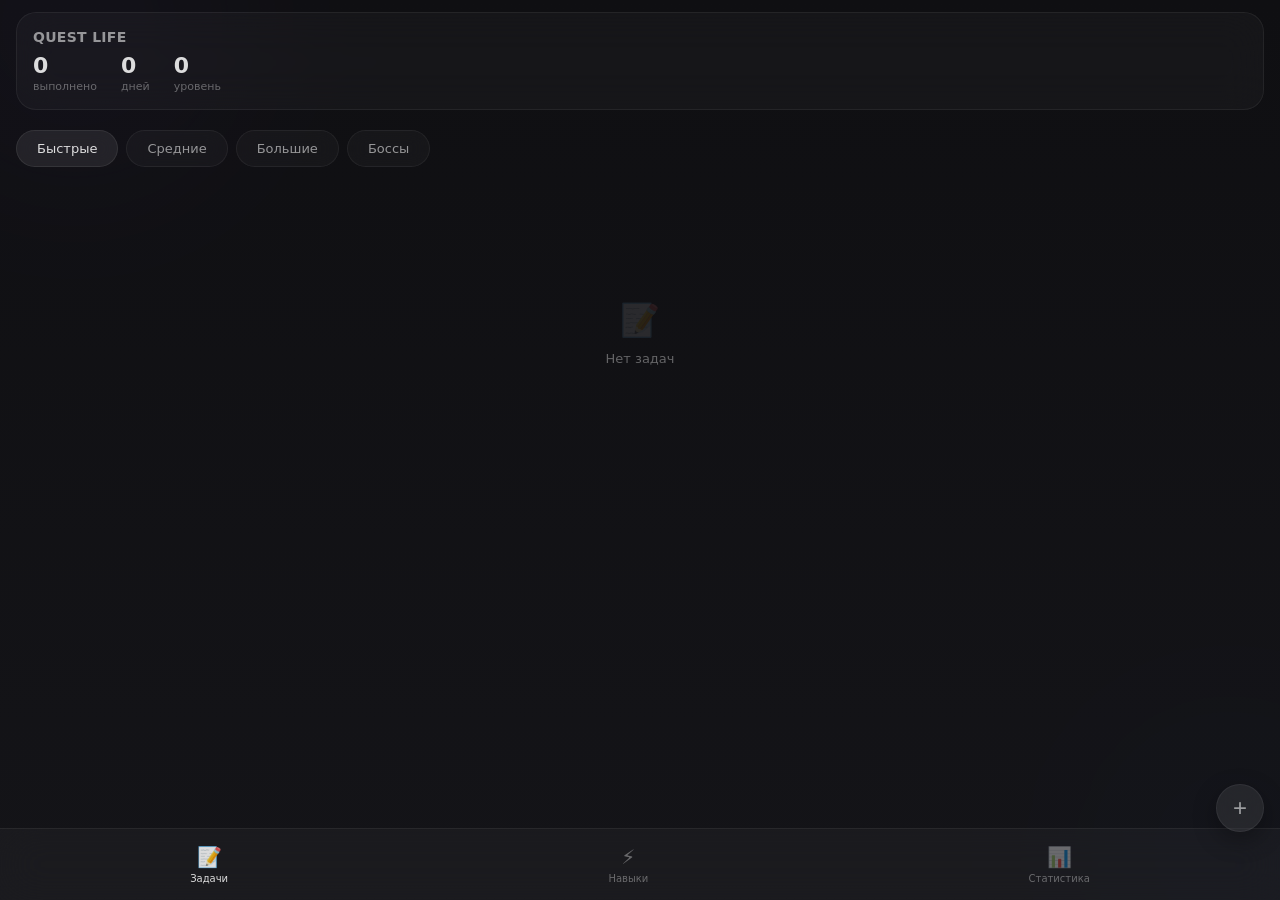
<file: index1.html>
<!DOCTYPE html>
<html lang="ru">
<head>
    <meta charset="UTF-8">
    <meta name="viewport" content="width=device-width, initial-scale=1.0, maximum-scale=1.0, user-scalable=no, viewport-fit=cover">
    <meta name="apple-mobile-web-app-capable" content="yes">
    <meta name="apple-mobile-web-app-status-bar-style" content="black-translucent">
    <title>Quest Life</title>
    <script src="https://telegram.org/js/telegram-web-app.js"></script>
    <style>
        :root {
            --bg-primary: #0f0f12;
            --bg-secondary: #1a1a1f;
            --glass-white: rgba(255, 255, 255, 0.03);
            --glass-light: rgba(255, 255, 255, 0.05);
            --glass-medium: rgba(255, 255, 255, 0.08);
            --border-glass: rgba(255, 255, 255, 0.06);
            --text-primary: rgba(255, 255, 255, 0.85);
            --text-secondary: rgba(255, 255, 255, 0.55);
            --text-tertiary: rgba(255, 255, 255, 0.35);
            --accent-muted: rgba(139, 92, 246, 0.15);
            --accent-soft: rgba(139, 92, 246, 0.25);
            --success-muted: rgba(74, 222, 128, 0.15);
            --success-soft: rgba(74, 222, 128, 0.25);
            --safe-top: env(safe-area-inset-top);
            --safe-bottom: env(safe-area-inset-bottom);
        }

        * {
            margin: 0;
            padding: 0;
            box-sizing: border-box;
            -webkit-tap-highlight-color: transparent;
            -webkit-user-select: none;
            user-select: none;
        }

        *::-webkit-scrollbar { display: none; }
        * { 
            -ms-overflow-style: none;
            scrollbar-width: none;
        }

        html, body {
            height: 100%;
            overflow: hidden;
            position: fixed;
            width: 100%;
        }

        body {
            font-family: -apple-system, BlinkMacSystemFont, 'SF Pro Display', system-ui, sans-serif;
            background: var(--bg-primary);
            color: var(--text-primary);
        }

        /* Subtle liquid glass background */
        .bg-layer {
            position: fixed;
            inset: 0;
            z-index: 0;
            background: linear-gradient(180deg, #0f0f12 0%, #141418 100%);
        }

        .glass-orbs {
            position: absolute;
            inset: 0;
            overflow: hidden;
            opacity: 0.4;
        }

        .orb {
            position: absolute;
            border-radius: 50%;
            filter: blur(100px);
        }

        .orb-1 {
            width: 350px;
            height: 350px;
            background: radial-gradient(circle, rgba(139, 92, 246, 0.15), transparent);
            top: -150px;
            left: -100px;
            animation: float-slow 30s infinite ease-in-out;
        }

        .orb-2 {
            width: 300px;
            height: 300px;
            background: radial-gradient(circle, rgba(59, 130, 246, 0.1), transparent);
            bottom: -100px;
            right: -100px;
            animation: float-slow 25s infinite ease-in-out reverse;
        }

        @keyframes float-slow {
            0%, 100% { transform: translate(0, 0); }
            50% { transform: translate(20px, -20px); }
        }

        /* Main layout */
        .app {
            position: relative;
            height: 100vh;
            display: flex;
            flex-direction: column;
            z-index: 1;
        }

        /* Compact header */
        .header {
            padding: calc(var(--safe-top) + 12px) 16px 12px;
        }

        .header-card {
            background: var(--glass-white);
            backdrop-filter: blur(20px);
            -webkit-backdrop-filter: blur(20px);
            border-radius: 20px;
            border: 1px solid var(--border-glass);
            padding: 16px;
        }

        .app-name {
            font-size: 14px;
            font-weight: 600;
            color: var(--text-secondary);
            letter-spacing: 0.3px;
            margin-bottom: 8px;
        }

        .stats-row {
            display: flex;
            gap: 24px;
        }

        .stat {
            display: flex;
            flex-direction: column;
            gap: 2px;
        }

        .stat-value {
            font-size: 22px;
            font-weight: 600;
            color: var(--text-primary);
            letter-spacing: -0.5px;
        }

        .stat-label {
            font-size: 11px;
            color: var(--text-tertiary);
            text-transform: lowercase;
        }

        /* Tab bar */
        .tabs {
            padding: 8px 16px;
            display: flex;
            gap: 8px;
            overflow-x: auto;
        }

        .tab {
            flex-shrink: 0;
            padding: 10px 20px;
            background: var(--glass-white);
            backdrop-filter: blur(10px);
            -webkit-backdrop-filter: blur(10px);
            border: 1px solid var(--border-glass);
            border-radius: 100px;
            font-size: 13px;
            font-weight: 500;
            color: var(--text-secondary);
            transition: all 0.2s ease;
        }

        .tab.active {
            background: var(--glass-medium);
            color: var(--text-primary);
            border-color: rgba(255, 255, 255, 0.08);
        }

        /* Content area */
        .content {
            flex: 1;
            overflow: hidden;
            position: relative;
        }

        .tasks-container {
            height: 100%;
            overflow-y: auto;
            padding: 8px 16px 90px;
        }

        /* Task cards */
        .task {
            background: var(--glass-white);
            backdrop-filter: blur(10px);
            -webkit-backdrop-filter: blur(10px);
            border: 1px solid var(--border-glass);
            border-radius: 16px;
            padding: 14px;
            margin-bottom: 8px;
            transition: all 0.2s ease;
            position: relative;
        }

        .task.completed {
            opacity: 0.4;
        }

        .task-body {
            display: flex;
            gap: 12px;
            align-items: flex-start;
        }

        .task-check {
            width: 20px;
            height: 20px;
            border-radius: 6px;
            border: 1.5px solid rgba(255, 255, 255, 0.15);
            background: var(--glass-white);
            flex-shrink: 0;
            margin-top: 1px;
            transition: all 0.2s ease;
            position: relative;
        }

        .task-check.checked {
            background: var(--success-muted);
            border-color: var(--success-soft);
        }

        .task-check.checked::after {
            content: '✓';
            position: absolute;
            inset: 0;
            display: flex;
            align-items: center;
            justify-content: center;
            font-size: 12px;
            color: var(--text-primary);
        }

        .task-content {
            flex: 1;
            min-width: 0;
        }

        .task-title {
            font-size: 14px;
            font-weight: 500;
            color: var(--text-primary);
            line-height: 1.4;
            margin-bottom: 4px;
        }

        .task-desc {
            font-size: 12px;
            color: var(--text-tertiary);
            line-height: 1.4;
            margin-bottom: 6px;
        }

        .task-tags {
            display: flex;
            gap: 6px;
            flex-wrap: wrap;
        }

        .task-tag {
            padding: 3px 8px;
            background: var(--accent-muted);
            border-radius: 100px;
            font-size: 11px;
            color: var(--text-secondary);
        }

        /* Progress bar */
        .task-progress {
            margin-top: 10px;
            height: 4px;
            background: var(--glass-light);
            border-radius: 100px;
            overflow: hidden;
        }

        .task-progress-fill {
            height: 100%;
            background: linear-gradient(90deg, var(--accent-soft), var(--success-soft));
            border-radius: 100px;
            transition: width 0.5s ease;
        }

        /* Subtasks */
        .subtasks {
            margin-top: 10px;
            padding-top: 10px;
            border-top: 1px solid var(--border-glass);
        }

        .subtask {
            display: flex;
            align-items: center;
            gap: 8px;
            padding: 4px 0;
            font-size: 12px;
            color: var(--text-secondary);
        }

        .subtask-check {
            width: 14px;
            height: 14px;
            border-radius: 4px;
            border: 1px solid rgba(255, 255, 255, 0.1);
            background: var(--glass-white);
            flex-shrink: 0;
        }

        .subtask-check.done {
            background: var(--success-muted);
        }

        /* Empty state */
        .empty {
            display: flex;
            flex-direction: column;
            align-items: center;
            justify-content: center;
            height: 300px;
            color: var(--text-tertiary);
        }

        .empty-icon {
            font-size: 32px;
            margin-bottom: 12px;
            opacity: 0.3;
        }

        .empty-text {
            font-size: 13px;
        }

        /* FAB */
        .fab {
            position: fixed;
            bottom: calc(68px + var(--safe-bottom));
            right: 16px;
            width: 48px;
            height: 48px;
            background: var(--glass-medium);
            backdrop-filter: blur(20px);
            -webkit-backdrop-filter: blur(20px);
            border: 1px solid var(--border-glass);
            border-radius: 50%;
            display: flex;
            align-items: center;
            justify-content: center;
            font-size: 24px;
            color: var(--text-secondary);
            box-shadow: 0 8px 24px rgba(0, 0, 0, 0.3);
            transition: all 0.2s ease;
            z-index: 100;
        }

        .fab:active {
            transform: scale(0.9);
        }

        /* Bottom navigation */
        .bottom-nav {
            position: fixed;
            bottom: 0;
            left: 0;
            right: 0;
            background: var(--glass-white);
            backdrop-filter: blur(20px);
            -webkit-backdrop-filter: blur(20px);
            border-top: 1px solid var(--border-glass);
            padding: 8px 0 calc(8px + var(--safe-bottom));
            z-index: 90;
        }

        .nav-items {
            display: flex;
            justify-content: space-around;
        }

        .nav-item {
            padding: 8px 16px;
            display: flex;
            flex-direction: column;
            align-items: center;
            gap: 4px;
            color: var(--text-tertiary);
            transition: all 0.2s ease;
        }

        .nav-item.active {
            color: var(--text-primary);
        }

        .nav-icon {
            font-size: 20px;
        }

        .nav-label {
            font-size: 10px;
            font-weight: 500;
        }

        /* Modal */
        .modal {
            position: fixed;
            inset: 0;
            background: rgba(0, 0, 0, 0.6);
            backdrop-filter: blur(4px);
            -webkit-backdrop-filter: blur(4px);
            z-index: 200;
            display: none;
            align-items: flex-end;
        }

        .modal.show {
            display: flex;
        }

        .modal-sheet {
            width: 100%;
            background: var(--bg-secondary);
            border-radius: 24px 24px 0 0;
            padding: 24px 20px calc(24px + var(--safe-bottom));
            transform: translateY(100%);
            transition: transform 0.3s cubic-bezier(0.4, 0, 0.2, 1);
        }

        .modal.show .modal-sheet {
            transform: translateY(0);
        }

        .modal-handle {
            width: 36px;
            height: 4px;
            background: var(--glass-medium);
            border-radius: 2px;
            margin: 0 auto 20px;
        }

        .modal-title {
            font-size: 18px;
            font-weight: 600;
            color: var(--text-primary);
            margin-bottom: 20px;
        }

        .form-group {
            margin-bottom: 16px;
        }

        .form-label {
            font-size: 12px;
            color: var(--text-secondary);
            margin-bottom: 6px;
            display: block;
        }

        .form-input {
            width: 100%;
            padding: 12px 14px;
            background: var(--glass-white);
            border: 1px solid var(--border-glass);
            border-radius: 12px;
            color: var(--text-primary);
            font-size: 14px;
            transition: all 0.2s ease;
        }

        .form-input:focus {
            outline: none;
            background: var(--glass-light);
            border-color: rgba(255, 255, 255, 0.1);
        }

        .skill-options {
            display: flex;
            flex-direction: column;
            gap: 8px;
        }

        .skill-opt {
            padding: 12px;
            background: var(--glass-white);
            border: 1px solid var(--border-glass);
            border-radius: 12px;
            display: flex;
            align-items: center;
            gap: 10px;
            transition: all 0.2s ease;
        }

        .skill-opt.selected {
            background: var(--accent-muted);
            border-color: var(--accent-soft);
        }

        .skill-opt-icon {
            font-size: 20px;
        }

        .skill-opt-name {
            font-size: 14px;
            color: var(--text-primary);
        }

        .modal-actions {
            display: flex;
            gap: 12px;
            margin-top: 24px;
        }

        .btn {
            flex: 1;
            padding: 14px;
            border-radius: 12px;
            font-size: 14px;
            font-weight: 500;
            border: none;
            transition: all 0.2s ease;
        }

        .btn-cancel {
            background: var(--glass-white);
            color: var(--text-secondary);
        }

        .btn-save {
            background: var(--glass-medium);
            color: var(--text-primary);
        }

        .btn:active {
            transform: scale(0.97);
        }

        /* Notification */
        .toast {
            position: fixed;
            top: calc(var(--safe-top) + 16px);
            left: 50%;
            transform: translateX(-50%) translateY(-100px);
            background: var(--glass-medium);
            backdrop-filter: blur(20px);
            -webkit-backdrop-filter: blur(20px);
            border: 1px solid var(--border-glass);
            border-radius: 12px;
            padding: 12px 20px;
            font-size: 13px;
            color: var(--text-primary);
            box-shadow: 0 8px 24px rgba(0, 0, 0, 0.3);
            z-index: 300;
            opacity: 0;
            transition: all 0.3s ease;
        }

        .toast.show {
            transform: translateX(-50%) translateY(0);
            opacity: 1;
        }

        /* Skills view */
        .skills-view {
            padding: 8px 16px 90px;
            display: none;
        }

        .skills-view.active {
            display: block;
        }

        .skill-card {
            background: var(--glass-white);
            backdrop-filter: blur(10px);
            -webkit-backdrop-filter: blur(10px);
            border: 1px solid var(--border-glass);
            border-radius: 16px;
            padding: 20px;
            margin-bottom: 12px;
        }

        .skill-header {
            display: flex;
            align-items: center;
            gap: 16px;
            margin-bottom: 12px;
        }

        .skill-icon-large {
            font-size: 36px;
        }

        .skill-info {
            flex: 1;
        }

        .skill-name {
            font-size: 16px;
            font-weight: 600;
            color: var(--text-primary);
            margin-bottom: 4px;
        }

        .skill-level {
            font-size: 24px;
            font-weight: 600;
            color: var(--text-secondary);
        }

        .skill-progress {
            height: 6px;
            background: var(--glass-light);
            border-radius: 100px;
            overflow: hidden;
        }

        .skill-progress-fill {
            height: 100%;
            background: linear-gradient(90deg, var(--accent-soft), var(--success-soft));
            border-radius: 100px;
            transition: width 0.5s ease;
        }

        /* Dragging */
        .dragging {
            opacity: 0.3;
        }

        .drag-over {
            background: var(--accent-muted) !important;
        }
    </style>
</head>
<body>
    <!-- Background -->
    <div class="bg-layer">
        <div class="glass-orbs">
            <div class="orb orb-1"></div>
            <div class="orb orb-2"></div>
        </div>
    </div>

    <!-- App -->
    <div class="app">
        <!-- Header -->
        <div class="header">
            <div class="header-card">
                <div class="app-name">QUEST LIFE</div>
                <div class="stats-row">
                    <div class="stat">
                        <div class="stat-value" id="statCompleted">0</div>
                        <div class="stat-label">выполнено</div>
                    </div>
                    <div class="stat">
                        <div class="stat-value" id="statStreak">0</div>
                        <div class="stat-label">дней</div>
                    </div>
                    <div class="stat">
                        <div class="stat-value" id="statLevel">0</div>
                        <div class="stat-label">уровень</div>
                    </div>
                </div>
            </div>
        </div>

        <!-- Tabs -->
        <div class="tabs">
            <div class="tab active" data-cat="near">Быстрые</div>
            <div class="tab" data-cat="medium">Средние</div>
            <div class="tab" data-cat="big">Большие</div>
            <div class="tab" data-cat="boss">Боссы</div>
        </div>

        <!-- Content -->
        <div class="content">
            <div class="tasks-container" id="tasksContainer"></div>
            <div class="skills-view" id="skillsView">
                <div class="skill-card">
                    <div class="skill-header">
                        <div class="skill-icon-large">🎹</div>
                        <div class="skill-info">
                            <div class="skill-name">Игра на пианино</div>
                            <div class="skill-level">Уровень <span id="pianoLvl">0</span></div>
                        </div>
                    </div>
                    <div class="skill-progress">
                        <div class="skill-progress-fill" id="pianoProgress"></div>
                    </div>
                </div>
            </div>
        </div>
    </div>

    <!-- FAB -->
    <button class="fab" onclick="openModal()">+</button>

    <!-- Bottom Navigation -->
    <div class="bottom-nav">
        <div class="nav-items">
            <div class="nav-item active" data-view="tasks">
                <div class="nav-icon">📝</div>
                <div class="nav-label">Задачи</div>
            </div>
            <div class="nav-item" data-view="skills">
                <div class="nav-icon">⚡</div>
                <div class="nav-label">Навыки</div>
            </div>
            <div class="nav-item" data-view="stats">
                <div class="nav-icon">📊</div>
                <div class="nav-label">Статистика</div>
            </div>
        </div>
    </div>

    <!-- Modal -->
    <div class="modal" id="modal">
        <div class="modal-sheet">
            <div class="modal-handle"></div>
            <div class="modal-title">Новая задача</div>
            
            <div class="form-group">
                <label class="form-label">Название</label>
                <input type="text" class="form-input" id="inputTitle" placeholder="Что нужно сделать?">
            </div>
            
            <div class="form-group">
                <label class="form-label">Описание</label>
                <input type="text" class="form-input" id="inputDesc" placeholder="Детали (необязательно)">
            </div>
            
            <div class="form-group">
                <label class="form-label">Навык</label>
                <div class="skill-options">
                    <div class="skill-opt" data-skill="piano">
                        <div class="skill-opt-icon">🎹</div>
                        <div class="skill-opt-name">Игра на пианино</div>
                    </div>
                </div>
            </div>
            
            <div class="modal-actions">
                <button class="btn btn-cancel" onclick="closeModal()">Отмена</button>
                <button class="btn btn-save" onclick="saveTask()">Сохранить</button>
            </div>
        </div>
    </div>

    <!-- Toast -->
    <div class="toast" id="toast"></div>

    <script>
    // Telegram WebApp
    let tg = null;
    try {
        if (window.Telegram && window.Telegram.WebApp) {
            tg = window.Telegram.WebApp;
            tg.ready();
            tg.expand();
        }
    } catch (e) {
        console.log('Not in Telegram');
    }

    // State
    let currentCategory = 'near';
    let selectedSkill = null;
    let draggedElement = null;
    let touchStartY = 0;

    // Data
    const tasks = {
        near: [],
        medium: [],
        big: [],
        boss: []
    };

    const stats = {
        completed: 0,
        streak: 0,
        lastVisit: null,
        skills: {
            piano: 0
        }
    };

    // Initialize
    document.addEventListener('DOMContentLoaded', () => {
        loadData();
        renderTasks();
        updateStats();
        initTabs();
        initNav();
        initSkillSelector();
        initDragDrop();
        checkStreak();
    });

    // Tabs
    function initTabs() {
        document.querySelectorAll('.tab').forEach(tab => {
            tab.addEventListener('click', () => {
                document.querySelectorAll('.tab').forEach(t => t.classList.remove('active'));
                tab.classList.add('active');
                currentCategory = tab.dataset.cat;
                renderTasks();
                haptic();
            });
        });
    }

    // Navigation
    function initNav() {
        document.querySelectorAll('.nav-item').forEach(item => {
            item.addEventListener('click', () => {
                document.querySelectorAll('.nav-item').forEach(i => i.classList.remove('active'));
                item.classList.add('active');
                
                const view = item.dataset.view;
                if (view === 'skills') {
                    document.getElementById('tasksContainer').style.display = 'none';
                    document.querySelector('.tabs').style.display = 'none';
                    document.getElementById('skillsView').classList.add('active');
                    updateSkillsView();
                } else {
                    document.getElementById('tasksContainer').style.display = 'block';
                    document.querySelector('.tabs').style.display = 'flex';
                    document.getElementById('skillsView').classList.remove('active');
                }
                haptic();
            });
        });
    }

    // Skill selector
    function initSkillSelector() {
        document.querySelectorAll('.skill-opt').forEach(opt => {
            opt.addEventListener('click', () => {
                document.querySelectorAll('.skill-opt').forEach(o => o.classList.remove('selected'));
                opt.classList.add('selected');
                selectedSkill = opt.dataset.skill;
                haptic();
            });
        });
    }

    // Modal
    function openModal() {
        document.getElementById('modal').classList.add('show');
        document.getElementById('inputTitle').value = '';
        document.getElementById('inputDesc').value = '';
        selectedSkill = null;
        document.querySelectorAll('.skill-opt').forEach(o => o.classList.remove('selected'));
        haptic();
    }

    function closeModal() {
        document.getElementById('modal').classList.remove('show');
    }

    function saveTask() {
        const title = document.getElementById('inputTitle').value.trim();
        if (!title) {
            showToast('Введите название');
            return;
        }
        
        const task = {
            id: Date.now(),
            title,
            description: document.getElementById('inputDesc').value.trim(),
            completed: false,
            skill: selectedSkill,
            category: currentCategory,
            subtasks: []
        };
        
        tasks[currentCategory].push(task);
        saveData();
        renderTasks();
        closeModal();
        showToast('Задача добавлена');
        haptic('success');
    }

    // Render
    function renderTasks() {
        const container = document.getElementById('tasksContainer');
        const categoryTasks = tasks[currentCategory];
        
        if (categoryTasks.length === 0) {
            container.innerHTML = `
                <div class="empty">
                    <div class="empty-icon">📝</div>
                    <div class="empty-text">Нет задач</div>
                </div>
            `;
            return;
        }
        
        container.innerHTML = categoryTasks.map(task => {
            const progress = calculateProgress(task);
            return `
                <div class="task ${task.completed ? 'completed' : ''}" 
                     data-id="${task.id}"
                     draggable="true">
                    <div class="task-body">
                        <div class="task-check ${task.completed ? 'checked' : ''}"
                             onclick="toggleTask(${task.id})"></div>
                        <div class="task-content">
                            <div class="task-title">${task.title}</div>
                            ${task.description ? `<div class="task-desc">${task.description}</div>` : ''}
                            <div class="task-tags">
                                ${task.skill ? '<div class="task-tag">🎹 +1</div>' : ''}
                            </div>
                            ${progress > 0 ? `
                                <div class="task-progress">
                                    <div class="task-progress-fill" style="width: ${progress}%"></div>
                                </div>
                            ` : ''}
                        </div>
                    </div>
                </div>
            `;
        }).join('');
    }

    // Toggle task
    function toggleTask(id) {
        const task = tasks[currentCategory].find(t => t.id === id);
        if (!task) return;
        
        task.completed = !task.completed;
        
        if (task.completed) {
            stats.completed++;
            if (task.skill) stats.skills[task.skill]++;
            showToast('Выполнено! +1 опыт');
            haptic('success');
        } else {
            stats.completed--;
            if (task.skill) stats.skills[task.skill] = Math.max(0, stats.skills[task.skill] - 1);
        }
        
        saveData();
        renderTasks();
        updateStats();
    }

    // Drag & Drop
    function initDragDrop() {
        const container = document.getElementById('tasksContainer');
        
        // Desktop drag
        container.addEventListener('dragstart', e => {
            if (e.target.classList.contains('task')) {
                draggedElement = e.target;
                e.target.classList.add('dragging');
            }
        });
        
        container.addEventListener('dragend', e => {
            if (e.target.classList.contains('task')) {
                e.target.classList.remove('dragging');
            }
        });
        
        // Touch drag
        let touchTimeout;
        container.addEventListener('touchstart', e => {
            const task = e.target.closest('.task');
            if (!task) return;
            
            touchStartY = e.touches[0].clientY;
            touchTimeout = setTimeout(() => {
                draggedElement = task;
                task.classList.add('dragging');
                haptic('medium');
            }, 500);
        });
        
        container.addEventListener('touchmove', e => {
            clearTimeout(touchTimeout);
            if (!draggedElement) return;
            
            e.preventDefault();
            const touch = e.touches[0];
            
            // Check if over a tab
            document.querySelectorAll('.tab').forEach(tab => {
                const rect = tab.getBoundingClientRect();
                if (touch.clientX >= rect.left && touch.clientX <= rect.right &&
                    touch.clientY >= rect.top && touch.clientY <= rect.bottom) {
                    tab.classList.add('drag-over');
                } else {
                    tab.classList.remove('drag-over');
                }
            });
        });
        
        container.addEventListener('touchend', e => {
            clearTimeout(touchTimeout);
            if (!draggedElement) return;
            
            const touch = e.changedTouches[0];
            document.querySelectorAll('.tab').forEach(tab => {
                const rect = tab.getBoundingClientRect();
                if (touch.clientX >= rect.left && touch.clientX <= rect.right &&
                    touch.clientY >= rect.top && touch.clientY <= rect.bottom) {
                    const targetCat = tab.dataset.cat;
                    if (targetCat !== currentCategory) {
                        moveTask(parseInt(draggedElement.dataset.id), currentCategory, targetCat);
                        haptic('success');
                    }
                }
                tab.classList.remove('drag-over');
            });
            
            draggedElement.classList.remove('dragging');
            draggedElement = null;
        });
    }

    // Move task
    function moveTask(id, from, to) {
        const idx = tasks[from].findIndex(t => t.id === id);
        if (idx === -1) return;
        
        const task = tasks[from].splice(idx, 1)[0];
        task.category = to;
        tasks[to].push(task);
        
        saveData();
        renderTasks();
        showToast(`Перемещено в ${getCategoryName(to)}`);
    }

    // Helpers
    function calculateProgress(task) {
        if (!task.subtasks || task.subtasks.length === 0) return 0;
        const completed = task.subtasks.filter(st => {
            const subtask = tasks[st.category]?.find(t => t.id === st.id);
            return subtask?.completed;
        }).length;
        return Math.round((completed / task.subtasks.length) * 100);
    }

    function getCategoryName(cat) {
        const names = { near: 'Быстрые', medium: 'Средние', big: 'Большие', boss: 'Боссы' };
        return names[cat] || cat;
    }

    function showToast(text) {
        const toast = document.getElementById('toast');
        toast.textContent = text;
        toast.classList.add('show');
        setTimeout(() => toast.classList.remove('show'), 2000);
    }

    function haptic(type = 'light') {
        if (!tg || !tg.HapticFeedback) return;
        
        if (type === 'success') {
            tg.HapticFeedback.notificationOccurred('success');
        } else if (type === 'medium') {
            tg.HapticFeedback.impactOccurred('medium');
        } else {
            tg.HapticFeedback.impactOccurred('light');
        }
    }

    // Update UI
    function updateStats() {
        document.getElementById('statCompleted').textContent = stats.completed;
        document.getElementById('statStreak').textContent = stats.streak;
        document.getElementById('statLevel').textContent = Math.floor(stats.skills.piano / 10);
    }

    function updateSkillsView() {
        const level = Math.floor(stats.skills.piano / 10);
        const progress = (stats.skills.piano % 10) * 10;
        document.getElementById('pianoLvl').textContent = level;
        document.getElementById('pianoProgress').style.width = progress + '%';
    }

    // Streak
    function checkStreak() {
        const today = new Date().toDateString();
        if (!stats.lastVisit) {
            stats.lastVisit = today;
            stats.streak = 1;
        } else {
            const last = new Date(stats.lastVisit);
            const yesterday = new Date();
            yesterday.setDate(yesterday.getDate() - 1);
            
            if (last.toDateString() === yesterday.toDateString()) {
                stats.streak++;
            } else if (stats.lastVisit !== today) {
                stats.streak = 1;
            }
            
            if (stats.lastVisit !== today) {
                stats.lastVisit = today;
            }
        }
        saveData();
    }

    // Storage
    function saveData() {
        localStorage.setItem('questTasks', JSON.stringify(tasks));
        localStorage.setItem('questStats', JSON.stringify(stats));
    }

    function loadData() {
        const savedTasks = localStorage.getItem('questTasks');
        const savedStats = localStorage.getItem('questStats');
        
        if (savedTasks) {
            Object.assign(tasks, JSON.parse(savedTasks));
        }
        
        if (savedStats) {
            Object.assign(stats, JSON.parse(savedStats));
        }
    }

    // Modal backdrop close
    document.getElementById('modal').addEventListener('click', e => {
        if (e.target.id === 'modal') closeModal();
    });
    </script>
</body>
</html>
</file>
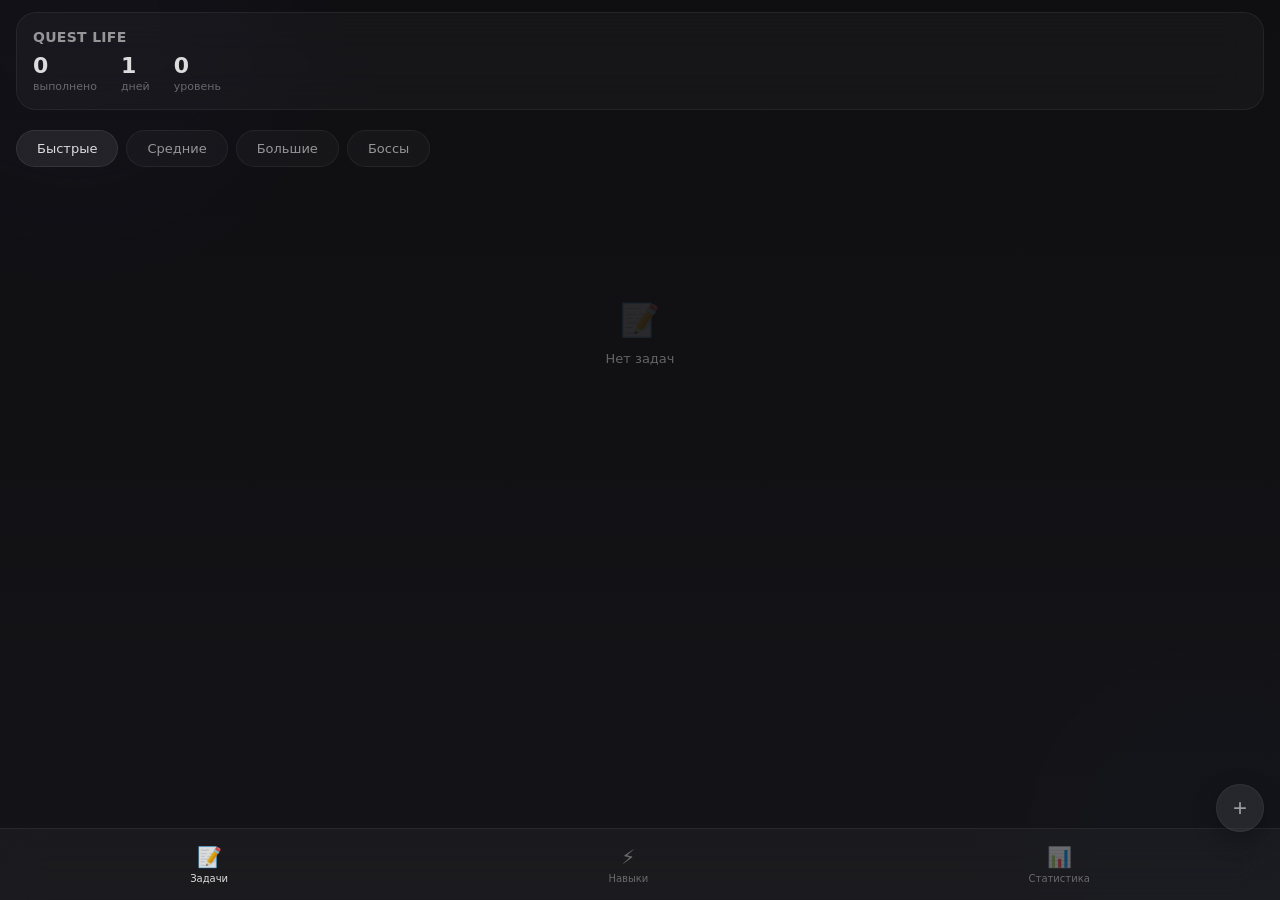
<file: index11 .html>
<!DOCTYPE html>
<html lang="ru">
<head>
    <meta charset="UTF-8">
    <meta name="viewport" content="width=device-width, initial-scale=1.0, maximum-scale=1.0, user-scalable=no, viewport-fit=cover">
    <meta name="apple-mobile-web-app-capable" content="yes">
    <meta name="apple-mobile-web-app-status-bar-style" content="black-translucent">
    <title>Quest Life</title>
    <script src="https://telegram.org/js/telegram-web-app.js"></script>
    <style>
        :root {
            --bg-primary: #0f0f12;
            --bg-secondary: #1a1a1f;
            --glass-white: rgba(255, 255, 255, 0.03);
            --glass-light: rgba(255, 255, 255, 0.05);
            --glass-medium: rgba(255, 255, 255, 0.08);
            --border-glass: rgba(255, 255, 255, 0.06);
            --text-primary: rgba(255, 255, 255, 0.85);
            --text-secondary: rgba(255, 255, 255, 0.55);
            --text-tertiary: rgba(255, 255, 255, 0.35);
            --accent-muted: rgba(139, 92, 246, 0.15);
            --accent-soft: rgba(139, 92, 246, 0.25);
            --success-muted: rgba(74, 222, 128, 0.15);
            --success-soft: rgba(74, 222, 128, 0.25);
            --safe-top: env(safe-area-inset-top);
            --safe-bottom: env(safe-area-inset-bottom);
        }

        * {
            margin: 0;
            padding: 0;
            box-sizing: border-box;
            -webkit-tap-highlight-color: transparent;
            -webkit-user-select: none;
            user-select: none;
        }

        *::-webkit-scrollbar { display: none; }
        * { 
            -ms-overflow-style: none;
            scrollbar-width: none;
        }

        html, body {
            height: 100%;
            overflow: hidden;
            position: fixed;
            width: 100%;
        }

        body {
            font-family: -apple-system, BlinkMacSystemFont, 'SF Pro Display', system-ui, sans-serif;
            background: var(--bg-primary);
            color: var(--text-primary);
        }

        /* Subtle liquid glass background */
        .bg-layer {
            position: fixed;
            inset: 0;
            z-index: 0;
            background: linear-gradient(180deg, #0f0f12 0%, #141418 100%);
        }

        .glass-orbs {
            position: absolute;
            inset: 0;
            overflow: hidden;
            opacity: 0.4;
        }

        .orb {
            position: absolute;
            border-radius: 50%;
            filter: blur(100px);
        }

        .orb-1 {
            width: 350px;
            height: 350px;
            background: radial-gradient(circle, rgba(139, 92, 246, 0.15), transparent);
            top: -150px;
            left: -100px;
            animation: float-slow 30s infinite ease-in-out;
        }

        .orb-2 {
            width: 300px;
            height: 300px;
            background: radial-gradient(circle, rgba(59, 130, 246, 0.1), transparent);
            bottom: -100px;
            right: -100px;
            animation: float-slow 25s infinite ease-in-out reverse;
        }

        @keyframes float-slow {
            0%, 100% { transform: translate(0, 0); }
            50% { transform: translate(20px, -20px); }
        }

        /* Main layout */
        .app {
            position: relative;
            height: 100vh;
            display: flex;
            flex-direction: column;
            z-index: 1;
        }

        /* Compact header */
        .header {
            padding: calc(var(--safe-top) + 12px) 16px 12px;
        }

        .header-card {
            background: var(--glass-white);
            backdrop-filter: blur(20px);
            -webkit-backdrop-filter: blur(20px);
            border-radius: 20px;
            border: 1px solid var(--border-glass);
            padding: 16px;
        }

        .app-name {
            font-size: 14px;
            font-weight: 600;
            color: var(--text-secondary);
            letter-spacing: 0.3px;
            margin-bottom: 8px;
        }

        .stats-row {
            display: flex;
            gap: 24px;
        }

        .stat {
            display: flex;
            flex-direction: column;
            gap: 2px;
        }

        .stat-value {
            font-size: 22px;
            font-weight: 600;
            color: var(--text-primary);
            letter-spacing: -0.5px;
        }

        .stat-label {
            font-size: 11px;
            color: var(--text-tertiary);
            text-transform: lowercase;
        }

        /* Tab bar */
        .tabs {
            padding: 8px 16px;
            display: flex;
            gap: 8px;
            overflow-x: auto;
        }

        .tab {
            flex-shrink: 0;
            padding: 10px 20px;
            background: var(--glass-white);
            backdrop-filter: blur(10px);
            -webkit-backdrop-filter: blur(10px);
            border: 1px solid var(--border-glass);
            border-radius: 100px;
            font-size: 13px;
            font-weight: 500;
            color: var(--text-secondary);
            transition: all 0.2s ease;
        }

        .tab.active {
            background: var(--glass-medium);
            color: var(--text-primary);
            border-color: rgba(255, 255, 255, 0.08);
        }

        /* Content area */
        .content {
            flex: 1;
            overflow: hidden;
            position: relative;
        }

        .tasks-container {
            height: 100%;
            overflow-y: auto;
            padding: 8px 16px 90px;
        }

        /* Task cards */
        .task {
            background: var(--glass-white);
            backdrop-filter: blur(10px);
            -webkit-backdrop-filter: blur(10px);
            border: 1px solid var(--border-glass);
            border-radius: 16px;
            padding: 14px;
            margin-bottom: 8px;
            transition: all 0.3s ease;
            transform: translateX(0);
        }

        .task.completed {
            opacity: 0.4;
        }

        .task-body {
            display: flex;
            gap: 12px;
            align-items: flex-start;
        }

        .task-check {
            width: 20px;
            height: 20px;
            border-radius: 6px;
            border: 1.5px solid rgba(255, 255, 255, 0.15);
            background: var(--glass-white);
            flex-shrink: 0;
            margin-top: 1px;
            transition: all 0.2s ease;
            position: relative;
        }

        .task-check.checked {
            background: var(--success-muted);
            border-color: var(--success-soft);
        }

        .task-check.checked::after {
            content: '✓';
            position: absolute;
            inset: 0;
            display: flex;
            align-items: center;
            justify-content: center;
            font-size: 12px;
            color: var(--text-primary);
        }

        .task-content {
            flex: 1;
            min-width: 0;
        }

        .task-title {
            font-size: 14px;
            font-weight: 500;
            color: var(--text-primary);
            line-height: 1.4;
            margin-bottom: 4px;
        }

        .task-desc {
            font-size: 12px;
            color: var(--text-tertiary);
            line-height: 1.4;
            margin-bottom: 6px;
        }

        .task-tags {
            display: flex;
            gap: 6px;
            flex-wrap: wrap;
        }

        .task-tag {
            padding: 3px 8px;
            background: var(--accent-muted);
            border-radius: 100px;
            font-size: 11px;
            color: var(--text-secondary);
        }

        /* Progress bar */
        .task-progress {
            margin-top: 10px;
            height: 4px;
            background: var(--glass-light);
            border-radius: 100px;
            overflow: hidden;
        }

        .task-progress-fill {
            height: 100%;
            background: linear-gradient(90deg, var(--accent-soft), var(--success-soft));
            border-radius: 100px;
            transition: width 0.5s ease;
        }

        /* Empty state */
        .empty {
            display: flex;
            flex-direction: column;
            align-items: center;
            justify-content: center;
            height: 300px;
            color: var(--text-tertiary);
        }

        .empty-icon {
            font-size: 32px;
            margin-bottom: 12px;
            opacity: 0.3;
        }

        .empty-text {
            font-size: 13px;
        }

        /* FAB */
        .fab {
            position: fixed;
            bottom: calc(68px + var(--safe-bottom));
            right: 16px;
            width: 48px;
            height: 48px;
            background: var(--glass-medium);
            backdrop-filter: blur(20px);
            -webkit-backdrop-filter: blur(20px);
            border: 1px solid var(--border-glass);
            border-radius: 50%;
            display: flex;
            align-items: center;
            justify-content: center;
            font-size: 24px;
            color: var(--text-secondary);
            box-shadow: 0 8px 24px rgba(0, 0, 0, 0.3);
            transition: all 0.2s ease;
            z-index: 100;
        }

        .fab:active {
            transform: scale(0.9);
        }

        /* Bottom navigation */
        .bottom-nav {
            position: fixed;
            bottom: 0;
            left: 0;
            right: 0;
            background: var(--glass-white);
            backdrop-filter: blur(20px);
            -webkit-backdrop-filter: blur(20px);
            border-top: 1px solid var(--border-glass);
            padding: 8px 0 calc(8px + var(--safe-bottom));
            z-index: 90;
        }

        .nav-items {
            display: flex;
            justify-content: space-around;
        }

        .nav-item {
            padding: 8px 16px;
            display: flex;
            flex-direction: column;
            align-items: center;
            gap: 4px;
            color: var(--text-tertiary);
            transition: all 0.2s ease;
        }

        .nav-item.active {
            color: var(--text-primary);
        }

        .nav-icon {
            font-size: 20px;
        }

        .nav-label {
            font-size: 10px;
            font-weight: 500;
        }

        /* Modal */
        .modal {
            position: fixed;
            inset: 0;
            background: rgba(0, 0, 0, 0.6);
            backdrop-filter: blur(4px);
            -webkit-backdrop-filter: blur(4px);
            z-index: 200;
            display: none;
            align-items: flex-end;
        }

        .modal.show {
            display: flex;
        }

        .modal-sheet {
            width: 100%;
            background: var(--bg-secondary);
            border-radius: 24px 24px 0 0;
            padding: 24px 20px calc(24px + var(--safe-bottom));
            transform: translateY(100%);
            transition: transform 0.3s cubic-bezier(0.4, 0, 0.2, 1);
        }

        .modal.show .modal-sheet {
            transform: translateY(0);
        }

        .modal-handle {
            width: 36px;
            height: 4px;
            background: var(--glass-medium);
            border-radius: 2px;
            margin: 0 auto 20px;
        }

        .modal-title {
            font-size: 18px;
            font-weight: 600;
            color: var(--text-primary);
            margin-bottom: 20px;
        }

        .form-group {
            margin-bottom: 16px;
        }

        .form-label {
            font-size: 12px;
            color: var(--text-secondary);
            margin-bottom: 6px;
            display: block;
        }

        .form-input {
            width: 100%;
            padding: 12px 14px;
            background: var(--glass-white);
            border: 1px solid var(--border-glass);
            border-radius: 12px;
            color: var(--text-primary);
            font-size: 14px;
            transition: all 0.2s ease;
        }

        .form-input:focus {
            outline: none;
            background: var(--glass-light);
            border-color: rgba(255, 255, 255, 0.1);
        }

        .skill-options {
            display: flex;
            flex-direction: column;
            gap: 8px;
            max-height: 200px;
            overflow-y: auto;
        }

        .skill-opt {
            padding: 12px;
            background: var(--glass-white);
            border: 1px solid var(--border-glass);
            border-radius: 12px;
            display: flex;
            align-items: center;
            gap: 10px;
            transition: all 0.2s ease;
        }

        .skill-opt.selected {
            background: var(--accent-muted);
            border-color: var(--accent-soft);
        }

        .skill-opt-icon {
            font-size: 20px;
        }

        .skill-opt-name {
            font-size: 14px;
            color: var(--text-primary);
        }
        
        .add-skill-btn {
            padding: 12px;
            background: var(--glass-light);
            border: 1px dashed var(--border-glass);
            border-radius: 12px;
            display: flex;
            align-items: center;
            justify-content: center;
            gap: 8px;
            color: var(--text-secondary);
            font-size: 13px;
            transition: all 0.2s ease;
        }

        .add-skill-btn:active {
            transform: scale(0.97);
        }

        .modal-actions {
            display: flex;
            gap: 12px;
            margin-top: 24px;
        }

        .btn {
            flex: 1;
            padding: 14px;
            border-radius: 12px;
            font-size: 14px;
            font-weight: 500;
            border: none;
            transition: all 0.2s ease;
        }

        .btn-cancel {
            background: var(--glass-white);
            color: var(--text-secondary);
        }

        .btn-save {
            background: var(--glass-medium);
            color: var(--text-primary);
        }

        .btn:active {
            transform: scale(0.97);
        }

        /* Notification */
        .toast {
            position: fixed;
            top: calc(var(--safe-top) + 16px);
            left: 50%;
            transform: translateX(-50%) translateY(-100px);
            background: var(--glass-medium);
            backdrop-filter: blur(20px);
            -webkit-backdrop-filter: blur(20px);
            border: 1px solid var(--border-glass);
            border-radius: 12px;
            padding: 12px 20px;
            font-size: 13px;
            color: var(--text-primary);
            box-shadow: 0 8px 24px rgba(0, 0, 0, 0.3);
            z-index: 300;
            opacity: 0;
            transition: all 0.3s ease;
        }

        .toast.show {
            transform: translateX(-50%) translateY(0);
            opacity: 1;
        }

        /* Skills view */
        .skills-view {
            padding: 8px 16px 90px;
            display: none;
        }

        .skills-view.active {
            display: block;
        }

        .skill-card {
            background: var(--glass-white);
            backdrop-filter: blur(10px);
            -webkit-backdrop-filter: blur(10px);
            border: 1px solid var(--border-glass);
            border-radius: 16px;
            padding: 20px;
            margin-bottom: 12px;
        }

        .skill-header {
            display: flex;
            align-items: center;
            gap: 16px;
            margin-bottom: 12px;
        }

        .skill-icon-large {
            font-size: 36px;
        }

        .skill-info {
            flex: 1;
        }

        .skill-name {
            font-size: 16px;
            font-weight: 600;
            color: var(--text-primary);
            margin-bottom: 4px;
        }

        .skill-level {
            font-size: 24px;
            font-weight: 600;
            color: var(--text-secondary);
        }

        .skill-progress {
            height: 6px;
            background: var(--glass-light);
            border-radius: 100px;
            overflow: hidden;
        }

        .skill-progress-fill {
            height: 100%;
            background: linear-gradient(90deg, var(--accent-soft), var(--success-soft));
            border-radius: 100px;
            transition: width 0.5s ease;
        }
    </style>
</head>
<body>
    <!-- Background -->
    <div class="bg-layer">
        <div class="glass-orbs">
            <div class="orb orb-1"></div>
            <div class="orb orb-2"></div>
        </div>
    </div>

    <!-- App -->
    <div class="app">
        <!-- Header -->
        <div class="header">
            <div class="header-card">
                <div class="app-name">QUEST LIFE</div>
                <div class="stats-row">
                    <div class="stat">
                        <div class="stat-value" id="statCompleted">0</div>
                        <div class="stat-label">выполнено</div>
                    </div>
                    <div class="stat">
                        <div class="stat-value" id="statStreak">0</div>
                        <div class="stat-label">дней</div>
                    </div>
                    <div class="stat">
                        <div class="stat-value" id="statLevel">0</div>
                        <div class="stat-label">уровень</div>
                    </div>
                </div>
            </div>
        </div>

        <!-- Tabs -->
        <div class="tabs">
            <div class="tab active" data-cat="near">Быстрые</div>
            <div class="tab" data-cat="medium">Средние</div>
            <div class="tab" data-cat="big">Большие</div>
            <div class="tab" data-cat="boss">Боссы</div>
        </div>

        <!-- Content -->
        <div class="content">
            <div class="tasks-container" id="tasksContainer"></div>
            <div class="skills-view" id="skillsView"></div>
        </div>
    </div>

    <!-- FAB -->
    <button class="fab" onclick="openModal()">+</button>

    <!-- Bottom Navigation -->
    <div class="bottom-nav">
        <div class="nav-items">
            <div class="nav-item active" data-view="tasks">
                <div class="nav-icon">📝</div>
                <div class="nav-label">Задачи</div>
            </div>
            <div class="nav-item" data-view="skills">
                <div class="nav-icon">⚡</div>
                <div class="nav-label">Навыки</div>
            </div>
            <div class="nav-item" data-view="stats">
                <div class="nav-icon">📊</div>
                <div class="nav-label">Статистика</div>
            </div>
        </div>
    </div>

    <!-- Modal -->
    <div class="modal" id="modal">
        <div class="modal-sheet">
            <div class="modal-handle"></div>
            <div class="modal-title">Новая задача</div>
            
            <div class="form-group">
                <label class="form-label">Название</label>
                <input type="text" class="form-input" id="inputTitle" placeholder="Что нужно сделать?">
            </div>
            
            <div class="form-group">
                <label class="form-label">Описание</label>
                <input type="text" class="form-input" id="inputDesc" placeholder="Детали (необязательно)">
            </div>
            
            <div class="form-group">
                <label class="form-label">Навык</label>
                <div class="skill-options" id="skillOptions"></div>
                <div class="add-skill-btn" onclick="openSkillModal()">+ Добавить навык</div>
            </div>
            
            <div class="modal-actions">
                <button class="btn btn-cancel" onclick="closeModal()">Отмена</button>
                <button class="btn btn-save" onclick="saveTask()">Сохранить</button>
            </div>
        </div>
    </div>
    
    <!-- Skill Modal -->
    <div class="modal" id="skillModal">
        <div class="modal-sheet">
            <div class="modal-handle"></div>
            <div class="modal-title">Новый навык</div>
            
            <div class="form-group">
                <label class="form-label">Эмоджи</label>
                <input type="text" class="form-input" id="skillEmoji" placeholder="🎯" maxlength="2" style="text-align: center; font-size: 24px;">
            </div>
            
            <div class="form-group">
                <label class="form-label">Название навыка</label>
                <input type="text" class="form-input" id="skillName" placeholder="Например: Чтение книг">
            </div>
            
            <div class="modal-actions">
                <button class="btn btn-cancel" onclick="closeSkillModal()">Отмена</button>
                <button class="btn btn-save" onclick="saveSkill()">Добавить</button>
            </div>
        </div>
    </div>

    <!-- Toast -->
    <div class="toast" id="toast"></div>

    <script>
    // ПРОСТОЙ И РАБОЧИЙ КОД - как в той версии
    let currentCategory = 'near';
    let selectedSkill = null;

    let tasks = {
        near: [],
        medium: [],
        big: [],
        boss: []
    };

    let stats = {
        completed: 0,
        streak: 0,
        skills: {}
    };

    let skills = {
        piano: { name: 'Игра на пианино', icon: '🎹' }
    };

    // Загрузка при старте
    document.addEventListener('DOMContentLoaded', () => {
        loadData();
        renderTasks();
        renderSkills();
        updateStats();
        initTabs();
        initNav();
    });

    // ТАБЫ
    function initTabs() {
        document.querySelectorAll('.tab').forEach(tab => {
            tab.addEventListener('click', () => {
                document.querySelectorAll('.tab').forEach(t => t.classList.remove('active'));
                tab.classList.add('active');
                currentCategory = tab.dataset.cat;
                renderTasks();
            });
        });
    }

    // НАВИГАЦИЯ
    function initNav() {
        document.querySelectorAll('.nav-item').forEach(item => {
            item.addEventListener('click', () => {
                document.querySelectorAll('.nav-item').forEach(i => i.classList.remove('active'));
                item.classList.add('active');
                
                const view = item.dataset.view;
                if (view === 'skills') {
                    document.getElementById('tasksContainer').style.display = 'none';
                    document.querySelector('.tabs').style.display = 'none';
                    document.getElementById('skillsView').classList.add('active');
                    updateSkillsView();
                } else {
                    document.getElementById('tasksContainer').style.display = 'block';
                    document.querySelector('.tabs').style.display = 'flex';
                    document.getElementById('skillsView').classList.remove('active');
                }
            });
        });
    }

    // НАВЫКИ В МОДАЛКЕ
    function renderSkills() {
        const container = document.getElementById('skillOptions');
        container.innerHTML = Object.entries(skills).map(([id, skill]) => `
            <div class="skill-opt" data-skill="${id}" onclick="selectSkill('${id}')">
                <div class="skill-opt-icon">${skill.icon}</div>
                <div class="skill-opt-name">${skill.name}</div>
            </div>
        `).join('');
    }

    function selectSkill(skillId) {
        document.querySelectorAll('.skill-opt').forEach(o => o.classList.remove('selected'));
        document.querySelector(`[data-skill="${skillId}"]`).classList.add('selected');
        selectedSkill = skillId;
    }

    // МОДАЛКИ
    function openModal() {
        document.getElementById('modal').classList.add('show');
    }

    function closeModal() {
        document.getElementById('modal').classList.remove('show');
    }

    function openSkillModal() {
        document.getElementById('skillModal').classList.add('show');
    }

    function closeSkillModal() {
        document.getElementById('skillModal').classList.remove('show');
    }

    function saveSkill() {
        const emoji = document.getElementById('skillEmoji').value.trim();
        const name = document.getElementById('skillName').value.trim();
        
        if (!emoji || !name) {
            showToast('Заполните все поля');
            return;
        }
        
        const skillId = 'skill_' + Date.now();
        skills[skillId] = { name, icon: emoji };
        stats.skills[skillId] = 0;
        
        saveData();
        renderSkills();
        updateSkillsView();
        closeSkillModal();
        showToast('Навык добавлен');
    }

    function saveTask() {
        const title = document.getElementById('inputTitle').value.trim();
        if (!title) {
            showToast('Введите название');
            return;
        }
        
        const task = {
            id: Date.now(),
            title,
            description: document.getElementById('inputDesc').value.trim(),
            completed: false,
            skill: selectedSkill,
            category: currentCategory
        };
        
        tasks[currentCategory].push(task);
        saveData();
        renderTasks();
        closeModal();
        showToast('Задача добавлена');
    }

    // РЕНДЕР ЗАДАЧ - С ДОБАВЛЕНИЕМ СВАЙПА
    function renderTasks() {
        const container = document.getElementById('tasksContainer');
        const categoryTasks = tasks[currentCategory];
        
        if (categoryTasks.length === 0) {
            container.innerHTML = `
                <div class="empty">
                    <div class="empty-icon">📝</div>
                    <div class="empty-text">Нет задач</div>
                </div>
            `;
            return;
        }
        
        container.innerHTML = categoryTasks.map(task => {
            const progress = calculateProgress(task);
            const skillInfo = task.skill && skills[task.skill] ? skills[task.skill] : null;
            return `
                <div class="task ${task.completed ? 'completed' : ''}" data-id="${task.id}">
                    <div class="task-body">
                        <div class="task-check ${task.completed ? 'checked' : ''}" onclick="toggleTask(${task.id})"></div>
                        <div class="task-content">
                            <div class="task-title">${task.title}</div>
                            ${task.description ? `<div class="task-desc">${task.description}</div>` : ''}
                            <div class="task-tags">
                                ${skillInfo ? `<div class="task-tag">${skillInfo.icon} +1</div>` : ''}
                            </div>
                            ${progress > 0 ? `
                                <div class="task-progress">
                                    <div class="task-progress-fill" style="width: ${progress}%"></div>
                                </div>
                            ` : ''}
                        </div>
                    </div>
                </div>
            `;
        }).join('');
        
        // ИНИЦИАЛИЗАЦИЯ СВАЙПА ПОСЛЕ РЕНДЕРА
        initSwipe();
    }

    // ПЕРЕКЛЮЧЕНИЕ ЗАДАЧИ
    function toggleTask(id) {
        const task = tasks[currentCategory].find(t => t.id === id);
        if (!task) return;
        
        task.completed = !task.completed;
        
        if (task.completed) {
            stats.completed++;
            if (task.skill && stats.skills[task.skill] !== undefined) {
                stats.skills[task.skill]++;
            }
            showToast('Выполнено! +1 опыт');
        } else {
            stats.completed--;
            if (task.skill && stats.skills[task.skill] !== undefined) {
                stats.skills[task.skill] = Math.max(0, stats.skills[task.skill] - 1);
            }
        }
        
        saveData();
        renderTasks();
        updateStats();
        updateSkillsView();
    }

    // УДАЛЕНИЕ ЗАДАЧИ - ПРОСТАЯ И РАБОЧАЯ ВЕРСИЯ
    function deleteTask(id) {
        console.log('Удаляем задачу:', id);
        
        // Ищем задачу в текущей категории
        const taskIndex = tasks[currentCategory].findIndex(t => t.id === id);
        if (taskIndex === -1) return;
        
        const task = tasks[currentCategory][taskIndex];
        
        // Обновляем статистику
        if (task.completed) {
            stats.completed = Math.max(0, stats.completed - 1);
            if (task.skill && stats.skills[task.skill] !== undefined) {
                stats.skills[task.skill] = Math.max(0, stats.skills[task.skill] - 1);
            }
        }
        
        // УДАЛЯЕМ ЗАДАЧУ
        tasks[currentCategory].splice(taskIndex, 1);
        
        saveData();
        renderTasks();
        updateStats();
        updateSkillsView();
        showToast('Задача удалена');
    }

    // СВАЙП ДЛЯ УДАЛЕНИЯ - РАБОЧАЯ ВЕРСИЯ
    function initSwipe() {
        const tasks = document.querySelectorAll('.task');
        
        tasks.forEach(task => {
            let startX = 0;
            let currentX = 0;
            let isSwiping = false;
            
            task.addEventListener('touchstart', e => {
                startX = e.touches[0].clientX;
                isSwiping = true;
                task.style.transition = 'none';
            });
            
            task.addEventListener('touchmove', e => {
                if (!isSwiping) return;
                
                currentX = e.touches[0].clientX;
                const diff = currentX - startX;
                
                // Свайп только влево
                if (diff < 0) {
                    const translate = Math.max(diff, -100);
                    task.style.transform = `translateX(${translate}px)`;
                    
                    // Индикация готовности к удалению
                    if (Math.abs(diff) > 60) {
                        task.style.opacity = '0.5';
                    } else {
                        task.style.opacity = '1';
                    }
                }
            });
            
            task.addEventListener('touchend', e => {
                if (!isSwiping) return;
                
                const diff = currentX - startX;
                task.style.transition = 'all 0.3s ease';
                
                // Удаление при свайпе больше порога
                if (Math.abs(diff) > 60) {
                    // Анимация удаления
                    task.style.transform = 'translateX(-100%)';
                    task.style.opacity = '0';
                    
                    // Удаление после анимации
                    setTimeout(() => {
                        const taskId = parseInt(task.dataset.id);
                        deleteTask(taskId);
                    }, 300);
                } else {
                    // Возврат на место
                    task.style.transform = 'translateX(0)';
                    task.style.opacity = '1';
                }
                
                isSwiping = false;
            });
        });
    }

    // ВСПОМОГАТЕЛЬНЫЕ ФУНКЦИИ
    function calculateProgress(task) {
        if (!task.subtasks || task.subtasks.length === 0) return 0;
        const completed = task.subtasks.filter(st => {
            const subtask = tasks[st.category]?.find(t => t.id === st.id);
            return subtask?.completed;
        }).length;
        return Math.round((completed / task.subtasks.length) * 100);
    }

    function showToast(text) {
        const toast = document.getElementById('toast');
        toast.textContent = text;
        toast.classList.add('show');
        setTimeout(() => toast.classList.remove('show'), 2000);
    }

    // ОБНОВЛЕНИЕ ИНТЕРФЕЙСА
    function updateStats() {
        document.getElementById('statCompleted').textContent = stats.completed;
        document.getElementById('statStreak').textContent = stats.streak;
        
        let totalExp = 0;
        Object.values(stats.skills).forEach(exp => {
            totalExp += exp;
        });
        document.getElementById('statLevel').textContent = Math.floor(totalExp / 10);
    }

    function updateSkillsView() {
        const container = document.getElementById('skillsView');
        
        const skillCards = Object.entries(skills).map(([id, skill]) => {
            const exp = stats.skills[id] || 0;
            const level = Math.floor(exp / 10);
            const progress = (exp % 10) * 10;
            
            return `
                <div class="skill-card">
                    <div class="skill-header">
                        <div class="skill-icon-large">${skill.icon}</div>
                        <div class="skill-info">
                            <div class="skill-name">${skill.name}</div>
                            <div class="skill-level">Уровень ${level}</div>
                        </div>
                    </div>
                    <div class="skill-progress">
                        <div class="skill-progress-fill" style="width: ${progress}%"></div>
                    </div>
                </div>
            `;
        }).join('');
        
        container.innerHTML = skillCards;
    }

    // СОХРАНЕНИЕ И ЗАГРУЗКА
    function saveData() {
        localStorage.setItem('questTasks', JSON.stringify(tasks));
        localStorage.setItem('questStats', JSON.stringify(stats));
        localStorage.setItem('questSkills', JSON.stringify(skills));
    }

    function loadData() {
        const savedTasks = localStorage.getItem('questTasks');
        const savedStats = localStorage.getItem('questStats');
        const savedSkills = localStorage.getItem('questSkills');
        
        if (savedTasks) tasks = JSON.parse(savedTasks);
        if (savedStats) stats = JSON.parse(savedStats);
        if (savedSkills) skills = JSON.parse(savedSkills);
        
        // Инициализируем навыки в статистике
        Object.keys(skills).forEach(skillId => {
            if (stats.skills[skillId] === undefined) {
                stats.skills[skillId] = 0;
            }
        });
    }

    // ЗАКРЫТИЕ МОДАЛОК
    document.getElementById('modal').addEventListener('click', e => {
        if (e.target.id === 'modal') closeModal();
    });
    
    document.getElementById('skillModal').addEventListener('click', e => {
        if (e.target.id === 'skillModal') closeSkillModal();
    });
    </script>
</body>
</html>
</file>
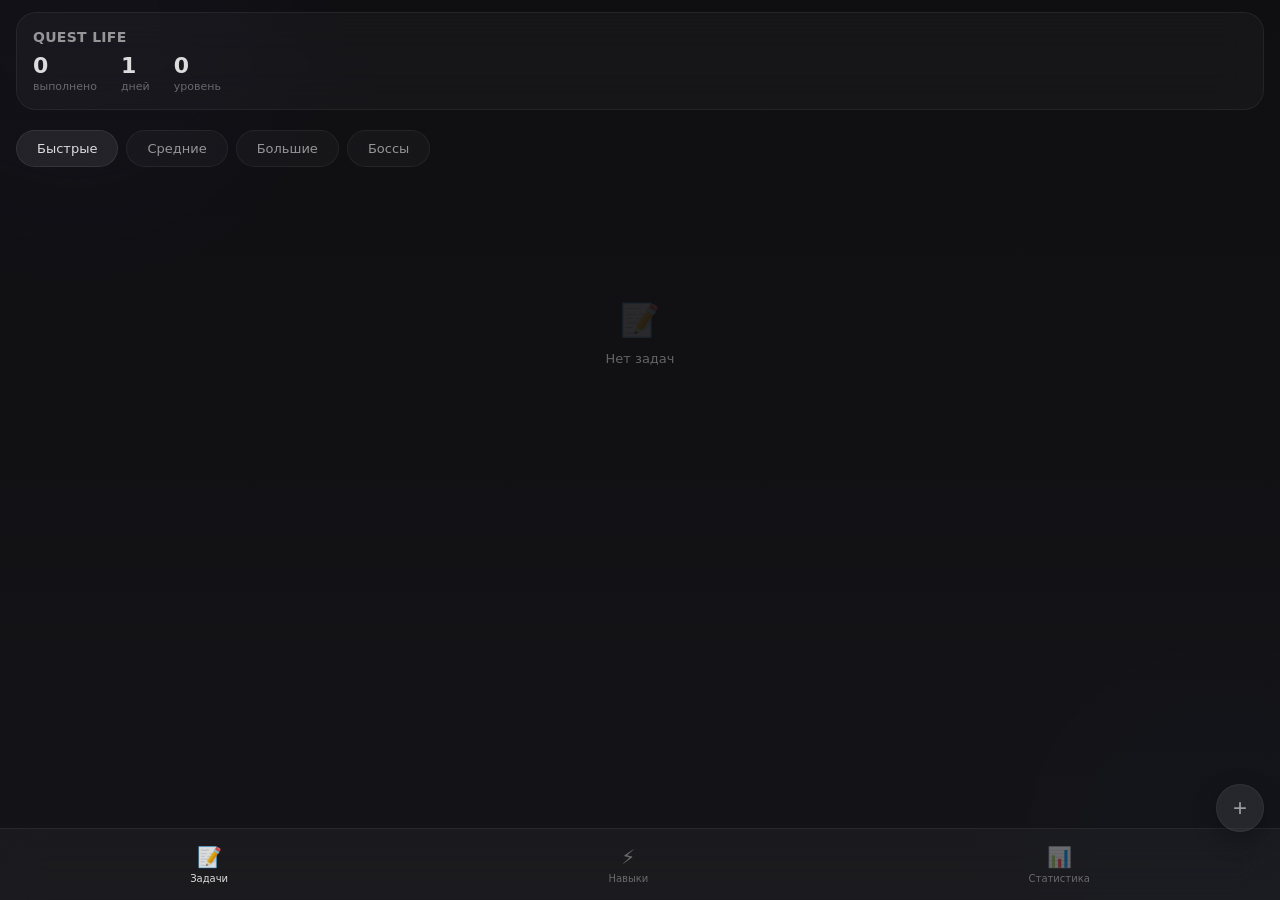
<file: index11.html>
<!DOCTYPE html>
<html lang="ru">
<head>
    <meta charset="UTF-8">
    <meta name="viewport" content="width=device-width, initial-scale=1.0, maximum-scale=1.0, user-scalable=no, viewport-fit=cover">
    <meta name="apple-mobile-web-app-capable" content="yes">
    <meta name="apple-mobile-web-app-status-bar-style" content="black-translucent">
    <title>Quest Life</title>
    <script src="https://telegram.org/js/telegram-web-app.js"></script>
    <style>
        :root {
            --bg-primary: #0f0f12;
            --bg-secondary: #1a1a1f;
            --glass-white: rgba(255, 255, 255, 0.03);
            --glass-light: rgba(255, 255, 255, 0.05);
            --glass-medium: rgba(255, 255, 255, 0.08);
            --border-glass: rgba(255, 255, 255, 0.06);
            --text-primary: rgba(255, 255, 255, 0.85);
            --text-secondary: rgba(255, 255, 255, 0.55);
            --text-tertiary: rgba(255, 255, 255, 0.35);
            --accent-muted: rgba(139, 92, 246, 0.15);
            --accent-soft: rgba(139, 92, 246, 0.25);
            --success-muted: rgba(74, 222, 128, 0.15);
            --success-soft: rgba(74, 222, 128, 0.25);
            --safe-top: env(safe-area-inset-top);
            --safe-bottom: env(safe-area-inset-bottom);
        }

        * {
            margin: 0;
            padding: 0;
            box-sizing: border-box;
            -webkit-tap-highlight-color: transparent;
            -webkit-user-select: none;
            user-select: none;
        }

        *::-webkit-scrollbar { display: none; }
        * { 
            -ms-overflow-style: none;
            scrollbar-width: none;
        }

        html, body {
            height: 100%;
            overflow: hidden;
            position: fixed;
            width: 100%;
        }

        body {
            font-family: -apple-system, BlinkMacSystemFont, 'SF Pro Display', system-ui, sans-serif;
            background: var(--bg-primary);
            color: var(--text-primary);
        }

        /* Subtle liquid glass background */
        .bg-layer {
            position: fixed;
            inset: 0;
            z-index: 0;
            background: linear-gradient(180deg, #0f0f12 0%, #141418 100%);
        }

        .glass-orbs {
            position: absolute;
            inset: 0;
            overflow: hidden;
            opacity: 0.4;
        }

        .orb {
            position: absolute;
            border-radius: 50%;
            filter: blur(100px);
        }

        .orb-1 {
            width: 350px;
            height: 350px;
            background: radial-gradient(circle, rgba(139, 92, 246, 0.15), transparent);
            top: -150px;
            left: -100px;
            animation: float-slow 30s infinite ease-in-out;
        }

        .orb-2 {
            width: 300px;
            height: 300px;
            background: radial-gradient(circle, rgba(59, 130, 246, 0.1), transparent);
            bottom: -100px;
            right: -100px;
            animation: float-slow 25s infinite ease-in-out reverse;
        }

        @keyframes float-slow {
            0%, 100% { transform: translate(0, 0); }
            50% { transform: translate(20px, -20px); }
        }

        /* Main layout */
        .app {
            position: relative;
            height: 100vh;
            display: flex;
            flex-direction: column;
            z-index: 1;
        }

        /* Compact header */
        .header {
            padding: calc(var(--safe-top) + 12px) 16px 12px;
        }

        .header-card {
            background: var(--glass-white);
            backdrop-filter: blur(20px);
            -webkit-backdrop-filter: blur(20px);
            border-radius: 20px;
            border: 1px solid var(--border-glass);
            padding: 16px;
        }

        .app-name {
            font-size: 14px;
            font-weight: 600;
            color: var(--text-secondary);
            letter-spacing: 0.3px;
            margin-bottom: 8px;
        }

        .stats-row {
            display: flex;
            gap: 24px;
        }

        .stat {
            display: flex;
            flex-direction: column;
            gap: 2px;
        }

        .stat-value {
            font-size: 22px;
            font-weight: 600;
            color: var(--text-primary);
            letter-spacing: -0.5px;
        }

        .stat-label {
            font-size: 11px;
            color: var(--text-tertiary);
            text-transform: lowercase;
        }

        /* Tab bar */
        .tabs {
            padding: 8px 16px;
            display: flex;
            gap: 8px;
            overflow-x: auto;
        }

        .tab {
            flex-shrink: 0;
            padding: 10px 20px;
            background: var(--glass-white);
            backdrop-filter: blur(10px);
            -webkit-backdrop-filter: blur(10px);
            border: 1px solid var(--border-glass);
            border-radius: 100px;
            font-size: 13px;
            font-weight: 500;
            color: var(--text-secondary);
            transition: all 0.2s ease;
        }

        .tab.active {
            background: var(--glass-medium);
            color: var(--text-primary);
            border-color: rgba(255, 255, 255, 0.08);
        }

        /* Content area */
        .content {
            flex: 1;
            overflow: hidden;
            position: relative;
        }

        .tasks-container {
            height: 100%;
            overflow-y: auto;
            padding: 8px 16px 90px;
        }

        /* Task cards */
        .task {
            background: var(--glass-white);
            backdrop-filter: blur(10px);
            -webkit-backdrop-filter: blur(10px);
            border: 1px solid var(--border-glass);
            border-radius: 16px;
            padding: 14px;
            margin-bottom: 8px;
            transition: all 0.2s ease;
            position: relative;
            overflow: hidden;
        }
        
        .task-swipe-container {
            position: relative;
            transition: transform 0.3s ease;
        }

        .task-swipe-container.swiping {
            transition: none;
        }
        
        .task-delete-bg {
            position: absolute;
            top: 0;
            right: 0;
            bottom: 0;
            width: 80px;
            background: rgba(239, 68, 68, 0.15);
            display: flex;
            align-items: center;
            justify-content: center;
            color: rgba(239, 68, 68, 0.8);
            font-size: 20px;
        }

        .task.completed {
            opacity: 0.4;
        }

        .task-body {
            display: flex;
            gap: 12px;
            align-items: flex-start;
        }

        .task-check {
            width: 20px;
            height: 20px;
            border-radius: 6px;
            border: 1.5px solid rgba(255, 255, 255, 0.15);
            background: var(--glass-white);
            flex-shrink: 0;
            margin-top: 1px;
            transition: all 0.2s ease;
            position: relative;
        }

        .task-check.checked {
            background: var(--success-muted);
            border-color: var(--success-soft);
        }

        .task-check.checked::after {
            content: '✓';
            position: absolute;
            inset: 0;
            display: flex;
            align-items: center;
            justify-content: center;
            font-size: 12px;
            color: var(--text-primary);
        }

        .task-content {
            flex: 1;
            min-width: 0;
        }

        .task-title {
            font-size: 14px;
            font-weight: 500;
            color: var(--text-primary);
            line-height: 1.4;
            margin-bottom: 4px;
        }

        .task-desc {
            font-size: 12px;
            color: var(--text-tertiary);
            line-height: 1.4;
            margin-bottom: 6px;
        }

        .task-tags {
            display: flex;
            gap: 6px;
            flex-wrap: wrap;
        }

        .task-tag {
            padding: 3px 8px;
            background: var(--accent-muted);
            border-radius: 100px;
            font-size: 11px;
            color: var(--text-secondary);
        }

        /* Progress bar */
        .task-progress {
            margin-top: 10px;
            height: 4px;
            background: var(--glass-light);
            border-radius: 100px;
            overflow: hidden;
        }

        .task-progress-fill {
            height: 100%;
            background: linear-gradient(90deg, var(--accent-soft), var(--success-soft));
            border-radius: 100px;
            transition: width 0.5s ease;
        }

        /* Subtasks */
        .subtasks {
            margin-top: 10px;
            padding-top: 10px;
            border-top: 1px solid var(--border-glass);
        }

        .subtask {
            display: flex;
            align-items: center;
            gap: 8px;
            padding: 4px 0;
            font-size: 12px;
            color: var(--text-secondary);
        }

        .subtask-check {
            width: 14px;
            height: 14px;
            border-radius: 4px;
            border: 1px solid rgba(255, 255, 255, 0.1);
            background: var(--glass-white);
            flex-shrink: 0;
        }

        .subtask-check.done {
            background: var(--success-muted);
        }

        /* Empty state */
        .empty {
            display: flex;
            flex-direction: column;
            align-items: center;
            justify-content: center;
            height: 300px;
            color: var(--text-tertiary);
        }

        .empty-icon {
            font-size: 32px;
            margin-bottom: 12px;
            opacity: 0.3;
        }

        .empty-text {
            font-size: 13px;
        }

        /* FAB */
        .fab {
            position: fixed;
            bottom: calc(68px + var(--safe-bottom));
            right: 16px;
            width: 48px;
            height: 48px;
            background: var(--glass-medium);
            backdrop-filter: blur(20px);
            -webkit-backdrop-filter: blur(20px);
            border: 1px solid var(--border-glass);
            border-radius: 50%;
            display: flex;
            align-items: center;
            justify-content: center;
            font-size: 24px;
            color: var(--text-secondary);
            box-shadow: 0 8px 24px rgba(0, 0, 0, 0.3);
            transition: all 0.2s ease;
            z-index: 100;
        }

        .fab:active {
            transform: scale(0.9);
        }

        /* Bottom navigation */
        .bottom-nav {
            position: fixed;
            bottom: 0;
            left: 0;
            right: 0;
            background: var(--glass-white);
            backdrop-filter: blur(20px);
            -webkit-backdrop-filter: blur(20px);
            border-top: 1px solid var(--border-glass);
            padding: 8px 0 calc(8px + var(--safe-bottom));
            z-index: 90;
        }

        .nav-items {
            display: flex;
            justify-content: space-around;
        }

        .nav-item {
            padding: 8px 16px;
            display: flex;
            flex-direction: column;
            align-items: center;
            gap: 4px;
            color: var(--text-tertiary);
            transition: all 0.2s ease;
        }

        .nav-item.active {
            color: var(--text-primary);
        }

        .nav-icon {
            font-size: 20px;
        }

        .nav-label {
            font-size: 10px;
            font-weight: 500;
        }

        /* Modal */
        .modal {
            position: fixed;
            inset: 0;
            background: rgba(0, 0, 0, 0.6);
            backdrop-filter: blur(4px);
            -webkit-backdrop-filter: blur(4px);
            z-index: 200;
            display: none;
            align-items: flex-end;
        }

        .modal.show {
            display: flex;
        }

        .modal-sheet {
            width: 100%;
            background: var(--bg-secondary);
            border-radius: 24px 24px 0 0;
            padding: 24px 20px calc(24px + var(--safe-bottom));
            transform: translateY(100%);
            transition: transform 0.3s cubic-bezier(0.4, 0, 0.2, 1);
        }

        .modal.show .modal-sheet {
            transform: translateY(0);
        }

        .modal-handle {
            width: 36px;
            height: 4px;
            background: var(--glass-medium);
            border-radius: 2px;
            margin: 0 auto 20px;
        }

        .modal-title {
            font-size: 18px;
            font-weight: 600;
            color: var(--text-primary);
            margin-bottom: 20px;
        }

        .form-group {
            margin-bottom: 16px;
        }

        .form-label {
            font-size: 12px;
            color: var(--text-secondary);
            margin-bottom: 6px;
            display: block;
        }

        .form-input {
            width: 100%;
            padding: 12px 14px;
            background: var(--glass-white);
            border: 1px solid var(--border-glass);
            border-radius: 12px;
            color: var(--text-primary);
            font-size: 14px;
            transition: all 0.2s ease;
        }

        .form-input:focus {
            outline: none;
            background: var(--glass-light);
            border-color: rgba(255, 255, 255, 0.1);
        }

        .skill-options {
            display: flex;
            flex-direction: column;
            gap: 8px;
            max-height: 200px;
            overflow-y: auto;
        }

        .skill-opt {
            padding: 12px;
            background: var(--glass-white);
            border: 1px solid var(--border-glass);
            border-radius: 12px;
            display: flex;
            align-items: center;
            gap: 10px;
            transition: all 0.2s ease;
            position: relative;
            overflow: hidden;
        }
        
        .skill-opt-delete {
            position: absolute;
            right: -60px;
            top: 0;
            bottom: 0;
            width: 60px;
            background: rgba(239, 68, 68, 0.15);
            display: flex;
            align-items: center;
            justify-content: center;
            color: rgba(239, 68, 68, 0.8);
            font-size: 16px;
            transition: right 0.3s ease;
        }
        
        .skill-opt.show-delete .skill-opt-delete {
            right: 0;
        }

        .skill-opt.selected {
            background: var(--accent-muted);
            border-color: var(--accent-soft);
        }

        .skill-opt-icon {
            font-size: 20px;
        }

        .skill-opt-name {
            font-size: 14px;
            color: var(--text-primary);
        }
        
        .add-skill-btn {
            padding: 12px;
            background: var(--glass-light);
            border: 1px dashed var(--border-glass);
            border-radius: 12px;
            display: flex;
            align-items: center;
            justify-content: center;
            gap: 8px;
            color: var(--text-secondary);
            font-size: 13px;
            transition: all 0.2s ease;
        }

        .add-skill-btn:active {
            transform: scale(0.97);
        }

        .modal-actions {
            display: flex;
            gap: 12px;
            margin-top: 24px;
        }

        .btn {
            flex: 1;
            padding: 14px;
            border-radius: 12px;
            font-size: 14px;
            font-weight: 500;
            border: none;
            transition: all 0.2s ease;
        }

        .btn-cancel {
            background: var(--glass-white);
            color: var(--text-secondary);
        }

        .btn-save {
            background: var(--glass-medium);
            color: var(--text-primary);
        }

        .btn:active {
            transform: scale(0.97);
        }

        /* Notification */
        .toast {
            position: fixed;
            top: calc(var(--safe-top) + 16px);
            left: 50%;
            transform: translateX(-50%) translateY(-100px);
            background: var(--glass-medium);
            backdrop-filter: blur(20px);
            -webkit-backdrop-filter: blur(20px);
            border: 1px solid var(--border-glass);
            border-radius: 12px;
            padding: 12px 20px;
            font-size: 13px;
            color: var(--text-primary);
            box-shadow: 0 8px 24px rgba(0, 0, 0, 0.3);
            z-index: 300;
            opacity: 0;
            transition: all 0.3s ease;
        }

        .toast.show {
            transform: translateX(-50%) translateY(0);
            opacity: 1;
        }

        /* Skills view */
        .skills-view {
            padding: 8px 16px 90px;
            display: none;
        }

        .skills-view.active {
            display: block;
        }

        .skill-card {
            background: var(--glass-white);
            backdrop-filter: blur(10px);
            -webkit-backdrop-filter: blur(10px);
            border: 1px solid var(--border-glass);
            border-radius: 16px;
            padding: 20px;
            margin-bottom: 12px;
            position: relative;
            transition: all 0.3s ease;
            overflow: hidden;
        }
        
        .skill-card::after {
            content: '🗑';
            position: absolute;
            right: -60px;
            top: 50%;
            transform: translateY(-50%);
            font-size: 20px;
            color: rgba(239, 68, 68, 0.6);
            transition: right 0.3s ease;
        }
        
        .skill-card.deleting::after {
            right: 20px;
        }

        .skill-header {
            display: flex;
            align-items: center;
            gap: 16px;
            margin-bottom: 12px;
        }

        .skill-icon-large {
            font-size: 36px;
        }

        .skill-info {
            flex: 1;
        }

        .skill-name {
            font-size: 16px;
            font-weight: 600;
            color: var(--text-primary);
            margin-bottom: 4px;
        }

        .skill-level {
            font-size: 24px;
            font-weight: 600;
            color: var(--text-secondary);
        }

        .skill-progress {
            height: 6px;
            background: var(--glass-light);
            border-radius: 100px;
            overflow: hidden;
        }

        .skill-progress-fill {
            height: 100%;
            background: linear-gradient(90deg, var(--accent-soft), var(--success-soft));
            border-radius: 100px;
            transition: width 0.5s ease;
        }

        /* Dragging */
        .dragging {
            opacity: 0.3;
        }

        .drag-over {
            background: var(--accent-muted) !important;
        }
    </style>
</head>
<body>
    <!-- Background -->
    <div class="bg-layer">
        <div class="glass-orbs">
            <div class="orb orb-1"></div>
            <div class="orb orb-2"></div>
        </div>
    </div>

    <!-- App -->
    <div class="app">
        <!-- Header -->
        <div class="header">
            <div class="header-card">
                <div class="app-name">QUEST LIFE</div>
                <div class="stats-row">
                    <div class="stat">
                        <div class="stat-value" id="statCompleted">0</div>
                        <div class="stat-label">выполнено</div>
                    </div>
                    <div class="stat">
                        <div class="stat-value" id="statStreak">0</div>
                        <div class="stat-label">дней</div>
                    </div>
                    <div class="stat">
                        <div class="stat-value" id="statLevel">0</div>
                        <div class="stat-label">уровень</div>
                    </div>
                </div>
            </div>
        </div>

        <!-- Tabs -->
        <div class="tabs">
            <div class="tab active" data-cat="near">Быстрые</div>
            <div class="tab" data-cat="medium">Средние</div>
            <div class="tab" data-cat="big">Большие</div>
            <div class="tab" data-cat="boss">Боссы</div>
        </div>

        <!-- Content -->
        <div class="content">
            <div class="tasks-container" id="tasksContainer"></div>
            <div class="skills-view" id="skillsView">
                <div class="skill-card">
                    <div class="skill-header">
                        <div class="skill-icon-large">🎹</div>
                        <div class="skill-info">
                            <div class="skill-name">Игра на пианино</div>
                            <div class="skill-level">Уровень <span id="pianoLvl">0</span></div>
                        </div>
                    </div>
                    <div class="skill-progress">
                        <div class="skill-progress-fill" id="pianoProgress"></div>
                    </div>
                </div>
            </div>
        </div>
    </div>

    <!-- FAB -->
    <button class="fab" onclick="openModal()">+</button>

    <!-- Bottom Navigation -->
    <div class="bottom-nav">
        <div class="nav-items">
            <div class="nav-item active" data-view="tasks">
                <div class="nav-icon">📝</div>
                <div class="nav-label">Задачи</div>
            </div>
            <div class="nav-item" data-view="skills">
                <div class="nav-icon">⚡</div>
                <div class="nav-label">Навыки</div>
            </div>
            <div class="nav-item" data-view="stats">
                <div class="nav-icon">📊</div>
                <div class="nav-label">Статистика</div>
            </div>
        </div>
    </div>

    <!-- Modal -->
    <div class="modal" id="modal">
        <div class="modal-sheet">
            <div class="modal-handle"></div>
            <div class="modal-title">Новая задача</div>
            
            <div class="form-group">
                <label class="form-label">Название</label>
                <input type="text" class="form-input" id="inputTitle" placeholder="Что нужно сделать?">
            </div>
            
            <div class="form-group">
                <label class="form-label">Описание</label>
                <input type="text" class="form-input" id="inputDesc" placeholder="Детали (необязательно)">
            </div>
            
            <div class="form-group">
                <label class="form-label">Навык</label>
                <div class="skill-options" id="skillOptions">
                    <!-- Skills will be added dynamically -->
                </div>
                <div class="add-skill-btn" onclick="openSkillModal()">
                    + Добавить навык
                </div>
            </div>
            
            <div class="modal-actions">
                <button class="btn btn-cancel" onclick="closeModal()">Отмена</button>
                <button class="btn btn-save" onclick="saveTask()">Сохранить</button>
            </div>
        </div>
    </div>
    
    <!-- Skill Modal -->
    <div class="modal" id="skillModal">
        <div class="modal-sheet">
            <div class="modal-handle"></div>
            <div class="modal-title">Новый навык</div>
            
            <div class="form-group">
                <label class="form-label">Эмоджи</label>
                <input type="text" class="form-input" id="skillEmoji" placeholder="🎯" maxlength="2" style="text-align: center; font-size: 24px;">
            </div>
            
            <div class="form-group">
                <label class="form-label">Название навыка</label>
                <input type="text" class="form-input" id="skillName" placeholder="Например: Чтение книг">
            </div>
            
            <div class="modal-actions">
                <button class="btn btn-cancel" onclick="closeSkillModal()">Отмена</button>
                <button class="btn btn-save" onclick="saveSkill()">Добавить</button>
            </div>
        </div>
    </div>

    <!-- Toast -->
    <div class="toast" id="toast"></div>

    <script>
    // Telegram WebApp
    let tg = null;
    try {
        if (window.Telegram && window.Telegram.WebApp) {
            tg = window.Telegram.WebApp;
            tg.ready();
            tg.expand();
        }
    } catch (e) {
        console.log('Not in Telegram');
    }

    // State
    let currentCategory = 'near';
    let selectedSkill = null;
    let draggedElement = null;
    let touchStartY = 0;
    let touchStartX = 0;
    let swipedElement = null;

    // Data
    const tasks = {
        near: [],
        medium: [],
        big: [],
        boss: []
    };

    const stats = {
        completed: 0,
        streak: 0,
        lastVisit: null,
        skills: {}
    };

    // Skills data
    let skills = {
        piano: { name: 'Игра на пианино', icon: '🎹' }
    };

    // Initialize
    document.addEventListener('DOMContentLoaded', () => {
        loadData();
        renderTasks();
        renderSkills();
        updateStats();
        updateSkillsView();
        initTabs();
        initNav();
        initDragDrop();
        initSwipeDelete();
        checkStreak();
    });

    // Tabs
    function initTabs() {
        document.querySelectorAll('.tab').forEach(tab => {
            tab.addEventListener('click', () => {
                document.querySelectorAll('.tab').forEach(t => t.classList.remove('active'));
                tab.classList.add('active');
                currentCategory = tab.dataset.cat;
                renderTasks();
                haptic();
            });
        });
    }

    // Navigation
    function initNav() {
        document.querySelectorAll('.nav-item').forEach(item => {
            item.addEventListener('click', () => {
                document.querySelectorAll('.nav-item').forEach(i => i.classList.remove('active'));
                item.classList.add('active');
                
                const view = item.dataset.view;
                if (view === 'skills') {
                    document.getElementById('tasksContainer').style.display = 'none';
                    document.querySelector('.tabs').style.display = 'none';
                    document.getElementById('skillsView').classList.add('active');
                    updateSkillsView();
                } else {
                    document.getElementById('tasksContainer').style.display = 'block';
                    document.querySelector('.tabs').style.display = 'flex';
                    document.getElementById('skillsView').classList.remove('active');
                }
                haptic();
            });
        });
    }

    // Render skills in modal
    function renderSkills() {
        const container = document.getElementById('skillOptions');
        container.innerHTML = Object.entries(skills).map(([id, skill]) => `
            <div class="skill-opt" data-skill="${id}">
                <div class="skill-opt-icon">${skill.icon}</div>
                <div class="skill-opt-name">${skill.name}</div>
                <div class="skill-opt-delete" onclick="deleteSkill('${id}', event)">🗑</div>
            </div>
        `).join('');
        
        // Инициализация свайпа для удаления навыков
        initSkillSwipe();
        
        // Инициализация выбора навыков
        document.querySelectorAll('.skill-opt').forEach(opt => {
            opt.addEventListener('click', (e) => {
                if (!e.target.classList.contains('skill-opt-delete')) {
                    selectSkill(opt.dataset.skill);
                }
            });
        });
    }
    
    // Initialize skill swipe to delete
    function initSkillSwipe() {
        const container = document.getElementById('skillOptions');
        let startX = 0;
        let currentOpt = null;
        
        container.addEventListener('touchstart', e => {
            const opt = e.target.closest('.skill-opt');
            if (!opt) return;
            
            startX = e.touches[0].clientX;
            currentOpt = opt;
        });
        
        container.addEventListener('touchmove', e => {
            if (!currentOpt) return;
            
            const currentX = e.touches[0].clientX;
            const diff = currentX - startX;
            
            // Свайп влево показывает кнопку удаления
            if (diff < -50) {
                currentOpt.classList.add('show-delete');
            } else if (diff > 50) {
                currentOpt.classList.remove('show-delete');
            }
        });
        
        container.addEventListener('touchend', e => {
            currentOpt = null;
        });
    }
    
    // Delete skill
    function deleteSkill(skillId, event) {
        event.stopPropagation();
        
        // Не удаляем последний навык
        if (Object.keys(skills).length <= 1) {
            showToast('Нельзя удалить последний навык');
            return;
        }
        
        // Удаляем навык
        delete skills[skillId];
        delete stats.skills[skillId];
        
        // Обновляем все задачи с этим навыком
        Object.values(tasks).forEach(categoryTasks => {
            categoryTasks.forEach(task => {
                if (task.skill === skillId) {
                    task.skill = null;
                }
            });
        });
        
        saveData();
        renderSkills();
        renderTasks();
        updateSkillsView();
        showToast('Навык удален');
        haptic('medium');
    }

    // Select skill
    function selectSkill(skillId) {
        document.querySelectorAll('.skill-opt').forEach(o => o.classList.remove('selected'));
        document.querySelector(`[data-skill="${skillId}"]`).classList.add('selected');
        selectedSkill = skillId;
        haptic();
    }

    // Modal
    function openModal() {
        document.getElementById('modal').classList.add('show');
        document.getElementById('inputTitle').value = '';
        document.getElementById('inputDesc').value = '';
        selectedSkill = null;
        document.querySelectorAll('.skill-opt').forEach(o => o.classList.remove('selected'));
        haptic();
    }

    function closeModal() {
        document.getElementById('modal').classList.remove('show');
    }

    // Skill Modal
    function openSkillModal() {
        document.getElementById('skillModal').classList.add('show');
        document.getElementById('skillEmoji').value = '';
        document.getElementById('skillName').value = '';
        haptic();
    }

    function closeSkillModal() {
        document.getElementById('skillModal').classList.remove('show');
    }

    function saveSkill() {
        const emoji = document.getElementById('skillEmoji').value.trim();
        const name = document.getElementById('skillName').value.trim();
        
        if (!emoji || !name) {
            showToast('Заполните все поля');
            return;
        }
        
        const skillId = 'skill_' + Date.now();
        skills[skillId] = { name, icon: emoji };
        stats.skills[skillId] = 0;
        
        saveData();
        renderSkills();
        updateSkillsView();
        closeSkillModal();
        showToast('Навык добавлен');
        haptic('success');
    }

    function saveTask() {
        const title = document.getElementById('inputTitle').value.trim();
        if (!title) {
            showToast('Введите название');
            return;
        }
        
        const task = {
            id: Date.now(),
            title,
            description: document.getElementById('inputDesc').value.trim(),
            completed: false,
            skill: selectedSkill,
            category: currentCategory,
            subtasks: []
        };
        
        tasks[currentCategory].push(task);
        saveData();
        renderTasks();
        closeModal();
        showToast('Задача добавлена');
        haptic('success');
    }

    // Render
    function renderTasks() {
        const container = document.getElementById('tasksContainer');
        const categoryTasks = tasks[currentCategory];
        
        if (categoryTasks.length === 0) {
            container.innerHTML = `
                <div class="empty">
                    <div class="empty-icon">📝</div>
                    <div class="empty-text">Нет задач</div>
                </div>
            `;
            return;
        }
        
        container.innerHTML = categoryTasks.map(task => {
            const progress = calculateProgress(task);
            const skillInfo = task.skill && skills[task.skill] ? skills[task.skill] : null;
            return `
                <div class="task ${task.completed ? 'completed' : ''}" 
                     data-id="${task.id}"
                     draggable="true">
                    <div class="task-delete-bg">🗑</div>
                    <div class="task-swipe-container">
                        <div class="task-body">
                            <div class="task-check ${task.completed ? 'checked' : ''}"
                                 onclick="toggleTask(${task.id})"></div>
                            <div class="task-content">
                                <div class="task-title">${task.title}</div>
                                ${task.description ? `<div class="task-desc">${task.description}</div>` : ''}
                                <div class="task-tags">
                                    ${skillInfo ? `<div class="task-tag">${skillInfo.icon} +1</div>` : ''}
                                </div>
                                ${progress > 0 ? `
                                    <div class="task-progress">
                                        <div class="task-progress-fill" style="width: ${progress}%"></div>
                                    </div>
                                ` : ''}
                            </div>
                        </div>
                    </div>
                </div>
            `;
        }).join('');
    }

    // Toggle task
    function toggleTask(id) {
        const task = tasks[currentCategory].find(t => t.id === id);
        if (!task) return;
        
        task.completed = !task.completed;
        
        if (task.completed) {
            stats.completed++;
            if (task.skill && stats.skills[task.skill] !== undefined) {
                stats.skills[task.skill]++;
            }
            showToast('Выполнено! +1 опыт');
            haptic('success');
        } else {
            stats.completed--;
            if (task.skill && stats.skills[task.skill] !== undefined) {
                stats.skills[task.skill] = Math.max(0, stats.skills[task.skill] - 1);
            }
        }
        
        saveData();
        renderTasks();
        updateStats();
    }

    // Delete task
    function deleteTask(id) {
        const taskIndex = tasks[currentCategory].findIndex(t => t.id === id);
        if (taskIndex === -1) return;
        
        const task = tasks[currentCategory][taskIndex];
        if (task.completed) {
            stats.completed--;
            if (task.skill && stats.skills[task.skill] !== undefined) {
                stats.skills[task.skill] = Math.max(0, stats.skills[task.skill] - 1);
            }
        }
        
        tasks[currentCategory].splice(taskIndex, 1);
        saveData();
        renderTasks();
        updateStats();
        showToast('Задача удалена');
        haptic('medium');
    }

    // Swipe to delete
    function initSwipeDelete() {
        const container = document.getElementById('tasksContainer');
        let startX = 0;
        let currentX = 0;
        let swipeContainer = null;
        let deleteThreshold = 60; // Порог для удаления
        
        container.addEventListener('touchstart', e => {
            const task = e.target.closest('.task');
            if (!task) return;
            
            swipeContainer = task.querySelector('.task-swipe-container');
            startX = e.touches[0].clientX;
            swipeContainer.classList.add('swiping');
        });
        
        container.addEventListener('touchmove', e => {
            if (!swipeContainer) return;
            
            currentX = e.touches[0].clientX;
            const diff = currentX - startX;
            
            // Разрешаем свайп только влево
            if (diff < 0) {
                const translate = Math.max(diff, -100);
                swipeContainer.style.transform = `translateX(${translate}px)`;
                
                // Визуальная индикация готовности к удалению
                if (Math.abs(diff) > deleteThreshold) {
                    swipeContainer.closest('.task').style.opacity = '0.5';
                } else {
                    swipeContainer.closest('.task').style.opacity = '1';
                }
            }
        });
        
        container.addEventListener('touchend', e => {
            if (!swipeContainer) return;
            
            const diff = currentX - startX;
            swipeContainer.classList.remove('swiping');
            
            // Удаление при свайпе больше порога
            if (Math.abs(diff) > deleteThreshold) {
                // Анимация удаления
                swipeContainer.style.transition = 'transform 0.2s ease';
                swipeContainer.style.transform = 'translateX(-100%)';
                swipeContainer.closest('.task').style.opacity = '0';
                
                setTimeout(() => {
                    const task = swipeContainer.closest('.task');
                    deleteTask(parseInt(task.dataset.id));
                }, 200);
            } else {
                // Возврат на место
                swipeContainer.style.transform = 'translateX(0)';
                swipeContainer.closest('.task').style.opacity = '1';
            }
            
            swipeContainer = null;
            startX = 0;
            currentX = 0;
        });
    }

    // Drag & Drop
    function initDragDrop() {
        const container = document.getElementById('tasksContainer');
        
        // Desktop drag
        container.addEventListener('dragstart', e => {
            if (e.target.classList.contains('task')) {
                draggedElement = e.target;
                e.target.classList.add('dragging');
            }
        });
        
        container.addEventListener('dragend', e => {
            if (e.target.classList.contains('task')) {
                e.target.classList.remove('dragging');
            }
        });
        
        // Touch drag for category change
        let touchTimeout;
        container.addEventListener('touchstart', e => {
            const task = e.target.closest('.task');
            if (!task) return;
            
            touchStartY = e.touches[0].clientY;
            touchTimeout = setTimeout(() => {
                draggedElement = task;
                task.classList.add('dragging');
                haptic('medium');
            }, 500);
        });
        
        container.addEventListener('touchmove', e => {
            clearTimeout(touchTimeout);
            if (!draggedElement) return;
            
            e.preventDefault();
            const touch = e.touches[0];
            
            // Check if over a tab
            document.querySelectorAll('.tab').forEach(tab => {
                const rect = tab.getBoundingClientRect();
                if (touch.clientX >= rect.left && touch.clientX <= rect.right &&
                    touch.clientY >= rect.top && touch.clientY <= rect.bottom) {
                    tab.classList.add('drag-over');
                } else {
                    tab.classList.remove('drag-over');
                }
            });
        });
        
        container.addEventListener('touchend', e => {
            clearTimeout(touchTimeout);
            if (!draggedElement) return;
            
            const touch = e.changedTouches[0];
            document.querySelectorAll('.tab').forEach(tab => {
                const rect = tab.getBoundingClientRect();
                if (touch.clientX >= rect.left && touch.clientX <= rect.right &&
                    touch.clientY >= rect.top && touch.clientY <= rect.bottom) {
                    const targetCat = tab.dataset.cat;
                    if (targetCat !== currentCategory) {
                        moveTask(parseInt(draggedElement.dataset.id), currentCategory, targetCat);
                        haptic('success');
                    }
                }
                tab.classList.remove('drag-over');
            });
            
            draggedElement.classList.remove('dragging');
            draggedElement = null;
        });
    }

    // Move task
    function moveTask(id, from, to) {
        const idx = tasks[from].findIndex(t => t.id === id);
        if (idx === -1) return;
        
        const task = tasks[from].splice(idx, 1)[0];
        task.category = to;
        tasks[to].push(task);
        
        saveData();
        renderTasks();
        showToast(`Перемещено в ${getCategoryName(to)}`);
    }

    // Helpers
    function calculateProgress(task) {
        if (!task.subtasks || task.subtasks.length === 0) return 0;
        const completed = task.subtasks.filter(st => {
            const subtask = tasks[st.category]?.find(t => t.id === st.id);
            return subtask?.completed;
        }).length;
        return Math.round((completed / task.subtasks.length) * 100);
    }

    function getCategoryName(cat) {
        const names = { near: 'Быстрые', medium: 'Средние', big: 'Большие', boss: 'Боссы' };
        return names[cat] || cat;
    }

    function showToast(text) {
        const toast = document.getElementById('toast');
        toast.textContent = text;
        toast.classList.add('show');
        setTimeout(() => toast.classList.remove('show'), 2000);
    }

    function haptic(type = 'light') {
        if (!tg || !tg.HapticFeedback) return;
        
        if (type === 'success') {
            tg.HapticFeedback.notificationOccurred('success');
        } else if (type === 'medium') {
            tg.HapticFeedback.impactOccurred('medium');
        } else {
            tg.HapticFeedback.impactOccurred('light');
        }
    }

    // Update UI
    function updateStats() {
        document.getElementById('statCompleted').textContent = stats.completed;
        document.getElementById('statStreak').textContent = stats.streak;
        
        // Calculate total level from all skills
        let totalExp = 0;
        Object.values(stats.skills).forEach(exp => {
            totalExp += exp;
        });
        document.getElementById('statLevel').textContent = Math.floor(totalExp / 10);
    }

    function updateSkillsView() {
        const container = document.getElementById('skillsView');
        
        // Create skill cards for all skills
        const skillCards = Object.entries(skills).map(([id, skill]) => {
            const exp = stats.skills[id] || 0;
            const level = Math.floor(exp / 10);
            const progress = (exp % 10) * 10;
            
            return `
                <div class="skill-card" data-skill-id="${id}">
                    <div class="skill-header">
                        <div class="skill-icon-large">${skill.icon}</div>
                        <div class="skill-info">
                            <div class="skill-name">${skill.name}</div>
                            <div class="skill-level">Уровень ${level}</div>
                        </div>
                    </div>
                    <div class="skill-progress">
                        <div class="skill-progress-fill" style="width: ${progress}%"></div>
                    </div>
                </div>
            `;
        }).join('');
        
        container.innerHTML = skillCards;
        
        // Добавляем свайп для удаления навыков в представлении навыков
        let startX = 0;
        let currentCard = null;
        
        container.addEventListener('touchstart', e => {
            const card = e.target.closest('.skill-card');
            if (!card) return;
            
            startX = e.touches[0].clientX;
            currentCard = card;
            currentCard.style.transition = 'none';
        });
        
        container.addEventListener('touchmove', e => {
            if (!currentCard) return;
            
            const currentX = e.touches[0].clientX;
            const diff = currentX - startX;
            
            if (diff < 0) {
                currentCard.style.transform = `translateX(${Math.max(diff, -100)}px)`;
                currentCard.style.opacity = Math.max(0.3, 1 + diff/100);
            }
        });
        
        container.addEventListener('touchend', e => {
            if (!currentCard) return;
            
            const endX = e.changedTouches[0].clientX;
            const diff = endX - startX;
            
            currentCard.style.transition = 'all 0.3s ease';
            
            if (diff < -80) {
                // Удаляем навык
                const skillId = currentCard.dataset.skillId;
                
                if (Object.keys(skills).length <= 1) {
                    showToast('Нельзя удалить последний навык');
                    currentCard.style.transform = 'translateX(0)';
                    currentCard.style.opacity = '1';
                } else {
                    currentCard.style.transform = 'translateX(-100%)';
                    currentCard.style.opacity = '0';
                    
                    setTimeout(() => {
                        deleteSkill(skillId, new Event('click'));
                        updateSkillsView();
                    }, 300);
                }
            } else {
                currentCard.style.transform = 'translateX(0)';
                currentCard.style.opacity = '1';
            }
            
            currentCard = null;
        });
    }

    // Streak
    function checkStreak() {
        const today = new Date().toDateString();
        if (!stats.lastVisit) {
            stats.lastVisit = today;
            stats.streak = 1;
        } else {
            const last = new Date(stats.lastVisit);
            const yesterday = new Date();
            yesterday.setDate(yesterday.getDate() - 1);
            
            if (last.toDateString() === yesterday.toDateString()) {
                stats.streak++;
            } else if (stats.lastVisit !== today) {
                stats.streak = 1;
            }
            
            if (stats.lastVisit !== today) {
                stats.lastVisit = today;
            }
        }
        saveData();
    }

    // Storage
    function saveData() {
        localStorage.setItem('questTasks', JSON.stringify(tasks));
        localStorage.setItem('questStats', JSON.stringify(stats));
        localStorage.setItem('questSkills', JSON.stringify(skills));
    }

    function loadData() {
        const savedTasks = localStorage.getItem('questTasks');
        const savedStats = localStorage.getItem('questStats');
        const savedSkills = localStorage.getItem('questSkills');
        
        if (savedTasks) {
            Object.assign(tasks, JSON.parse(savedTasks));
        }
        
        if (savedStats) {
            const loadedStats = JSON.parse(savedStats);
            Object.assign(stats, loadedStats);
            
            // Initialize skills if not exists
            Object.keys(skills).forEach(skillId => {
                if (stats.skills[skillId] === undefined) {
                    stats.skills[skillId] = 0;
                }
            });
        }
        
        if (savedSkills) {
            skills = JSON.parse(savedSkills);
        }
    }

    // Modal backdrop close
    document.getElementById('modal').addEventListener('click', e => {
        if (e.target.id === 'modal') closeModal();
    });
    
    document.getElementById('skillModal').addEventListener('click', e => {
        if (e.target.id === 'skillModal') closeSkillModal();
    });
    </script>
</body>
</html>
</file>
<file: assets/index-DCQ1Fvyr.css>
@import"https://fonts.googleapis.com/css2?family=Inter:wght@400;500;600;700&display=swap";/*! tailwindcss v4.2.1 | MIT License | https://tailwindcss.com */@layer properties{@supports (((-webkit-hyphens:none)) and (not (margin-trim:inline))) or ((-moz-orient:inline) and (not (color:rgb(from red r g b)))){*,:before,:after,::backdrop{--tw-translate-x:0;--tw-translate-y:0;--tw-translate-z:0;--tw-pan-x:initial;--tw-pan-y:initial;--tw-pinch-zoom:initial;--tw-space-y-reverse:0;--tw-divide-y-reverse:0;--tw-border-style:solid;--tw-leading:initial;--tw-font-weight:initial;--tw-tracking:initial;--tw-shadow:0 0 #0000;--tw-shadow-color:initial;--tw-shadow-alpha:100%;--tw-inset-shadow:0 0 #0000;--tw-inset-shadow-color:initial;--tw-inset-shadow-alpha:100%;--tw-ring-color:initial;--tw-ring-shadow:0 0 #0000;--tw-inset-ring-color:initial;--tw-inset-ring-shadow:0 0 #0000;--tw-ring-inset:initial;--tw-ring-offset-width:0px;--tw-ring-offset-color:#fff;--tw-ring-offset-shadow:0 0 #0000}}}@layer theme{:root,:host{--font-sans:"Inter", ui-sans-serif, system-ui, sans-serif;--font-mono:ui-monospace, SFMono-Regular, Menlo, Monaco, Consolas, "Liberation Mono", "Courier New", monospace;--color-red-50:oklch(97.1% .013 17.38);--color-red-100:oklch(93.6% .032 17.717);--color-red-500:oklch(63.7% .237 25.331);--color-red-600:oklch(57.7% .245 27.325);--color-emerald-100:oklch(95% .052 163.051);--color-emerald-500:oklch(69.6% .17 162.48);--color-emerald-600:oklch(59.6% .145 163.225);--color-stone-50:oklch(98.5% .001 106.423);--color-stone-100:oklch(97% .001 106.424);--color-stone-200:oklch(92.3% .003 48.717);--color-stone-300:oklch(86.9% .005 56.366);--color-stone-400:oklch(70.9% .01 56.259);--color-stone-500:oklch(55.3% .013 58.071);--color-stone-600:oklch(44.4% .011 73.639);--color-stone-800:oklch(26.8% .007 34.298);--color-stone-900:oklch(21.6% .006 56.043);--color-black:#000;--color-white:#fff;--spacing:.25rem;--container-xs:20rem;--container-sm:24rem;--container-md:28rem;--text-xs:.75rem;--text-xs--line-height:calc(1 / .75);--text-sm:.875rem;--text-sm--line-height:calc(1.25 / .875);--text-lg:1.125rem;--text-lg--line-height:calc(1.75 / 1.125);--text-xl:1.25rem;--text-xl--line-height:calc(1.75 / 1.25);--text-3xl:1.875rem;--text-3xl--line-height: 1.2 ;--font-weight-medium:500;--font-weight-bold:700;--tracking-tight:-.025em;--tracking-wider:.05em;--tracking-widest:.1em;--leading-relaxed:1.625;--radius-lg:.5rem;--radius-xl:.75rem;--radius-2xl:1rem;--animate-spin:spin 1s linear infinite;--default-transition-duration:.15s;--default-transition-timing-function:cubic-bezier(.4, 0, .2, 1);--default-font-family:var(--font-sans);--default-mono-font-family:var(--font-mono)}}@layer base{*,:after,:before,::backdrop{box-sizing:border-box;border:0 solid;margin:0;padding:0}::file-selector-button{box-sizing:border-box;border:0 solid;margin:0;padding:0}html,:host{-webkit-text-size-adjust:100%;-moz-tab-size:4;tab-size:4;line-height:1.5;font-family:var(--default-font-family,ui-sans-serif, system-ui, sans-serif, "Apple Color Emoji", "Segoe UI Emoji", "Segoe UI Symbol", "Noto Color Emoji");font-feature-settings:var(--default-font-feature-settings,normal);font-variation-settings:var(--default-font-variation-settings,normal);-webkit-tap-highlight-color:transparent}hr{height:0;color:inherit;border-top-width:1px}abbr:where([title]){-webkit-text-decoration:underline dotted;text-decoration:underline dotted}h1,h2,h3,h4,h5,h6{font-size:inherit;font-weight:inherit}a{color:inherit;-webkit-text-decoration:inherit;text-decoration:inherit}b,strong{font-weight:bolder}code,kbd,samp,pre{font-family:var(--default-mono-font-family,ui-monospace, SFMono-Regular, Menlo, Monaco, Consolas, "Liberation Mono", "Courier New", monospace);font-feature-settings:var(--default-mono-font-feature-settings,normal);font-variation-settings:var(--default-mono-font-variation-settings,normal);font-size:1em}small{font-size:80%}sub,sup{vertical-align:baseline;font-size:75%;line-height:0;position:relative}sub{bottom:-.25em}sup{top:-.5em}table{text-indent:0;border-color:inherit;border-collapse:collapse}:-moz-focusring{outline:auto}progress{vertical-align:baseline}summary{display:list-item}ol,ul,menu{list-style:none}img,svg,video,canvas,audio,iframe,embed,object{vertical-align:middle;display:block}img,video{max-width:100%;height:auto}button,input,select,optgroup,textarea{font:inherit;font-feature-settings:inherit;font-variation-settings:inherit;letter-spacing:inherit;color:inherit;opacity:1;background-color:#0000;border-radius:0}::file-selector-button{font:inherit;font-feature-settings:inherit;font-variation-settings:inherit;letter-spacing:inherit;color:inherit;opacity:1;background-color:#0000;border-radius:0}:where(select:is([multiple],[size])) optgroup{font-weight:bolder}:where(select:is([multiple],[size])) optgroup option{padding-inline-start:20px}::file-selector-button{margin-inline-end:4px}::placeholder{opacity:1}@supports (not ((-webkit-appearance:-apple-pay-button))) or (contain-intrinsic-size:1px){::placeholder{color:currentColor}@supports (color:color-mix(in lab,red,red)){::placeholder{color:color-mix(in oklab,currentcolor 50%,transparent)}}}textarea{resize:vertical}::-webkit-search-decoration{-webkit-appearance:none}::-webkit-date-and-time-value{min-height:1lh;text-align:inherit}::-webkit-datetime-edit{display:inline-flex}::-webkit-datetime-edit-fields-wrapper{padding:0}::-webkit-datetime-edit{padding-block:0}::-webkit-datetime-edit-year-field{padding-block:0}::-webkit-datetime-edit-month-field{padding-block:0}::-webkit-datetime-edit-day-field{padding-block:0}::-webkit-datetime-edit-hour-field{padding-block:0}::-webkit-datetime-edit-minute-field{padding-block:0}::-webkit-datetime-edit-second-field{padding-block:0}::-webkit-datetime-edit-millisecond-field{padding-block:0}::-webkit-datetime-edit-meridiem-field{padding-block:0}::-webkit-calendar-picker-indicator{line-height:1}:-moz-ui-invalid{box-shadow:none}button,input:where([type=button],[type=reset],[type=submit]){-webkit-appearance:button;-moz-appearance:button;appearance:button}::file-selector-button{-webkit-appearance:button;-moz-appearance:button;appearance:button}::-webkit-inner-spin-button{height:auto}::-webkit-outer-spin-button{height:auto}[hidden]:where(:not([hidden=until-found])){display:none!important}html,body{overscroll-behavior:none;touch-action:manipulation;-webkit-user-select:none;user-select:none;-webkit-tap-highlight-color:transparent;height:100%;overflow:hidden}input,textarea,[contenteditable=true],.selectable-text{-webkit-user-select:text;user-select:text}}@layer components;@layer utilities{.absolute{position:absolute}.fixed{position:fixed}.relative{position:relative}.inset-0{inset:calc(var(--spacing) * 0)}.start{inset-inline-start:var(--spacing)}.-top-1{top:calc(var(--spacing) * -1)}.top-1{top:calc(var(--spacing) * 1)}.top-1\/2{top:50%}.-right-1{right:calc(var(--spacing) * -1)}.left-1{left:calc(var(--spacing) * 1)}.left-3{left:calc(var(--spacing) * 3)}.left-7{left:calc(var(--spacing) * 7)}.z-10{z-index:10}.z-20{z-index:20}.mx-auto{margin-inline:auto}.mt-0\.5{margin-top:calc(var(--spacing) * .5)}.mt-1{margin-top:calc(var(--spacing) * 1)}.mt-3{margin-top:calc(var(--spacing) * 3)}.mt-4{margin-top:calc(var(--spacing) * 4)}.mb-1{margin-bottom:calc(var(--spacing) * 1)}.mb-2{margin-bottom:calc(var(--spacing) * 2)}.mb-3{margin-bottom:calc(var(--spacing) * 3)}.mb-4{margin-bottom:calc(var(--spacing) * 4)}.mb-6{margin-bottom:calc(var(--spacing) * 6)}.mb-8{margin-bottom:calc(var(--spacing) * 8)}.ml-1{margin-left:calc(var(--spacing) * 1)}.block{display:block}.flex{display:flex}.inline-flex{display:inline-flex}.h-2\.5{height:calc(var(--spacing) * 2.5)}.h-3{height:calc(var(--spacing) * 3)}.h-4{height:calc(var(--spacing) * 4)}.h-5{height:calc(var(--spacing) * 5)}.h-6{height:calc(var(--spacing) * 6)}.h-8{height:calc(var(--spacing) * 8)}.h-10{height:calc(var(--spacing) * 10)}.h-11{height:calc(var(--spacing) * 11)}.h-12{height:calc(var(--spacing) * 12)}.h-20{height:calc(var(--spacing) * 20)}.h-\[100dvh\]{height:100dvh}.h-full{height:100%}.h-screen{height:100vh}.w-2\.5{width:calc(var(--spacing) * 2.5)}.w-3{width:calc(var(--spacing) * 3)}.w-4{width:calc(var(--spacing) * 4)}.w-5{width:calc(var(--spacing) * 5)}.w-6{width:calc(var(--spacing) * 6)}.w-8{width:calc(var(--spacing) * 8)}.w-10{width:calc(var(--spacing) * 10)}.w-11{width:calc(var(--spacing) * 11)}.w-12{width:calc(var(--spacing) * 12)}.w-20{width:calc(var(--spacing) * 20)}.w-full{width:100%}.max-w-\[80\%\]{max-width:80%}.max-w-md{max-width:var(--container-md)}.max-w-sm{max-width:var(--container-sm)}.max-w-xs{max-width:var(--container-xs)}.flex-1{flex:1}.flex-shrink-0,.shrink-0{flex-shrink:0}.-translate-y-1\/2{--tw-translate-y: -50% ;translate:var(--tw-translate-x) var(--tw-translate-y)}.animate-spin{animation:var(--animate-spin)}.touch-pan-y{--tw-pan-y:pan-y;touch-action:var(--tw-pan-x,) var(--tw-pan-y,) var(--tw-pinch-zoom,)}.touch-none{touch-action:none}.flex-col{flex-direction:column}.items-baseline{align-items:baseline}.items-center{align-items:center}.items-end{align-items:flex-end}.items-start{align-items:flex-start}.justify-between{justify-content:space-between}.justify-center{justify-content:center}.justify-end{justify-content:flex-end}.justify-start{justify-content:flex-start}.gap-1{gap:calc(var(--spacing) * 1)}.gap-1\.5{gap:calc(var(--spacing) * 1.5)}.gap-2{gap:calc(var(--spacing) * 2)}.gap-3{gap:calc(var(--spacing) * 3)}.gap-4{gap:calc(var(--spacing) * 4)}:where(.space-y-4>:not(:last-child)){--tw-space-y-reverse:0;margin-block-start:calc(calc(var(--spacing) * 4) * var(--tw-space-y-reverse));margin-block-end:calc(calc(var(--spacing) * 4) * calc(1 - var(--tw-space-y-reverse)))}:where(.space-y-6>:not(:last-child)){--tw-space-y-reverse:0;margin-block-start:calc(calc(var(--spacing) * 6) * var(--tw-space-y-reverse));margin-block-end:calc(calc(var(--spacing) * 6) * calc(1 - var(--tw-space-y-reverse)))}:where(.divide-y>:not(:last-child)){--tw-divide-y-reverse:0;border-bottom-style:var(--tw-border-style);border-top-style:var(--tw-border-style);border-top-width:calc(1px * var(--tw-divide-y-reverse));border-bottom-width:calc(1px * calc(1 - var(--tw-divide-y-reverse)))}:where(.divide-stone-50>:not(:last-child)){border-color:var(--color-stone-50)}.truncate{text-overflow:ellipsis;white-space:nowrap;overflow:hidden}.overflow-hidden{overflow:hidden}.overflow-y-auto{overflow-y:auto}.overscroll-none{overscroll-behavior:none}.rounded{border-radius:.25rem}.rounded-2xl{border-radius:var(--radius-2xl)}.rounded-full{border-radius:3.40282e38px}.rounded-lg{border-radius:var(--radius-lg)}.rounded-xl{border-radius:var(--radius-xl)}.rounded-tl-none{border-top-left-radius:0}.rounded-tr-none{border-top-right-radius:0}.border{border-style:var(--tw-border-style);border-width:1px}.border-2{border-style:var(--tw-border-style);border-width:2px}.border-x{border-inline-style:var(--tw-border-style);border-inline-width:1px}.border-t{border-top-style:var(--tw-border-style);border-top-width:1px}.border-b{border-bottom-style:var(--tw-border-style);border-bottom-width:1px}.border-stone-50{border-color:var(--color-stone-50)}.border-stone-100{border-color:var(--color-stone-100)}.border-stone-200{border-color:var(--color-stone-200)}.border-white{border-color:var(--color-white)}.bg-black\/50{background-color:#00000080}@supports (color:color-mix(in lab,red,red)){.bg-black\/50{background-color:color-mix(in oklab,var(--color-black) 50%,transparent)}}.bg-emerald-100{background-color:var(--color-emerald-100)}.bg-emerald-500{background-color:var(--color-emerald-500)}.bg-red-50{background-color:var(--color-red-50)}.bg-red-500{background-color:var(--color-red-500)}.bg-stone-50{background-color:var(--color-stone-50)}.bg-stone-50\/50{background-color:#fafaf980}@supports (color:color-mix(in lab,red,red)){.bg-stone-50\/50{background-color:color-mix(in oklab,var(--color-stone-50) 50%,transparent)}}.bg-stone-100{background-color:var(--color-stone-100)}.bg-stone-200{background-color:var(--color-stone-200)}.bg-stone-200\/50{background-color:#e7e5e480}@supports (color:color-mix(in lab,red,red)){.bg-stone-200\/50{background-color:color-mix(in oklab,var(--color-stone-200) 50%,transparent)}}.bg-stone-900{background-color:var(--color-stone-900)}.bg-white{background-color:var(--color-white)}.p-1{padding:calc(var(--spacing) * 1)}.p-2{padding:calc(var(--spacing) * 2)}.p-3{padding:calc(var(--spacing) * 3)}.p-4{padding:calc(var(--spacing) * 4)}.p-6{padding:calc(var(--spacing) * 6)}.p-8{padding:calc(var(--spacing) * 8)}.px-3{padding-inline:calc(var(--spacing) * 3)}.px-4{padding-inline:calc(var(--spacing) * 4)}.py-1{padding-block:calc(var(--spacing) * 1)}.py-2{padding-block:calc(var(--spacing) * 2)}.py-3{padding-block:calc(var(--spacing) * 3)}.py-4{padding-block:calc(var(--spacing) * 4)}.pt-4{padding-top:calc(var(--spacing) * 4)}.pt-8{padding-top:calc(var(--spacing) * 8)}.pr-4{padding-right:calc(var(--spacing) * 4)}.pb-4{padding-bottom:calc(var(--spacing) * 4)}.pl-10{padding-left:calc(var(--spacing) * 10)}.text-center{text-align:center}.text-left{text-align:left}.text-right{text-align:right}.font-sans{font-family:var(--font-sans)}.text-3xl{font-size:var(--text-3xl);line-height:var(--tw-leading,var(--text-3xl--line-height))}.text-lg{font-size:var(--text-lg);line-height:var(--tw-leading,var(--text-lg--line-height))}.text-sm{font-size:var(--text-sm);line-height:var(--tw-leading,var(--text-sm--line-height))}.text-xl{font-size:var(--text-xl);line-height:var(--tw-leading,var(--text-xl--line-height))}.text-xs{font-size:var(--text-xs);line-height:var(--tw-leading,var(--text-xs--line-height))}.text-\[8px\]{font-size:8px}.text-\[9px\]{font-size:9px}.text-\[10px\]{font-size:10px}.leading-none{--tw-leading:1;line-height:1}.leading-relaxed{--tw-leading:var(--leading-relaxed);line-height:var(--leading-relaxed)}.font-bold{--tw-font-weight:var(--font-weight-bold);font-weight:var(--font-weight-bold)}.font-medium{--tw-font-weight:var(--font-weight-medium);font-weight:var(--font-weight-medium)}.tracking-tight{--tw-tracking:var(--tracking-tight);letter-spacing:var(--tracking-tight)}.tracking-wider{--tw-tracking:var(--tracking-wider);letter-spacing:var(--tracking-wider)}.tracking-widest{--tw-tracking:var(--tracking-widest);letter-spacing:var(--tracking-widest)}.text-emerald-600{color:var(--color-emerald-600)}.text-red-600{color:var(--color-red-600)}.text-stone-300{color:var(--color-stone-300)}.text-stone-400{color:var(--color-stone-400)}.text-stone-500{color:var(--color-stone-500)}.text-stone-600{color:var(--color-stone-600)}.text-stone-900{color:var(--color-stone-900)}.text-white{color:var(--color-white)}.uppercase{text-transform:uppercase}.opacity-20{opacity:.2}.opacity-50{opacity:.5}.shadow-sm{--tw-shadow:0 1px 3px 0 var(--tw-shadow-color,#0000001a), 0 1px 2px -1px var(--tw-shadow-color,#0000001a);box-shadow:var(--tw-inset-shadow),var(--tw-inset-ring-shadow),var(--tw-ring-offset-shadow),var(--tw-ring-shadow),var(--tw-shadow)}.shadow-xl{--tw-shadow:0 20px 25px -5px var(--tw-shadow-color,#0000001a), 0 8px 10px -6px var(--tw-shadow-color,#0000001a);box-shadow:var(--tw-inset-shadow),var(--tw-inset-ring-shadow),var(--tw-ring-offset-shadow),var(--tw-ring-shadow),var(--tw-shadow)}.transition{transition-property:color,background-color,border-color,outline-color,text-decoration-color,fill,stroke,--tw-gradient-from,--tw-gradient-via,--tw-gradient-to,opacity,box-shadow,transform,translate,scale,rotate,filter,-webkit-backdrop-filter,backdrop-filter,display,content-visibility,overlay,pointer-events;transition-timing-function:var(--tw-ease,var(--default-transition-timing-function));transition-duration:var(--tw-duration,var(--default-transition-duration))}.transition-all{transition-property:all;transition-timing-function:var(--tw-ease,var(--default-transition-timing-function));transition-duration:var(--tw-duration,var(--default-transition-duration))}.transition-colors{transition-property:color,background-color,border-color,outline-color,text-decoration-color,fill,stroke,--tw-gradient-from,--tw-gradient-via,--tw-gradient-to;transition-timing-function:var(--tw-ease,var(--default-transition-timing-function));transition-duration:var(--tw-duration,var(--default-transition-duration))}.select-none{-webkit-user-select:none;user-select:none}@media(hover:hover){.hover\:bg-red-100:hover{background-color:var(--color-red-100)}.hover\:bg-stone-50:hover{background-color:var(--color-stone-50)}.hover\:bg-stone-100:hover{background-color:var(--color-stone-100)}.hover\:bg-stone-200:hover{background-color:var(--color-stone-200)}.hover\:bg-stone-800:hover{background-color:var(--color-stone-800)}}.focus\:ring-2:focus{--tw-ring-shadow:var(--tw-ring-inset,) 0 0 0 calc(2px + var(--tw-ring-offset-width)) var(--tw-ring-color,currentcolor);box-shadow:var(--tw-inset-shadow),var(--tw-inset-ring-shadow),var(--tw-ring-offset-shadow),var(--tw-ring-shadow),var(--tw-shadow)}.focus\:ring-stone-200:focus{--tw-ring-color:var(--color-stone-200)}.focus\:outline-none:focus{--tw-outline-style:none;outline-style:none}.disabled\:opacity-50:disabled{opacity:.5}@media(min-width:40rem){.sm\:items-center{align-items:center}}}@property --tw-translate-x{syntax:"*";inherits:false;initial-value:0}@property --tw-translate-y{syntax:"*";inherits:false;initial-value:0}@property --tw-translate-z{syntax:"*";inherits:false;initial-value:0}@property --tw-pan-x{syntax:"*";inherits:false}@property --tw-pan-y{syntax:"*";inherits:false}@property --tw-pinch-zoom{syntax:"*";inherits:false}@property --tw-space-y-reverse{syntax:"*";inherits:false;initial-value:0}@property --tw-divide-y-reverse{syntax:"*";inherits:false;initial-value:0}@property --tw-border-style{syntax:"*";inherits:false;initial-value:solid}@property --tw-leading{syntax:"*";inherits:false}@property --tw-font-weight{syntax:"*";inherits:false}@property --tw-tracking{syntax:"*";inherits:false}@property --tw-shadow{syntax:"*";inherits:false;initial-value:0 0 #0000}@property --tw-shadow-color{syntax:"*";inherits:false}@property --tw-shadow-alpha{syntax:"<percentage>";inherits:false;initial-value:100%}@property --tw-inset-shadow{syntax:"*";inherits:false;initial-value:0 0 #0000}@property --tw-inset-shadow-color{syntax:"*";inherits:false}@property --tw-inset-shadow-alpha{syntax:"<percentage>";inherits:false;initial-value:100%}@property --tw-ring-color{syntax:"*";inherits:false}@property --tw-ring-shadow{syntax:"*";inherits:false;initial-value:0 0 #0000}@property --tw-inset-ring-color{syntax:"*";inherits:false}@property --tw-inset-ring-shadow{syntax:"*";inherits:false;initial-value:0 0 #0000}@property --tw-ring-inset{syntax:"*";inherits:false}@property --tw-ring-offset-width{syntax:"<length>";inherits:false;initial-value:0}@property --tw-ring-offset-color{syntax:"*";inherits:false;initial-value:#fff}@property --tw-ring-offset-shadow{syntax:"*";inherits:false;initial-value:0 0 #0000}@keyframes spin{to{transform:rotate(360deg)}}
</file>
